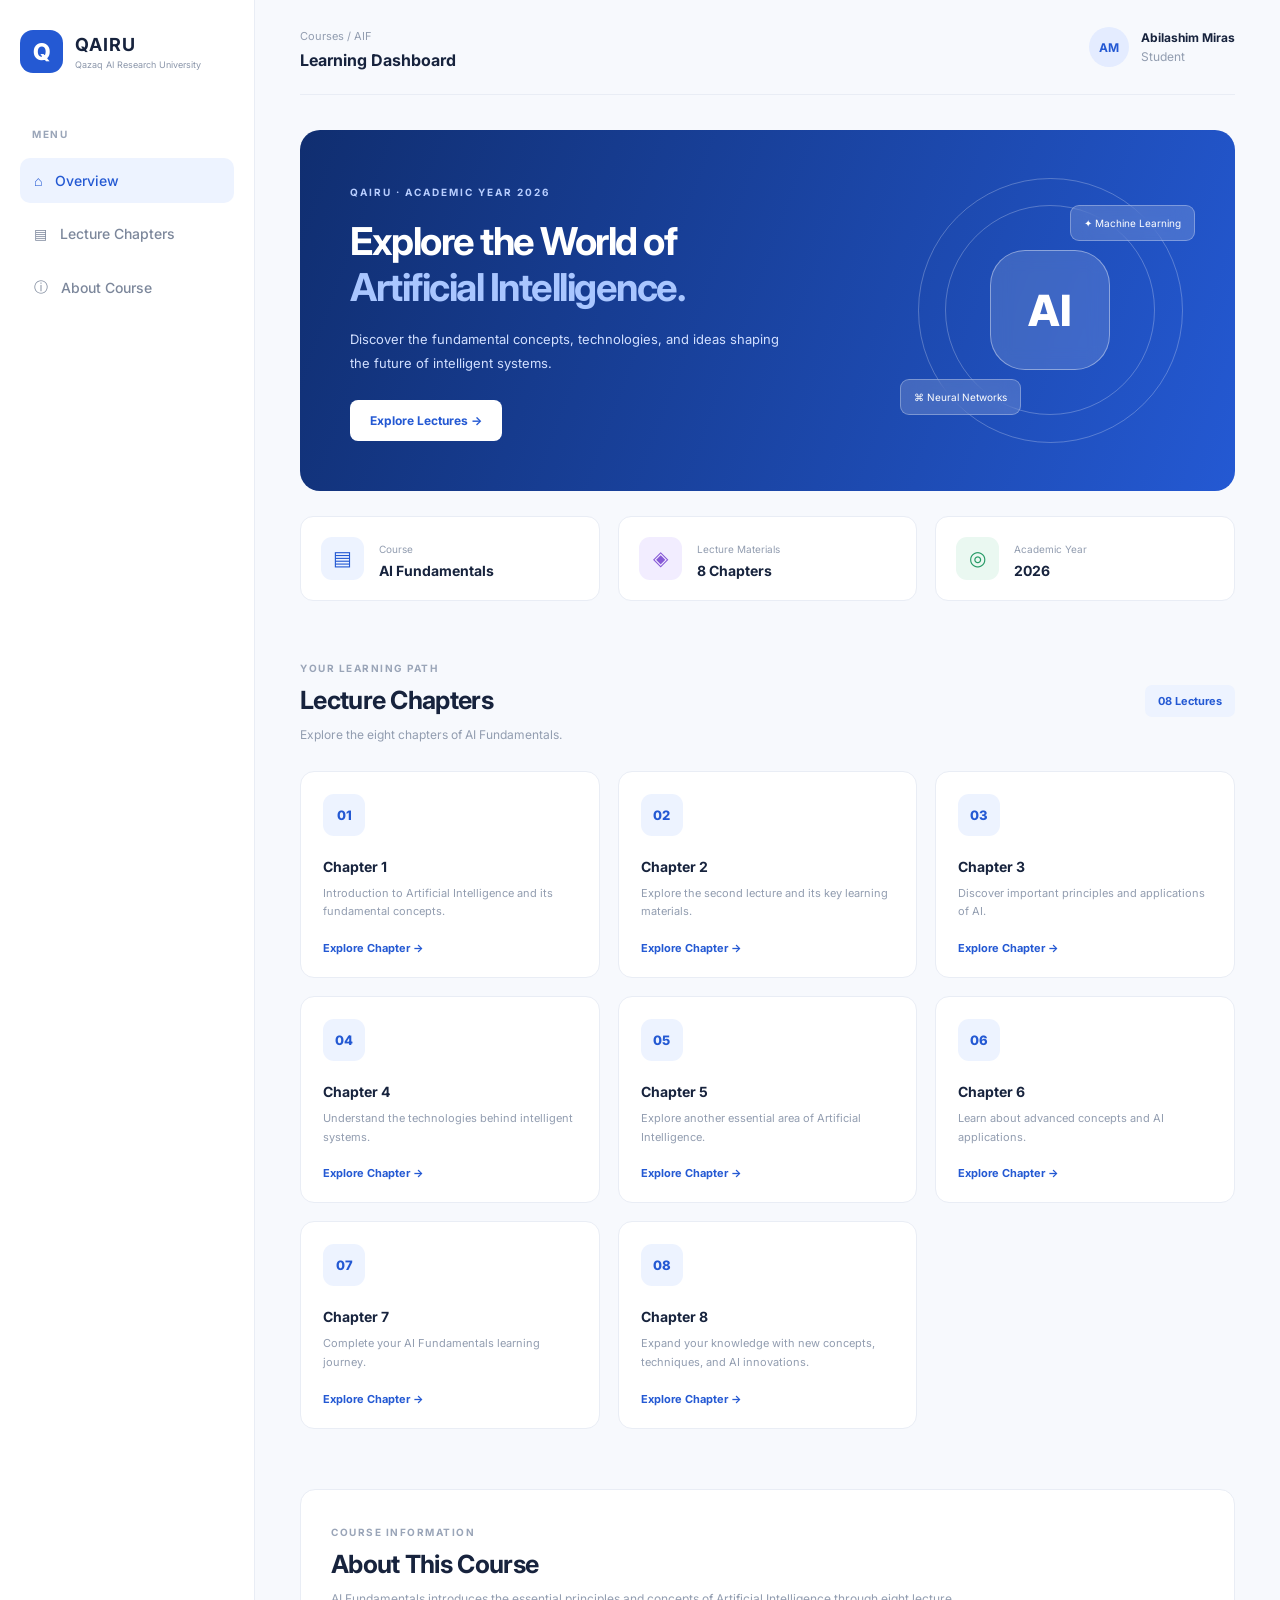
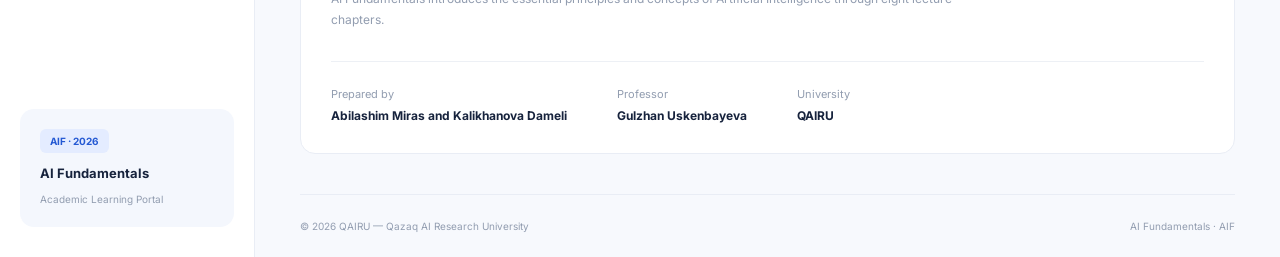
<file: index.html>
<!DOCTYPE html>
<html lang="en">
<head>
    <meta charset="UTF-8">
    <meta name="viewport" content="width=device-width, initial-scale=1.0">
    <title>AI Fundamentals | QAIRU</title>
    <link rel="stylesheet" href="style.css">
    <link rel="preconnect" href="https://fonts.googleapis.com">
    <link href="https://fonts.googleapis.com/css2?family=Inter:wght@400;500;600;700;800&display=swap" rel="stylesheet">
</head>
<body>

<div class="dashboard">

    <aside class="sidebar">
        <div class="logo">
            <div class="logo-icon">Q</div>
            <div>
                <h2>QAIRU</h2>
                <span>Qazaq AI Research University</span>
            </div>
        </div>

        <div class="menu-label">MENU</div>

        <nav>
            <a href="#" class="nav-item active">⌂ <span>Overview</span></a>
            <a href="#chapters" class="nav-item">▤ <span>Lecture Chapters</span></a>
            <a href="#about" class="nav-item">ⓘ <span>About Course</span></a>
        </nav>

        <div class="sidebar-bottom">
            <div class="course-badge">AIF · 2026</div>
            <p>AI Fundamentals</p>
            <span>Academic Learning Portal</span>
        </div>
    </aside>

    <main class="main-content">

        <header class="topbar">
            <div>
                <span class="breadcrumb">Courses / AIF</span>
                <h3>Learning Dashboard</h3>
            </div>
            <div class="profile">
                <div class="avatar">AM</div>
                <div>
                    <strong>Abilashim Miras</strong>
                    <span>Student</span>
                </div>
            </div>
        </header>

        <section class="welcome">
            <div class="welcome-text">
                <span class="eyebrow">QAIRU · ACADEMIC YEAR 2026</span>
                <h1>Explore the World of<br><span>Artificial Intelligence.</span></h1>
                <p>
                    Discover the fundamental concepts, technologies,
                    and ideas shaping the future of intelligent systems.
                </p>
                <a href="#chapters" class="primary-btn">Explore Lectures →</a>
            </div>

            <div class="welcome-art">
                <div class="orbit orbit-one"></div>
                <div class="orbit orbit-two"></div>
                <div class="ai-symbol">AI</div>
                <div class="floating-card card-one">✦ Machine Learning</div>
                <div class="floating-card card-two">⌘ Neural Networks</div>
            </div>
        </section>

        <section class="course-info">
            <div class="info-card">
                <div class="info-icon blue">▤</div>
                <div>
                    <span>Course</span>
                    <h3>AI Fundamentals</h3>
                </div>
            </div>

            <div class="info-card">
                <div class="info-icon purple">◈</div>
                <div>
                    <span>Lecture Materials</span>
                    <h3>8 Chapters</h3>
                </div>
            </div>

            <div class="info-card">
                <div class="info-icon green">◎</div>
                <div>
                    <span>Academic Year</span>
                    <h3>2026</h3>
                </div>
            </div>
        </section>

        <section class="chapters-section" id="chapters">
            <div class="section-heading">
                <div>
                    <span class="section-label">YOUR LEARNING PATH</span>
                    <h2>Lecture Chapters</h2>
                    <p>Explore the eight chapters of AI Fundamentals.</p>
                </div>
                <span class="chapter-count">08 Lectures</span>
            </div>

            <div class="chapter-grid" id="chapterGrid"></div>
        </section>

        <section class="about-section" id="about">
            <span class="section-label">COURSE INFORMATION</span>
            <h2>About This Course</h2>
            <p>
                AI Fundamentals introduces the essential principles
                and concepts of Artificial Intelligence through
                eight lecture chapters.
            </p>

            <div class="credits">
                <div>
                    <span>Prepared by</span>
                    <strong>Abilashim Miras and Kalikhanova Dameli</strong>
                </div>
                <div>
                    <span>Professor</span>
                    <strong>Gulzhan Uskenbayeva</strong>
                </div>
                <div>
                    <span>University</span>
                    <strong>QAIRU</strong>
                </div>
            </div>
        </section>

        <footer>
            <span>© 2026 QAIRU — Qazaq AI Research University</span>
            <span>AI Fundamentals · AIF</span>
        </footer>

    </main>
</div>

<script src="script.js"></script>
</body>
</html>
</file>
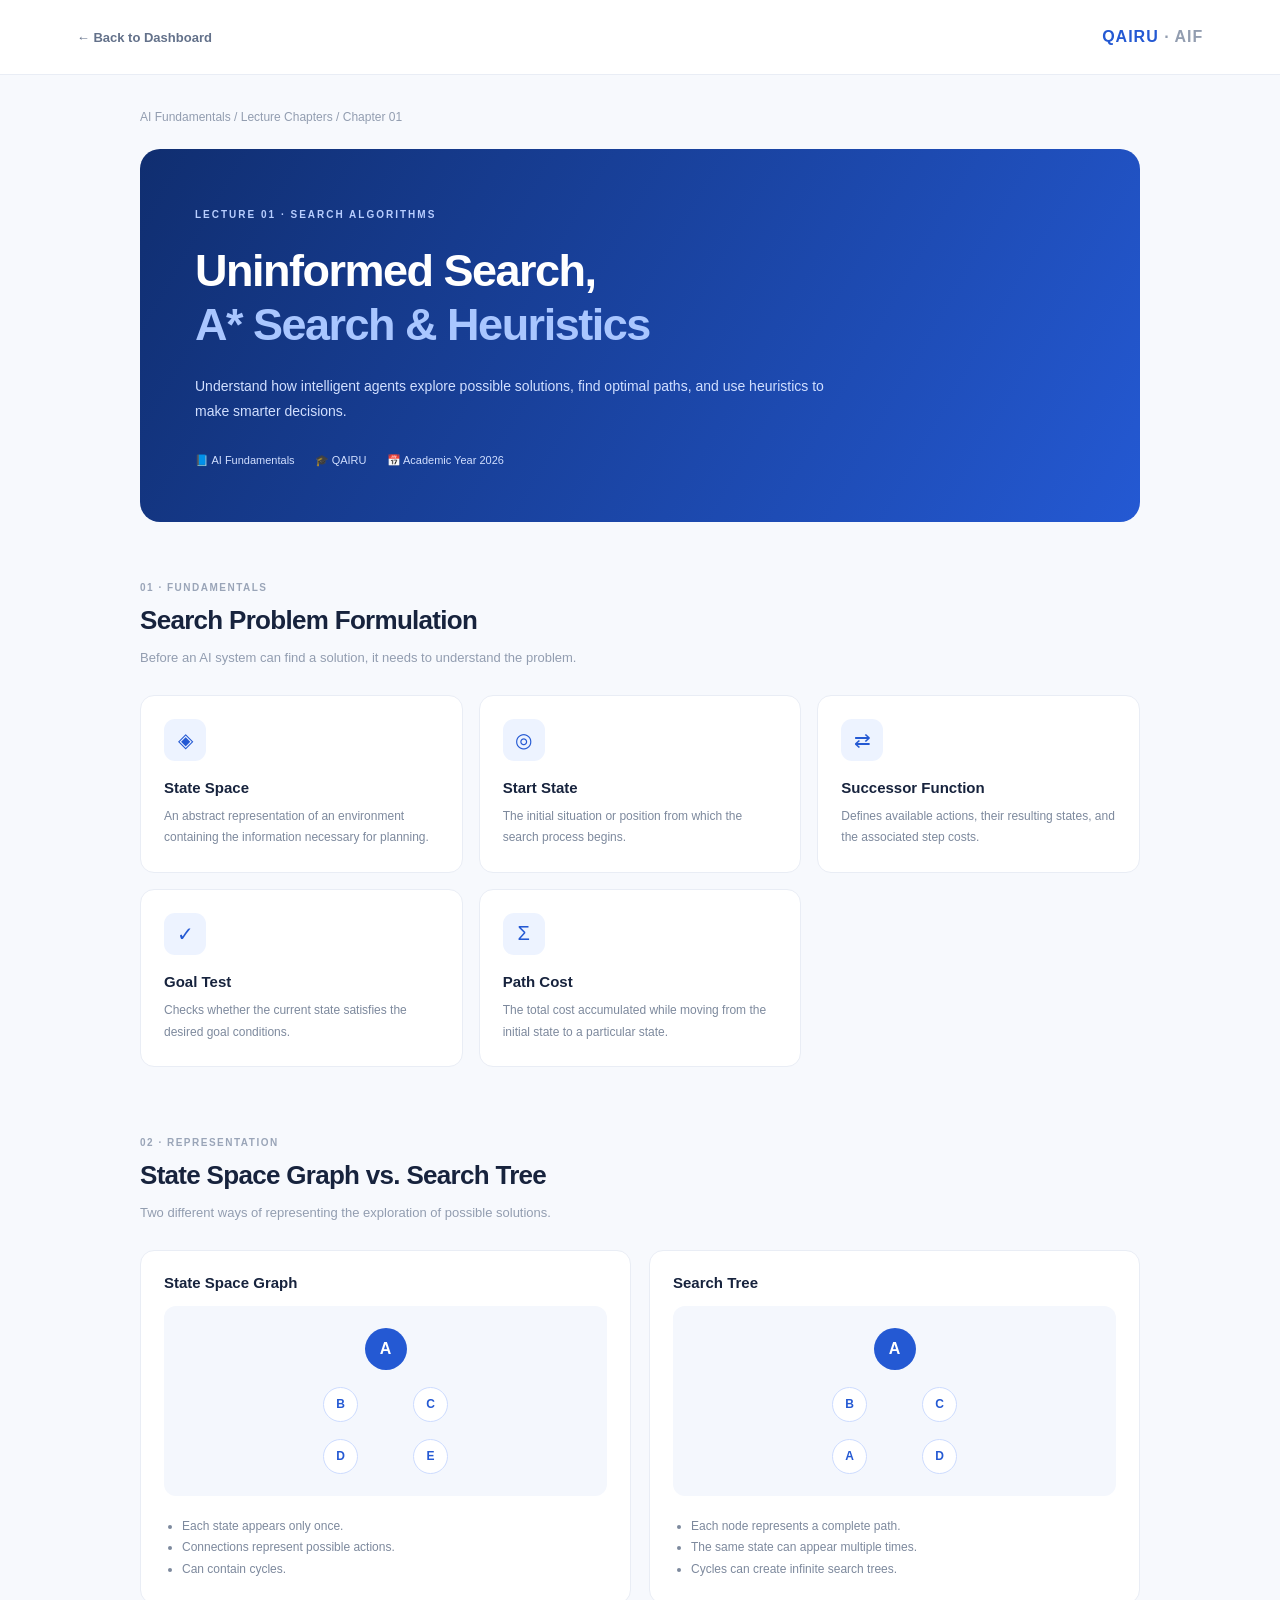
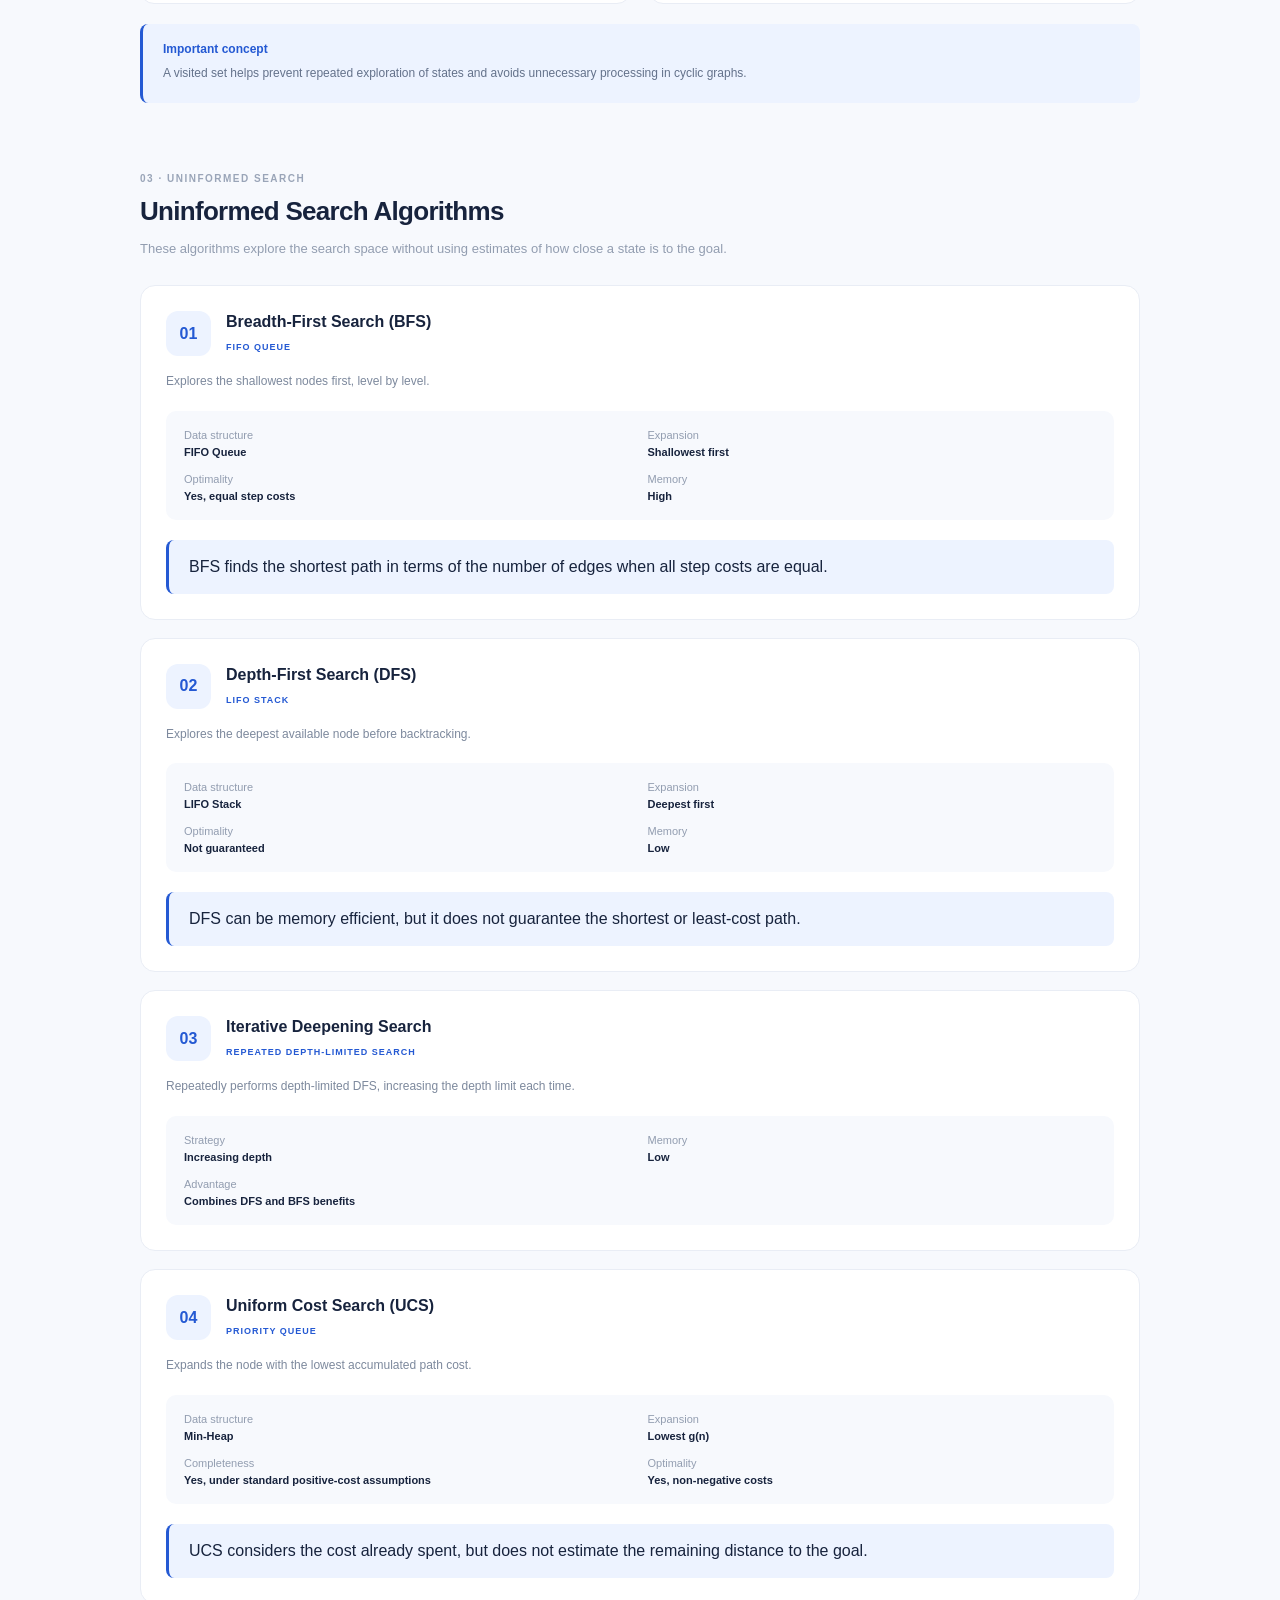
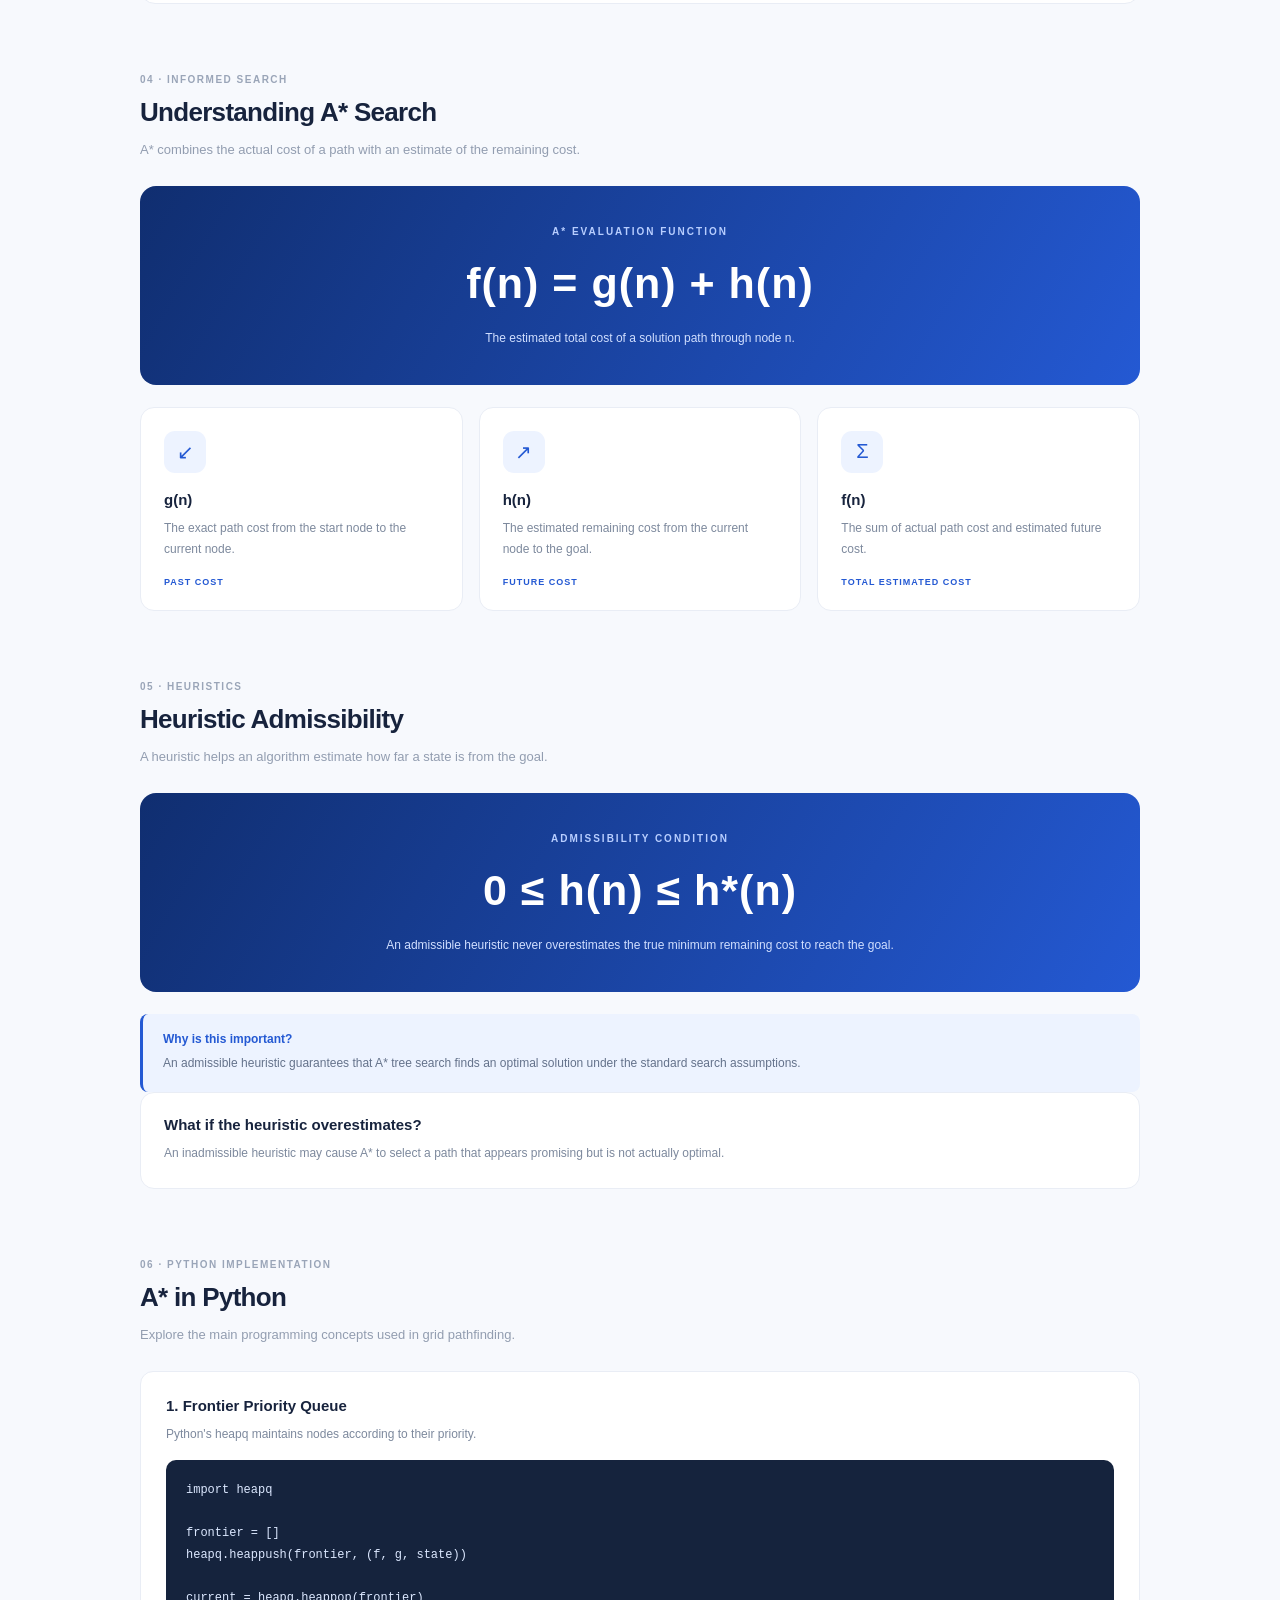
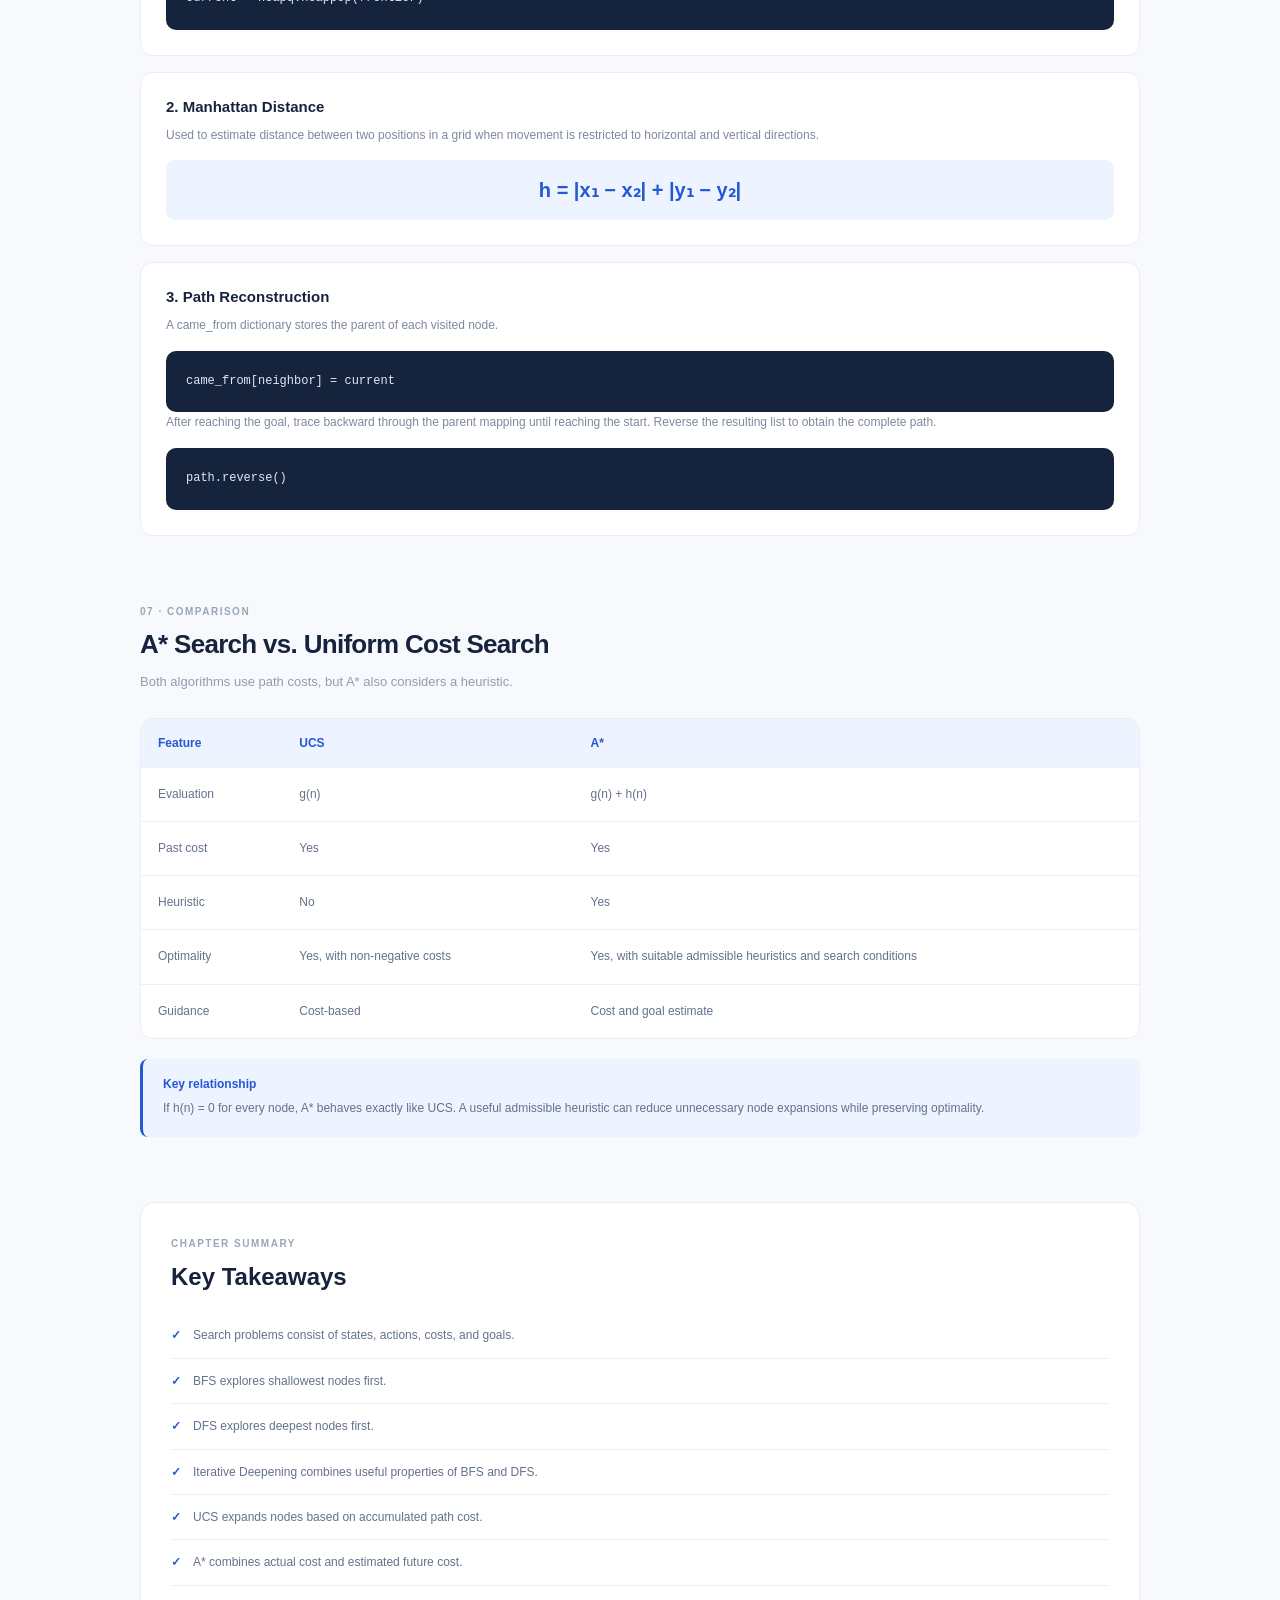
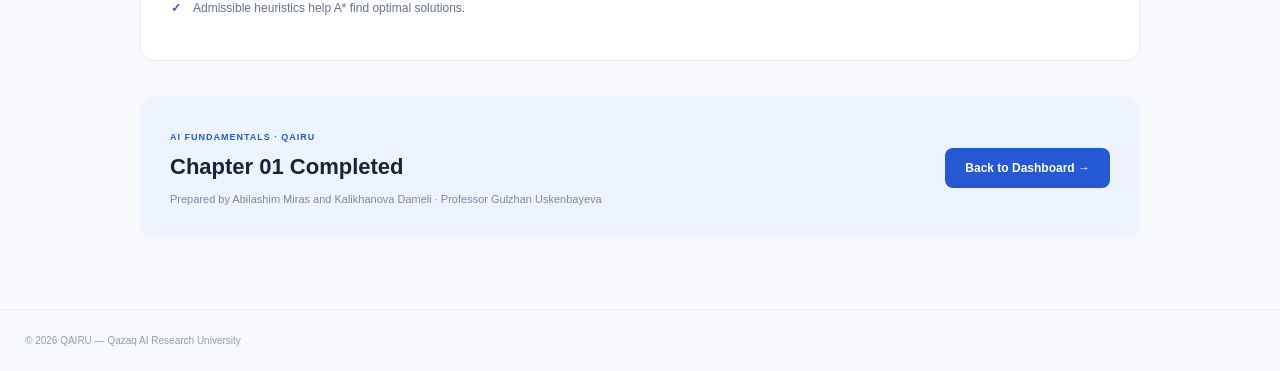
<file: chapters/chapter1.html>
<!DOCTYPE html>
<html lang="en">
<head>
    <meta charset="UTF-8">
    <meta name="viewport" content="width=device-width, initial-scale=1.0">
    <title>Chapter 1 | AI Fundamentals</title>
    <link rel="stylesheet" href="../style.css">
</head>
<body class="lesson-page">

<header class="lesson-topbar">
    <a href="../index.html" class="back-link">← Back to Dashboard</a>
    <div class="lesson-brand">QAIRU <span>· AIF</span></div>
</header>

<main class="lesson-container">

    <div class="lesson-breadcrumb">
        AI Fundamentals / Lecture Chapters / Chapter 01
    </div>

    <section class="lesson-hero">
        <span class="lesson-tag">LECTURE 01 · SEARCH ALGORITHMS</span>
        <h1>Uninformed Search,<br><span>A* Search & Heuristics</span></h1>
        <p>
            Understand how intelligent agents explore possible solutions,
            find optimal paths, and use heuristics to make smarter decisions.
        </p>
        <div class="lesson-meta">
            <span>📘 AI Fundamentals</span>
            <span>🎓 QAIRU</span>
            <span>📅 Academic Year 2026</span>
        </div>
    </section>

    <section class="lesson-section">
        <div class="lesson-heading">
            <span class="section-label">01 · FUNDAMENTALS</span>
            <h2>Search Problem Formulation</h2>
            <p>Before an AI system can find a solution, it needs to understand the problem.</p>
        </div>

        <div class="concept-grid">
            <article class="concept-card">
                <span class="concept-icon">◈</span>
                <h3>State Space</h3>
                <p>An abstract representation of an environment containing the information necessary for planning.</p>
            </article>

            <article class="concept-card">
                <span class="concept-icon">◎</span>
                <h3>Start State</h3>
                <p>The initial situation or position from which the search process begins.</p>
            </article>

            <article class="concept-card">
                <span class="concept-icon">⇄</span>
                <h3>Successor Function</h3>
                <p>Defines available actions, their resulting states, and the associated step costs.</p>
            </article>

            <article class="concept-card">
                <span class="concept-icon">✓</span>
                <h3>Goal Test</h3>
                <p>Checks whether the current state satisfies the desired goal conditions.</p>
            </article>

            <article class="concept-card">
                <span class="concept-icon">Σ</span>
                <h3>Path Cost</h3>
                <p>The total cost accumulated while moving from the initial state to a particular state.</p>
            </article>
        </div>
    </section>

    <section class="lesson-section">
        <div class="lesson-heading">
            <span class="section-label">02 · REPRESENTATION</span>
            <h2>State Space Graph vs. Search Tree</h2>
            <p>Two different ways of representing the exploration of possible solutions.</p>
        </div>

        <div class="comparison-grid">
            <article class="comparison-card">
                <h3>State Space Graph</h3>
                <div class="diagram-box">
                    <div class="diagram-node">A</div>
                    <div class="diagram-branches">
                        <span>B</span>
                        <span>C</span>
                    </div>
                    <div class="diagram-branches">
                        <span>D</span>
                        <span>E</span>
                    </div>
                </div>
                <ul>
                    <li>Each state appears only once.</li>
                    <li>Connections represent possible actions.</li>
                    <li>Can contain cycles.</li>
                </ul>
            </article>

            <article class="comparison-card">
                <h3>Search Tree</h3>
                <div class="diagram-box">
                    <div class="diagram-node">A</div>
                    <div class="diagram-branches">
                        <span>B</span>
                        <span>C</span>
                    </div>
                    <div class="diagram-branches">
                        <span>A</span>
                        <span>D</span>
                    </div>
                </div>
                <ul>
                    <li>Each node represents a complete path.</li>
                    <li>The same state can appear multiple times.</li>
                    <li>Cycles can create infinite search trees.</li>
                </ul>
            </article>
        </div>

        <div class="note-box">
            <strong>Important concept</strong>
            <p>
                A visited set helps prevent repeated exploration of states
                and avoids unnecessary processing in cyclic graphs.
            </p>
        </div>
    </section>

    <section class="lesson-section">
        <div class="lesson-heading">
            <span class="section-label">03 · UNINFORMED SEARCH</span>
            <h2>Uninformed Search Algorithms</h2>
            <p>These algorithms explore the search space without using estimates of how close a state is to the goal.</p>
        </div>

        <div class="algorithm-card">
            <div class="algorithm-header">
                <span class="algorithm-number">01</span>
                <div>
                    <h3>Breadth-First Search (BFS)</h3>
                    <span class="algorithm-type">FIFO QUEUE</span>
                </div>
            </div>
            <p>Explores the shallowest nodes first, level by level.</p>
            <div class="algorithm-details">
                <div><span>Data structure</span><strong>FIFO Queue</strong></div>
                <div><span>Expansion</span><strong>Shallowest first</strong></div>
                <div><span>Optimality</span><strong>Yes, equal step costs</strong></div>
                <div><span>Memory</span><strong>High</strong></div>
            </div>
            <div class="note-box">
                BFS finds the shortest path in terms of the number of edges when all step costs are equal.
            </div>
        </div>

        <div class="algorithm-card">
            <div class="algorithm-header">
                <span class="algorithm-number">02</span>
                <div>
                    <h3>Depth-First Search (DFS)</h3>
                    <span class="algorithm-type">LIFO STACK</span>
                </div>
            </div>
            <p>Explores the deepest available node before backtracking.</p>
            <div class="algorithm-details">
                <div><span>Data structure</span><strong>LIFO Stack</strong></div>
                <div><span>Expansion</span><strong>Deepest first</strong></div>
                <div><span>Optimality</span><strong>Not guaranteed</strong></div>
                <div><span>Memory</span><strong>Low</strong></div>
            </div>
            <div class="note-box">
                DFS can be memory efficient, but it does not guarantee the shortest or least-cost path.
            </div>
        </div>

        <div class="algorithm-card">
            <div class="algorithm-header">
                <span class="algorithm-number">03</span>
                <div>
                    <h3>Iterative Deepening Search</h3>
                    <span class="algorithm-type">REPEATED DEPTH-LIMITED SEARCH</span>
                </div>
            </div>
            <p>Repeatedly performs depth-limited DFS, increasing the depth limit each time.</p>
            <div class="algorithm-details">
                <div><span>Strategy</span><strong>Increasing depth</strong></div>
                <div><span>Memory</span><strong>Low</strong></div>
                <div><span>Advantage</span><strong>Combines DFS and BFS benefits</strong></div>
            </div>
        </div>

        <div class="algorithm-card">
            <div class="algorithm-header">
                <span class="algorithm-number">04</span>
                <div>
                    <h3>Uniform Cost Search (UCS)</h3>
                    <span class="algorithm-type">PRIORITY QUEUE</span>
                </div>
            </div>
            <p>Expands the node with the lowest accumulated path cost.</p>
            <div class="algorithm-details">
                <div><span>Data structure</span><strong>Min-Heap</strong></div>
                <div><span>Expansion</span><strong>Lowest g(n)</strong></div>
                <div><span>Completeness</span><strong>Yes, under standard positive-cost assumptions</strong></div>
                <div><span>Optimality</span><strong>Yes, non-negative costs</strong></div>
            </div>
            <div class="note-box">
                UCS considers the cost already spent, but does not estimate the remaining distance to the goal.
            </div>
        </div>
    </section>

    <section class="lesson-section">
        <div class="lesson-heading">
            <span class="section-label">04 · INFORMED SEARCH</span>
            <h2>Understanding A* Search</h2>
            <p>A* combines the actual cost of a path with an estimate of the remaining cost.</p>
        </div>

        <div class="formula-card">
            <span class="formula-label">A* EVALUATION FUNCTION</span>
            <div class="main-formula">f(n) = g(n) + h(n)</div>
            <p>The estimated total cost of a solution path through node n.</p>
        </div>

        <div class="concept-grid">
            <article class="concept-card">
                <span class="concept-icon">↙</span>
                <h3>g(n)</h3>
                <p>The exact path cost from the start node to the current node.</p>
                <span class="concept-caption">PAST COST</span>
            </article>

            <article class="concept-card">
                <span class="concept-icon">↗</span>
                <h3>h(n)</h3>
                <p>The estimated remaining cost from the current node to the goal.</p>
                <span class="concept-caption">FUTURE COST</span>
            </article>

            <article class="concept-card">
                <span class="concept-icon">Σ</span>
                <h3>f(n)</h3>
                <p>The sum of actual path cost and estimated future cost.</p>
                <span class="concept-caption">TOTAL ESTIMATED COST</span>
            </article>
        </div>
    </section>

    <section class="lesson-section">
        <div class="lesson-heading">
            <span class="section-label">05 · HEURISTICS</span>
            <h2>Heuristic Admissibility</h2>
            <p>A heuristic helps an algorithm estimate how far a state is from the goal.</p>
        </div>

        <div class="formula-card">
            <span class="formula-label">ADMISSIBILITY CONDITION</span>
            <div class="main-formula">0 ≤ h(n) ≤ h*(n)</div>
            <p>
                An admissible heuristic never overestimates the true minimum
                remaining cost to reach the goal.
            </p>
        </div>

        <div class="note-box">
            <strong>Why is this important?</strong>
            <p>
                An admissible heuristic guarantees that A* tree search
                finds an optimal solution under the standard search assumptions.
            </p>
        </div>

        <div class="concept-card">
            <h3>What if the heuristic overestimates?</h3>
            <p>
                An inadmissible heuristic may cause A* to select a path that
                appears promising but is not actually optimal.
            </p>
        </div>
    </section>

    <section class="lesson-section">
        <div class="lesson-heading">
            <span class="section-label">06 · PYTHON IMPLEMENTATION</span>
            <h2>A* in Python</h2>
            <p>Explore the main programming concepts used in grid pathfinding.</p>
        </div>

        <div class="code-concept">
            <h3>1. Frontier Priority Queue</h3>
            <p>Python's heapq maintains nodes according to their priority.</p>
            <pre><code>import heapq

frontier = []
heapq.heappush(frontier, (f, g, state))

current = heapq.heappop(frontier)</code></pre>
        </div>

        <div class="code-concept">
            <h3>2. Manhattan Distance</h3>
            <p>Used to estimate distance between two positions in a grid when movement is restricted to horizontal and vertical directions.</p>
            <div class="formula-inline">
                h = |x₁ − x₂| + |y₁ − y₂|
            </div>
        </div>

        <div class="code-concept">
            <h3>3. Path Reconstruction</h3>
            <p>A came_from dictionary stores the parent of each visited node.</p>
            <pre><code>came_from[neighbor] = current</code></pre>
            <p>
                After reaching the goal, trace backward through the parent
                mapping until reaching the start. Reverse the resulting list
                to obtain the complete path.
            </p>
            <pre><code>path.reverse()</code></pre>
        </div>
    </section>

    <section class="lesson-section">
        <div class="lesson-heading">
            <span class="section-label">07 · COMPARISON</span>
            <h2>A* Search vs. Uniform Cost Search</h2>
            <p>Both algorithms use path costs, but A* also considers a heuristic.</p>
        </div>

        <div class="table-wrapper">
            <table class="lesson-table">
                <thead>
                    <tr>
                        <th>Feature</th>
                        <th>UCS</th>
                        <th>A*</th>
                    </tr>
                </thead>
                <tbody>
                    <tr>
                        <td>Evaluation</td>
                        <td>g(n)</td>
                        <td>g(n) + h(n)</td>
                    </tr>
                    <tr>
                        <td>Past cost</td>
                        <td>Yes</td>
                        <td>Yes</td>
                    </tr>
                    <tr>
                        <td>Heuristic</td>
                        <td>No</td>
                        <td>Yes</td>
                    </tr>
                    <tr>
                        <td>Optimality</td>
                        <td>Yes, with non-negative costs</td>
                        <td>Yes, with suitable admissible heuristics and search conditions</td>
                    </tr>
                    <tr>
                        <td>Guidance</td>
                        <td>Cost-based</td>
                        <td>Cost and goal estimate</td>
                    </tr>
                </tbody>
            </table>
        </div>

        <div class="note-box">
            <strong>Key relationship</strong>
            <p>
                If h(n) = 0 for every node, A* behaves exactly like UCS.
                A useful admissible heuristic can reduce unnecessary node expansions
                while preserving optimality.
            </p>
        </div>
    </section>

    <section class="takeaways">
        <span class="section-label">CHAPTER SUMMARY</span>
        <h2>Key Takeaways</h2>
        <ul>
            <li>Search problems consist of states, actions, costs, and goals.</li>
            <li>BFS explores shallowest nodes first.</li>
            <li>DFS explores deepest nodes first.</li>
            <li>Iterative Deepening combines useful properties of BFS and DFS.</li>
            <li>UCS expands nodes based on accumulated path cost.</li>
            <li>A* combines actual cost and estimated future cost.</li>
            <li>Admissible heuristics help A* find optimal solutions.</li>
        </ul>
    </section>

    <section class="lesson-footer">
        <div>
            <span>AI FUNDAMENTALS · QAIRU</span>
            <h2>Chapter 01 Completed</h2>
            <p>Prepared by Abilashim Miras and Kalikhanova Dameli · Professor Gulzhan Uskenbayeva</p>
        </div>
        <a href="../index.html" class="primary-btn">Back to Dashboard →</a>
    </section>

</main>

<footer class="lesson-bottom">
    © 2026 QAIRU — Qazaq AI Research University
</footer>

</body>
</html>
</file>
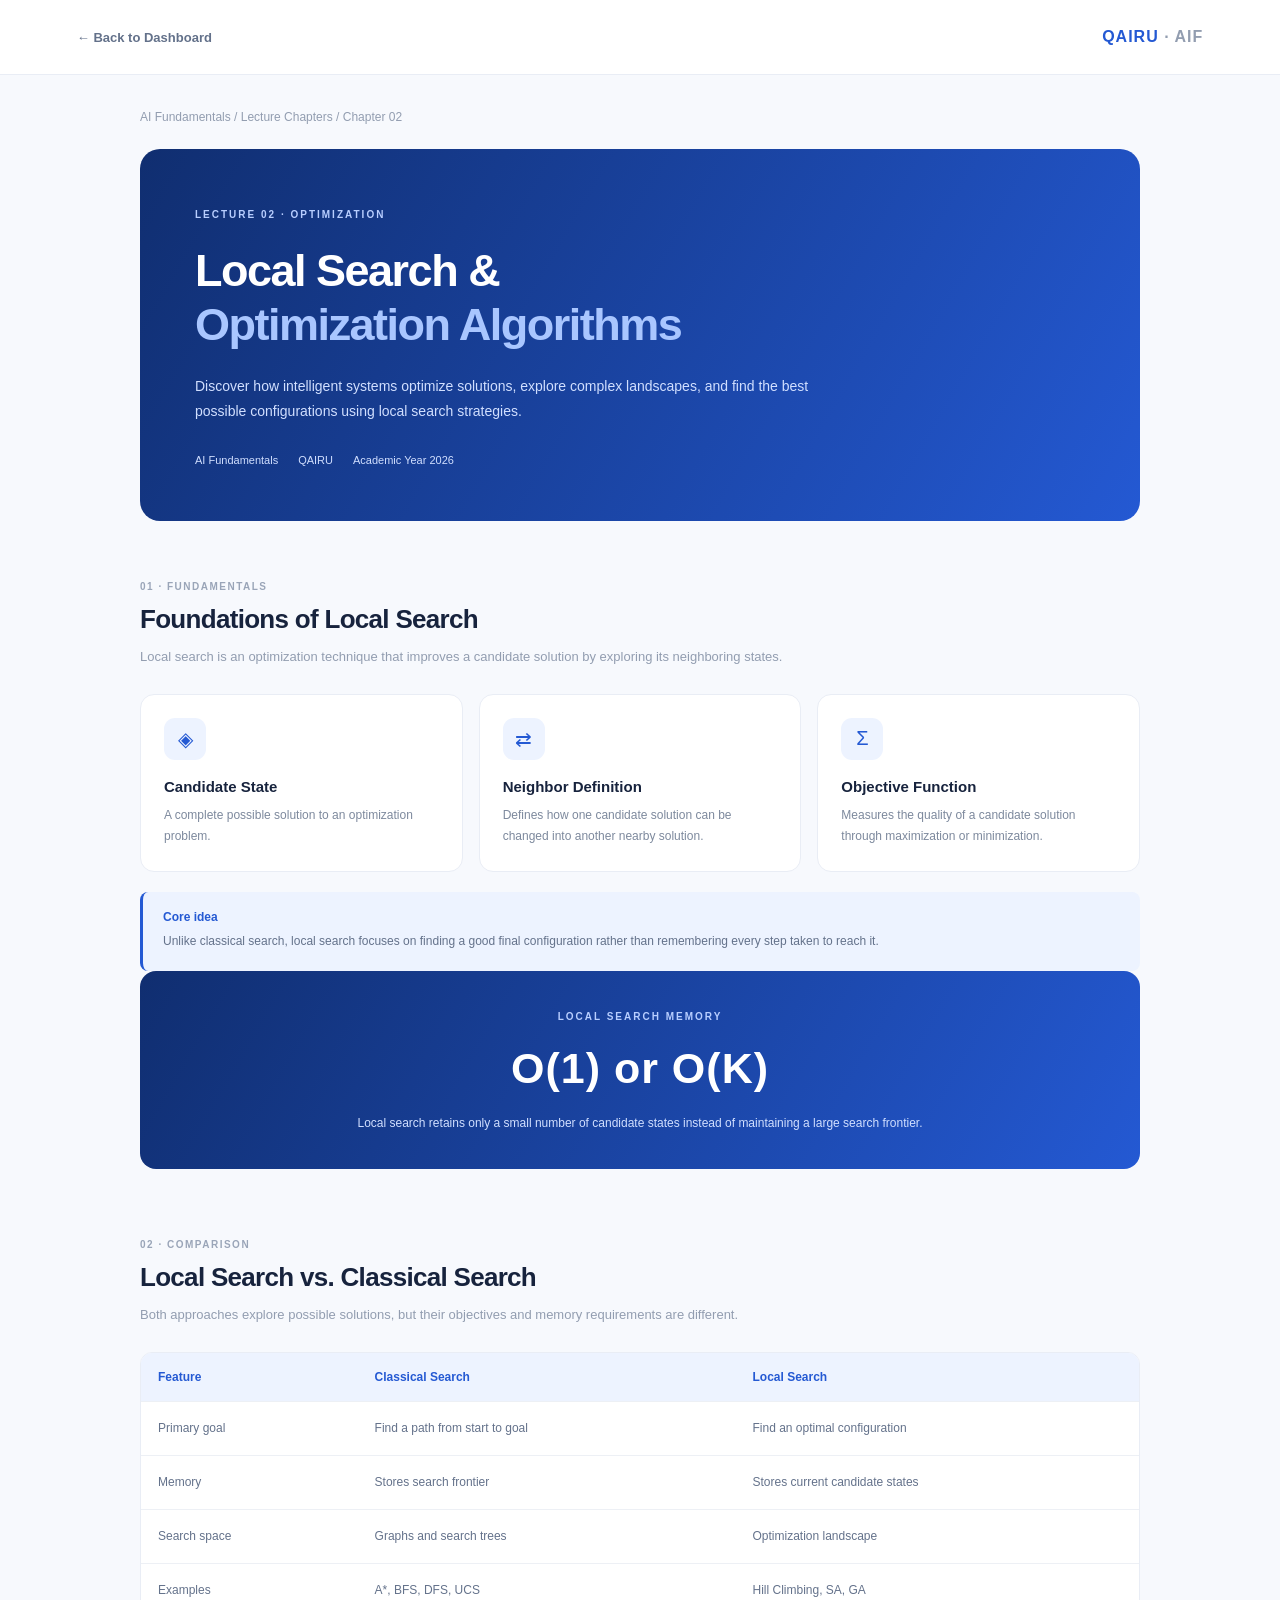
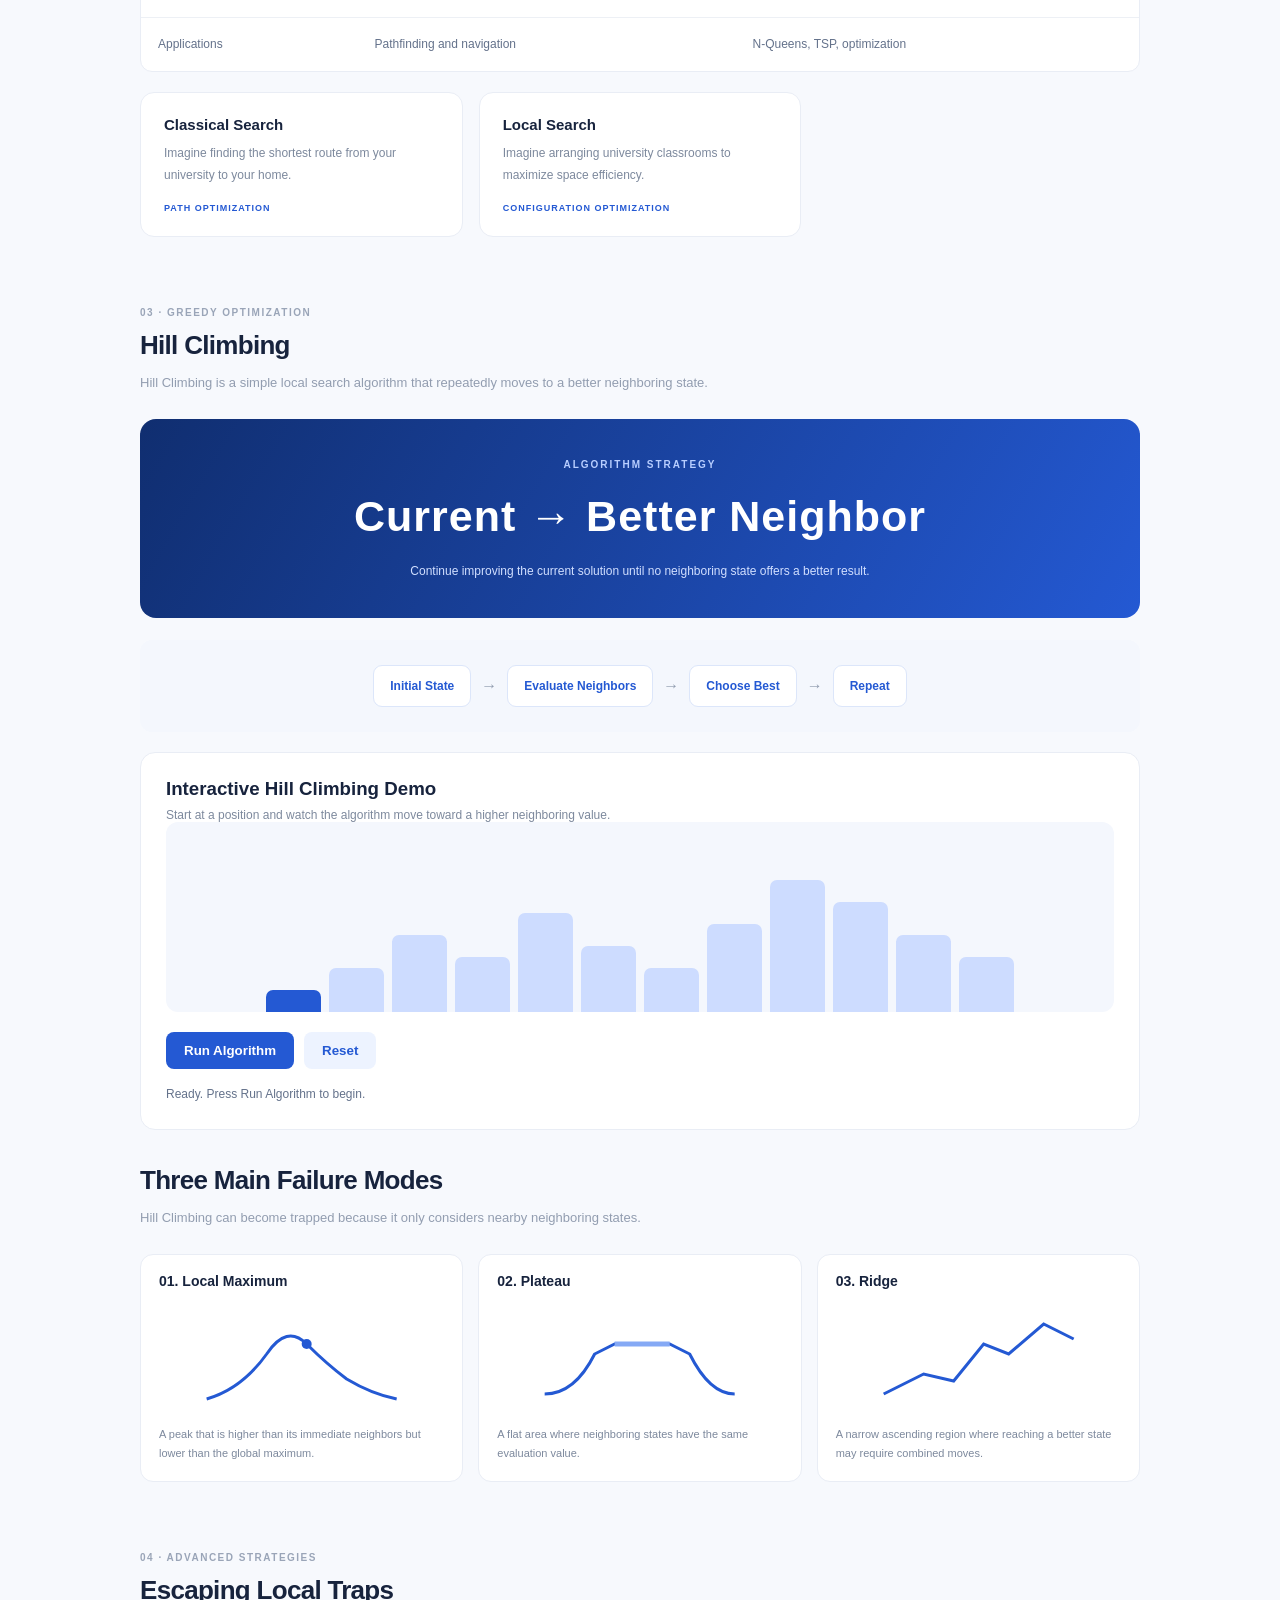
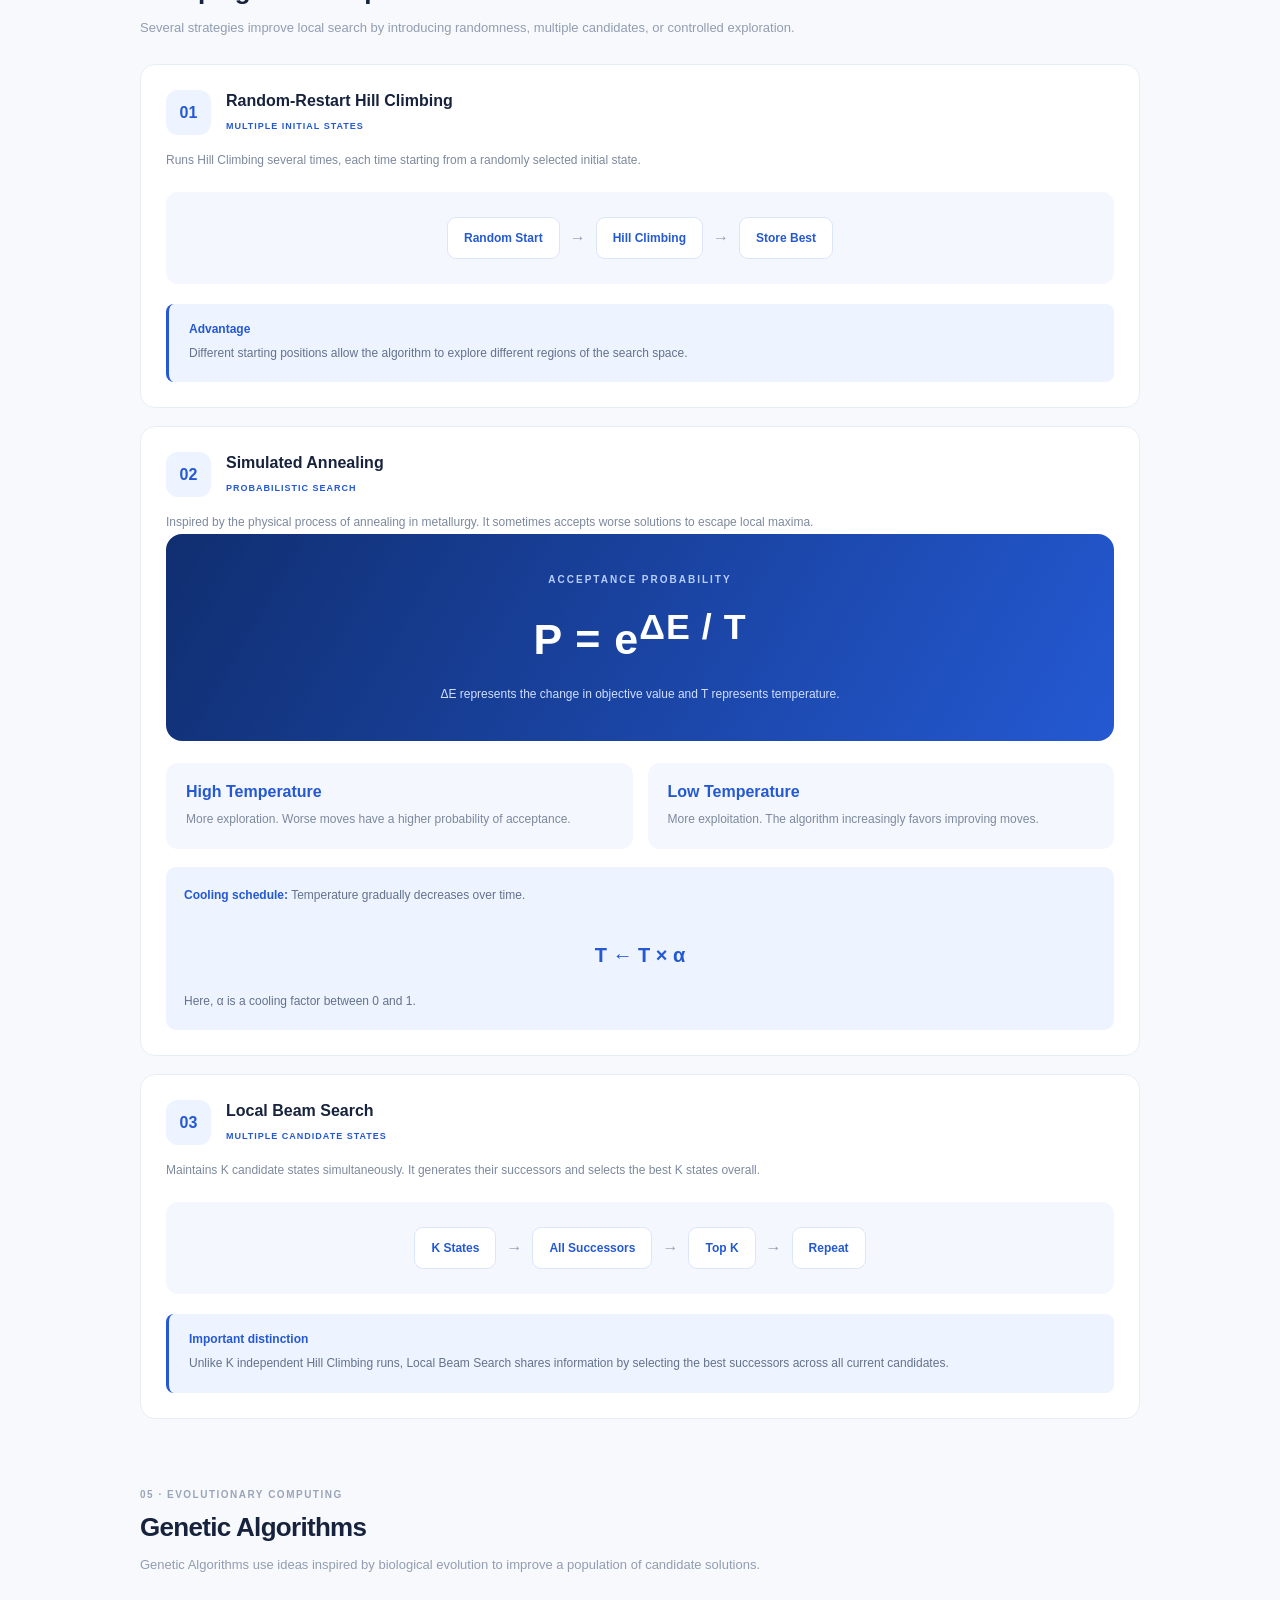
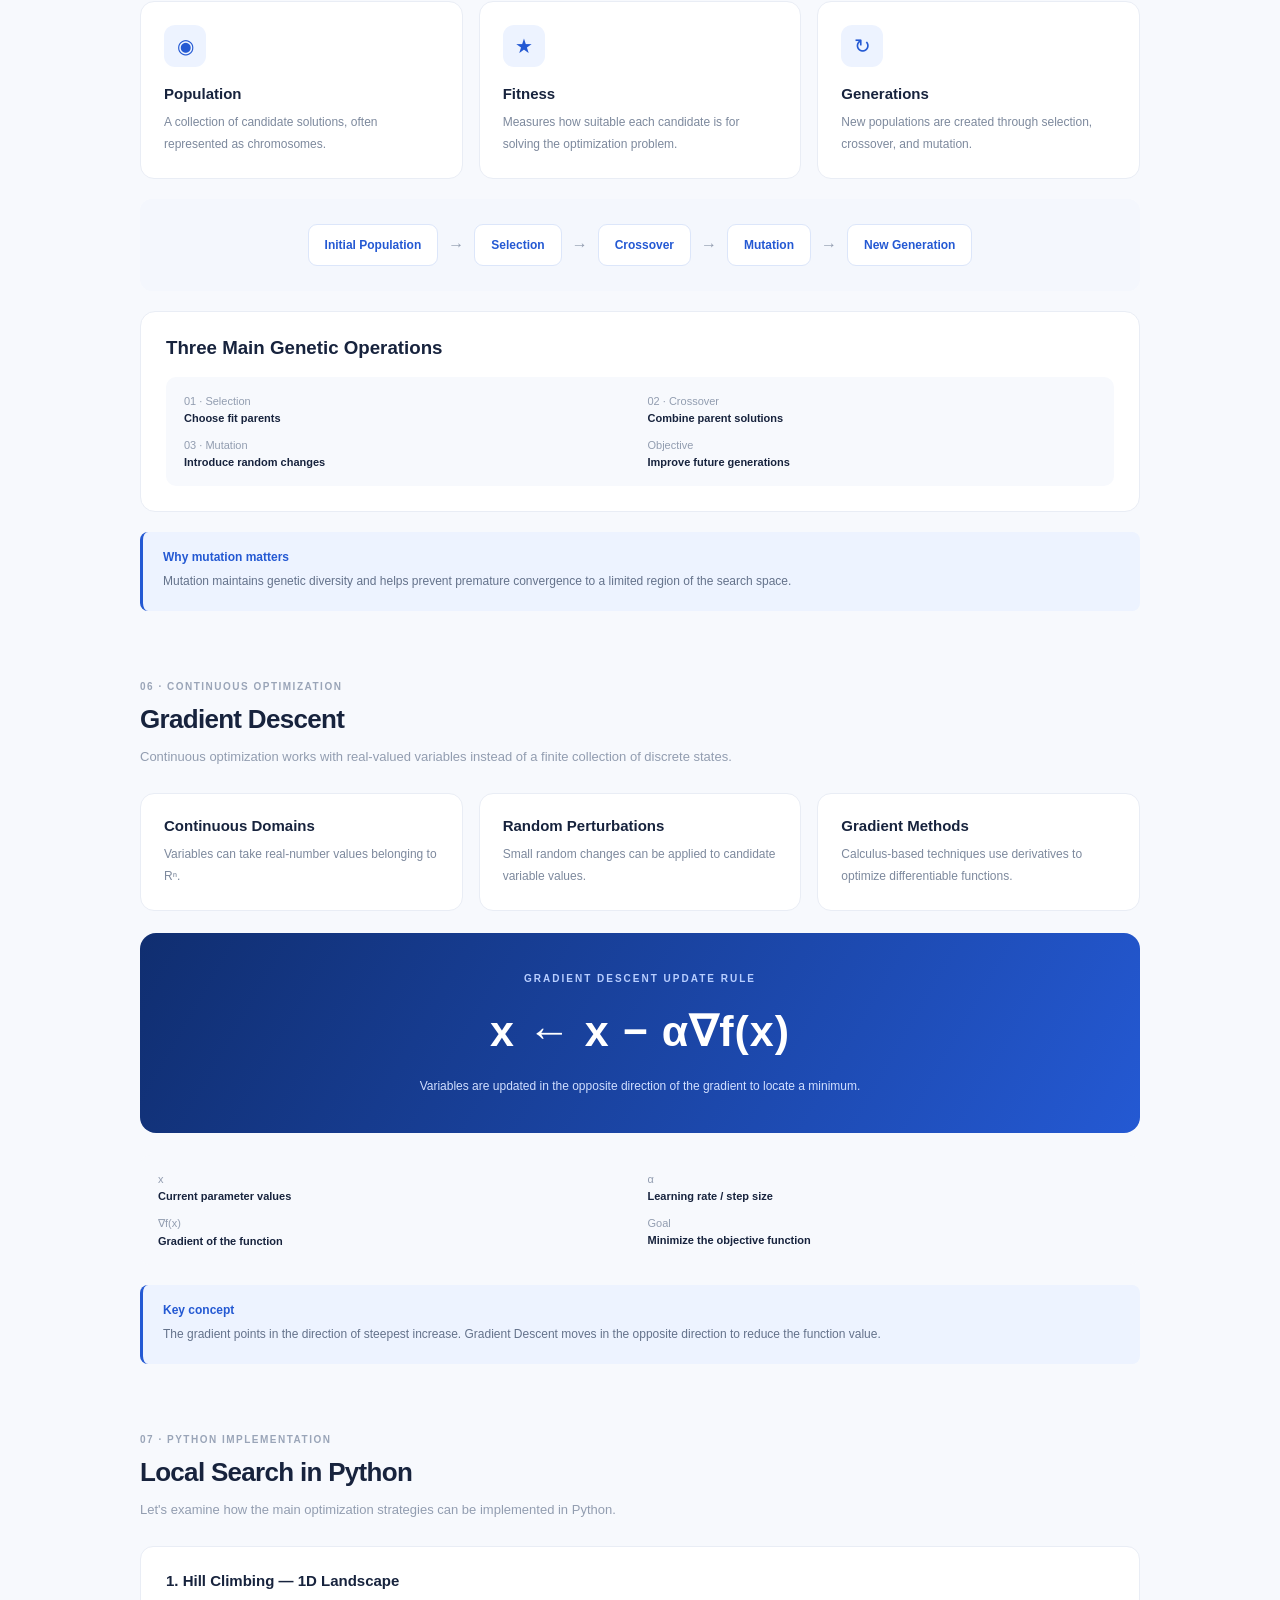
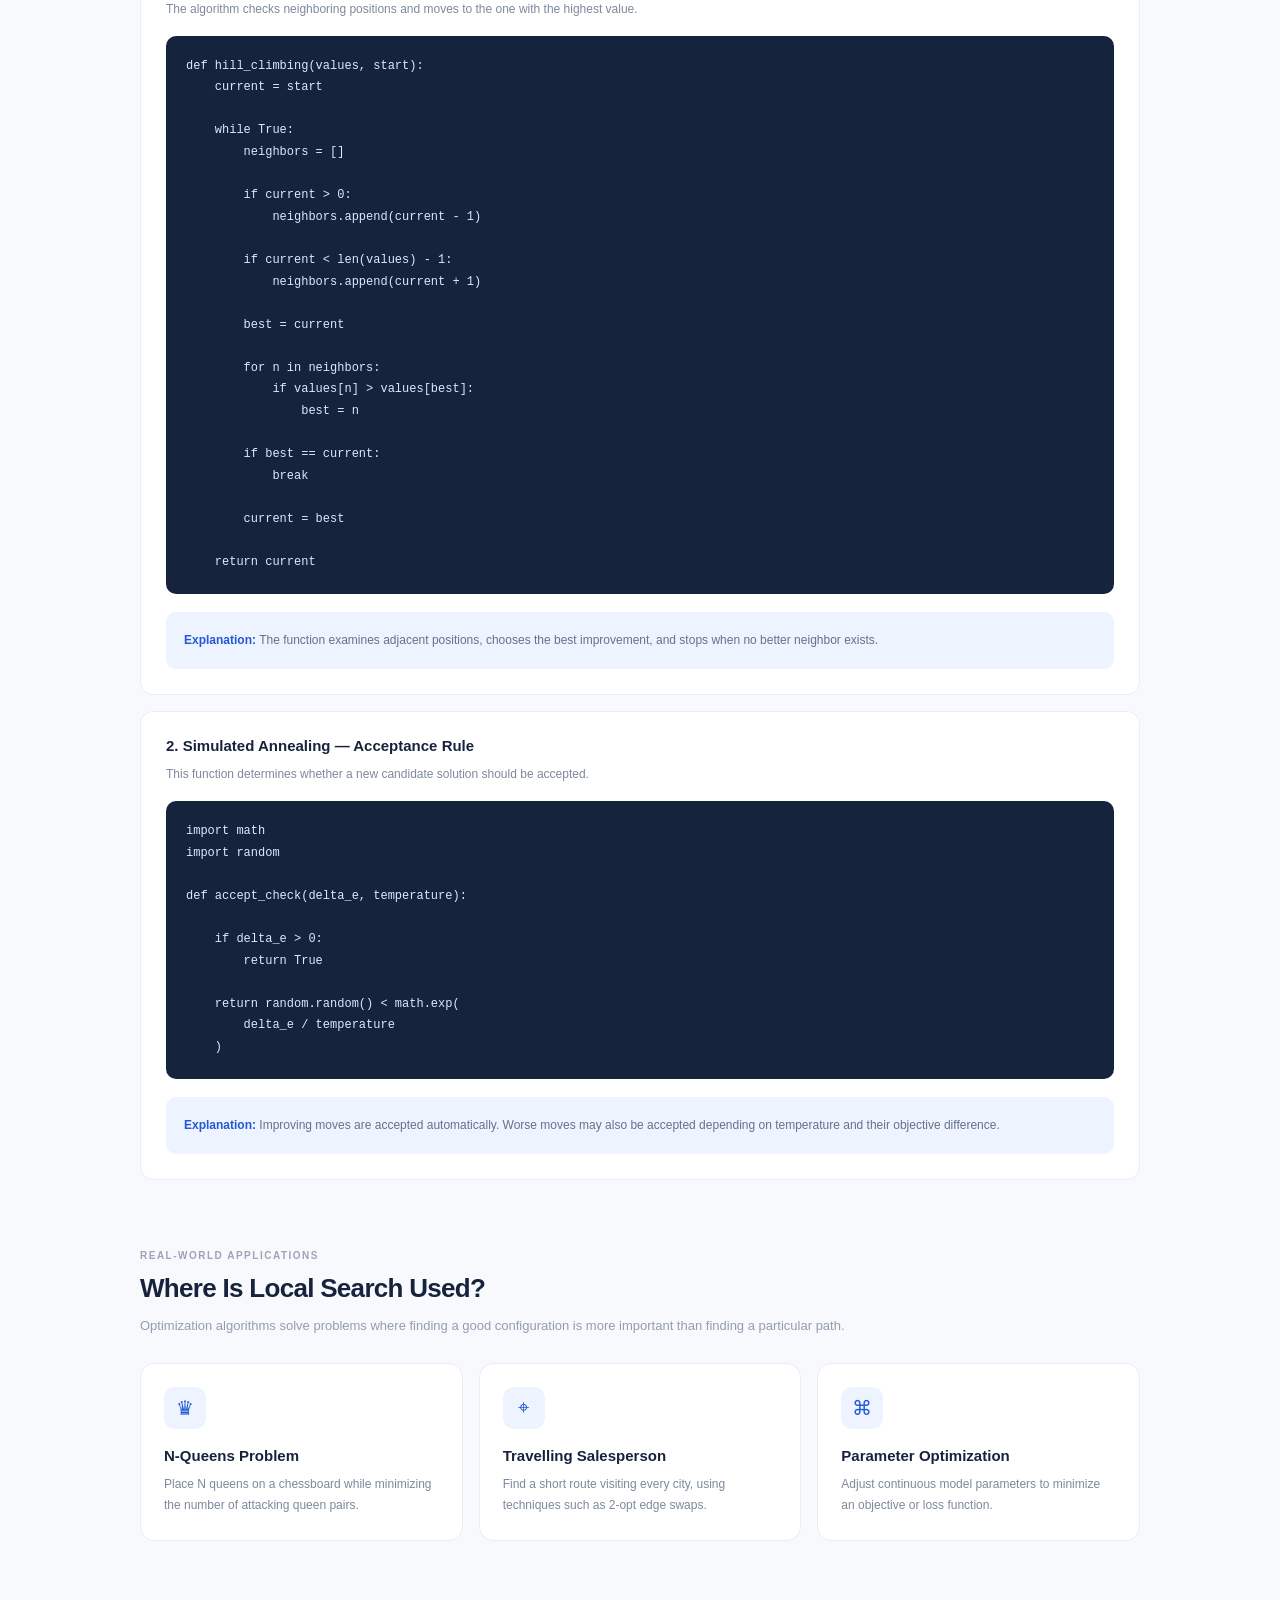
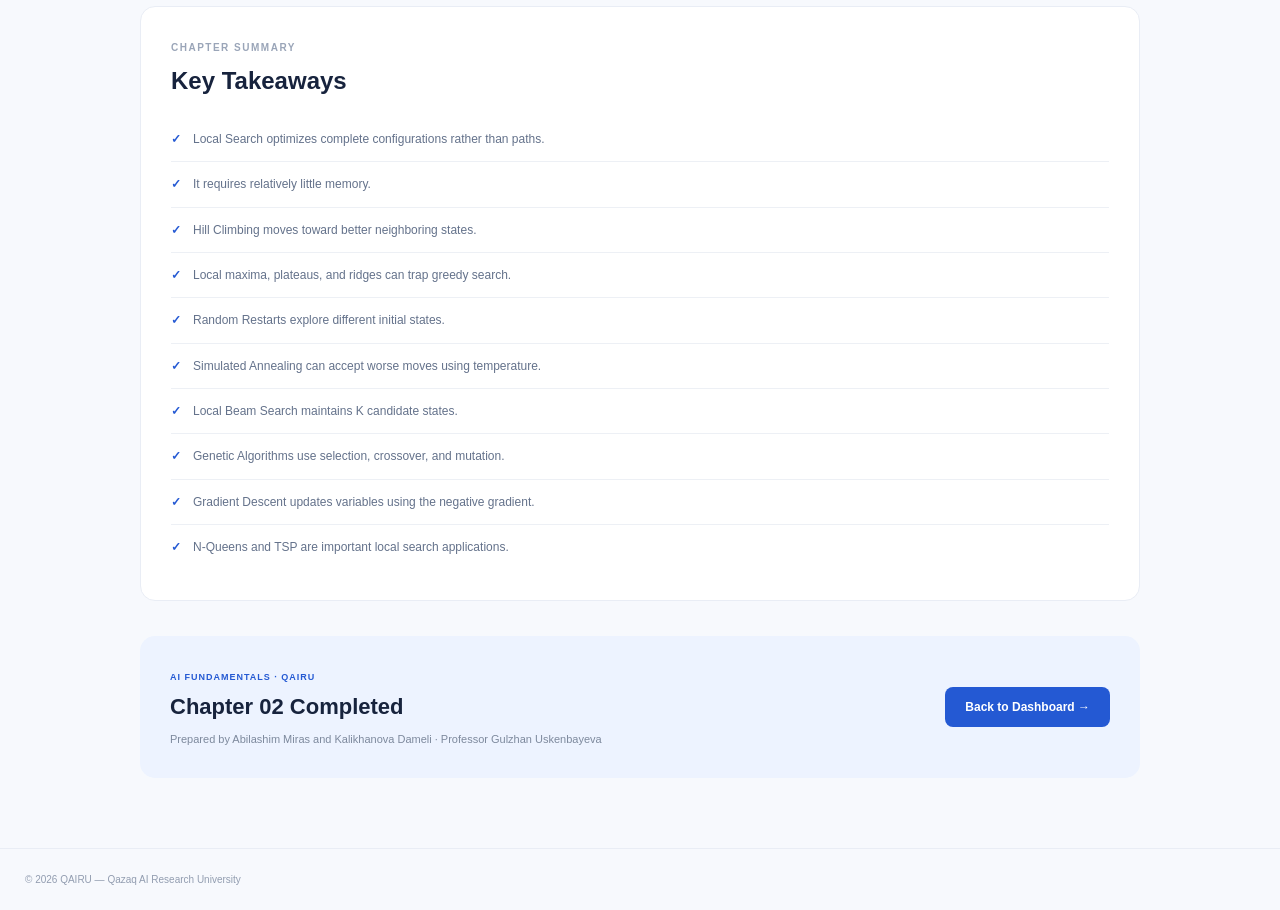
<file: chapters/chapter2.html>
<!DOCTYPE html>
<html lang="en">
<head>
    <meta charset="UTF-8">
    <meta name="viewport" content="width=device-width, initial-scale=1.0">
    <title>Chapter 2 | AI Fundamentals</title>
    <link rel="stylesheet" href="../style.css">

    <style>
        .interactive-panel {
            background: white;
            border: 1px solid #e9edf5;
            border-radius: 15px;
            padding: 25px;
            margin-top: 20px;
        }

        .landscape {
            display: flex;
            align-items: end;
            justify-content: center;
            gap: 8px;
            height: 190px;
            padding: 20px 10px 0;
            background: #f4f7fd;
            border-radius: 12px;
        }

        .landscape-bar {
            flex: 1;
            max-width: 55px;
            background: #cddcff;
            border-radius: 7px 7px 0 0;
            position: relative;
            transition: height .3s;
        }

        .landscape-bar.current {
            background: #2459d3;
        }

        .landscape-bar.visited {
            background: #85a9f5;
        }

        .demo-controls {
            display: flex;
            flex-wrap: wrap;
            gap: 10px;
            margin-top: 20px;
        }

        .demo-controls button {
            border: none;
            background: #2459d3;
            color: white;
            padding: 11px 18px;
            border-radius: 8px;
            cursor: pointer;
            font-weight: 600;
        }

        .demo-controls button.secondary {
            background: #edf3ff;
            color: #2459d3;
        }

        .demo-status {
            color: #64728b;
            font-size: 12px;
            margin-top: 15px;
            line-height: 1.7;
        }

        .failure-grid {
            display: grid;
            grid-template-columns: repeat(3, 1fr);
            gap: 15px;
        }

        .failure-card {
            background: white;
            border: 1px solid #e9edf5;
            border-radius: 13px;
            padding: 18px;
        }

        .failure-card svg {
            width: 100%;
            height: 100px;
            margin: 12px 0;
        }

        .failure-card h3 {
            font-size: 14px;
            margin-bottom: 8px;
        }

        .failure-card p {
            color: #7d899d;
            font-size: 11px;
            line-height: 1.7;
        }

        .process-flow {
            display: flex;
            align-items: center;
            justify-content: center;
            flex-wrap: wrap;
            gap: 10px;
            padding: 25px;
            background: #f4f7fd;
            border-radius: 12px;
            margin-top: 20px;
        }

        .process-step {
            background: white;
            border: 1px solid #dce6fa;
            border-radius: 9px;
            padding: 13px 16px;
            text-align: center;
            color: #2459d3;
            font-size: 12px;
            font-weight: 700;
        }

        .process-arrow {
            color: #929db0;
            font-weight: 700;
        }

        .temperature-box {
            display: grid;
            grid-template-columns: 1fr 1fr;
            gap: 15px;
            margin-top: 20px;
        }

        .temperature-item {
            padding: 20px;
            border-radius: 12px;
            background: #f4f7fd;
        }

        .temperature-item strong {
            color: #2459d3;
            display: block;
            margin-bottom: 8px;
        }

        .temperature-item p {
            font-size: 12px;
            color: #7d899d;
            line-height: 1.7;
        }

        .chapter-code {
            background: #15233d;
            color: #dce8ff;
            padding: 20px;
            border-radius: 10px;
            overflow-x: auto;
            font-size: 12px;
            line-height: 1.8;
            margin-top: 15px;
        }

        .definition-box {
            background: #edf3ff;
            border-radius: 10px;
            padding: 18px;
            margin-top: 18px;
            color: #64728b;
            font-size: 12px;
            line-height: 1.8;
        }

        .definition-box strong {
            color: #2459d3;
        }

        @media (max-width: 700px) {
            .failure-grid {
                grid-template-columns: 1fr;
            }

            .temperature-box {
                grid-template-columns: 1fr;
            }

            .landscape {
                gap: 4px;
            }
        }
    </style>
</head>

<body class="lesson-page">

<header class="lesson-topbar">
    <a href="../index.html" class="back-link">← Back to Dashboard</a>
    <div class="lesson-brand">QAIRU <span>· AIF</span></div>
</header>

<main class="lesson-container">

    <div class="lesson-breadcrumb">
        AI Fundamentals / Lecture Chapters / Chapter 02
    </div>

    <!-- HERO -->

    <section class="lesson-hero">
        <span class="lesson-tag">LECTURE 02 · OPTIMIZATION</span>

        <h1>Local Search &<br>
            <span>Optimization Algorithms</span>
        </h1>

        <p>
            Discover how intelligent systems optimize solutions,
            explore complex landscapes, and find the best possible
            configurations using local search strategies.
        </p>

        <div class="lesson-meta">
            <span>AI Fundamentals</span>
            <span>QAIRU</span>
            <span>Academic Year 2026</span>
        </div>
    </section>


    <!-- SECTION 01 -->

    <section class="lesson-section">

        <div class="lesson-heading">
            <span class="section-label">01 · FUNDAMENTALS</span>
            <h2>Foundations of Local Search</h2>
            <p>
                Local search is an optimization technique that
                improves a candidate solution by exploring its
                neighboring states.
            </p>
        </div>

        <div class="concept-grid">

            <article class="concept-card">
                <span class="concept-icon">◈</span>
                <h3>Candidate State</h3>
                <p>
                    A complete possible solution to an optimization
                    problem.
                </p>
            </article>

            <article class="concept-card">
                <span class="concept-icon">⇄</span>
                <h3>Neighbor Definition</h3>
                <p>
                    Defines how one candidate solution can be changed
                    into another nearby solution.
                </p>
            </article>

            <article class="concept-card">
                <span class="concept-icon">Σ</span>
                <h3>Objective Function</h3>
                <p>
                    Measures the quality of a candidate solution
                    through maximization or minimization.
                </p>
            </article>

        </div>

        <div class="note-box">
            <strong>Core idea</strong>
            <p>
                Unlike classical search, local search focuses on
                finding a good final configuration rather than
                remembering every step taken to reach it.
            </p>
        </div>

        <div class="formula-card">
            <span class="formula-label">LOCAL SEARCH MEMORY</span>
            <div class="main-formula">O(1) or O(K)</div>
            <p>
                Local search retains only a small number of candidate
                states instead of maintaining a large search frontier.
            </p>
        </div>

    </section>


    <!-- SECTION 02 -->

    <section class="lesson-section">

        <div class="lesson-heading">
            <span class="section-label">02 · COMPARISON</span>
            <h2>Local Search vs. Classical Search</h2>
            <p>
                Both approaches explore possible solutions, but
                their objectives and memory requirements are different.
            </p>
        </div>

        <div class="table-wrapper">
            <table class="lesson-table">
                <thead>
                    <tr>
                        <th>Feature</th>
                        <th>Classical Search</th>
                        <th>Local Search</th>
                    </tr>
                </thead>

                <tbody>
                    <tr>
                        <td>Primary goal</td>
                        <td>Find a path from start to goal</td>
                        <td>Find an optimal configuration</td>
                    </tr>

                    <tr>
                        <td>Memory</td>
                        <td>Stores search frontier</td>
                        <td>Stores current candidate states</td>
                    </tr>

                    <tr>
                        <td>Search space</td>
                        <td>Graphs and search trees</td>
                        <td>Optimization landscape</td>
                    </tr>

                    <tr>
                        <td>Examples</td>
                        <td>A*, BFS, DFS, UCS</td>
                        <td>Hill Climbing, SA, GA</td>
                    </tr>

                    <tr>
                        <td>Applications</td>
                        <td>Pathfinding and navigation</td>
                        <td>N-Queens, TSP, optimization</td>
                    </tr>
                </tbody>
            </table>
        </div>

        <div class="concept-grid" style="margin-top:20px">

            <article class="concept-card">
                <h3>Classical Search</h3>
                <p>
                    Imagine finding the shortest route from your
                    university to your home.
                </p>
                <span class="concept-caption">PATH OPTIMIZATION</span>
            </article>

            <article class="concept-card">
                <h3>Local Search</h3>
                <p>
                    Imagine arranging university classrooms to
                    maximize space efficiency.
                </p>
                <span class="concept-caption">CONFIGURATION OPTIMIZATION</span>
            </article>

        </div>

    </section>


    <!-- SECTION 03 -->

    <section class="lesson-section">

        <div class="lesson-heading">
            <span class="section-label">03 · GREEDY OPTIMIZATION</span>
            <h2>Hill Climbing</h2>
            <p>
                Hill Climbing is a simple local search algorithm
                that repeatedly moves to a better neighboring state.
            </p>
        </div>

        <div class="formula-card">
            <span class="formula-label">ALGORITHM STRATEGY</span>
            <div class="main-formula">Current → Better Neighbor</div>
            <p>
                Continue improving the current solution until
                no neighboring state offers a better result.
            </p>
        </div>

        <div class="process-flow">
            <div class="process-step">Initial State</div>
            <span class="process-arrow">→</span>
            <div class="process-step">Evaluate Neighbors</div>
            <span class="process-arrow">→</span>
            <div class="process-step">Choose Best</div>
            <span class="process-arrow">→</span>
            <div class="process-step">Repeat</div>
        </div>

        <div class="interactive-panel">

            <h3>Interactive Hill Climbing Demo</h3>

            <p style="font-size:12px;color:#7d899d;margin-top:8px">
                Start at a position and watch the algorithm move
                toward a higher neighboring value.
            </p>

            <div class="landscape" id="landscape"></div>

            <div class="demo-controls">
                <button onclick="runHillClimbing()">Run Algorithm</button>
                <button class="secondary" onclick="resetHillClimbing()">
                    Reset
                </button>
            </div>

            <div class="demo-status" id="demoStatus">
                Ready. Press Run Algorithm to begin.
            </div>

        </div>

        <div class="lesson-heading" style="margin-top:35px">
            <h2>Three Main Failure Modes</h2>
            <p>
                Hill Climbing can become trapped because it only
                considers nearby neighboring states.
            </p>
        </div>

        <div class="failure-grid">

            <article class="failure-card">
                <h3>01. Local Maximum</h3>

                <svg viewBox="0 0 200 100">
                    <path d="M5 90 Q40 80 65 45 Q85 15 105 35 Q125 55 145 70 Q170 85 195 90"
                    fill="none" stroke="#2459d3" stroke-width="3"/>
                    <circle cx="105" cy="35" r="5" fill="#2459d3"/>
                </svg>

                <p>
                    A peak that is higher than its immediate
                    neighbors but lower than the global maximum.
                </p>
            </article>

            <article class="failure-card">
                <h3>02. Plateau</h3>

                <svg viewBox="0 0 200 100">
                    <path d="M5 85 Q35 85 55 45 L75 35 L130 35 L150 45 Q170 85 195 85"
                    fill="none" stroke="#2459d3" stroke-width="3"/>
                    <path d="M75 35 L130 35"
                    stroke="#85a9f5" stroke-width="5"/>
                </svg>

                <p>
                    A flat area where neighboring states have
                    the same evaluation value.
                </p>
            </article>

            <article class="failure-card">
                <h3>03. Ridge</h3>

                <svg viewBox="0 0 200 100">
                    <path d="M5 85 L45 65 L75 72 L105 35 L130 45 L165 15 L195 30"
                    fill="none" stroke="#2459d3" stroke-width="3"/>
                </svg>

                <p>
                    A narrow ascending region where reaching a
                    better state may require combined moves.
                </p>
            </article>

        </div>

    </section>


    <!-- SECTION 04 -->

    <section class="lesson-section">

        <div class="lesson-heading">
            <span class="section-label">04 · ADVANCED STRATEGIES</span>
            <h2>Escaping Local Traps</h2>
            <p>
                Several strategies improve local search by introducing
                randomness, multiple candidates, or controlled exploration.
            </p>
        </div>

        <div class="algorithm-card">

            <div class="algorithm-header">
                <span class="algorithm-number">01</span>
                <div>
                    <h3>Random-Restart Hill Climbing</h3>
                    <span class="algorithm-type">MULTIPLE INITIAL STATES</span>
                </div>
            </div>

            <p>
                Runs Hill Climbing several times, each time starting
                from a randomly selected initial state.
            </p>

            <div class="process-flow">
                <div class="process-step">Random Start</div>
                <span class="process-arrow">→</span>
                <div class="process-step">Hill Climbing</div>
                <span class="process-arrow">→</span>
                <div class="process-step">Store Best</div>
            </div>

            <div class="note-box">
                <strong>Advantage</strong>
                <p>
                    Different starting positions allow the algorithm
                    to explore different regions of the search space.
                </p>
            </div>

        </div>


        <div class="algorithm-card">

            <div class="algorithm-header">
                <span class="algorithm-number">02</span>
                <div>
                    <h3>Simulated Annealing</h3>
                    <span class="algorithm-type">PROBABILISTIC SEARCH</span>
                </div>
            </div>

            <p>
                Inspired by the physical process of annealing in
                metallurgy. It sometimes accepts worse solutions
                to escape local maxima.
            </p>

            <div class="formula-card">
                <span class="formula-label">ACCEPTANCE PROBABILITY</span>
                <div class="main-formula">P = e<sup>ΔE / T</sup></div>
                <p>
                    ΔE represents the change in objective value
                    and T represents temperature.
                </p>
            </div>

            <div class="temperature-box">

                <div class="temperature-item">
                    <strong>High Temperature</strong>
                    <p>
                        More exploration. Worse moves have a
                        higher probability of acceptance.
                    </p>
                </div>

                <div class="temperature-item">
                    <strong>Low Temperature</strong>
                    <p>
                        More exploitation. The algorithm increasingly
                        favors improving moves.
                    </p>
                </div>

            </div>

            <div class="definition-box">
                <strong>Cooling schedule:</strong>
                Temperature gradually decreases over time.

                <div class="formula-inline" style="margin-top:12px">
                    T ← T × α
                </div>

                Here, α is a cooling factor between 0 and 1.
            </div>

        </div>


        <div class="algorithm-card">

            <div class="algorithm-header">
                <span class="algorithm-number">03</span>
                <div>
                    <h3>Local Beam Search</h3>
                    <span class="algorithm-type">MULTIPLE CANDIDATE STATES</span>
                </div>
            </div>

            <p>
                Maintains K candidate states simultaneously.
                It generates their successors and selects the
                best K states overall.
            </p>

            <div class="process-flow">
                <div class="process-step">K States</div>
                <span class="process-arrow">→</span>
                <div class="process-step">All Successors</div>
                <span class="process-arrow">→</span>
                <div class="process-step">Top K</div>
                <span class="process-arrow">→</span>
                <div class="process-step">Repeat</div>
            </div>

            <div class="note-box">
                <strong>Important distinction</strong>
                <p>
                    Unlike K independent Hill Climbing runs,
                    Local Beam Search shares information by
                    selecting the best successors across all
                    current candidates.
                </p>
            </div>

        </div>

    </section>


    <!-- SECTION 05 -->

    <section class="lesson-section">

        <div class="lesson-heading">
            <span class="section-label">05 · EVOLUTIONARY COMPUTING</span>
            <h2>Genetic Algorithms</h2>
            <p>
                Genetic Algorithms use ideas inspired by biological
                evolution to improve a population of candidate solutions.
            </p>
        </div>

        <div class="concept-grid">

            <article class="concept-card">
                <span class="concept-icon">◉</span>
                <h3>Population</h3>
                <p>
                    A collection of candidate solutions,
                    often represented as chromosomes.
                </p>
            </article>

            <article class="concept-card">
                <span class="concept-icon">★</span>
                <h3>Fitness</h3>
                <p>
                    Measures how suitable each candidate is
                    for solving the optimization problem.
                </p>
            </article>

            <article class="concept-card">
                <span class="concept-icon">↻</span>
                <h3>Generations</h3>
                <p>
                    New populations are created through
                    selection, crossover, and mutation.
                </p>
            </article>

        </div>

        <div class="process-flow">

            <div class="process-step">Initial Population</div>
            <span class="process-arrow">→</span>
            <div class="process-step">Selection</div>
            <span class="process-arrow">→</span>
            <div class="process-step">Crossover</div>
            <span class="process-arrow">→</span>
            <div class="process-step">Mutation</div>
            <span class="process-arrow">→</span>
            <div class="process-step">New Generation</div>

        </div>

        <div class="algorithm-card" style="margin-top:20px">

            <h3>Three Main Genetic Operations</h3>

            <div class="algorithm-details">

                <div>
                    <span>01 · Selection</span>
                    <strong>Choose fit parents</strong>
                </div>

                <div>
                    <span>02 · Crossover</span>
                    <strong>Combine parent solutions</strong>
                </div>

                <div>
                    <span>03 · Mutation</span>
                    <strong>Introduce random changes</strong>
                </div>

                <div>
                    <span>Objective</span>
                    <strong>Improve future generations</strong>
                </div>

            </div>

        </div>

        <div class="note-box">
            <strong>Why mutation matters</strong>
            <p>
                Mutation maintains genetic diversity and helps
                prevent premature convergence to a limited
                region of the search space.
            </p>
        </div>

    </section>


    <!-- SECTION 06 -->

    <section class="lesson-section">

        <div class="lesson-heading">
            <span class="section-label">06 · CONTINUOUS OPTIMIZATION</span>
            <h2>Gradient Descent</h2>
            <p>
                Continuous optimization works with real-valued
                variables instead of a finite collection of discrete states.
            </p>
        </div>

        <div class="concept-grid">

            <article class="concept-card">
                <h3>Continuous Domains</h3>
                <p>
                    Variables can take real-number values
                    belonging to Rⁿ.
                </p>
            </article>

            <article class="concept-card">
                <h3>Random Perturbations</h3>
                <p>
                    Small random changes can be applied to
                    candidate variable values.
                </p>
            </article>

            <article class="concept-card">
                <h3>Gradient Methods</h3>
                <p>
                    Calculus-based techniques use derivatives
                    to optimize differentiable functions.
                </p>
            </article>

        </div>

        <div class="formula-card" style="margin-top:22px">
            <span class="formula-label">GRADIENT DESCENT UPDATE RULE</span>
            <div class="main-formula">
                x ← x − α∇f(x)
            </div>
            <p>
                Variables are updated in the opposite direction
                of the gradient to locate a minimum.
            </p>
        </div>

        <div class="algorithm-details">

            <div>
                <span>x</span>
                <strong>Current parameter values</strong>
            </div>

            <div>
                <span>α</span>
                <strong>Learning rate / step size</strong>
            </div>

            <div>
                <span>∇f(x)</span>
                <strong>Gradient of the function</strong>
            </div>

            <div>
                <span>Goal</span>
                <strong>Minimize the objective function</strong>
            </div>

        </div>

        <div class="note-box">
            <strong>Key concept</strong>
            <p>
                The gradient points in the direction of steepest
                increase. Gradient Descent moves in the opposite
                direction to reduce the function value.
            </p>
        </div>

    </section>


    <!-- SECTION 07 -->

    <section class="lesson-section">

        <div class="lesson-heading">
            <span class="section-label">07 · PYTHON IMPLEMENTATION</span>
            <h2>Local Search in Python</h2>
            <p>
                Let's examine how the main optimization strategies
                can be implemented in Python.
            </p>
        </div>

        <div class="code-concept">

            <h3>1. Hill Climbing — 1D Landscape</h3>

            <p>
                The algorithm checks neighboring positions and
                moves to the one with the highest value.
            </p>

            <pre class="chapter-code"><code>def hill_climbing(values, start):
    current = start

    while True:
        neighbors = []

        if current > 0:
            neighbors.append(current - 1)

        if current < len(values) - 1:
            neighbors.append(current + 1)

        best = current

        for n in neighbors:
            if values[n] > values[best]:
                best = n

        if best == current:
            break

        current = best

    return current</code></pre>

            <div class="definition-box">
                <strong>Explanation:</strong>
                The function examines adjacent positions,
                chooses the best improvement, and stops
                when no better neighbor exists.
            </div>

        </div>


        <div class="code-concept">

            <h3>2. Simulated Annealing — Acceptance Rule</h3>

            <p>
                This function determines whether a new candidate
                solution should be accepted.
            </p>

            <pre class="chapter-code"><code>import math
import random

def accept_check(delta_e, temperature):

    if delta_e > 0:
        return True

    return random.random() < math.exp(
        delta_e / temperature
    )</code></pre>

            <div class="definition-box">
                <strong>Explanation:</strong>
                Improving moves are accepted automatically.
                Worse moves may also be accepted depending
                on temperature and their objective difference.
            </div>

        </div>

    </section>


    <!-- APPLICATIONS -->

    <section class="lesson-section">

        <div class="lesson-heading">
            <span class="section-label">REAL-WORLD APPLICATIONS</span>
            <h2>Where Is Local Search Used?</h2>
            <p>
                Optimization algorithms solve problems where
                finding a good configuration is more important
                than finding a particular path.
            </p>
        </div>

        <div class="concept-grid">

            <article class="concept-card">
                <span class="concept-icon">♛</span>
                <h3>N-Queens Problem</h3>
                <p>
                    Place N queens on a chessboard while minimizing
                    the number of attacking queen pairs.
                </p>
            </article>

            <article class="concept-card">
                <span class="concept-icon">⌖</span>
                <h3>Travelling Salesperson</h3>
                <p>
                    Find a short route visiting every city,
                    using techniques such as 2-opt edge swaps.
                </p>
            </article>

            <article class="concept-card">
                <span class="concept-icon">⌘</span>
                <h3>Parameter Optimization</h3>
                <p>
                    Adjust continuous model parameters to
                    minimize an objective or loss function.
                </p>
            </article>

        </div>

    </section>


    <!-- KEY TAKEAWAYS -->

    <section class="takeaways">

        <span class="section-label">CHAPTER SUMMARY</span>

        <h2>Key Takeaways</h2>

        <ul>
            <li>Local Search optimizes complete configurations rather than paths.</li>
            <li>It requires relatively little memory.</li>
            <li>Hill Climbing moves toward better neighboring states.</li>
            <li>Local maxima, plateaus, and ridges can trap greedy search.</li>
            <li>Random Restarts explore different initial states.</li>
            <li>Simulated Annealing can accept worse moves using temperature.</li>
            <li>Local Beam Search maintains K candidate states.</li>
            <li>Genetic Algorithms use selection, crossover, and mutation.</li>
            <li>Gradient Descent updates variables using the negative gradient.</li>
            <li>N-Queens and TSP are important local search applications.</li>
        </ul>

    </section>


    <!-- FOOTER -->

    <section class="lesson-footer">

        <div>
            <span>AI FUNDAMENTALS · QAIRU</span>

            <h2>Chapter 02 Completed</h2>

            <p>
                Prepared by Abilashim Miras and Kalikhanova Dameli ·
                Professor Gulzhan Uskenbayeva
            </p>
        </div>

        <a href="../index.html" class="primary-btn">
            Back to Dashboard →
        </a>

    </section>

</main>

<footer class="lesson-bottom">
    © 2026 QAIRU — Qazaq AI Research University
</footer>


<script>

    // Interactive Hill Climbing Demonstration

    const values = [
        2, 4, 7, 5, 9, 6, 4, 8, 12, 10, 7, 5
    ];

    let current = 0;
    let visited = [];
    let finished = false;

    const landscape = document.getElementById("landscape");
    const status = document.getElementById("demoStatus");

    function drawLandscape() {

        landscape.innerHTML = "";

        values.forEach((value, index) => {

            const bar = document.createElement("div");

            bar.className = "landscape-bar";

            if (index === current) {
                bar.classList.add("current");
            } else if (visited.includes(index)) {
                bar.classList.add("visited");
            }

            bar.style.height = (value * 11) + "px";

            bar.title = "Position " + index + ": " + value;

            landscape.appendChild(bar);

        });

    }

    function runHillClimbing() {

        if (finished) {
            status.textContent =
                "Search completed. Press Reset to try again.";
            return;
        }

        let neighbors = [];

        if (current > 0) {
            neighbors.push(current - 1);
        }

        if (current < values.length - 1) {
            neighbors.push(current + 1);
        }

        let best = current;

        neighbors.forEach(n => {

            if (values[n] > values[best]) {
                best = n;
            }

        });

        if (best === current) {

            finished = true;

            status.textContent =
                "Local maximum reached at position " +
                current + " with value " + values[current] + ".";

            return;

        }

        visited.push(current);
        current = best;

        drawLandscape();

        status.textContent =
            "Moved to position " + current +
            ". Current value: " + values[current] +
            ". Click Run Algorithm to continue.";

    }

    function resetHillClimbing() {

        current = 0;
        visited = [];
        finished = false;

        drawLandscape();

        status.textContent =
            "Reset complete. Start position: 0.";

    }

    drawLandscape();

</script>

</body>
</html>
</file>
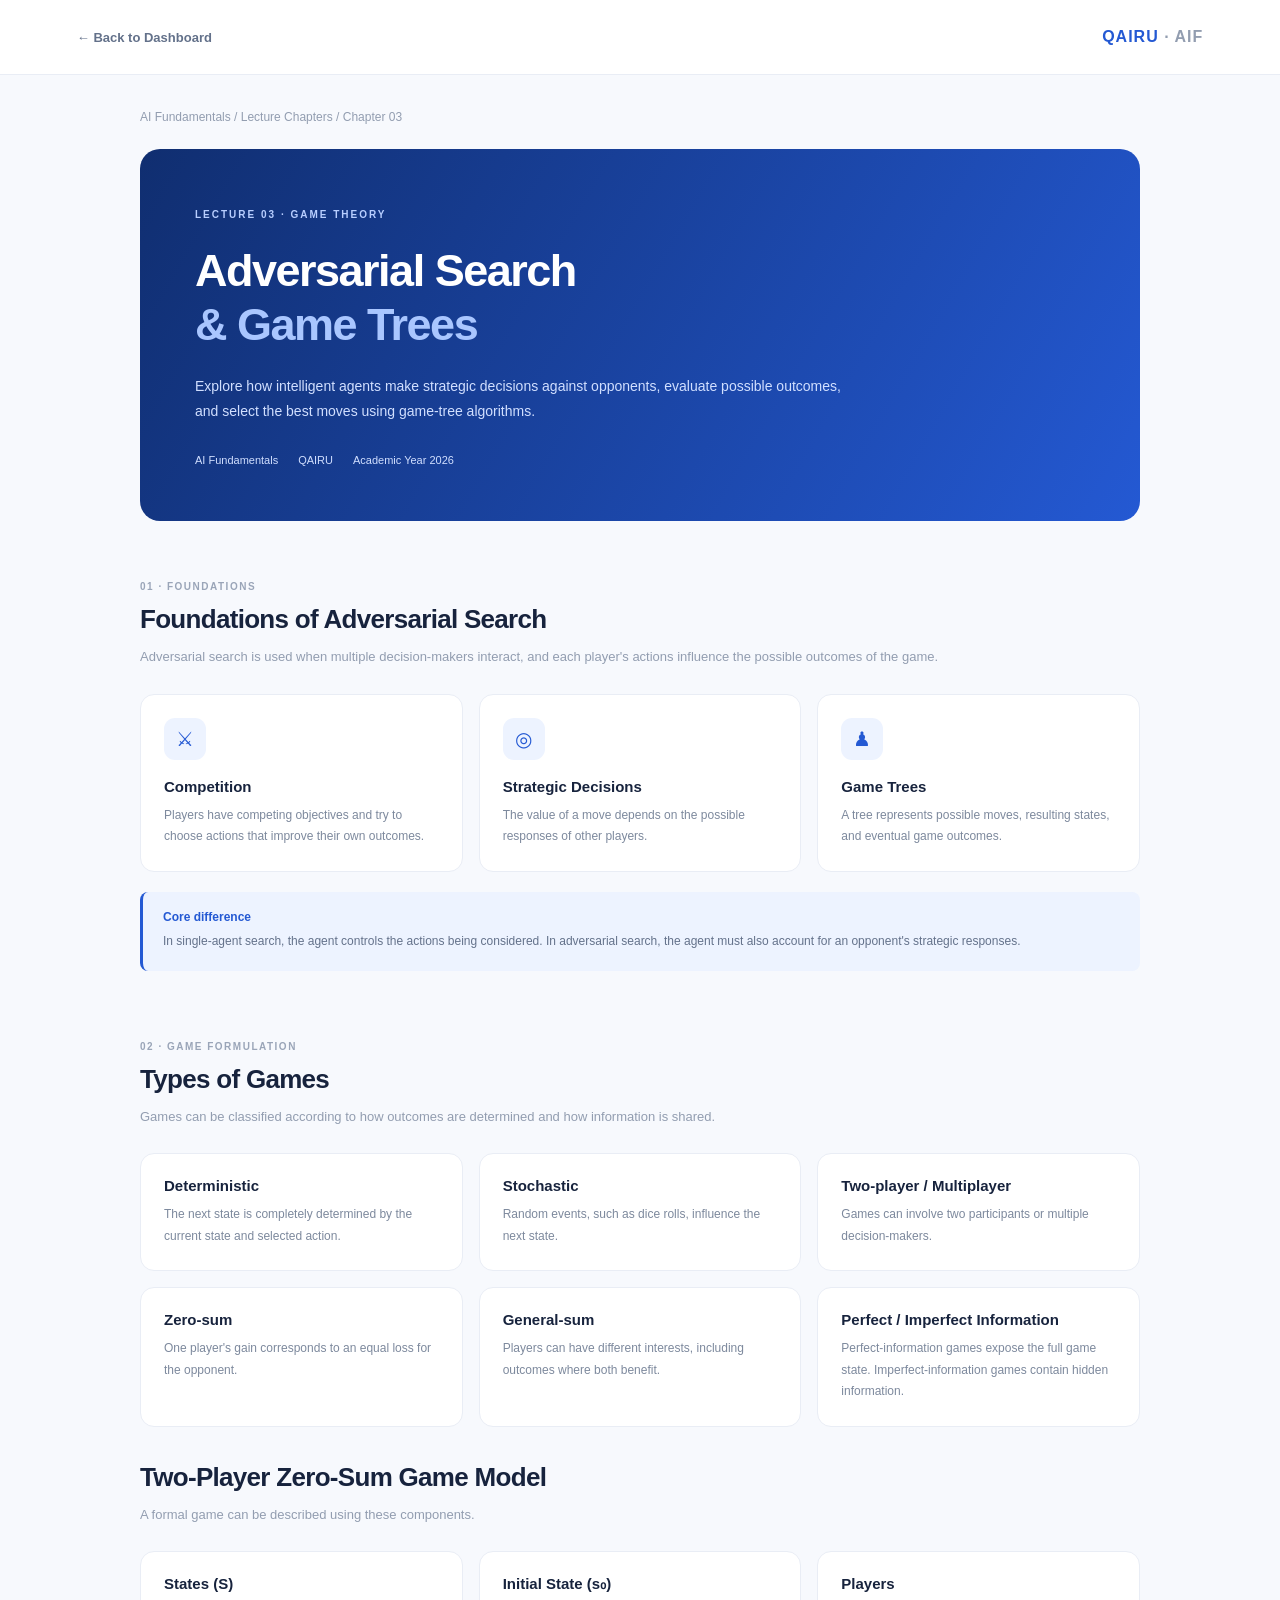
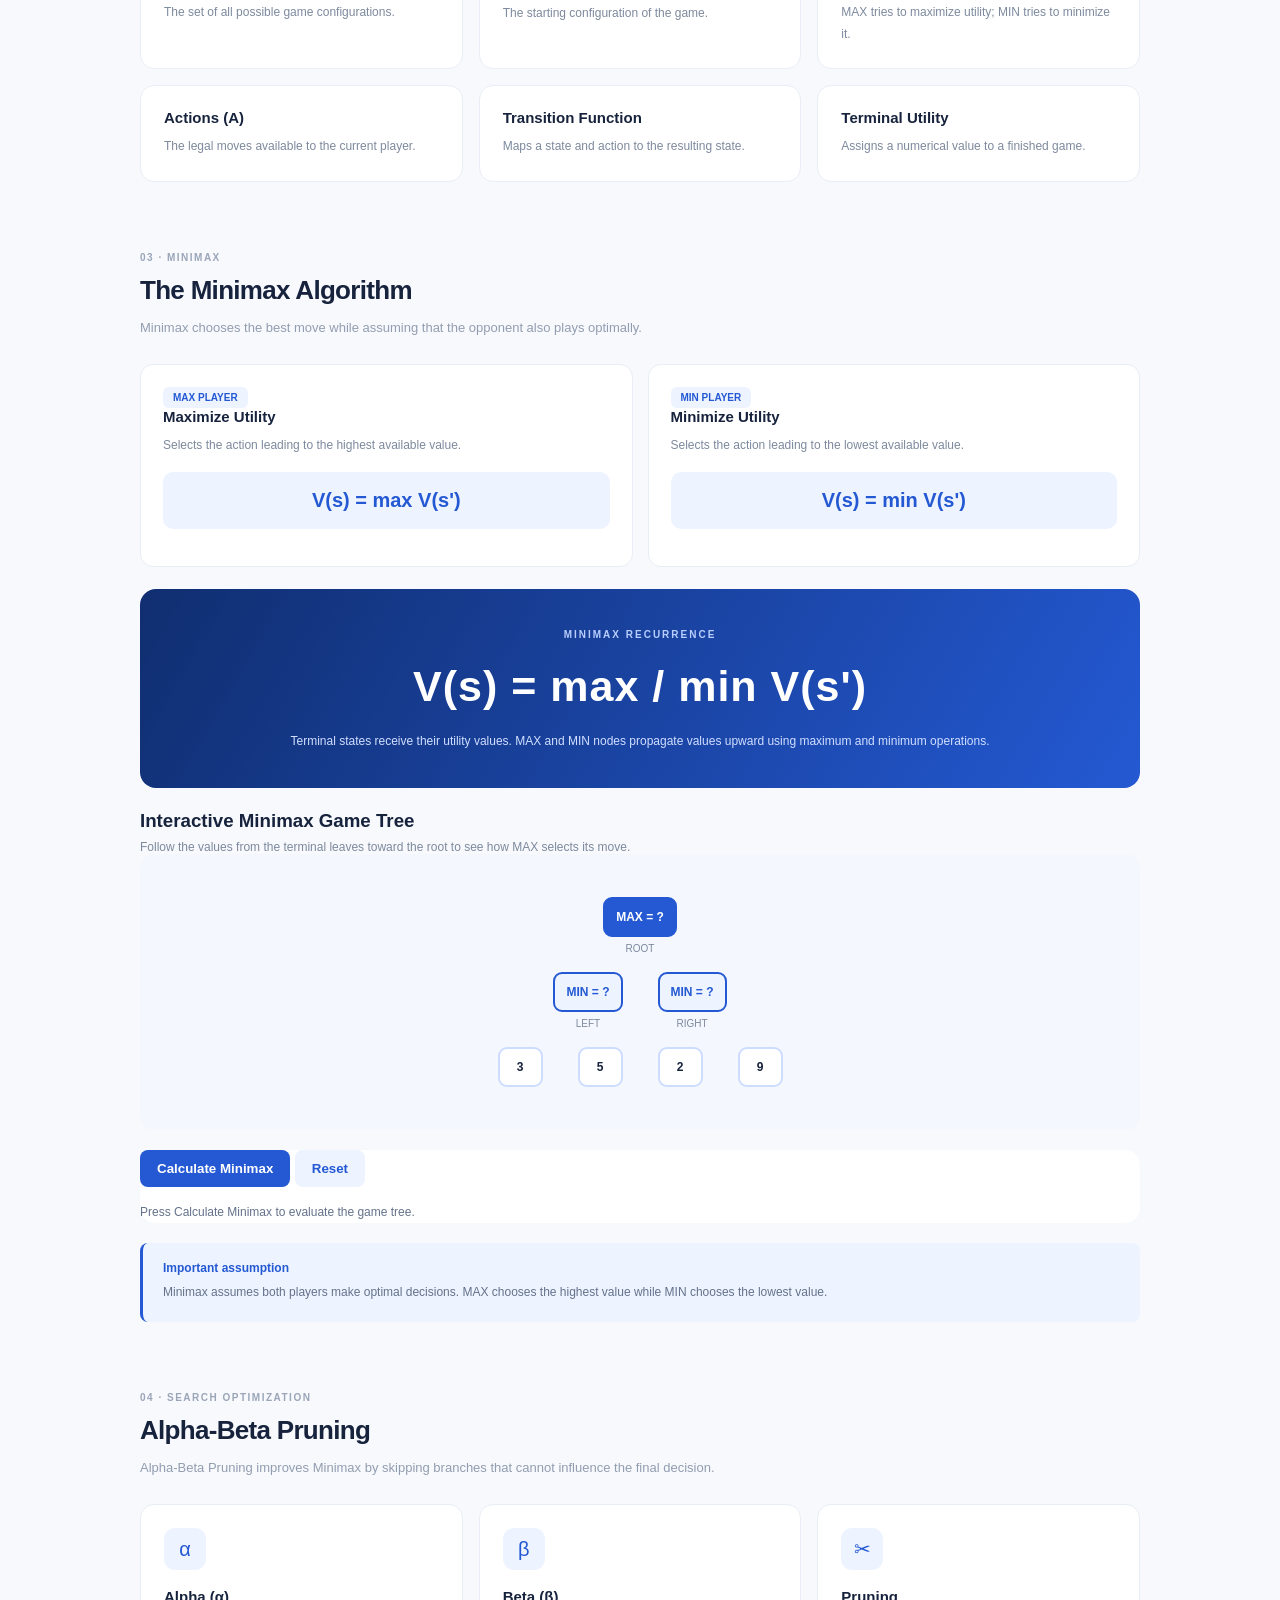
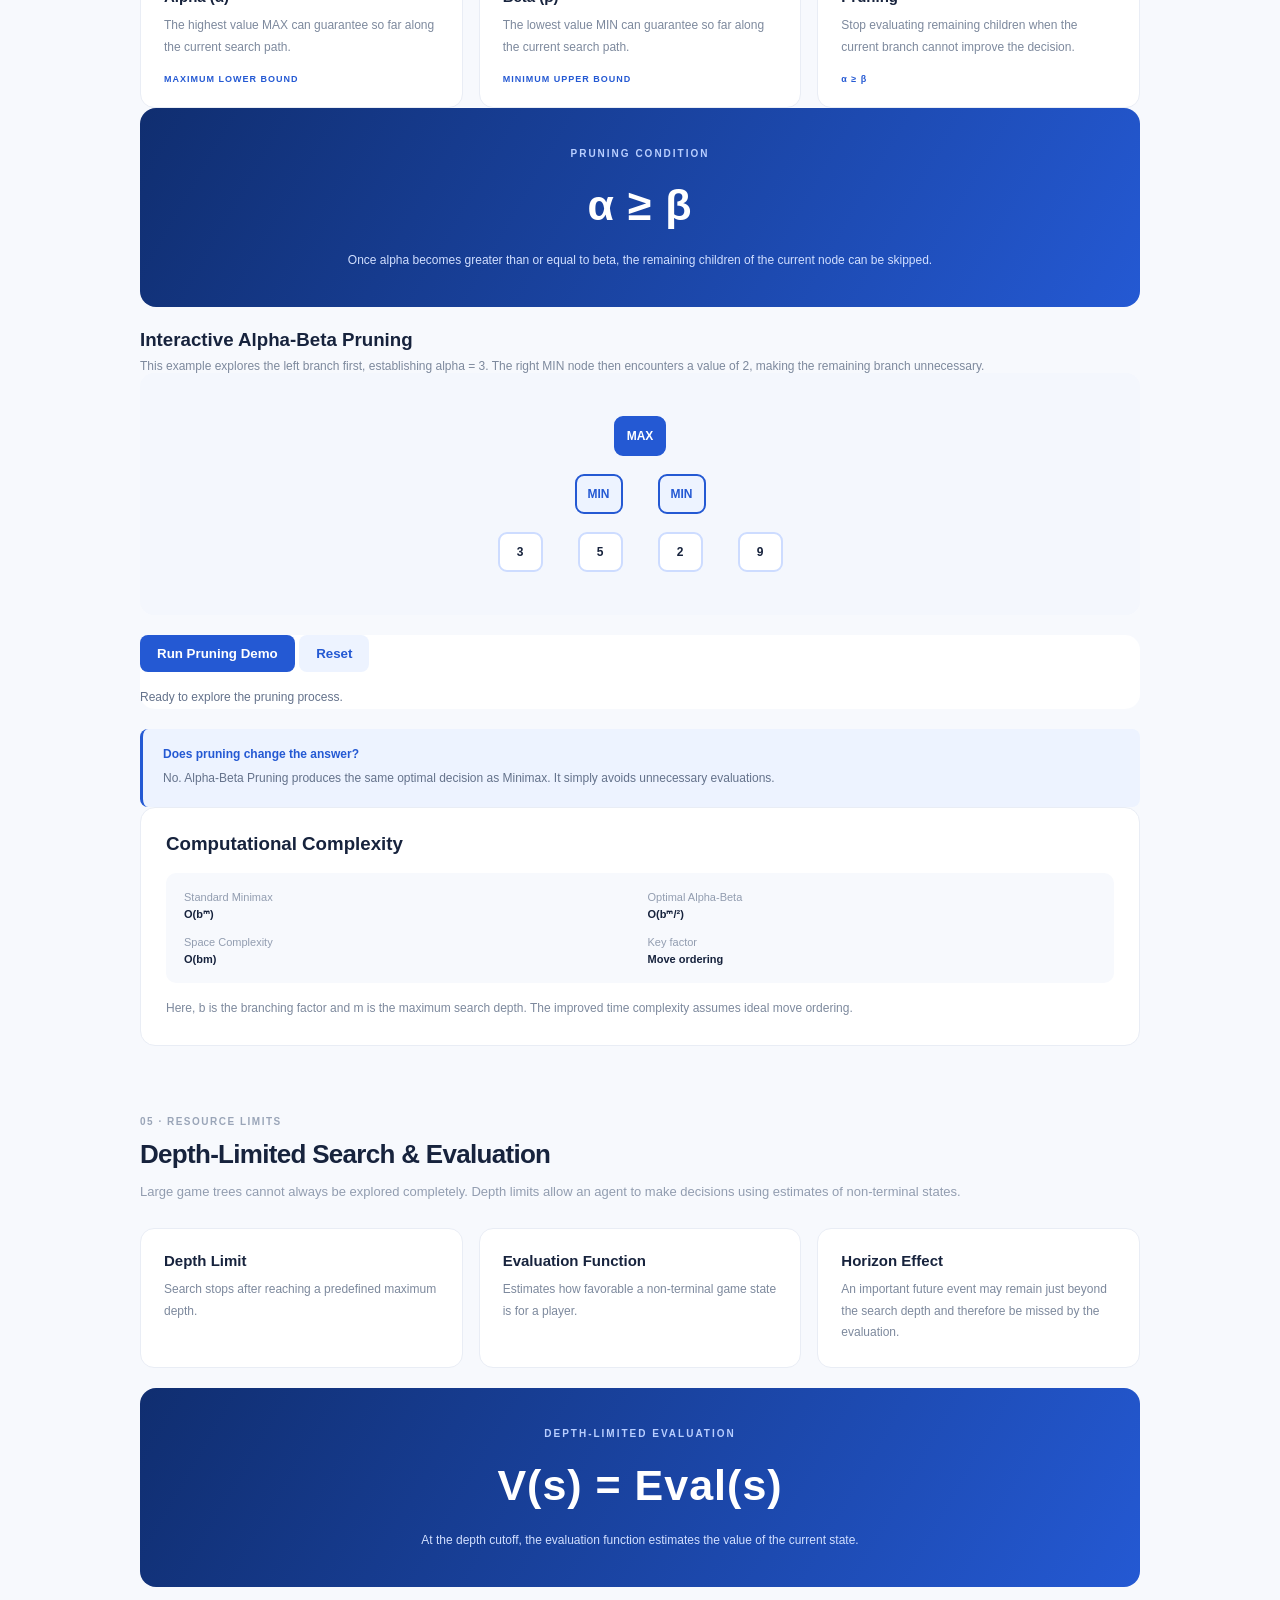
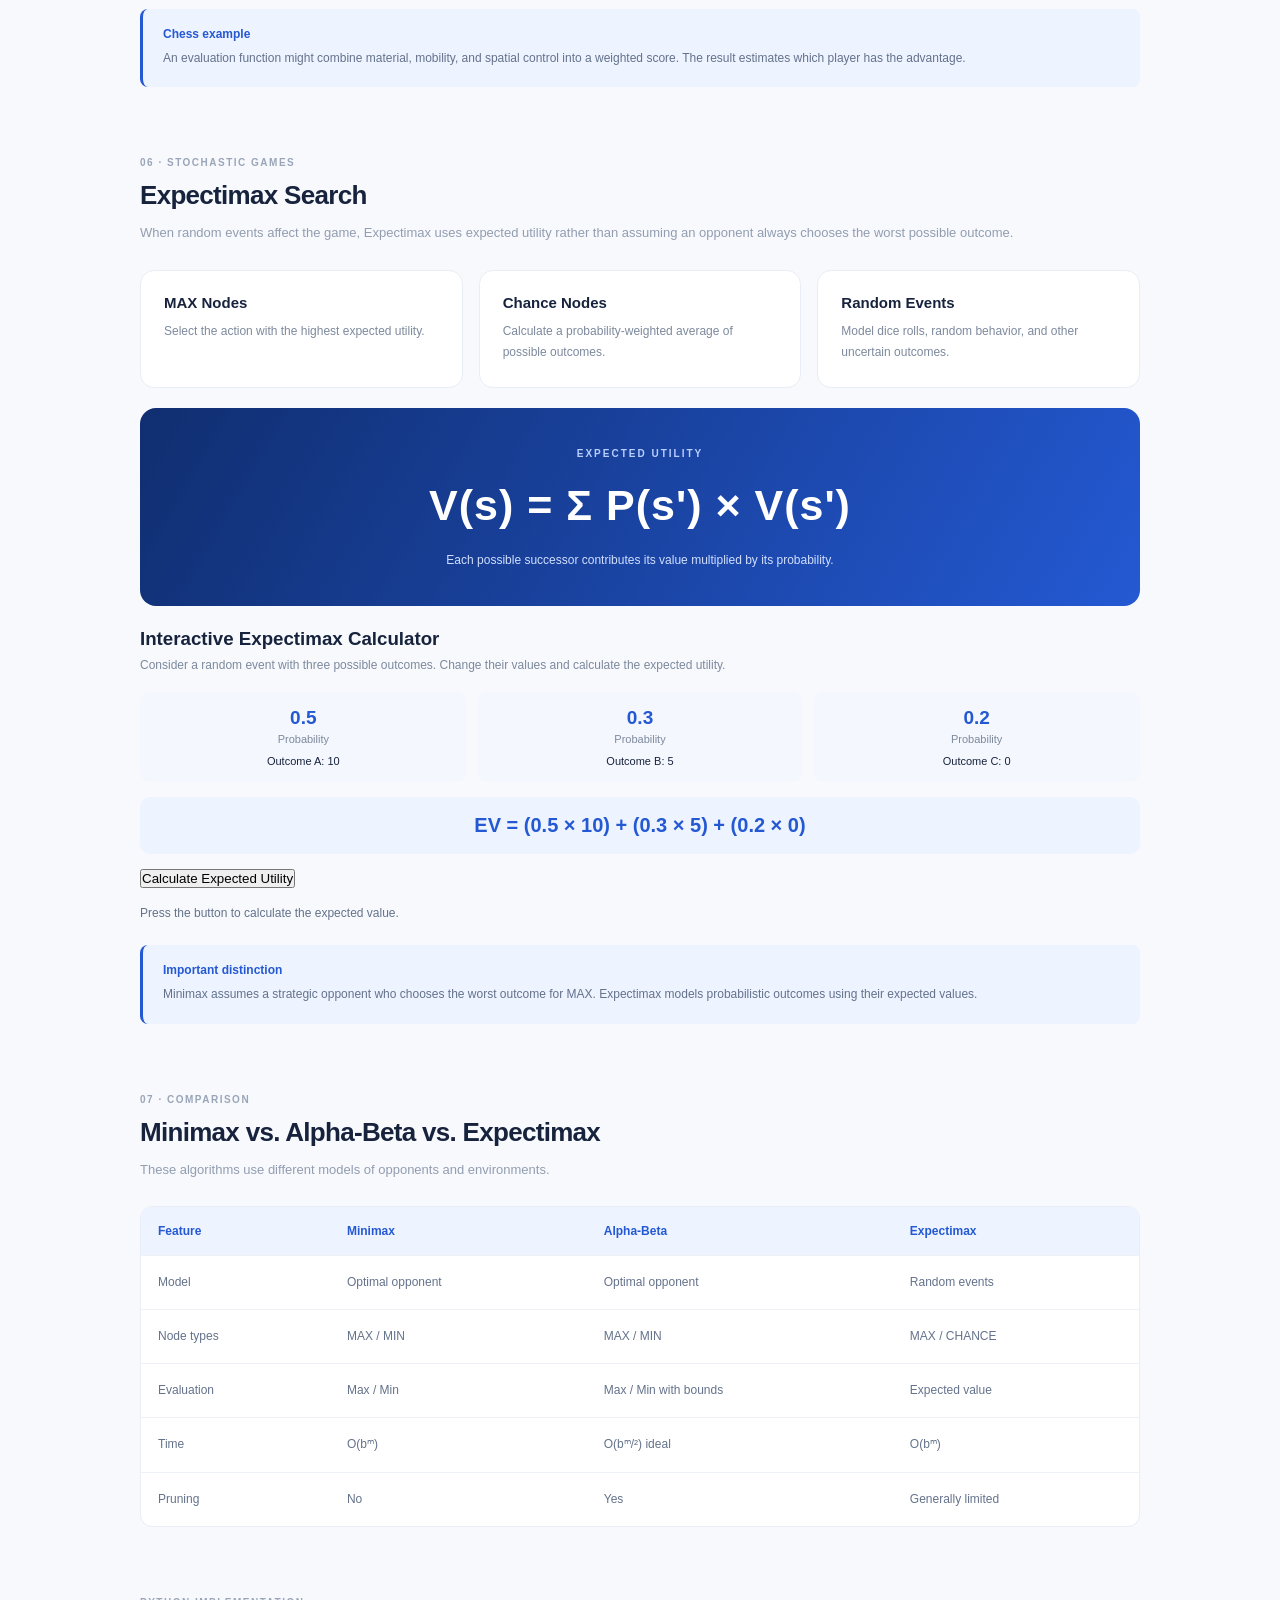
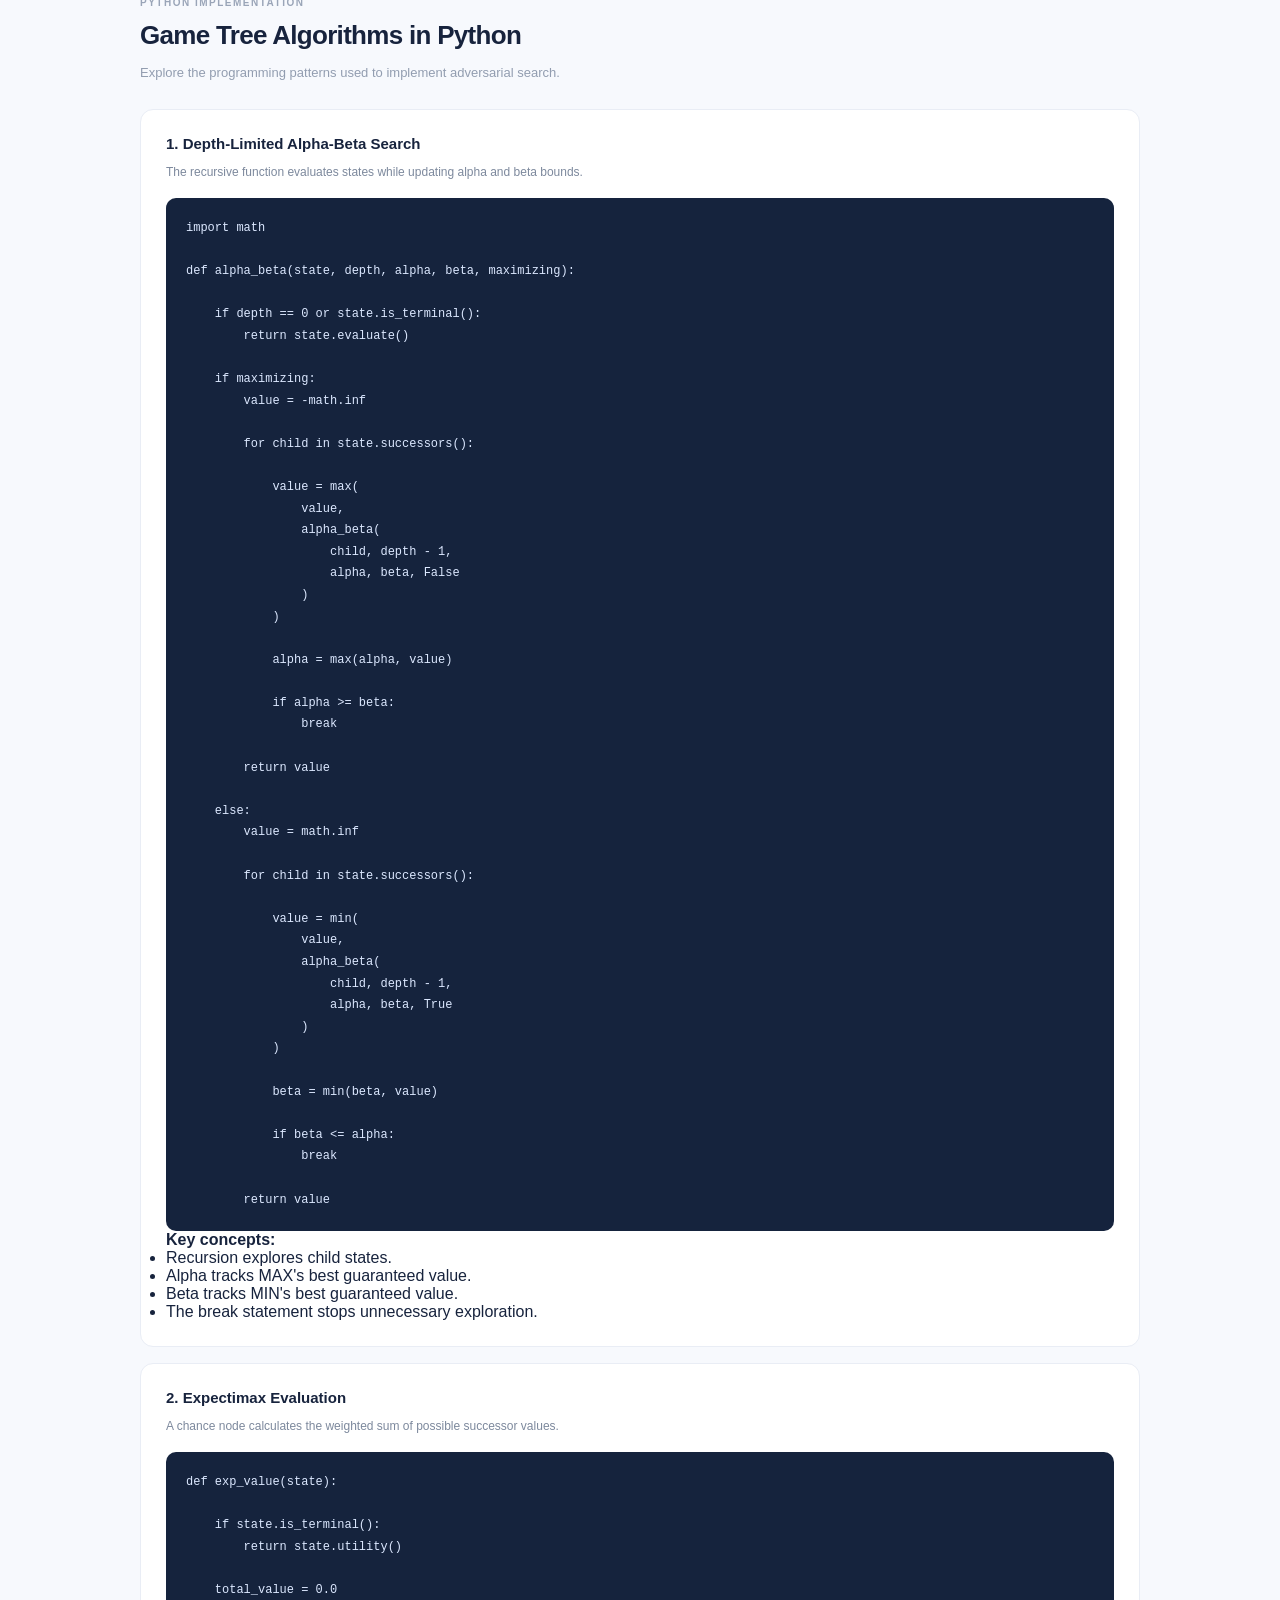
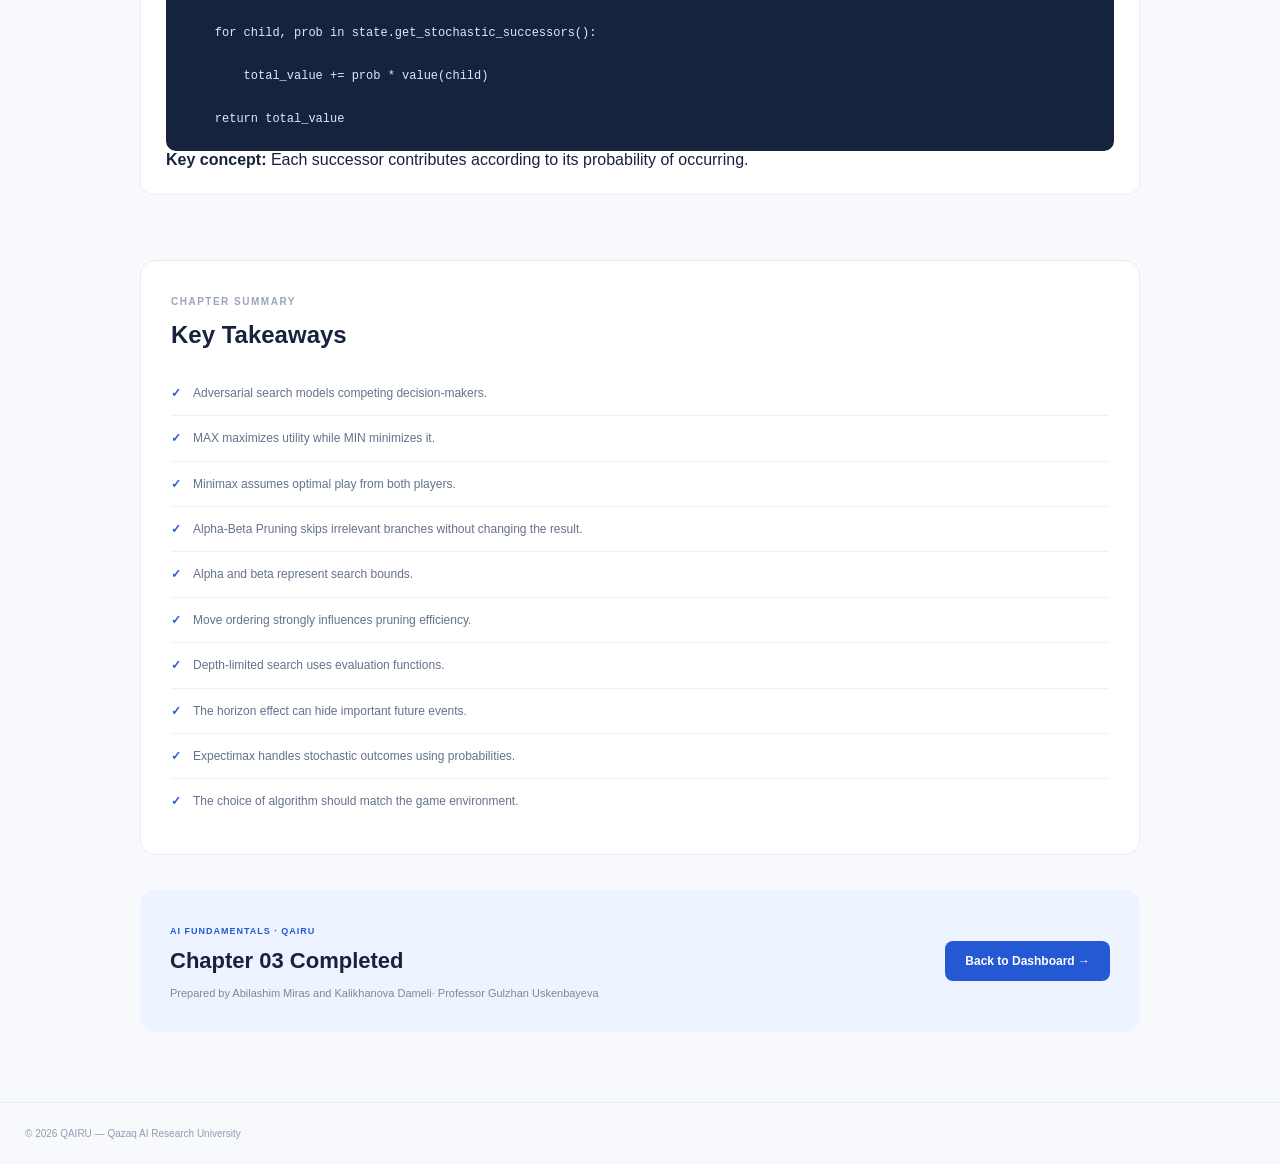
<file: chapters/chapter3.html>
<!DOCTYPE html>
<html lang="en">
<head>
<meta charset="UTF-8">
<meta name="viewport" content="width=device-width, initial-scale=1.0">
<title>Chapter 3 | AI Fundamentals</title>
<link rel="stylesheet" href="../style.css">

<style>
.game-tree {
    background: #f4f7fd;
    border-radius: 14px;
    padding: 25px 12px;
    overflow-x: auto;
    text-align: center;
}
.tree-level {
    display: flex;
    justify-content: center;
    gap: 35px;
    margin: 18px 0;
}
.tree-node {
    min-width: 45px;
    padding: 11px;
    border-radius: 9px;
    background: white;
    border: 2px solid #2459d3;
    color: #2459d3;
    font-weight: 700;
    font-size: 12px;
}
.tree-node.max { background:#2459d3;color:white; }
.tree-node.min { background:#edf3ff; }
.tree-node.leaf { border-color:#cddcff;color:#17233d; }
.tree-node.pruned {
    border-color:#d5a0a0;
    background:#fff0f0;
    color:#b34b4b;
    text-decoration:line-through;
}
.tree-label {
    color:#7d899d;
    font-size:10px;
    margin-top:6px;
}
.demo-panel {
    background:white;
    border:1px solid #e9edf5;
    border-radius:15px;
    padding:23px;
    margin-top:20px;
}
.demo-panel button {
    border:0;
    border-radius:8px;
    background:#2459d3;
    color:white;
    padding:11px 17px;
    cursor:pointer;
    font-weight:600;
}
.demo-panel button.secondary {
    background:#edf3ff;
    color:#2459d3;
}
.demo-status {
    font-size:12px;
    line-height:1.8;
    color:#64728b;
    margin-top:15px;
}
.game-grid {
    display:grid;
    grid-template-columns:repeat(2,1fr);
    gap:15px;
}
.game-card {
    background:white;
    border:1px solid #e9edf5;
    border-radius:13px;
    padding:22px;
}
.game-card h3 {font-size:15px;margin-bottom:10px;}
.game-card p {
    font-size:12px;
    line-height:1.8;
    color:#7d899d;
}
.player-label {
    display:inline-block;
    padding:5px 10px;
    border-radius:6px;
    background:#edf3ff;
    color:#2459d3;
    font-size:10px;
    font-weight:700;
}
.equation {
    background:#edf3ff;
    border-radius:10px;
    padding:17px;
    text-align:center;
    font-size:20px;
    font-weight:700;
    color:#2459d3;
    margin:15px 0;
}
.code-concept pre {
    background:#15233d;
    color:#dce8ff;
    padding:20px;
    border-radius:10px;
    overflow-x:auto;
    font-size:12px;
    line-height:1.8;
}
.probability-demo {
    display:grid;
    grid-template-columns:repeat(3,1fr);
    gap:10px;
    margin-top:20px;
}
.probability-option {
    background:#f4f7fd;
    border-radius:10px;
    padding:15px;
    text-align:center;
}
.probability-option strong {
    display:block;
    color:#2459d3;
    font-size:19px;
}
.probability-option span {
    color:#7d899d;
    font-size:11px;
}
@media(max-width:700px) {
    .game-grid {grid-template-columns:1fr;}
    .tree-level {gap:12px;}
    .tree-node {min-width:35px;padding:8px 5px;}
    .probability-demo {grid-template-columns:1fr;}
}
</style>
</head>

<body class="lesson-page">

<header class="lesson-topbar">
    <a href="../index.html" class="back-link">← Back to Dashboard</a>
    <div class="lesson-brand">QAIRU <span>· AIF</span></div>
</header>

<main class="lesson-container">

<div class="lesson-breadcrumb">
AI Fundamentals / Lecture Chapters / Chapter 03
</div>

<!-- HERO -->

<section class="lesson-hero">
    <span class="lesson-tag">LECTURE 03 · GAME THEORY</span>
    <h1>Adversarial Search<br><span>& Game Trees</span></h1>
    <p>
        Explore how intelligent agents make strategic decisions
        against opponents, evaluate possible outcomes, and select
        the best moves using game-tree algorithms.
    </p>
    <div class="lesson-meta">
        <span>AI Fundamentals</span>
        <span>QAIRU</span>
        <span>Academic Year 2026</span>
    </div>
</section>

<!-- SECTION 01 -->

<section class="lesson-section">
    <div class="lesson-heading">
        <span class="section-label">01 · FOUNDATIONS</span>
        <h2>Foundations of Adversarial Search</h2>
        <p>
            Adversarial search is used when multiple decision-makers
            interact, and each player's actions influence the
            possible outcomes of the game.
        </p>
    </div>

    <div class="concept-grid">
        <article class="concept-card">
            <span class="concept-icon">⚔</span>
            <h3>Competition</h3>
            <p>
                Players have competing objectives and try to
                choose actions that improve their own outcomes.
            </p>
        </article>

        <article class="concept-card">
            <span class="concept-icon">◎</span>
            <h3>Strategic Decisions</h3>
            <p>
                The value of a move depends on the possible
                responses of other players.
            </p>
        </article>

        <article class="concept-card">
            <span class="concept-icon">♟</span>
            <h3>Game Trees</h3>
            <p>
                A tree represents possible moves, resulting
                states, and eventual game outcomes.
            </p>
        </article>
    </div>

    <div class="note-box">
        <strong>Core difference</strong>
        <p>
            In single-agent search, the agent controls the actions
            being considered. In adversarial search, the agent must
            also account for an opponent's strategic responses.
        </p>
    </div>
</section>

<!-- SECTION 02 -->

<section class="lesson-section">
    <div class="lesson-heading">
        <span class="section-label">02 · GAME FORMULATION</span>
        <h2>Types of Games</h2>
        <p>
            Games can be classified according to how outcomes are
            determined and how information is shared.
        </p>
    </div>

    <div class="concept-grid">
        <article class="concept-card">
            <h3>Deterministic</h3>
            <p>
                The next state is completely determined by
                the current state and selected action.
            </p>
        </article>
        <article class="concept-card">
            <h3>Stochastic</h3>
            <p>
                Random events, such as dice rolls, influence
                the next state.
            </p>
        </article>
        <article class="concept-card">
            <h3>Two-player / Multiplayer</h3>
            <p>
                Games can involve two participants or
                multiple decision-makers.
            </p>
        </article>
        <article class="concept-card">
            <h3>Zero-sum</h3>
            <p>
                One player's gain corresponds to an equal
                loss for the opponent.
            </p>
        </article>
        <article class="concept-card">
            <h3>General-sum</h3>
            <p>
                Players can have different interests,
                including outcomes where both benefit.
            </p>
        </article>
        <article class="concept-card">
            <h3>Perfect / Imperfect Information</h3>
            <p>
                Perfect-information games expose the full
                game state. Imperfect-information games
                contain hidden information.
            </p>
        </article>
    </div>

    <div class="lesson-heading" style="margin-top:35px">
        <h2>Two-Player Zero-Sum Game Model</h2>
        <p>A formal game can be described using these components.</p>
    </div>

    <div class="concept-grid">
        <article class="concept-card">
            <h3>States (S)</h3>
            <p>The set of all possible game configurations.</p>
        </article>
        <article class="concept-card">
            <h3>Initial State (s₀)</h3>
            <p>The starting configuration of the game.</p>
        </article>
        <article class="concept-card">
            <h3>Players</h3>
            <p>MAX tries to maximize utility; MIN tries to minimize it.</p>
        </article>
        <article class="concept-card">
            <h3>Actions (A)</h3>
            <p>The legal moves available to the current player.</p>
        </article>
        <article class="concept-card">
            <h3>Transition Function</h3>
            <p>Maps a state and action to the resulting state.</p>
        </article>
        <article class="concept-card">
            <h3>Terminal Utility</h3>
            <p>Assigns a numerical value to a finished game.</p>
        </article>
    </div>
</section>

<!-- SECTION 03 -->

<section class="lesson-section">
    <div class="lesson-heading">
        <span class="section-label">03 · MINIMAX</span>
        <h2>The Minimax Algorithm</h2>
        <p>
            Minimax chooses the best move while assuming that
            the opponent also plays optimally.
        </p>
    </div>

    <div class="game-grid">
        <article class="game-card">
            <span class="player-label">MAX PLAYER</span>
            <h3>Maximize Utility</h3>
            <p>
                Selects the action leading to the highest
                available value.
            </p>
            <div class="equation">
                V(s) = max V(s')
            </div>
        </article>

        <article class="game-card">
            <span class="player-label">MIN PLAYER</span>
            <h3>Minimize Utility</h3>
            <p>
                Selects the action leading to the lowest
                available value.
            </p>
            <div class="equation">
                V(s) = min V(s')
            </div>
        </article>
    </div>

    <div class="formula-card" style="margin-top:22px">
        <span class="formula-label">MINIMAX RECURRENCE</span>
        <div class="main-formula">V(s) = max / min V(s')</div>
        <p>
            Terminal states receive their utility values.
            MAX and MIN nodes propagate values upward
            using maximum and minimum operations.
        </p>
    </div>

    <div class="interactive-panel">
        <h3>Interactive Minimax Game Tree</h3>
        <p style="font-size:12px;color:#7d899d;margin-top:8px">
            Follow the values from the terminal leaves toward
            the root to see how MAX selects its move.
        </p>

        <div class="game-tree">
            <div class="tree-level">
                <div>
                    <div class="tree-node max">MAX = ?</div>
                    <div class="tree-label">ROOT</div>
                </div>
            </div>

            <div class="tree-level">
                <div>
                    <div class="tree-node min">MIN = ?</div>
                    <div class="tree-label">LEFT</div>
                </div>
                <div>
                    <div class="tree-node min">MIN = ?</div>
                    <div class="tree-label">RIGHT</div>
                </div>
            </div>

            <div class="tree-level">
                <div class="tree-node leaf">3</div>
                <div class="tree-node leaf">5</div>
                <div class="tree-node leaf">2</div>
                <div class="tree-node leaf">9</div>
            </div>
        </div>

        <div class="demo-panel" style="padding:0;border:0">
            <button onclick="calculateMinimax()">Calculate Minimax</button>
            <button class="secondary" onclick="resetMinimax()">Reset</button>
            <div class="demo-status" id="minimaxStatus">
                Press Calculate Minimax to evaluate the game tree.
            </div>
        </div>
    </div>

    <div class="note-box">
        <strong>Important assumption</strong>
        <p>
            Minimax assumes both players make optimal decisions.
            MAX chooses the highest value while MIN chooses
            the lowest value.
        </p>
    </div>
</section>

<!-- SECTION 04 -->

<section class="lesson-section">
    <div class="lesson-heading">
        <span class="section-label">04 · SEARCH OPTIMIZATION</span>
        <h2>Alpha-Beta Pruning</h2>
        <p>
            Alpha-Beta Pruning improves Minimax by skipping branches
            that cannot influence the final decision.
        </p>
    </div>

    <div class="concept-grid">
        <article class="concept-card">
            <span class="concept-icon">α</span>
            <h3>Alpha (α)</h3>
            <p>
                The highest value MAX can guarantee so far
                along the current search path.
            </p>
            <span class="concept-caption">MAXIMUM LOWER BOUND</span>
        </article>

        <article class="concept-card">
            <span class="concept-icon">β</span>
            <h3>Beta (β)</h3>
            <p>
                The lowest value MIN can guarantee so far
                along the current search path.
            </p>
            <span class="concept-caption">MINIMUM UPPER BOUND</span>
        </article>

        <article class="concept-card">
            <span class="concept-icon">✂</span>
            <h3>Pruning</h3>
            <p>
                Stop evaluating remaining children when
                the current branch cannot improve the decision.
            </p>
            <span class="concept-caption">α ≥ β</span>
        </article>
    </div>

    <div class="formula-card">
        <span class="formula-label">PRUNING CONDITION</span>
        <div class="main-formula">α ≥ β</div>
        <p>
            Once alpha becomes greater than or equal to beta,
            the remaining children of the current node can be skipped.
        </p>
    </div>

    <div class="interactive-panel">
        <h3>Interactive Alpha-Beta Pruning</h3>
        <p style="font-size:12px;color:#7d899d;margin-top:8px">
            This example explores the left branch first, establishing
            alpha = 3. The right MIN node then encounters a value
            of 2, making the remaining branch unnecessary.
        </p>

        <div class="game-tree" id="pruningTree">
            <div class="tree-level">
                <div class="tree-node max">MAX</div>
            </div>
            <div class="tree-level">
                <div class="tree-node min">MIN</div>
                <div class="tree-node min">MIN</div>
            </div>
            <div class="tree-level">
                <div class="tree-node leaf">3</div>
                <div class="tree-node leaf">5</div>
                <div class="tree-node leaf">2</div>
                <div class="tree-node leaf">9</div>
            </div>
        </div>

        <div class="demo-panel" style="padding:0;border:0">
            <button onclick="runPruning()">Run Pruning Demo</button>
            <button class="secondary" onclick="resetPruning()">Reset</button>
            <div class="demo-status" id="pruningStatus">
                Ready to explore the pruning process.
            </div>
        </div>
    </div>

    <div class="note-box">
        <strong>Does pruning change the answer?</strong>
        <p>
            No. Alpha-Beta Pruning produces the same optimal
            decision as Minimax. It simply avoids unnecessary
            evaluations.
        </p>
    </div>

    <div class="algorithm-card">
        <h3>Computational Complexity</h3>
        <div class="algorithm-details">
            <div>
                <span>Standard Minimax</span>
                <strong>O(bᵐ)</strong>
            </div>
            <div>
                <span>Optimal Alpha-Beta</span>
                <strong>O(bᵐ/²)</strong>
            </div>
            <div>
                <span>Space Complexity</span>
                <strong>O(bm)</strong>
            </div>
            <div>
                <span>Key factor</span>
                <strong>Move ordering</strong>
            </div>
        </div>
        <p style="font-size:12px;color:#7d899d;margin-top:15px">
            Here, b is the branching factor and m is the maximum
            search depth. The improved time complexity assumes
            ideal move ordering.
        </p>
    </div>
</section>

<!-- SECTION 05 -->

<section class="lesson-section">
    <div class="lesson-heading">
        <span class="section-label">05 · RESOURCE LIMITS</span>
        <h2>Depth-Limited Search & Evaluation</h2>
        <p>
            Large game trees cannot always be explored completely.
            Depth limits allow an agent to make decisions using
            estimates of non-terminal states.
        </p>
    </div>

    <div class="concept-grid">
        <article class="concept-card">
            <h3>Depth Limit</h3>
            <p>
                Search stops after reaching a predefined
                maximum depth.
            </p>
        </article>
        <article class="concept-card">
            <h3>Evaluation Function</h3>
            <p>
                Estimates how favorable a non-terminal
                game state is for a player.
            </p>
        </article>
        <article class="concept-card">
            <h3>Horizon Effect</h3>
            <p>
                An important future event may remain just
                beyond the search depth and therefore
                be missed by the evaluation.
            </p>
        </article>
    </div>

    <div class="formula-card" style="margin-top:20px">
        <span class="formula-label">DEPTH-LIMITED EVALUATION</span>
        <div class="main-formula">V(s) = Eval(s)</div>
        <p>
            At the depth cutoff, the evaluation function
            estimates the value of the current state.
        </p>
    </div>

    <div class="note-box">
        <strong>Chess example</strong>
        <p>
            An evaluation function might combine material,
            mobility, and spatial control into a weighted score.
            The result estimates which player has the advantage.
        </p>
    </div>
</section>

<!-- SECTION 06 -->

<section class="lesson-section">
    <div class="lesson-heading">
        <span class="section-label">06 · STOCHASTIC GAMES</span>
        <h2>Expectimax Search</h2>
        <p>
            When random events affect the game, Expectimax uses
            expected utility rather than assuming an opponent
            always chooses the worst possible outcome.
        </p>
    </div>

    <div class="concept-grid">
        <article class="concept-card">
            <h3>MAX Nodes</h3>
            <p>
                Select the action with the highest expected
                utility.
            </p>
        </article>
        <article class="concept-card">
            <h3>Chance Nodes</h3>
            <p>
                Calculate a probability-weighted average
                of possible outcomes.
            </p>
        </article>
        <article class="concept-card">
            <h3>Random Events</h3>
            <p>
                Model dice rolls, random behavior, and
                other uncertain outcomes.
            </p>
        </article>
    </div>

    <div class="formula-card" style="margin-top:20px">
        <span class="formula-label">EXPECTED UTILITY</span>
        <div class="main-formula">V(s) = Σ P(s') × V(s')</div>
        <p>
            Each possible successor contributes its value
            multiplied by its probability.
        </p>
    </div>

    <div class="interactive-panel">
        <h3>Interactive Expectimax Calculator</h3>
        <p style="font-size:12px;color:#7d899d;margin-top:8px">
            Consider a random event with three possible outcomes.
            Change their values and calculate the expected utility.
        </p>

        <div class="probability-demo">
            <div class="probability-option">
                <strong>0.5</strong>
                <span>Probability</span>
                <p style="margin-top:8px;font-size:11px">Outcome A: 10</p>
            </div>
            <div class="probability-option">
                <strong>0.3</strong>
                <span>Probability</span>
                <p style="margin-top:8px;font-size:11px">Outcome B: 5</p>
            </div>
            <div class="probability-option">
                <strong>0.2</strong>
                <span>Probability</span>
                <p style="margin-top:8px;font-size:11px">Outcome C: 0</p>
            </div>
        </div>

        <div class="equation">
            EV = (0.5 × 10) + (0.3 × 5) + (0.2 × 0)
        </div>

        <button onclick="calculateExpectimax()">Calculate Expected Utility</button>
        <div class="demo-status" id="expectimaxStatus">
            Press the button to calculate the expected value.
        </div>
    </div>

    <div class="note-box">
        <strong>Important distinction</strong>
        <p>
            Minimax assumes a strategic opponent who chooses
            the worst outcome for MAX. Expectimax models
            probabilistic outcomes using their expected values.
        </p>
    </div>
</section>

<!-- SECTION 07 -->

<section class="lesson-section">
    <div class="lesson-heading">
        <span class="section-label">07 · COMPARISON</span>
        <h2>Minimax vs. Alpha-Beta vs. Expectimax</h2>
        <p>
            These algorithms use different models of opponents
            and environments.
        </p>
    </div>

    <div class="table-wrapper">
        <table class="lesson-table">
            <thead>
                <tr>
                    <th>Feature</th>
                    <th>Minimax</th>
                    <th>Alpha-Beta</th>
                    <th>Expectimax</th>
                </tr>
            </thead>
            <tbody>
                <tr>
                    <td>Model</td>
                    <td>Optimal opponent</td>
                    <td>Optimal opponent</td>
                    <td>Random events</td>
                </tr>
                <tr>
                    <td>Node types</td>
                    <td>MAX / MIN</td>
                    <td>MAX / MIN</td>
                    <td>MAX / CHANCE</td>
                </tr>
                <tr>
                    <td>Evaluation</td>
                    <td>Max / Min</td>
                    <td>Max / Min with bounds</td>
                    <td>Expected value</td>
                </tr>
                <tr>
                    <td>Time</td>
                    <td>O(bᵐ)</td>
                    <td>O(bᵐ/²) ideal</td>
                    <td>O(bᵐ)</td>
                </tr>
                <tr>
                    <td>Pruning</td>
                    <td>No</td>
                    <td>Yes</td>
                    <td>Generally limited</td>
                </tr>
            </tbody>
        </table>
    </div>
</section>

<!-- PYTHON -->

<section class="lesson-section">
    <div class="lesson-heading">
        <span class="section-label">PYTHON IMPLEMENTATION</span>
        <h2>Game Tree Algorithms in Python</h2>
        <p>
            Explore the programming patterns used to implement
            adversarial search.
        </p>
    </div>

    <div class="code-concept">
        <h3>1. Depth-Limited Alpha-Beta Search</h3>
        <p>
            The recursive function evaluates states while
            updating alpha and beta bounds.
        </p>
        <pre><code>import math

def alpha_beta(state, depth, alpha, beta, maximizing):

    if depth == 0 or state.is_terminal():
        return state.evaluate()

    if maximizing:
        value = -math.inf

        for child in state.successors():

            value = max(
                value,
                alpha_beta(
                    child, depth - 1,
                    alpha, beta, False
                )
            )

            alpha = max(alpha, value)

            if alpha >= beta:
                break

        return value

    else:
        value = math.inf

        for child in state.successors():

            value = min(
                value,
                alpha_beta(
                    child, depth - 1,
                    alpha, beta, True
                )
            )

            beta = min(beta, value)

            if beta <= alpha:
                break

        return value</code></pre>

        <div class="definition-box">
            <strong>Key concepts:</strong>
            <ul>
                <li>Recursion explores child states.</li>
                <li>Alpha tracks MAX's best guaranteed value.</li>
                <li>Beta tracks MIN's best guaranteed value.</li>
                <li>The break statement stops unnecessary exploration.</li>
            </ul>
        </div>
    </div>

    <div class="code-concept">
        <h3>2. Expectimax Evaluation</h3>
        <p>
            A chance node calculates the weighted sum of
            possible successor values.
        </p>
        <pre><code>def exp_value(state):

    if state.is_terminal():
        return state.utility()

    total_value = 0.0

    for child, prob in state.get_stochastic_successors():

        total_value += prob * value(child)

    return total_value</code></pre>

        <div class="definition-box">
            <strong>Key concept:</strong>
            Each successor contributes according to its
            probability of occurring.
        </div>
    </div>
</section>

<!-- TAKEAWAYS -->

<section class="takeaways">
    <span class="section-label">CHAPTER SUMMARY</span>
    <h2>Key Takeaways</h2>
    <ul>
        <li>Adversarial search models competing decision-makers.</li>
        <li>MAX maximizes utility while MIN minimizes it.</li>
        <li>Minimax assumes optimal play from both players.</li>
        <li>Alpha-Beta Pruning skips irrelevant branches without changing the result.</li>
        <li>Alpha and beta represent search bounds.</li>
        <li>Move ordering strongly influences pruning efficiency.</li>
        <li>Depth-limited search uses evaluation functions.</li>
        <li>The horizon effect can hide important future events.</li>
        <li>Expectimax handles stochastic outcomes using probabilities.</li>
        <li>The choice of algorithm should match the game environment.</li>
    </ul>
</section>

<!-- FOOTER -->

<section class="lesson-footer">
    <div>
        <span>AI FUNDAMENTALS · QAIRU</span>
        <h2>Chapter 03 Completed</h2>
        <p>
            Prepared by Abilashim Miras and Kalikhanova Dameli·
            Professor Gulzhan Uskenbayeva
        </p>
    </div>
    <a href="../index.html" class="primary-btn">
        Back to Dashboard →
    </a>
</section>

</main>

<footer class="lesson-bottom">
    © 2026 QAIRU — Qazaq AI Research University
</footer>

<script>

// MINIMAX DEMONSTRATION

function calculateMinimax() {

    const left = Math.min(3, 5);
    const right = Math.min(2, 9);
    const root = Math.max(left, right);

    document.getElementById("minimaxStatus").innerHTML =
        "Step 1: Left MIN node = min(3, 5) = <b>" + left + "</b><br>" +
        "Step 2: Right MIN node = min(2, 9) = <b>" + right + "</b><br>" +
        "Step 3: Root MAX = max(3, 2) = <b>" + root + "</b><br>" +
        "Final decision: MAX chooses the LEFT branch with value " + root + ".";
}

function resetMinimax() {
    document.getElementById("minimaxStatus").textContent =
        "Press Calculate Minimax to evaluate the game tree.";
}


// ALPHA-BETA PRUNING DEMONSTRATION

let pruningStep = 0;

const pruningMessages = [
    "Starting search: α = -∞, β = +∞.",
    "Explore left MIN node: first leaf is 3. Its current value is 3.",
    "Explore second left leaf: 5. MIN chooses min(3, 5) = 3. Root MAX updates α = 3.",
    "Explore right MIN node: first leaf is 2. MIN updates β = 2.",
    "Since β ≤ α (2 ≤ 3), prune the remaining leaf 9.",
    "Completed! Root value remains 3. The leaf 9 was never evaluated."
];

function drawPruningTree() {

    const levels = [
        ["MAX"],
        ["MIN", "MIN"],
        ["3", "5", "2", "9"]
    ];

    let html = "";

    levels.forEach((level, levelIndex) => {

        html += '<div class="tree-level">';

        level.forEach((node, index) => {

            let classes = "tree-node ";

            if (levelIndex === 0) classes += "max";
            else if (levelIndex === 1) classes += "min";
            else classes += "leaf";

            if (pruningStep >= 4 && levelIndex === 2 && index === 3) {
                classes += " pruned";
            }

            html += '<div class="' + classes + '">' + node + '</div>';

        });

        html += '</div>';

    });

    document.getElementById("pruningTree").innerHTML = html;

}

function runPruning() {

    if (pruningStep < pruningMessages.length - 1) {
        pruningStep++;
    }

    drawPruningTree();

    document.getElementById("pruningStatus").innerHTML =
        "<b>Step " + pruningStep + ":</b> " +
        pruningMessages[pruningStep];

}

function resetPruning() {

    pruningStep = 0;
    drawPruningTree();

    document.getElementById("pruningStatus").textContent =
        pruningMessages[0];

}


// EXPECTIMAX DEMONSTRATION

function calculateExpectimax() {

    const expected =
        (0.5 * 10) +
        (0.3 * 5) +
        (0.2 * 0);

    document.getElementById("expectimaxStatus").innerHTML =
        "Calculation: (0.5 × 10) + (0.3 × 5) + (0.2 × 0)<br>" +
        "Expected utility = <b>" + expected.toFixed(2) + "</b>.";
}

drawPruningTree();

</script>

</body>
</html>
</file>
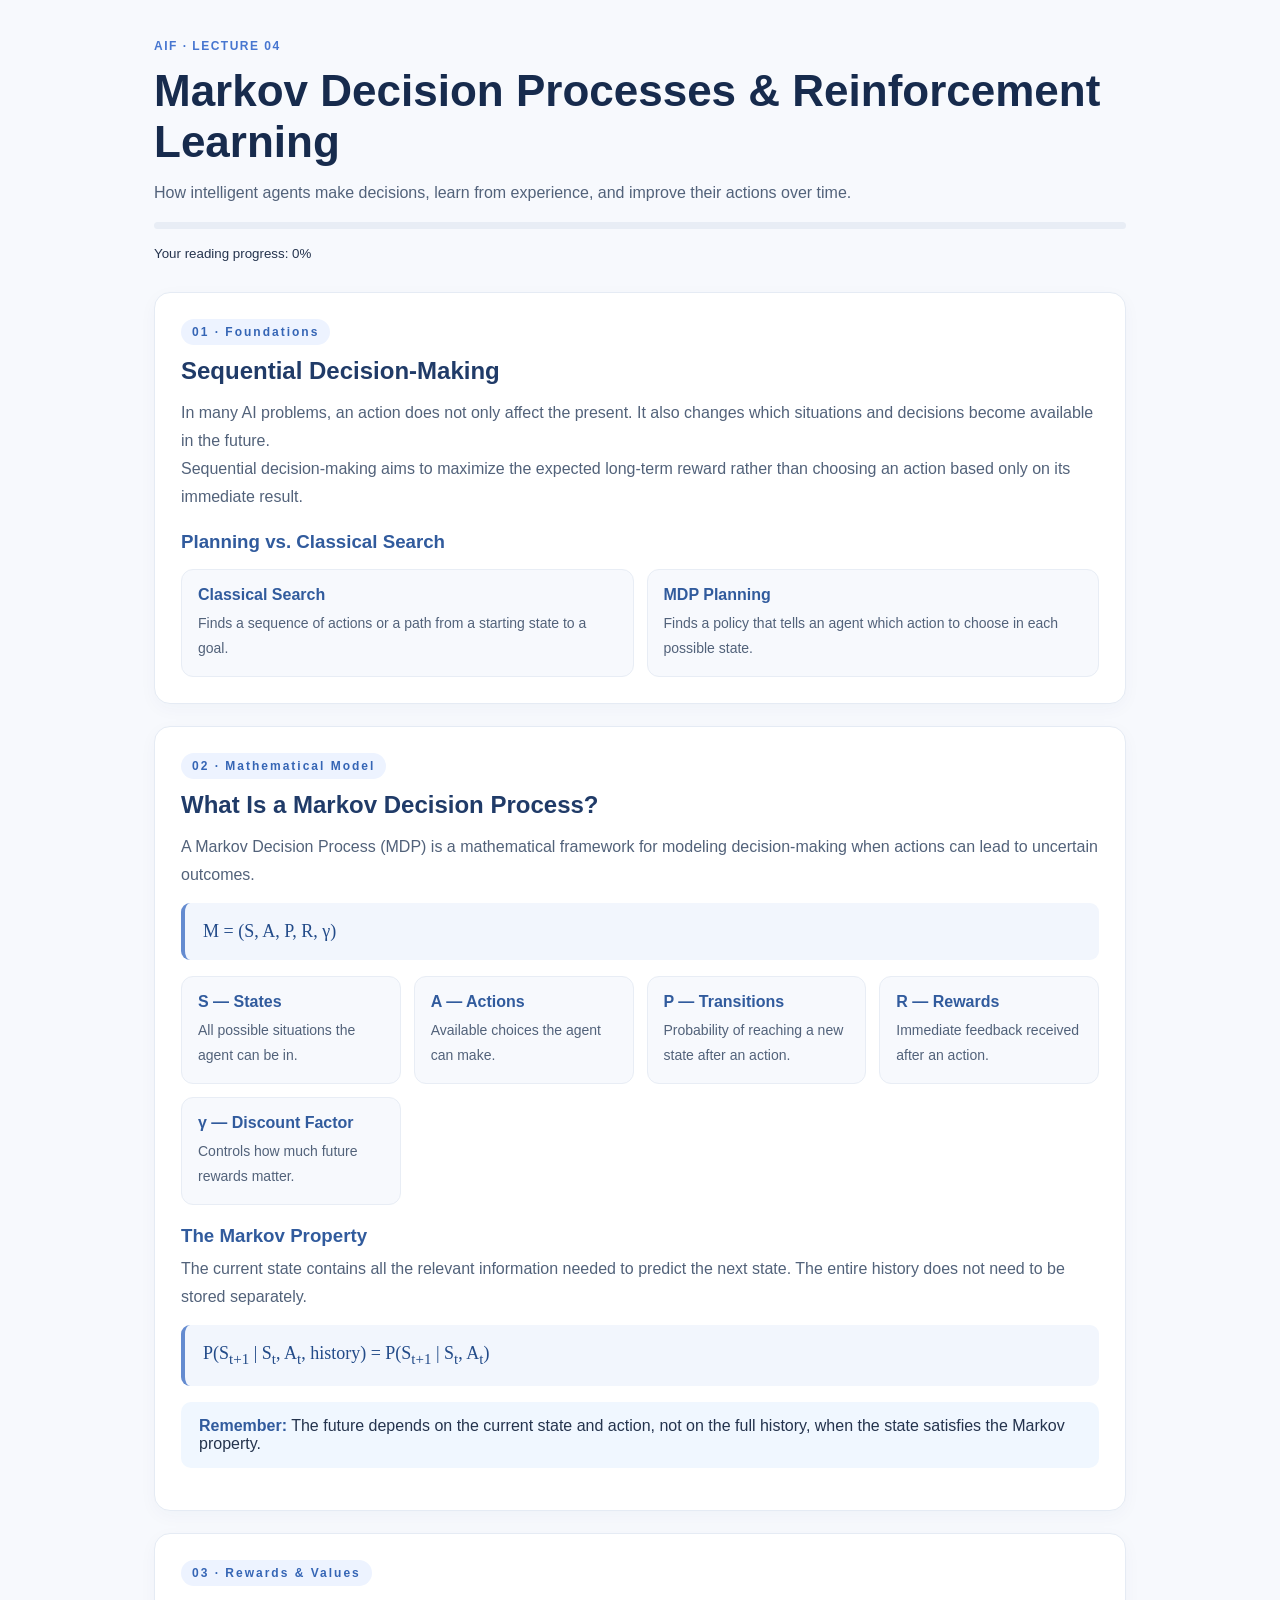
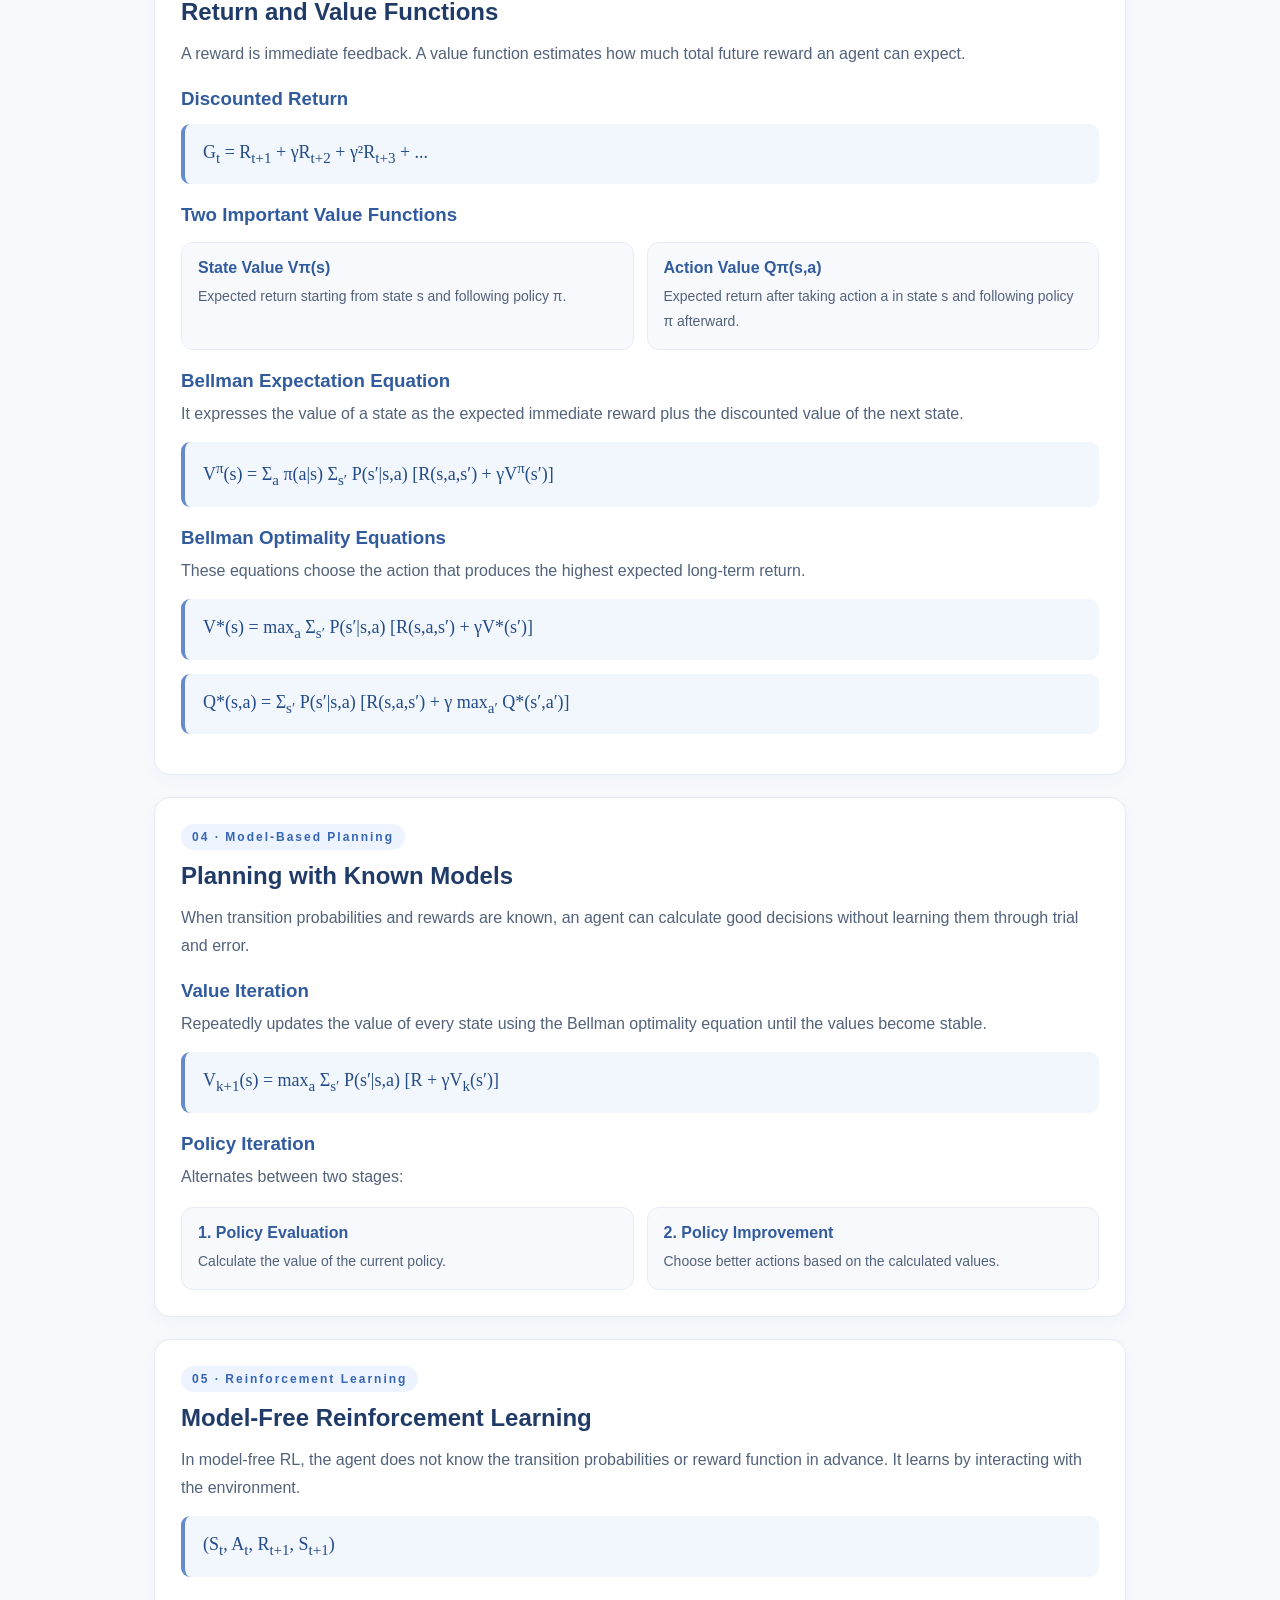
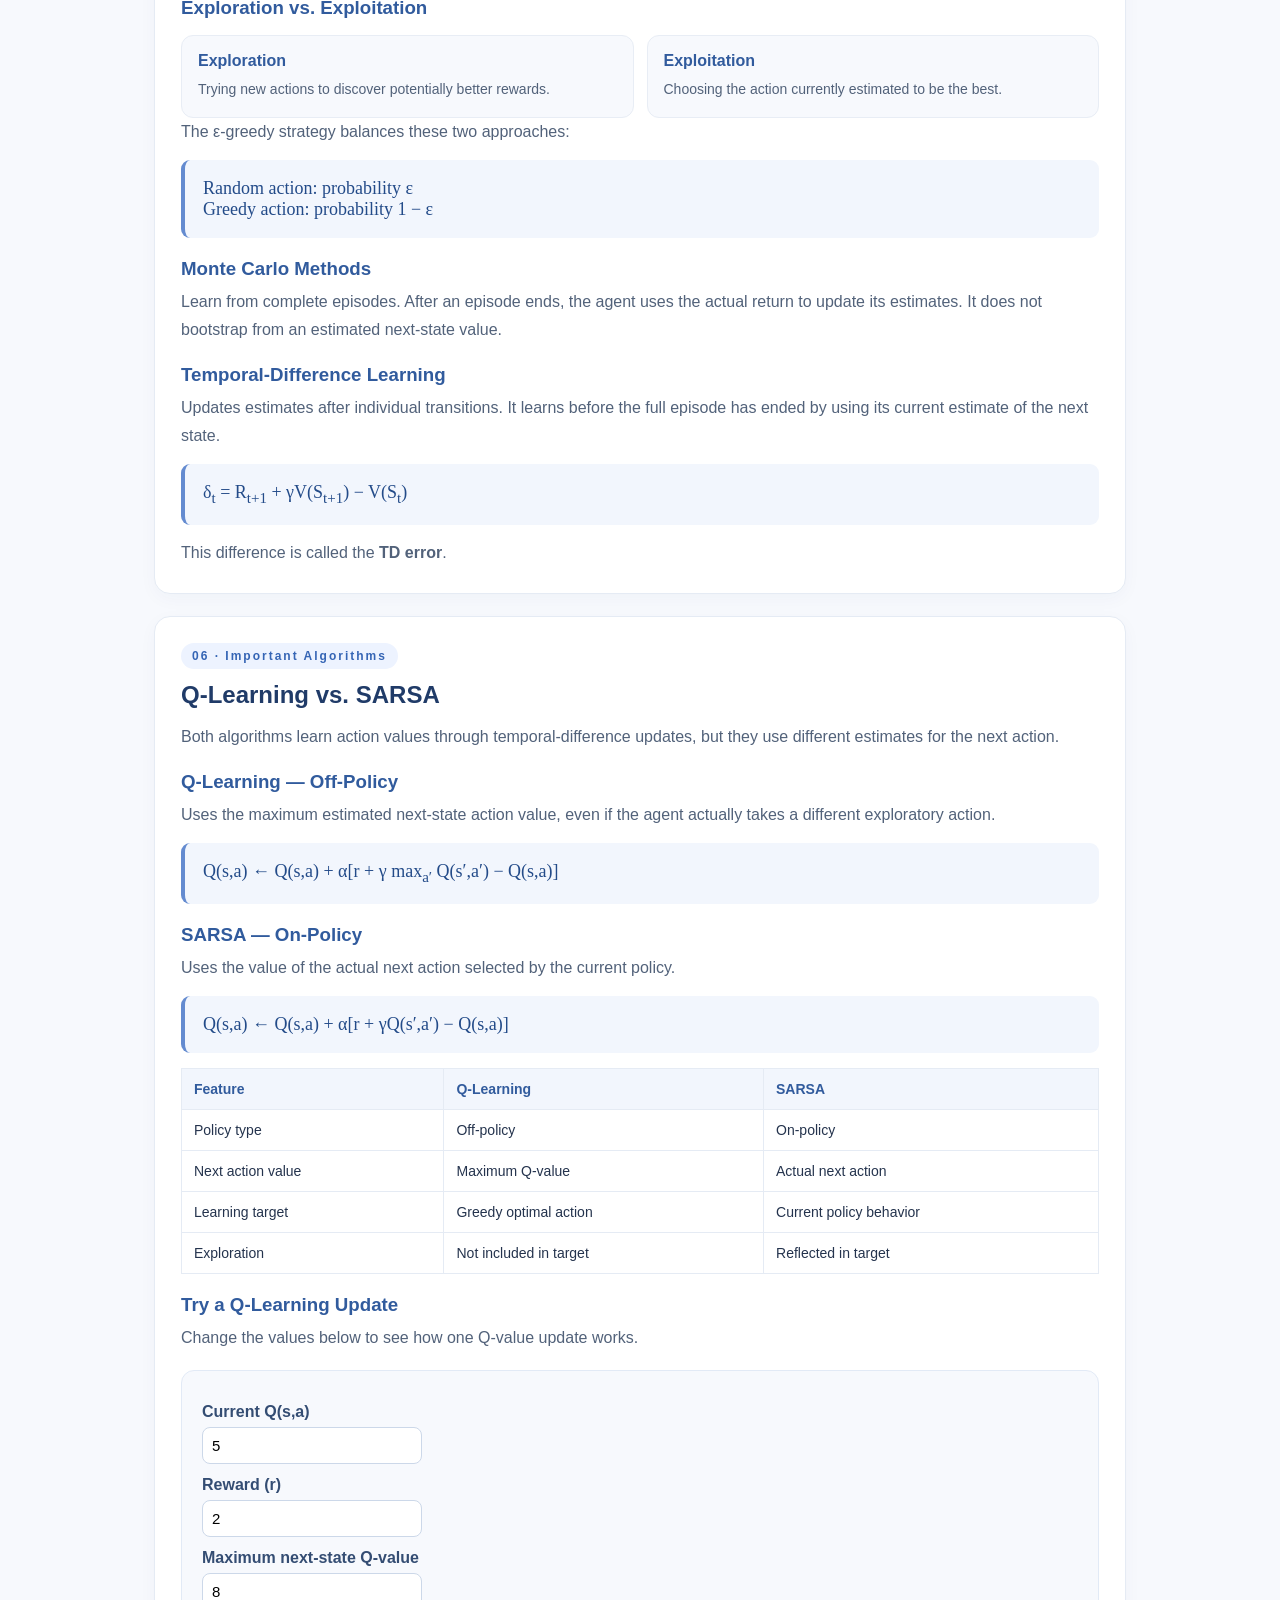
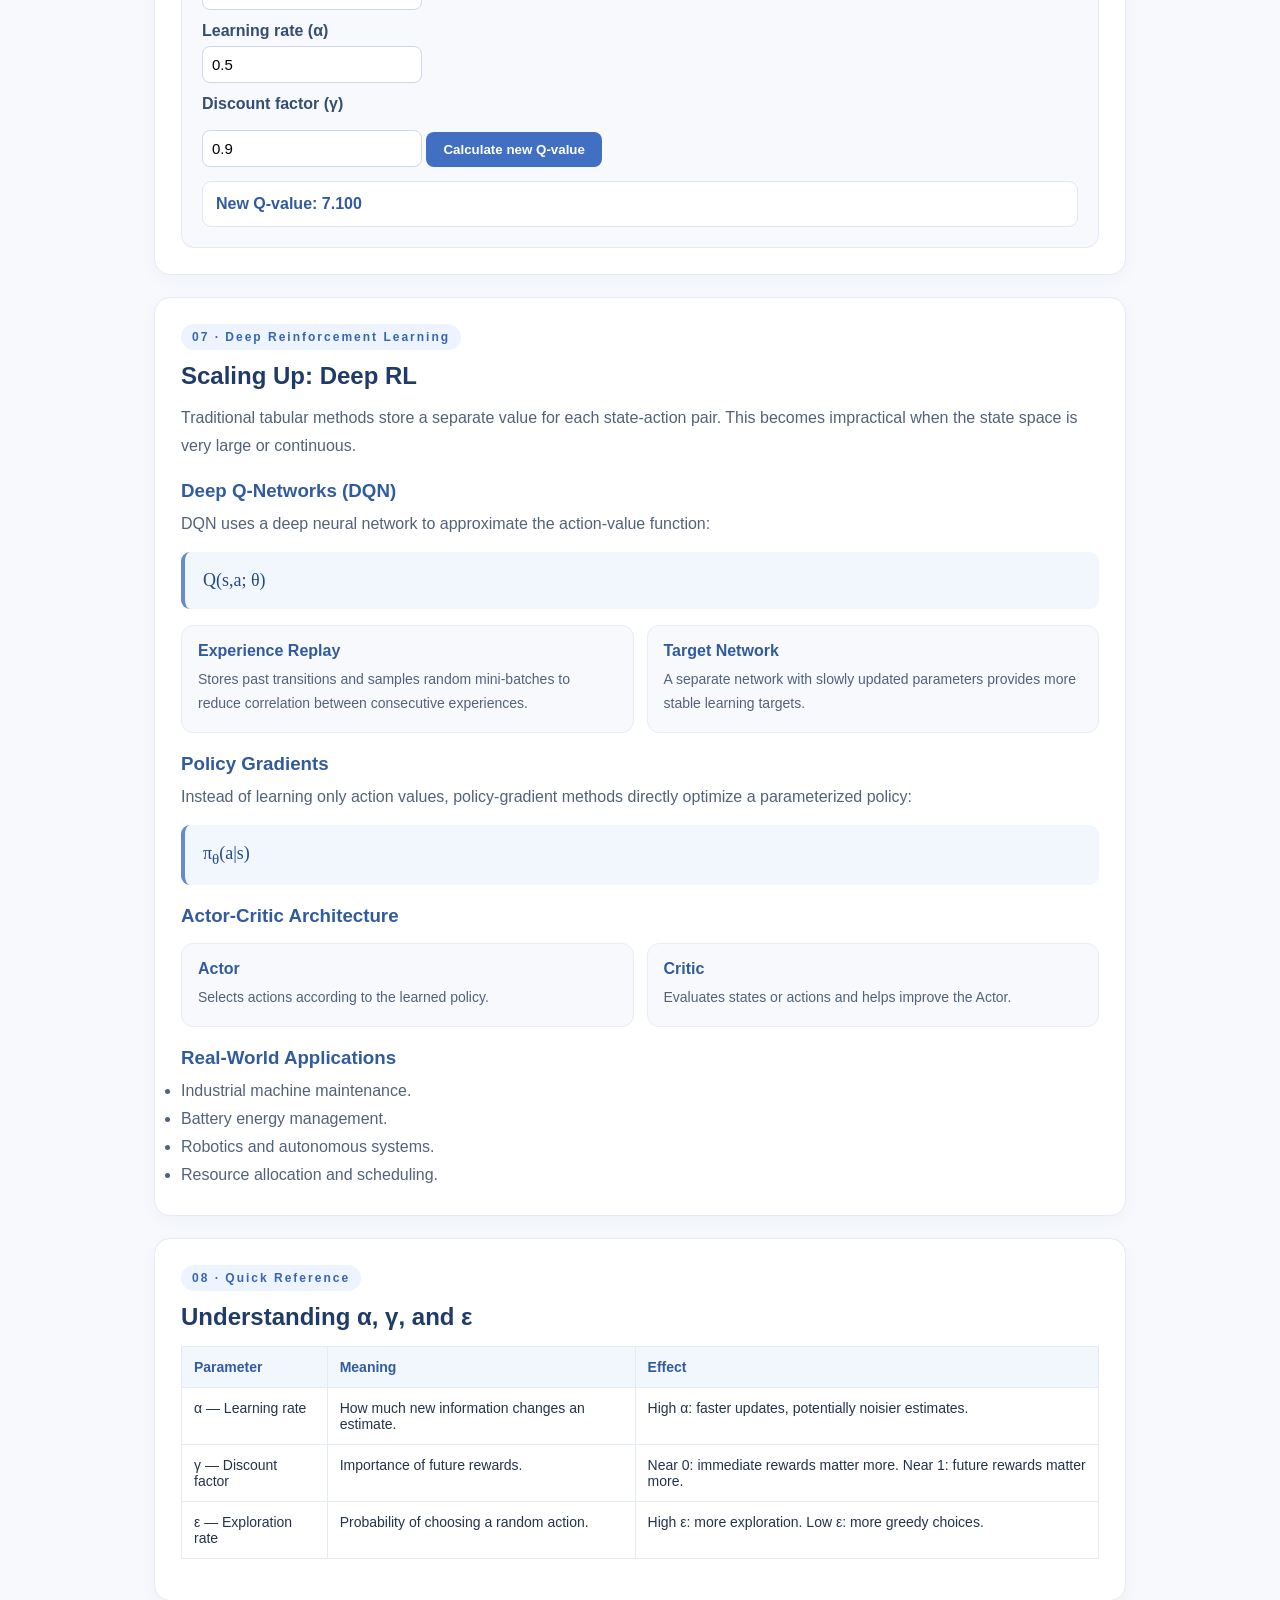
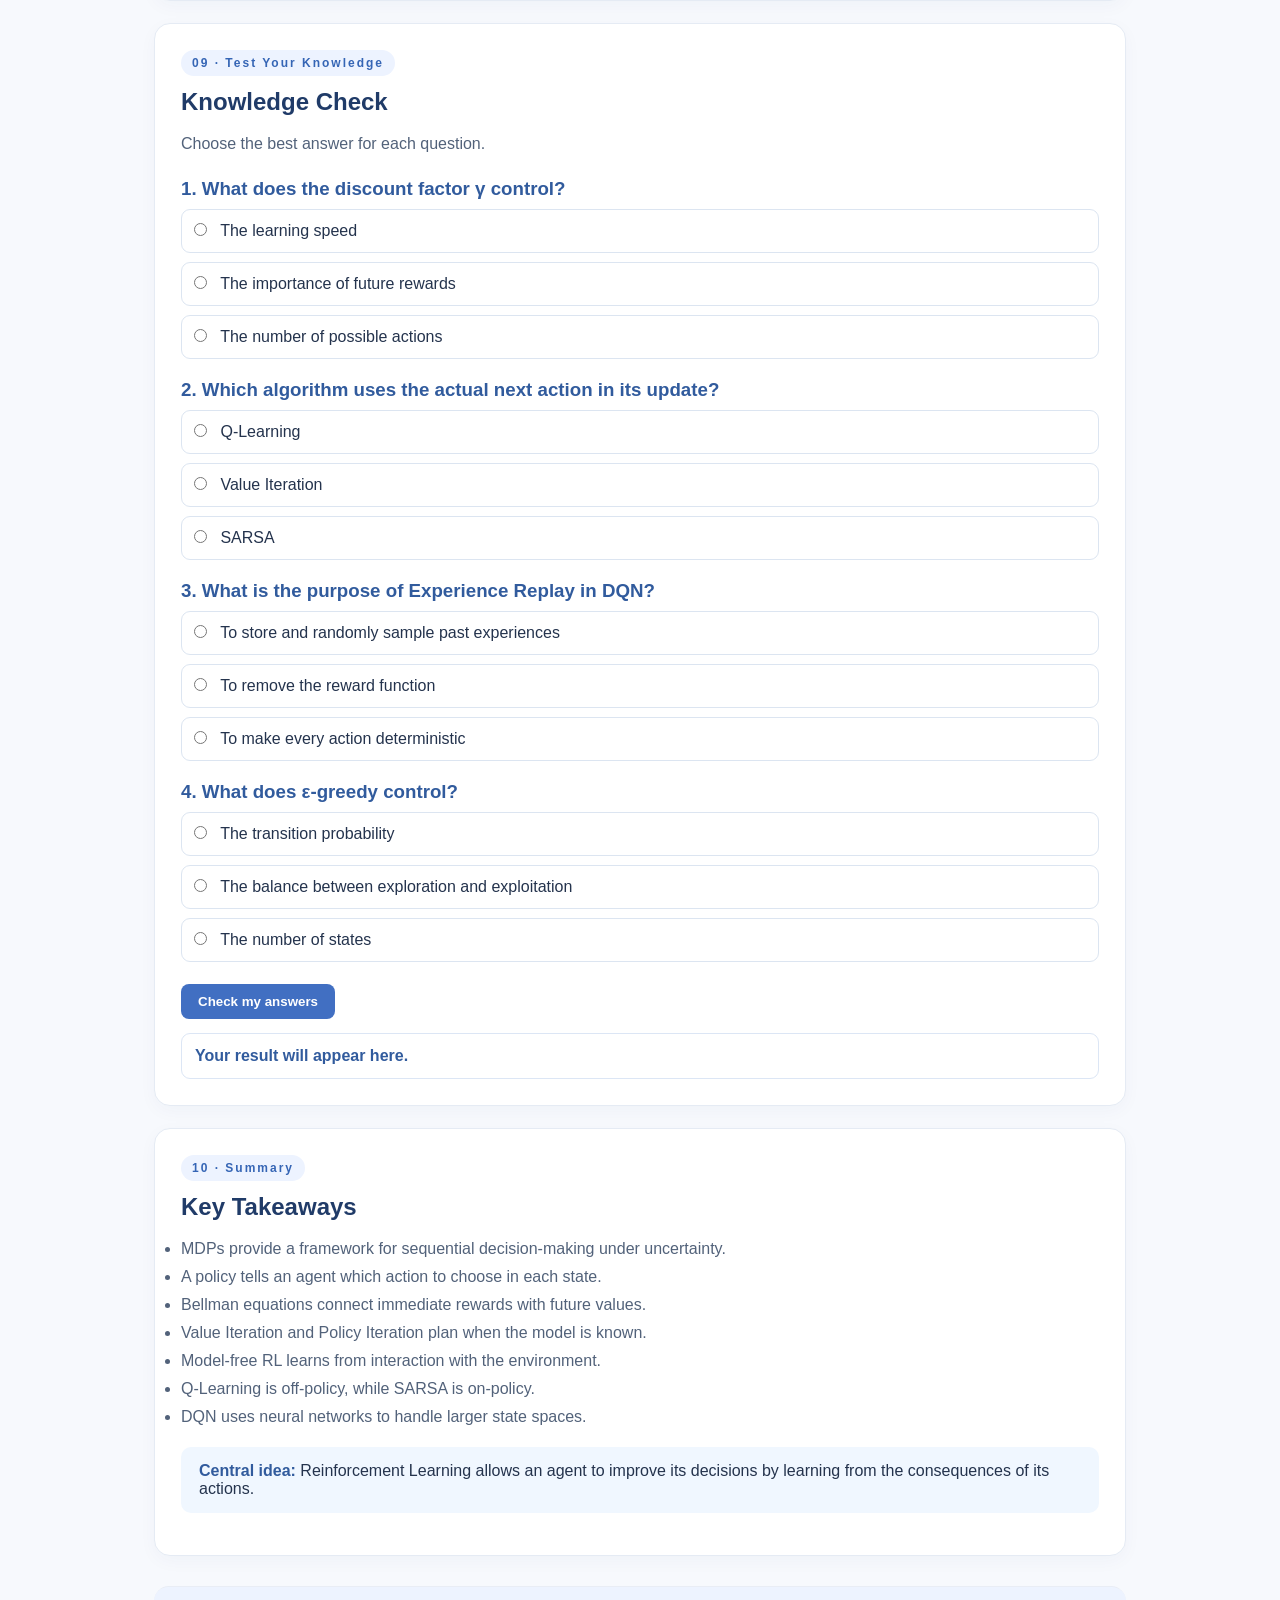
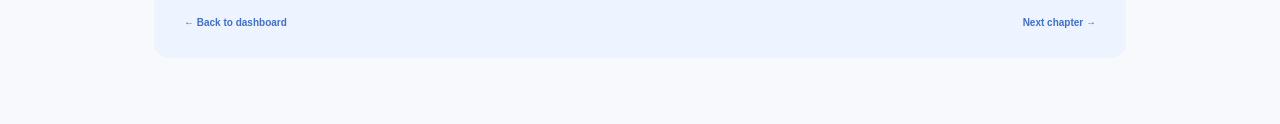
<file: chapters/chapter4.html>
<!DOCTYPE html>
<html lang="en">
<head>
<meta charset="UTF-8">
<meta name="viewport" content="width=device-width, initial-scale=1.0">
<title>Chapter 04 — MDPs & Reinforcement Learning</title>
<link rel="stylesheet" href="../style.css">

<style>
/* Chapter 04 additions */
.lesson { max-width: 1100px; margin: 0 auto; padding: 36px 5%; color: #24334d; }
.lesson-header { margin-bottom: 30px; }
.eyebrow { color: #4776d0; font-size: 12px; font-weight: 700; letter-spacing: 1.5px; }
.lesson h1 { font-size: clamp(30px, 5vw, 44px); line-height: 1.15; margin: 12px 0; color: #172b4d; }
.lesson h2 { color: #203b68; font-size: 24px; margin: 0 0 14px; }
.lesson h3 { color: #315b9d; margin: 20px 0 8px; }
.lesson p, .lesson li { line-height: 1.75; color: #52627a; }
.lesson-section { background: white; border: 1px solid #e5ebf4; border-radius: 16px; padding: 26px; margin: 22px 0; box-shadow: 0 5px 18px rgba(35,65,110,.035); }
.lesson-tag { display: inline-block; background: #edf3ff; color: #3565b5; padding: 6px 11px; border-radius: 20px; font-size: 12px; font-weight: 700; margin-bottom: 12px; }
.formula { background: #f2f6fd; border-left: 4px solid #648bd0; padding: 18px; border-radius: 9px; margin: 14px 0; color: #234b89; font-family: Georgia, serif; font-size: 18px; overflow-x: auto; }
.concept-grid { display: grid; grid-template-columns: repeat(auto-fit,minmax(190px,1fr)); gap: 13px; margin-top: 16px; }
.concept { background: #f7f9fd; border: 1px solid #e8edf5; border-radius: 12px; padding: 16px; }
.concept strong { display: block; color: #315b9d; margin-bottom: 7px; }
.concept p { font-size: 14px; margin: 0; }
.note { background: #f0f7ff; border-radius: 10px; padding: 15px 18px; margin: 16px 0; }
.note strong { color: #315b9d; }
.compare { width: 100%; border-collapse: collapse; margin: 15px 0; font-size: 14px; }
.compare th, .compare td { border: 1px solid #e5ebf4; padding: 12px; text-align: left; vertical-align: top; }
.compare th { background: #f2f6fd; color: #315b9d; }
.code-example { background: #17243b; color: #e4edff; padding: 18px; border-radius: 12px; overflow-x: auto; font-size: 13px; line-height: 1.65; }
.interactive { background: #f7f9fd; border: 1px solid #e2eaf6; border-radius: 13px; padding: 20px; margin-top: 18px; }
.interactive label { display: block; font-weight: 600; color: #344d73; margin: 12px 0 6px; }
.interactive input { width: 100%; max-width: 220px; padding: 9px; border: 1px solid #ccd8e9; border-radius: 8px; font-size: 15px; }
.lesson button { background: #416fc2; color: white; border: 0; padding: 10px 17px; border-radius: 8px; cursor: pointer; margin-top: 13px; font-weight: 600; }
.lesson button:hover { background: #315ba5; }
.result { margin-top: 14px; padding: 13px; background: white; border: 1px solid #dce6f5; border-radius: 9px; color: #315b9d; font-weight: 600; }
.quiz-option { display: block; background: white; border: 1px solid #dce5f1; border-radius: 9px; padding: 12px; margin: 9px 0; cursor: pointer; }
.quiz-option input { margin-right: 9px; }
.progress-track { background: #e8edf5; height: 7px; border-radius: 20px; margin: 15px 0; }
.progress-fill { background: #5d86d0; height: 7px; width: 0%; border-radius: 20px; transition: width .3s; }
.lesson-footer { display: flex; justify-content: space-between; gap: 12px; flex-wrap: wrap; margin: 30px 0; }
.lesson-footer a { color: #416fc2; text-decoration: none; font-weight: 600; }
@media(max-width:600px) {
 .lesson-section { padding: 19px; }
 .compare { font-size: 12px; }
 .compare th, .compare td { padding: 8px; }
}
</style>
</head>

<body>
<main class="lesson">

<header class="lesson-header">
  <span class="eyebrow">AIF · LECTURE 04</span>
  <h1>Markov Decision Processes & Reinforcement Learning</h1>
  <p>How intelligent agents make decisions, learn from experience, and improve their actions over time.</p>
  <div class="progress-track"><div class="progress-fill" id="progress"></div></div>
  <small id="progressText">Your reading progress: 0%</small>
</header>

<section class="lesson-section">
  <span class="lesson-tag">01 · Foundations</span>
  <h2>Sequential Decision-Making</h2>
  <p>In many AI problems, an action does not only affect the present. It also changes which situations and decisions become available in the future.</p>
  <p>Sequential decision-making aims to maximize the expected long-term reward rather than choosing an action based only on its immediate result.</p>

  <h3>Planning vs. Classical Search</h3>
  <div class="concept-grid">
    <div class="concept">
      <strong>Classical Search</strong>
      <p>Finds a sequence of actions or a path from a starting state to a goal.</p>
    </div>
    <div class="concept">
      <strong>MDP Planning</strong>
      <p>Finds a policy that tells an agent which action to choose in each possible state.</p>
    </div>
  </div>
</section>

<section class="lesson-section">
  <span class="lesson-tag">02 · Mathematical Model</span>
  <h2>What Is a Markov Decision Process?</h2>
  <p>A Markov Decision Process (MDP) is a mathematical framework for modeling decision-making when actions can lead to uncertain outcomes.</p>
  <div class="formula">M = (S, A, P, R, γ)</div>

  <div class="concept-grid">
    <div class="concept"><strong>S — States</strong><p>All possible situations the agent can be in.</p></div>
    <div class="concept"><strong>A — Actions</strong><p>Available choices the agent can make.</p></div>
    <div class="concept"><strong>P — Transitions</strong><p>Probability of reaching a new state after an action.</p></div>
    <div class="concept"><strong>R — Rewards</strong><p>Immediate feedback received after an action.</p></div>
    <div class="concept"><strong>γ — Discount Factor</strong><p>Controls how much future rewards matter.</p></div>
  </div>

  <h3>The Markov Property</h3>
  <p>The current state contains all the relevant information needed to predict the next state. The entire history does not need to be stored separately.</p>
  <div class="formula">
    P(S<sub>t+1</sub> | S<sub>t</sub>, A<sub>t</sub>, history)
    = P(S<sub>t+1</sub> | S<sub>t</sub>, A<sub>t</sub>)
  </div>
  <div class="note"><strong>Remember:</strong> The future depends on the current state and action, not on the full history, when the state satisfies the Markov property.</div>
</section>

<section class="lesson-section">
  <span class="lesson-tag">03 · Rewards & Values</span>
  <h2>Return and Value Functions</h2>
  <p>A reward is immediate feedback. A value function estimates how much total future reward an agent can expect.</p>

  <h3>Discounted Return</h3>
  <div class="formula">
    G<sub>t</sub> = R<sub>t+1</sub> + γR<sub>t+2</sub> + γ²R<sub>t+3</sub> + ...
  </div>

  <h3>Two Important Value Functions</h3>
  <div class="concept-grid">
    <div class="concept">
      <strong>State Value Vπ(s)</strong>
      <p>Expected return starting from state s and following policy π.</p>
    </div>
    <div class="concept">
      <strong>Action Value Qπ(s,a)</strong>
      <p>Expected return after taking action a in state s and following policy π afterward.</p>
    </div>
  </div>

  <h3>Bellman Expectation Equation</h3>
  <p>It expresses the value of a state as the expected immediate reward plus the discounted value of the next state.</p>
  <div class="formula">
    V<sup>π</sup>(s) = Σ<sub>a</sub> π(a|s) Σ<sub>s′</sub> P(s′|s,a)
    [R(s,a,s′) + γV<sup>π</sup>(s′)]
  </div>

  <h3>Bellman Optimality Equations</h3>
  <p>These equations choose the action that produces the highest expected long-term return.</p>
  <div class="formula">
    V*(s) = max<sub>a</sub> Σ<sub>s′</sub> P(s′|s,a)
    [R(s,a,s′) + γV*(s′)]
  </div>
  <div class="formula">
    Q*(s,a) = Σ<sub>s′</sub> P(s′|s,a)
    [R(s,a,s′) + γ max<sub>a′</sub> Q*(s′,a′)]
  </div>
</section>

<section class="lesson-section">
  <span class="lesson-tag">04 · Model-Based Planning</span>
  <h2>Planning with Known Models</h2>
  <p>When transition probabilities and rewards are known, an agent can calculate good decisions without learning them through trial and error.</p>

  <h3>Value Iteration</h3>
  <p>Repeatedly updates the value of every state using the Bellman optimality equation until the values become stable.</p>
  <div class="formula">
    V<sub>k+1</sub>(s) = max<sub>a</sub> Σ<sub>s′</sub> P(s′|s,a)
    [R + γV<sub>k</sub>(s′)]
  </div>

  <h3>Policy Iteration</h3>
  <p>Alternates between two stages:</p>
  <div class="concept-grid">
    <div class="concept"><strong>1. Policy Evaluation</strong><p>Calculate the value of the current policy.</p></div>
    <div class="concept"><strong>2. Policy Improvement</strong><p>Choose better actions based on the calculated values.</p></div>
  </div>
</section>

<section class="lesson-section">
  <span class="lesson-tag">05 · Reinforcement Learning</span>
  <h2>Model-Free Reinforcement Learning</h2>
  <p>In model-free RL, the agent does not know the transition probabilities or reward function in advance. It learns by interacting with the environment.</p>
  <div class="formula">
    (S<sub>t</sub>, A<sub>t</sub>, R<sub>t+1</sub>, S<sub>t+1</sub>)
  </div>

  <h3>Exploration vs. Exploitation</h3>
  <div class="concept-grid">
    <div class="concept"><strong>Exploration</strong><p>Trying new actions to discover potentially better rewards.</p></div>
    <div class="concept"><strong>Exploitation</strong><p>Choosing the action currently estimated to be the best.</p></div>
  </div>
  <p>The ε-greedy strategy balances these two approaches:</p>
  <div class="formula">
    Random action: probability ε<br>
    Greedy action: probability 1 − ε
  </div>

  <h3>Monte Carlo Methods</h3>
  <p>Learn from complete episodes. After an episode ends, the agent uses the actual return to update its estimates. It does not bootstrap from an estimated next-state value.</p>

  <h3>Temporal-Difference Learning</h3>
  <p>Updates estimates after individual transitions. It learns before the full episode has ended by using its current estimate of the next state.</p>
  <div class="formula">
    δ<sub>t</sub> = R<sub>t+1</sub> + γV(S<sub>t+1</sub>) − V(S<sub>t</sub>)
  </div>
  <p>This difference is called the <strong>TD error</strong>.</p>
</section>

<section class="lesson-section">
  <span class="lesson-tag">06 · Important Algorithms</span>
  <h2>Q-Learning vs. SARSA</h2>
  <p>Both algorithms learn action values through temporal-difference updates, but they use different estimates for the next action.</p>

  <h3>Q-Learning — Off-Policy</h3>
  <p>Uses the maximum estimated next-state action value, even if the agent actually takes a different exploratory action.</p>
  <div class="formula">
    Q(s,a) ← Q(s,a) + α[r + γ max<sub>a′</sub> Q(s′,a′) − Q(s,a)]
  </div>

  <h3>SARSA — On-Policy</h3>
  <p>Uses the value of the actual next action selected by the current policy.</p>
  <div class="formula">
    Q(s,a) ← Q(s,a) + α[r + γQ(s′,a′) − Q(s,a)]
  </div>

  <table class="compare">
    <tr><th>Feature</th><th>Q-Learning</th><th>SARSA</th></tr>
    <tr><td>Policy type</td><td>Off-policy</td><td>On-policy</td></tr>
    <tr><td>Next action value</td><td>Maximum Q-value</td><td>Actual next action</td></tr>
    <tr><td>Learning target</td><td>Greedy optimal action</td><td>Current policy behavior</td></tr>
    <tr><td>Exploration</td><td>Not included in target</td><td>Reflected in target</td></tr>
  </table>

  <h3>Try a Q-Learning Update</h3>
  <p>Change the values below to see how one Q-value update works.</p>
  <div class="interactive">
    <label for="oldQ">Current Q(s,a)</label>
    <input id="oldQ" type="number" value="5" step="0.1">
    <label for="reward">Reward (r)</label>
    <input id="reward" type="number" value="2" step="0.1">
    <label for="nextQ">Maximum next-state Q-value</label>
    <input id="nextQ" type="number" value="8" step="0.1">
    <label for="alpha">Learning rate (α)</label>
    <input id="alpha" type="number" value="0.5" min="0" max="1" step="0.1">
    <label for="gamma">Discount factor (γ)</label>
    <input id="gamma" type="number" value="0.9" min="0" max="1" step="0.1">
    <button onclick="calculateQ()">Calculate new Q-value</button>
    <div class="result" id="qResult" aria-live="polite">New Q-value: 5.1</div>
  </div>
</section>

<section class="lesson-section">
  <span class="lesson-tag">07 · Deep Reinforcement Learning</span>
  <h2>Scaling Up: Deep RL</h2>
  <p>Traditional tabular methods store a separate value for each state-action pair. This becomes impractical when the state space is very large or continuous.</p>

  <h3>Deep Q-Networks (DQN)</h3>
  <p>DQN uses a deep neural network to approximate the action-value function:</p>
  <div class="formula">Q(s,a; θ)</div>

  <div class="concept-grid">
    <div class="concept">
      <strong>Experience Replay</strong>
      <p>Stores past transitions and samples random mini-batches to reduce correlation between consecutive experiences.</p>
    </div>
    <div class="concept">
      <strong>Target Network</strong>
      <p>A separate network with slowly updated parameters provides more stable learning targets.</p>
    </div>
  </div>

  <h3>Policy Gradients</h3>
  <p>Instead of learning only action values, policy-gradient methods directly optimize a parameterized policy:</p>
  <div class="formula">π<sub>θ</sub>(a|s)</div>

  <h3>Actor-Critic Architecture</h3>
  <div class="concept-grid">
    <div class="concept"><strong>Actor</strong><p>Selects actions according to the learned policy.</p></div>
    <div class="concept"><strong>Critic</strong><p>Evaluates states or actions and helps improve the Actor.</p></div>
  </div>

  <h3>Real-World Applications</h3>
  <ul>
    <li>Industrial machine maintenance.</li>
    <li>Battery energy management.</li>
    <li>Robotics and autonomous systems.</li>
    <li>Resource allocation and scheduling.</li>
  </ul>
</section>

<section class="lesson-section">
  <span class="lesson-tag">08 · Quick Reference</span>
  <h2>Understanding α, γ, and ε</h2>
  <table class="compare">
    <tr><th>Parameter</th><th>Meaning</th><th>Effect</th></tr>
    <tr><td>α — Learning rate</td><td>How much new information changes an estimate.</td><td>High α: faster updates, potentially noisier estimates.</td></tr>
    <tr><td>γ — Discount factor</td><td>Importance of future rewards.</td><td>Near 0: immediate rewards matter more. Near 1: future rewards matter more.</td></tr>
    <tr><td>ε — Exploration rate</td><td>Probability of choosing a random action.</td><td>High ε: more exploration. Low ε: more greedy choices.</td></tr>
  </table>
</section>

<section class="lesson-section" id="quiz">
  <span class="lesson-tag">09 · Test Your Knowledge</span>
  <h2>Knowledge Check</h2>
  <p>Choose the best answer for each question.</p>

  <div id="questions">
    <div class="question">
      <h3>1. What does the discount factor γ control?</h3>
      <label class="quiz-option"><input type="radio" name="q1" value="a"> The learning speed</label>
      <label class="quiz-option"><input type="radio" name="q1" value="b"> The importance of future rewards</label>
      <label class="quiz-option"><input type="radio" name="q1" value="c"> The number of possible actions</label>
    </div>

    <div class="question">
      <h3>2. Which algorithm uses the actual next action in its update?</h3>
      <label class="quiz-option"><input type="radio" name="q2" value="a"> Q-Learning</label>
      <label class="quiz-option"><input type="radio" name="q2" value="b"> Value Iteration</label>
      <label class="quiz-option"><input type="radio" name="q2" value="c"> SARSA</label>
    </div>

    <div class="question">
      <h3>3. What is the purpose of Experience Replay in DQN?</h3>
      <label class="quiz-option"><input type="radio" name="q3" value="a"> To store and randomly sample past experiences</label>
      <label class="quiz-option"><input type="radio" name="q3" value="b"> To remove the reward function</label>
      <label class="quiz-option"><input type="radio" name="q3" value="c"> To make every action deterministic</label>
    </div>

    <div class="question">
      <h3>4. What does ε-greedy control?</h3>
      <label class="quiz-option"><input type="radio" name="q4" value="a"> The transition probability</label>
      <label class="quiz-option"><input type="radio" name="q4" value="b"> The balance between exploration and exploitation</label>
      <label class="quiz-option"><input type="radio" name="q4" value="c"> The number of states</label>
    </div>
  </div>

  <button onclick="checkQuiz()">Check my answers</button>
  <div class="result" id="quizResult" aria-live="polite">Your result will appear here.</div>
</section>

<section class="lesson-section">
  <span class="lesson-tag">10 · Summary</span>
  <h2>Key Takeaways</h2>
  <ul>
    <li>MDPs provide a framework for sequential decision-making under uncertainty.</li>
    <li>A policy tells an agent which action to choose in each state.</li>
    <li>Bellman equations connect immediate rewards with future values.</li>
    <li>Value Iteration and Policy Iteration plan when the model is known.</li>
    <li>Model-free RL learns from interaction with the environment.</li>
    <li>Q-Learning is off-policy, while SARSA is on-policy.</li>
    <li>DQN uses neural networks to handle larger state spaces.</li>
  </ul>
  <div class="note"><strong>Central idea:</strong> Reinforcement Learning allows an agent to improve its decisions by learning from the consequences of its actions.</div>
</section>

<footer class="lesson-footer">
  <a href="../index.html">← Back to dashboard</a>
  <a href="chapter5.html">Next chapter →</a>
</footer>

</main>

<script>
// Reading progress
window.addEventListener("scroll", () => {
  const total = document.documentElement.scrollHeight - window.innerHeight;
  const progress = total > 0 ? Math.round((window.scrollY / total) * 100) : 0;
  document.getElementById("progress").style.width = progress + "%";
  document.getElementById("progressText").textContent =
    "Your reading progress: " + progress + "%";
});

// Q-learning calculator
function calculateQ() {
  const oldQ = Number(document.getElementById("oldQ").value);
  const reward = Number(document.getElementById("reward").value);
  const nextQ = Number(document.getElementById("nextQ").value);
  const alpha = Number(document.getElementById("alpha").value);
  const gamma = Number(document.getElementById("gamma").value);

  if (![oldQ, reward, nextQ, alpha, gamma].every(Number.isFinite) ||
      alpha < 0 || alpha > 1 || gamma < 0 || gamma > 1) {
    document.getElementById("qResult").textContent =
      "Please enter valid numbers. α and γ must be between 0 and 1.";
    return;
  }

  const updated = oldQ + alpha * (reward + gamma * nextQ - oldQ);
  document.getElementById("qResult").textContent =
    "New Q-value: " + updated.toFixed(3);
}

// Knowledge check
function checkQuiz() {
  const answers = { q1: "b", q2: "c", q3: "a", q4: "b" };
  let score = 0;
  let unanswered = 0;

  for (const [question, correct] of Object.entries(answers)) {
    const selected = document.querySelector(
      'input[name="' + question + '"]:checked'
    );
    if (!selected) {
      unanswered++;
    } else if (selected.value === correct) {
      score++;
    }
  }

  const result = document.getElementById("quizResult");
  if (unanswered > 0) {
    result.textContent = "Please answer all questions first. Remaining: " + unanswered;
  } else {
    result.textContent = "You scored " + score + " out of 4. " +
      (score === 4 ? "Excellent work!" : "Review the explanations and try again.");
  }
}

// Initial calculator result
calculateQ();
</script>
</body>
</html>
</file>
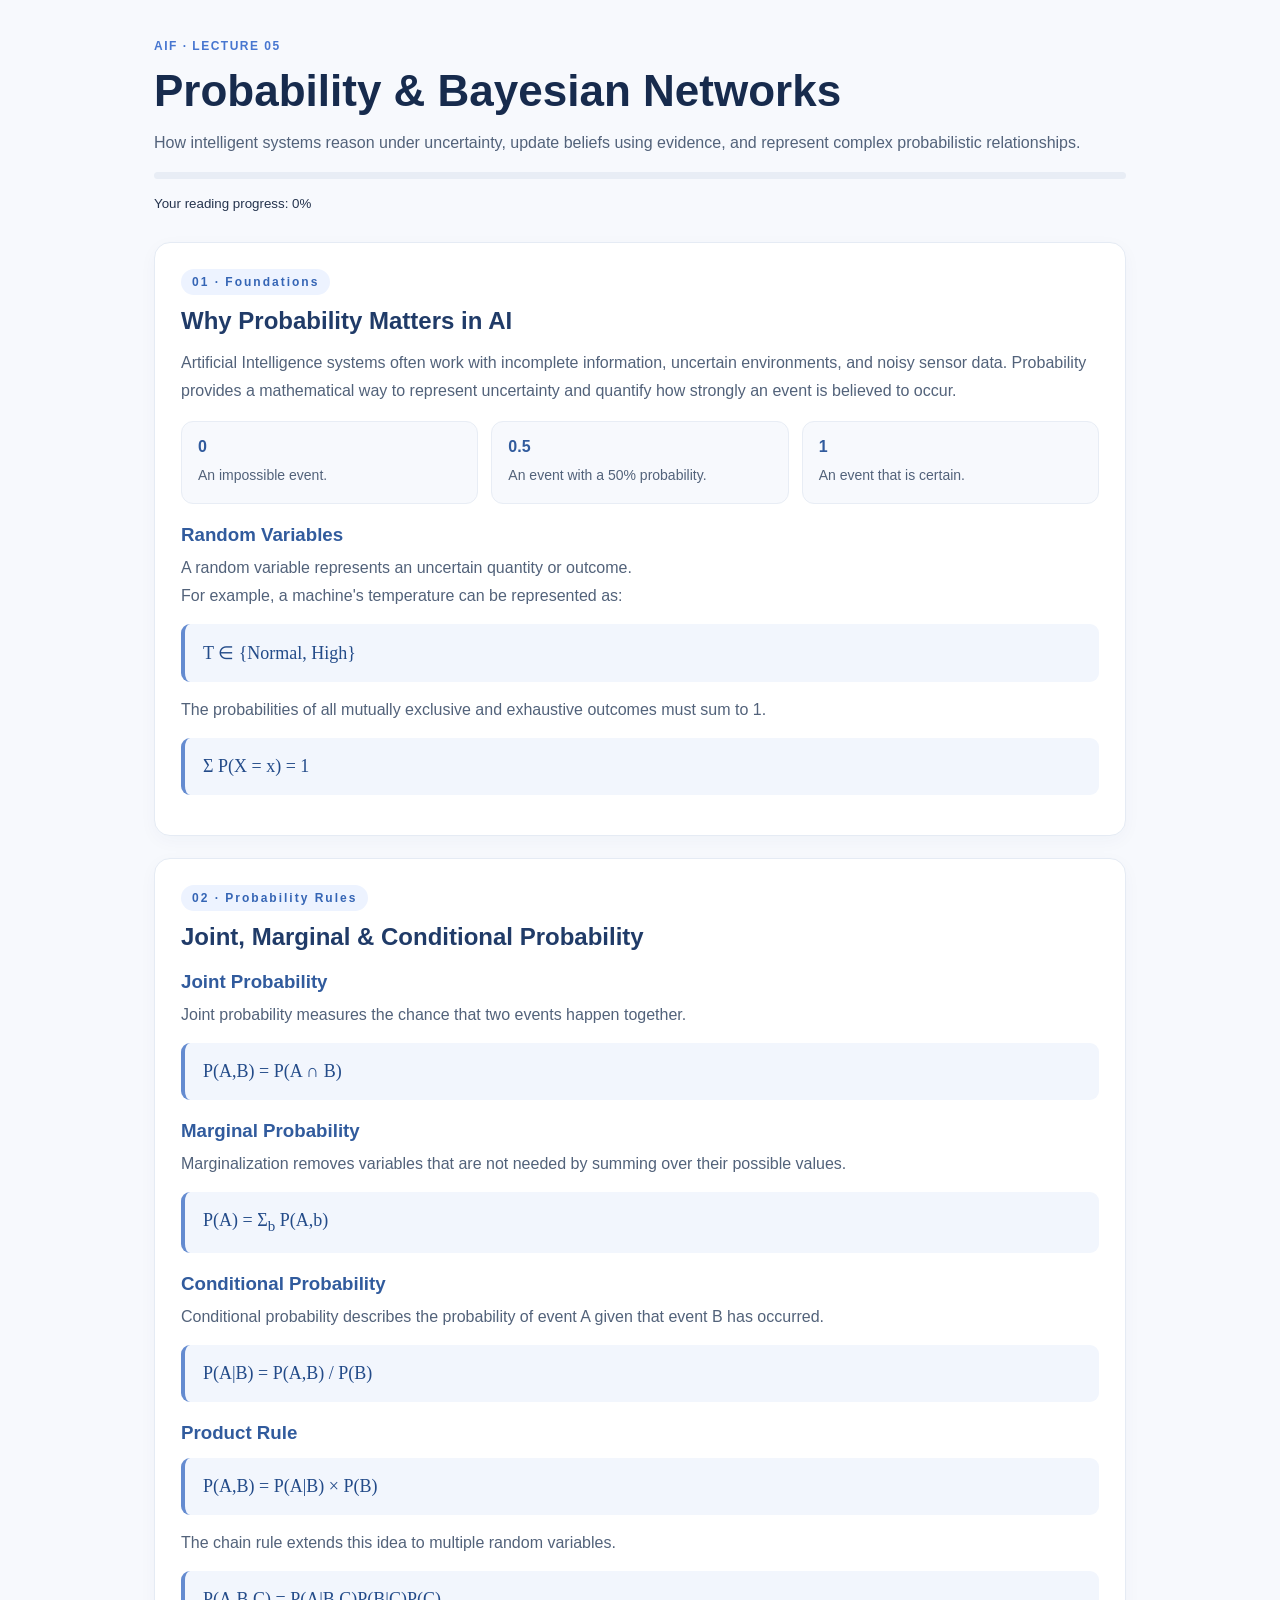
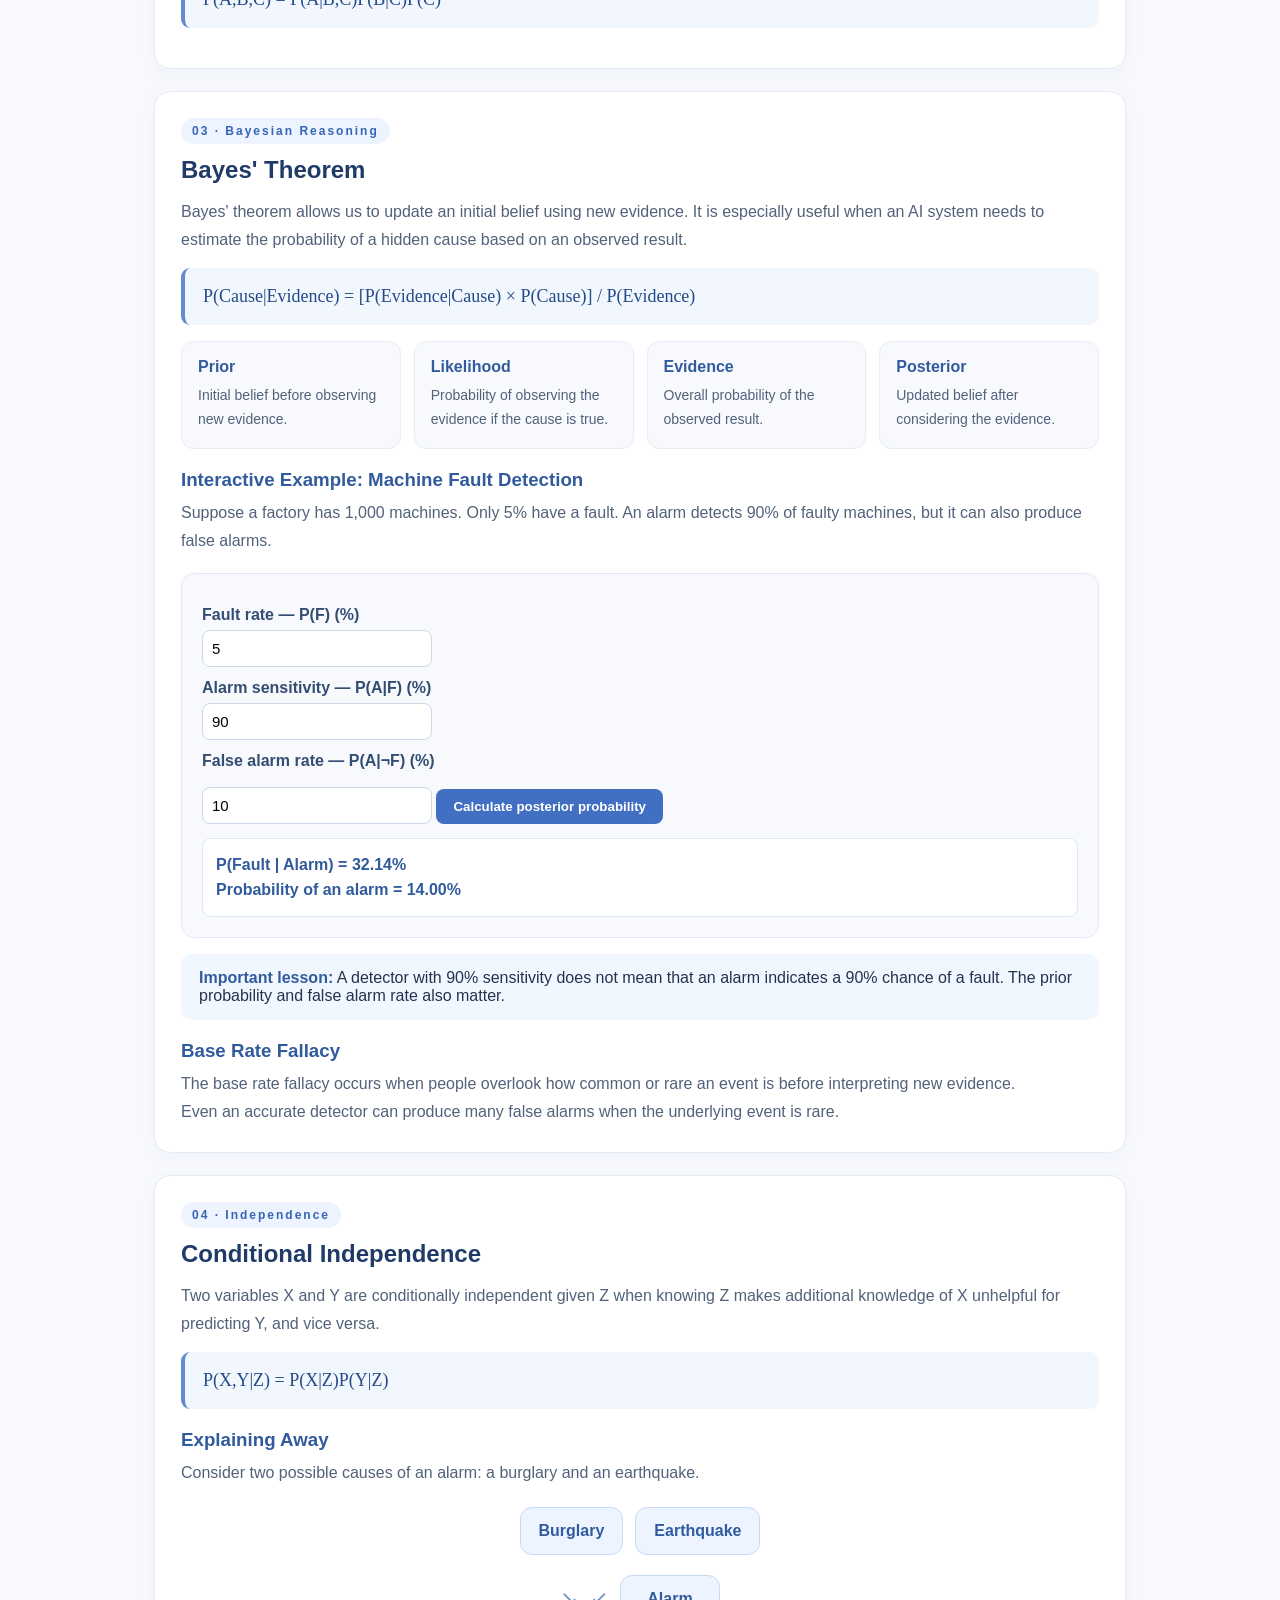
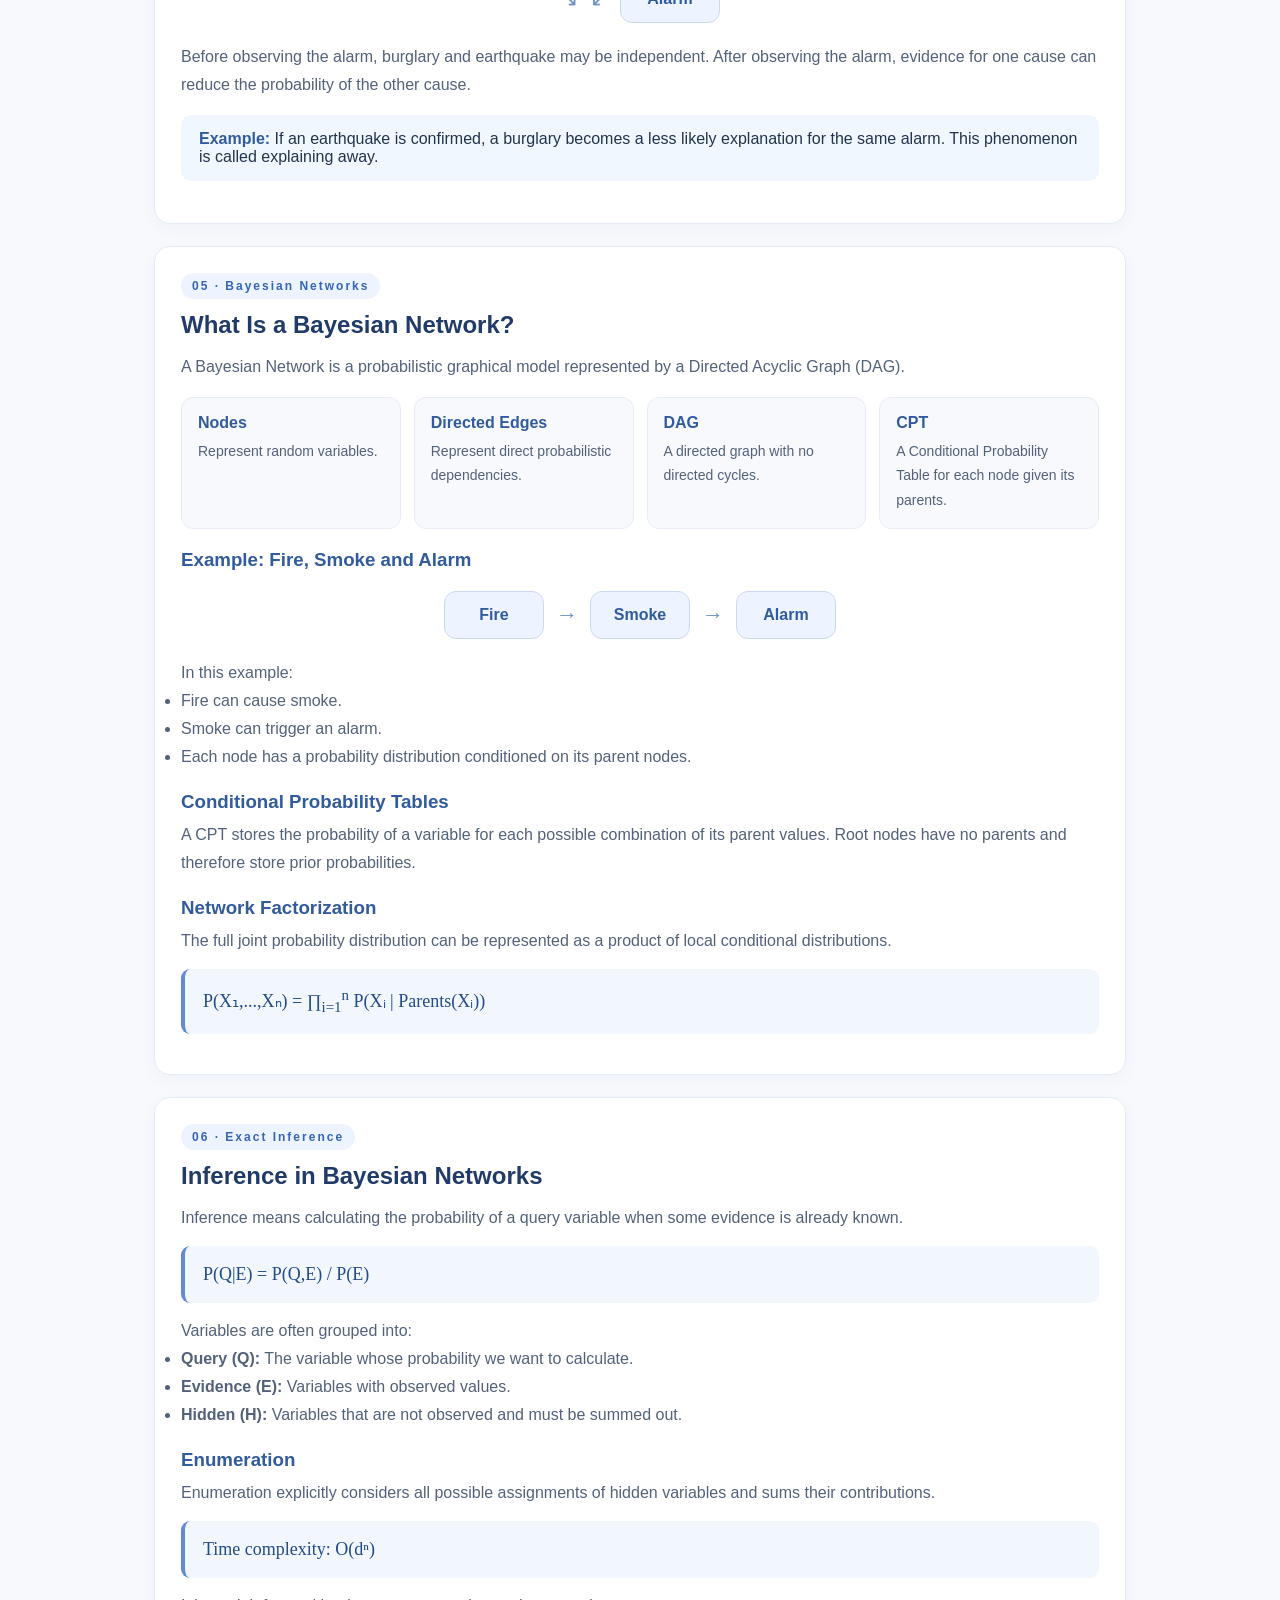
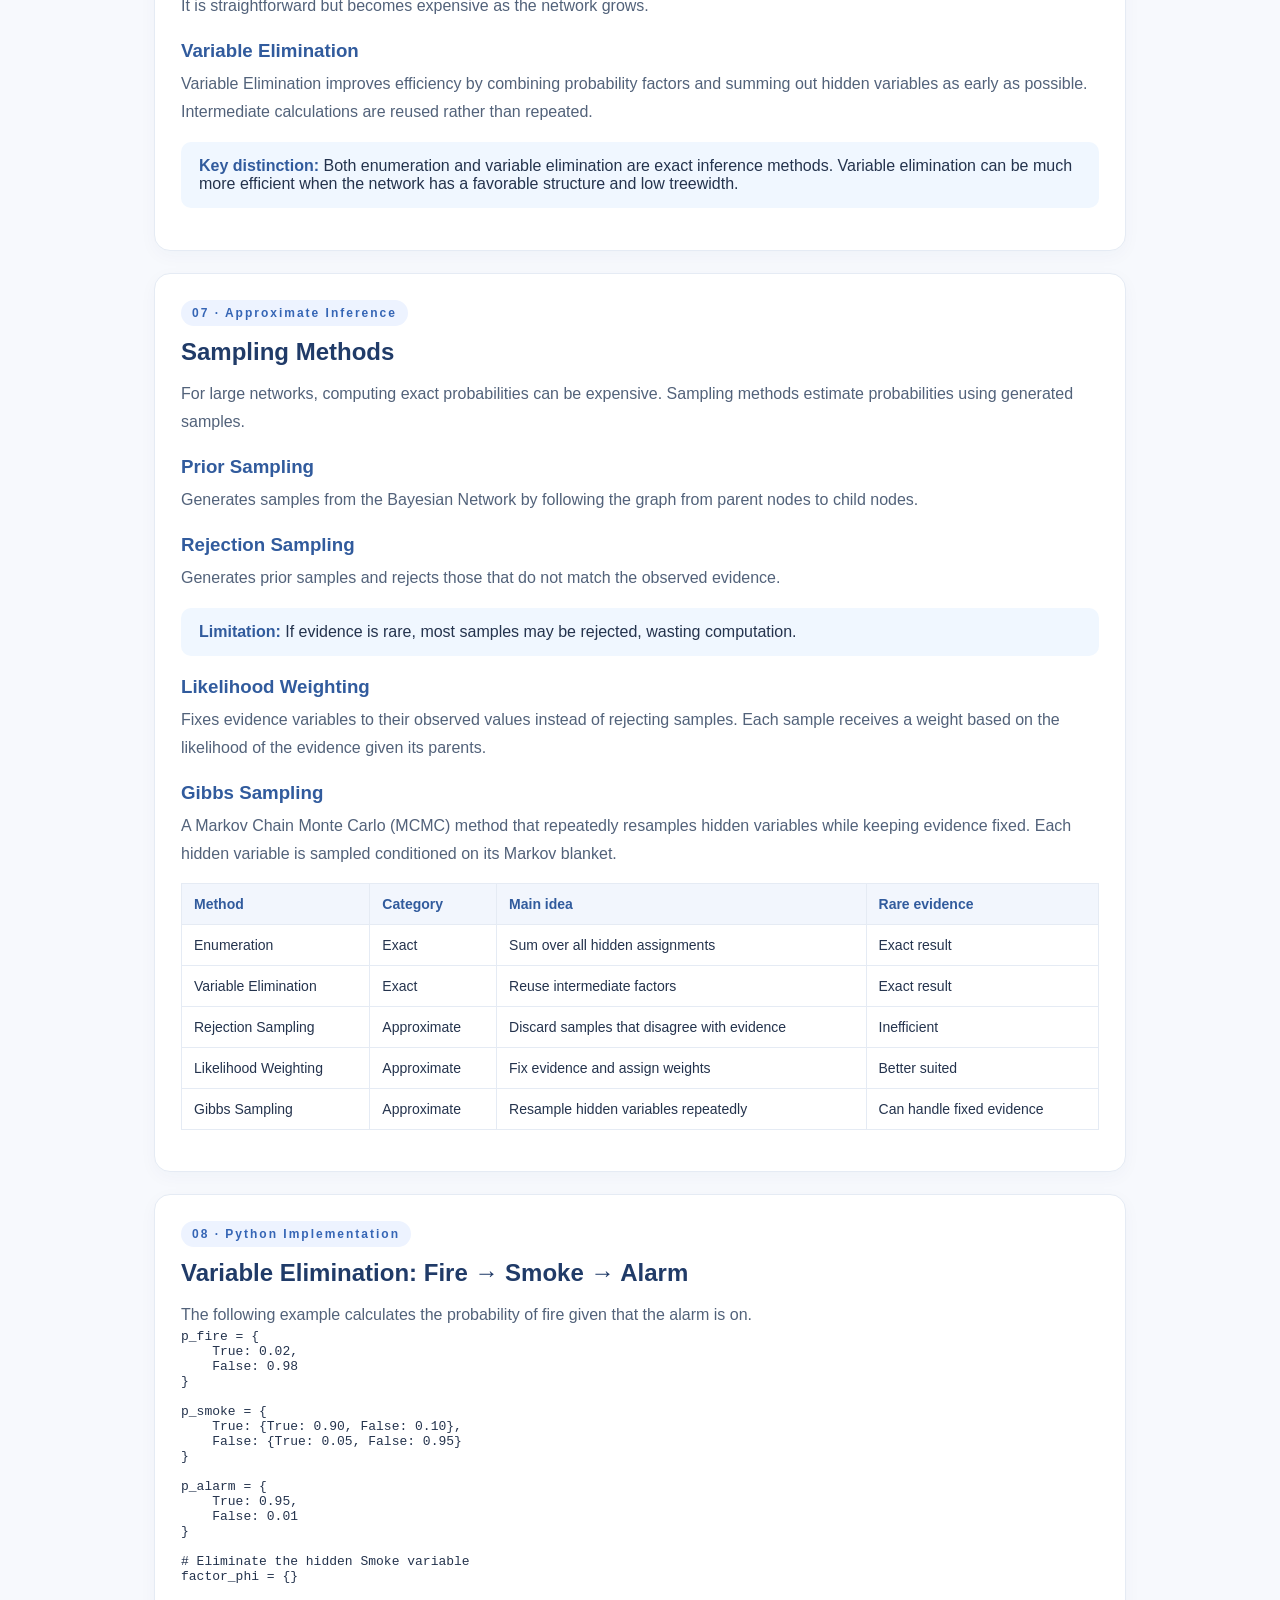
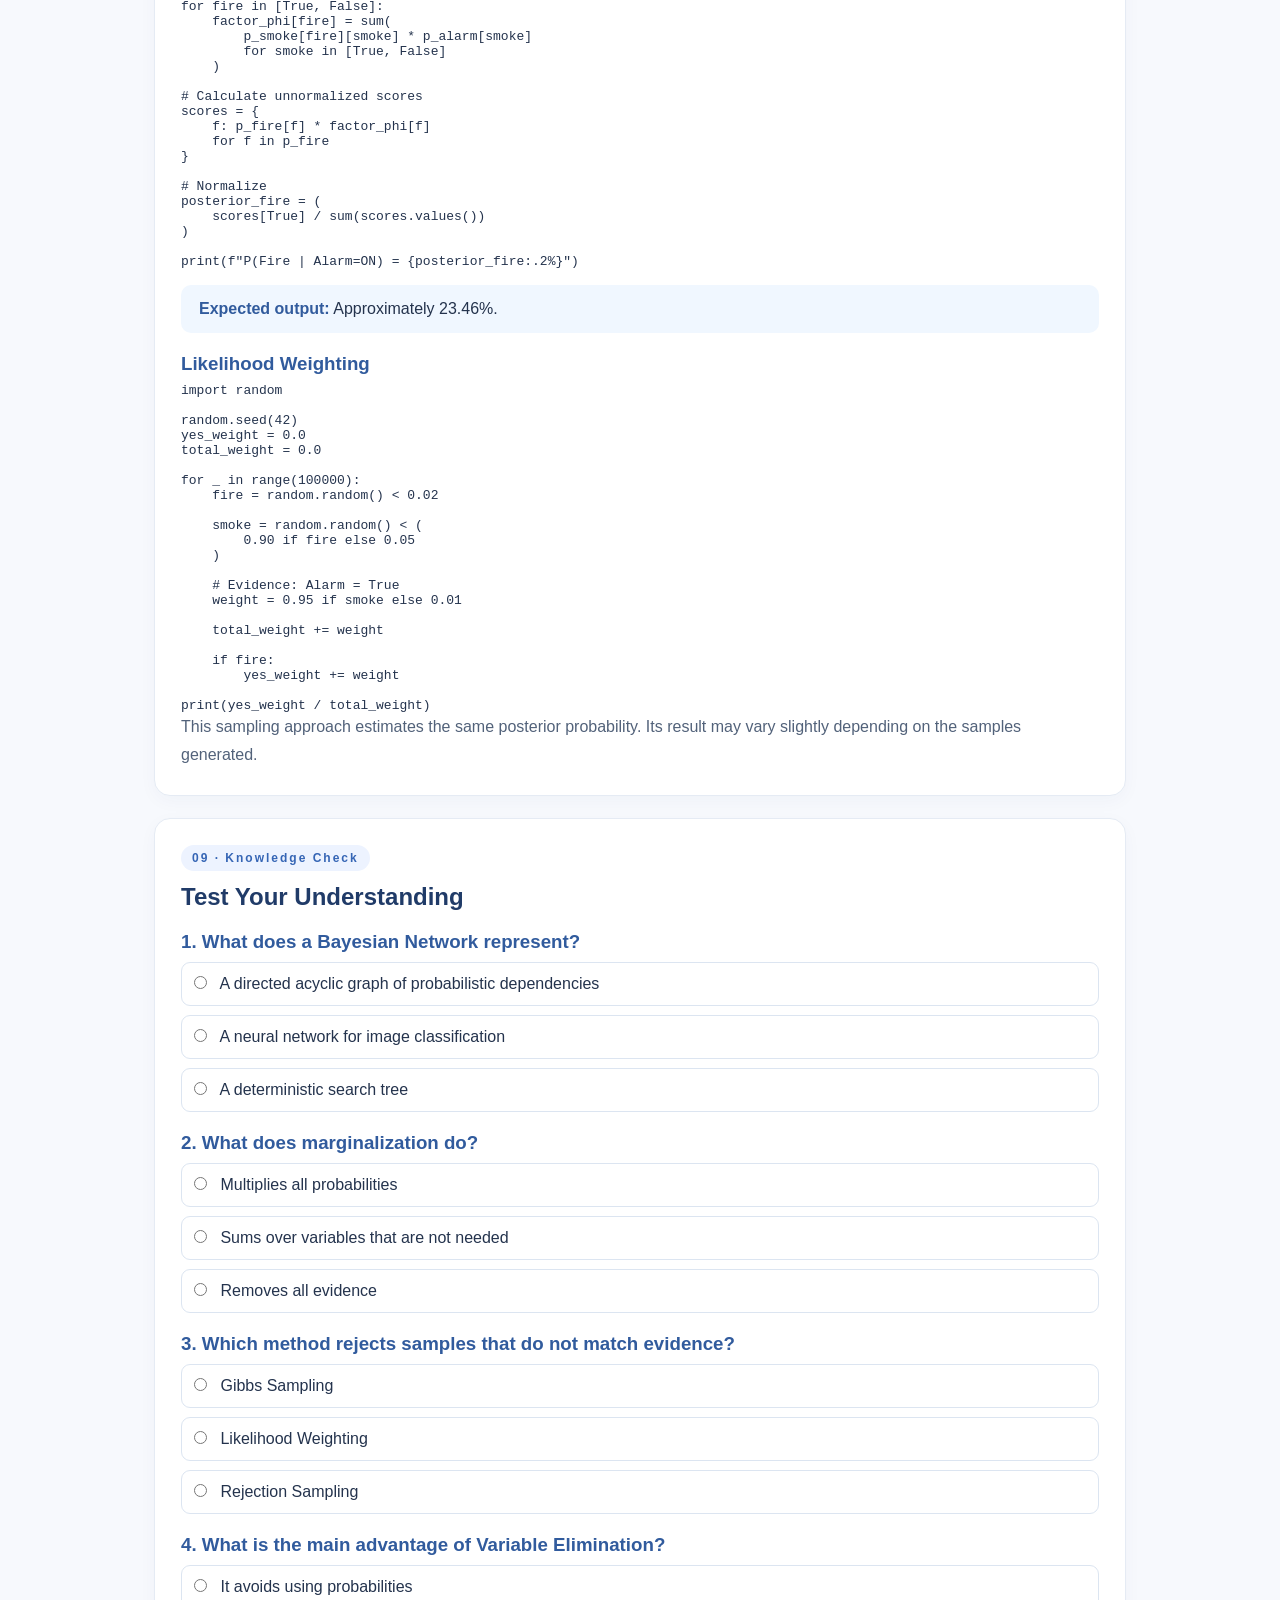
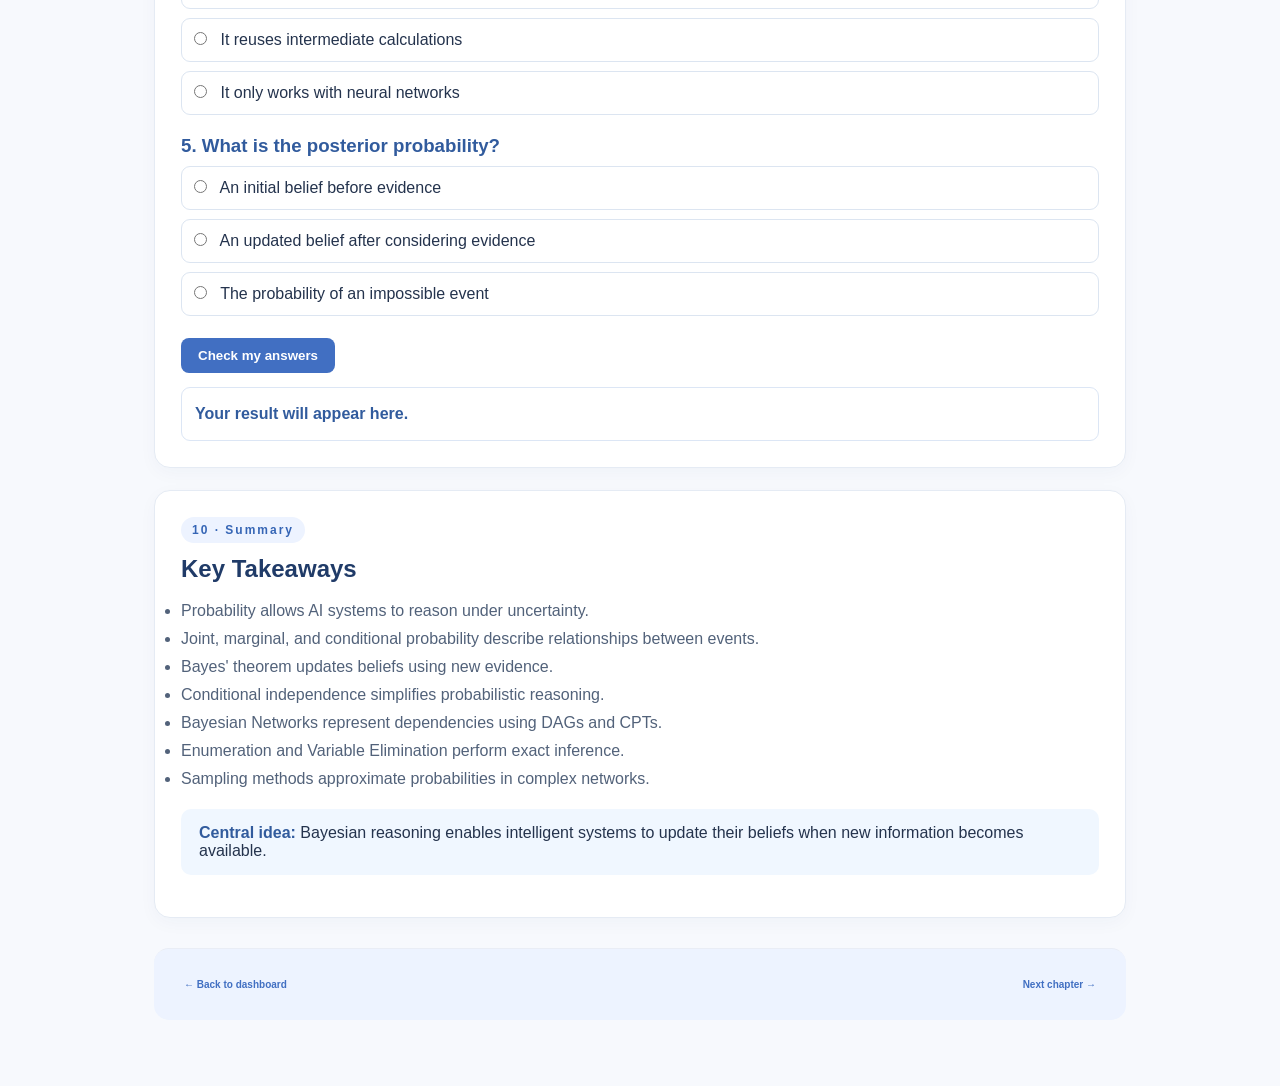
<file: chapters/chapter5.html>
<!DOCTYPE html>
<html lang="en">
<head>
<meta charset="UTF-8">
<meta name="viewport" content="width=device-width, initial-scale=1.0">
<title>Chapter 05 — Probability & Bayesian Networks</title>
<link rel="stylesheet" href="../style.css">

<style>
.lesson{max-width:1100px;margin:auto;padding:36px 5%;color:#24334d}
.lesson-header{margin-bottom:30px}
.eyebrow{color:#4776d0;font-size:12px;font-weight:700;letter-spacing:1.5px}
.lesson h1{font-size:clamp(30px,5vw,44px);line-height:1.15;margin:12px 0;color:#172b4d}
.lesson h2{color:#203b68;font-size:24px;margin:0 0 14px}
.lesson h3{color:#315b9d;margin:20px 0 8px}
.lesson p,.lesson li{line-height:1.75;color:#52627a}
.lesson-section{background:white;border:1px solid #e5ebf4;border-radius:16px;padding:26px;margin:22px 0;box-shadow:0 5px 18px rgba(35,65,110,.035)}
.lesson-tag{display:inline-block;background:#edf3ff;color:#3565b5;padding:6px 11px;border-radius:20px;font-size:12px;font-weight:700;margin-bottom:12px}
.formula{background:#f2f6fd;border-left:4px solid #648bd0;padding:18px;border-radius:9px;margin:14px 0;color:#234b89;font-family:Georgia,serif;font-size:18px;overflow-x:auto}
.concept-grid{display:grid;grid-template-columns:repeat(auto-fit,minmax(190px,1fr));gap:13px;margin-top:16px}
.concept{background:#f7f9fd;border:1px solid #e8edf5;border-radius:12px;padding:16px}
.concept strong{display:block;color:#315b9d;margin-bottom:7px}
.concept p{font-size:14px;margin:0}
.note{background:#f0f7ff;border-radius:10px;padding:15px 18px;margin:16px 0}
.note strong{color:#315b9d}
.compare{width:100%;border-collapse:collapse;margin:15px 0;font-size:14px}
.compare th,.compare td{border:1px solid #e5ebf4;padding:12px;text-align:left;vertical-align:top}
.compare th{background:#f2f6fd;color:#315b9d}
.interactive{background:#f7f9fd;border:1px solid #e2eaf6;border-radius:13px;padding:20px;margin-top:18px}
.interactive label{display:block;font-weight:600;color:#344d73;margin:12px 0 6px}
.interactive input{width:100%;max-width:230px;padding:9px;border:1px solid #ccd8e9;border-radius:8px;font-size:15px}
.lesson button{background:#416fc2;color:white;border:0;padding:10px 17px;border-radius:8px;cursor:pointer;margin-top:13px;font-weight:600}
.lesson button:hover{background:#315ba5}
.result{margin-top:14px;padding:13px;background:white;border:1px solid #dce6f5;border-radius:9px;color:#315b9d;font-weight:600;line-height:1.6}
.diagram{display:flex;justify-content:center;align-items:center;gap:12px;flex-wrap:wrap;margin:20px 0}
.node{background:#edf3ff;border:1px solid #c9d9f2;border-radius:12px;padding:14px 18px;text-align:center;color:#315b9d;font-weight:700;min-width:100px}
.arrow{color:#7192c5;font-size:22px}
.progress-track{background:#e8edf5;height:7px;border-radius:20px;margin:15px 0}
.progress-fill{background:#5d86d0;height:7px;width:0%;border-radius:20px}
.quiz-option{display:block;background:white;border:1px solid #dce5f1;border-radius:9px;padding:12px;margin:9px 0;cursor:pointer}
.quiz-option input{margin-right:9px}
.lesson-footer{display:flex;justify-content:space-between;gap:12px;flex-wrap:wrap;margin:30px 0}
.lesson-footer a{color:#416fc2;text-decoration:none;font-weight:600}
@media(max-width:600px){.lesson-section{padding:19px}.compare{font-size:12px}.compare th,.compare td{padding:8px}}
</style>
</head>

<body>
<main class="lesson">

<header class="lesson-header">
<span class="eyebrow">AIF · LECTURE 05</span>
<h1>Probability & Bayesian Networks</h1>
<p>How intelligent systems reason under uncertainty, update beliefs using evidence, and represent complex probabilistic relationships.</p>
<div class="progress-track"><div class="progress-fill" id="progress"></div></div>
<small id="progressText">Your reading progress: 0%</small>
</header>

<section class="lesson-section">
<span class="lesson-tag">01 · Foundations</span>
<h2>Why Probability Matters in AI</h2>
<p>Artificial Intelligence systems often work with incomplete information, uncertain environments, and noisy sensor data. Probability provides a mathematical way to represent uncertainty and quantify how strongly an event is believed to occur.</p>

<div class="concept-grid">
<div class="concept"><strong>0</strong><p>An impossible event.</p></div>
<div class="concept"><strong>0.5</strong><p>An event with a 50% probability.</p></div>
<div class="concept"><strong>1</strong><p>An event that is certain.</p></div>
</div>

<h3>Random Variables</h3>
<p>A random variable represents an uncertain quantity or outcome.</p>
<p>For example, a machine's temperature can be represented as:</p>
<div class="formula">T ∈ {Normal, High}</div>
<p>The probabilities of all mutually exclusive and exhaustive outcomes must sum to 1.</p>
<div class="formula">Σ P(X = x) = 1</div>
</section>

<section class="lesson-section">
<span class="lesson-tag">02 · Probability Rules</span>
<h2>Joint, Marginal & Conditional Probability</h2>

<h3>Joint Probability</h3>
<p>Joint probability measures the chance that two events happen together.</p>
<div class="formula">P(A,B) = P(A ∩ B)</div>

<h3>Marginal Probability</h3>
<p>Marginalization removes variables that are not needed by summing over their possible values.</p>
<div class="formula">P(A) = Σ<sub>b</sub> P(A,b)</div>

<h3>Conditional Probability</h3>
<p>Conditional probability describes the probability of event A given that event B has occurred.</p>
<div class="formula">P(A|B) = P(A,B) / P(B)</div>

<h3>Product Rule</h3>
<div class="formula">P(A,B) = P(A|B) × P(B)</div>
<p>The chain rule extends this idea to multiple random variables.</p>
<div class="formula">P(A,B,C) = P(A|B,C)P(B|C)P(C)</div>
</section>

<section class="lesson-section">
<span class="lesson-tag">03 · Bayesian Reasoning</span>
<h2>Bayes' Theorem</h2>
<p>Bayes' theorem allows us to update an initial belief using new evidence. It is especially useful when an AI system needs to estimate the probability of a hidden cause based on an observed result.</p>

<div class="formula">
P(Cause|Evidence) =
[P(Evidence|Cause) × P(Cause)] / P(Evidence)
</div>

<div class="concept-grid">
<div class="concept"><strong>Prior</strong><p>Initial belief before observing new evidence.</p></div>
<div class="concept"><strong>Likelihood</strong><p>Probability of observing the evidence if the cause is true.</p></div>
<div class="concept"><strong>Evidence</strong><p>Overall probability of the observed result.</p></div>
<div class="concept"><strong>Posterior</strong><p>Updated belief after considering the evidence.</p></div>
</div>

<h3>Interactive Example: Machine Fault Detection</h3>
<p>Suppose a factory has 1,000 machines. Only 5% have a fault. An alarm detects 90% of faulty machines, but it can also produce false alarms.</p>

<div class="interactive">
<label for="prior">Fault rate — P(F) (%)</label>
<input id="prior" type="number" value="5" min="0" max="100" step="0.1">

<label for="sensitivity">Alarm sensitivity — P(A|F) (%)</label>
<input id="sensitivity" type="number" value="90" min="0" max="100" step="0.1">

<label for="falseAlarm">False alarm rate — P(A|¬F) (%)</label>
<input id="falseAlarm" type="number" value="10" min="0" max="100" step="0.1">

<button onclick="calculateBayes()">Calculate posterior probability</button>
<div class="result" id="bayesResult" aria-live="polite">P(Fault | Alarm) = 32.14%</div>
</div>

<div class="note">
<strong>Important lesson:</strong> A detector with 90% sensitivity does not mean that an alarm indicates a 90% chance of a fault. The prior probability and false alarm rate also matter.
</div>

<h3>Base Rate Fallacy</h3>
<p>The base rate fallacy occurs when people overlook how common or rare an event is before interpreting new evidence.</p>
<p>Even an accurate detector can produce many false alarms when the underlying event is rare.</p>
</section>

<section class="lesson-section">
<span class="lesson-tag">04 · Independence</span>
<h2>Conditional Independence</h2>
<p>Two variables X and Y are conditionally independent given Z when knowing Z makes additional knowledge of X unhelpful for predicting Y, and vice versa.</p>
<div class="formula">P(X,Y|Z) = P(X|Z)P(Y|Z)</div>

<h3>Explaining Away</h3>
<p>Consider two possible causes of an alarm: a burglary and an earthquake.</p>
<div class="diagram">
<div class="node">Burglary</div>
<div class="node">Earthquake</div>
</div>
<div class="diagram">
<div class="arrow">↘</div>
<div class="arrow">↙</div>
<div class="node">Alarm</div>
</div>
<p>Before observing the alarm, burglary and earthquake may be independent. After observing the alarm, evidence for one cause can reduce the probability of the other cause.</p>
<div class="note"><strong>Example:</strong> If an earthquake is confirmed, a burglary becomes a less likely explanation for the same alarm. This phenomenon is called explaining away.</div>
</section>

<section class="lesson-section">
<span class="lesson-tag">05 · Bayesian Networks</span>
<h2>What Is a Bayesian Network?</h2>
<p>A Bayesian Network is a probabilistic graphical model represented by a Directed Acyclic Graph (DAG).</p>

<div class="concept-grid">
<div class="concept"><strong>Nodes</strong><p>Represent random variables.</p></div>
<div class="concept"><strong>Directed Edges</strong><p>Represent direct probabilistic dependencies.</p></div>
<div class="concept"><strong>DAG</strong><p>A directed graph with no directed cycles.</p></div>
<div class="concept"><strong>CPT</strong><p>A Conditional Probability Table for each node given its parents.</p></div>
</div>

<h3>Example: Fire, Smoke and Alarm</h3>
<div class="diagram">
<div class="node">Fire</div>
<div class="arrow">→</div>
<div class="node">Smoke</div>
<div class="arrow">→</div>
<div class="node">Alarm</div>
</div>

<p>In this example:</p>
<ul>
<li>Fire can cause smoke.</li>
<li>Smoke can trigger an alarm.</li>
<li>Each node has a probability distribution conditioned on its parent nodes.</li>
</ul>

<h3>Conditional Probability Tables</h3>
<p>A CPT stores the probability of a variable for each possible combination of its parent values. Root nodes have no parents and therefore store prior probabilities.</p>

<h3>Network Factorization</h3>
<p>The full joint probability distribution can be represented as a product of local conditional distributions.</p>
<div class="formula">
P(X₁,...,Xₙ) = ∏<sub>i=1</sub><sup>n</sup>
P(Xᵢ | Parents(Xᵢ))
</div>
</section>

<section class="lesson-section">
<span class="lesson-tag">06 · Exact Inference</span>
<h2>Inference in Bayesian Networks</h2>
<p>Inference means calculating the probability of a query variable when some evidence is already known.</p>
<div class="formula">P(Q|E) = P(Q,E) / P(E)</div>
<p>Variables are often grouped into:</p>
<ul>
<li><strong>Query (Q):</strong> The variable whose probability we want to calculate.</li>
<li><strong>Evidence (E):</strong> Variables with observed values.</li>
<li><strong>Hidden (H):</strong> Variables that are not observed and must be summed out.</li>
</ul>

<h3>Enumeration</h3>
<p>Enumeration explicitly considers all possible assignments of hidden variables and sums their contributions.</p>
<div class="formula">Time complexity: O(dⁿ)</div>
<p>It is straightforward but becomes expensive as the network grows.</p>

<h3>Variable Elimination</h3>
<p>Variable Elimination improves efficiency by combining probability factors and summing out hidden variables as early as possible. Intermediate calculations are reused rather than repeated.</p>
<div class="note"><strong>Key distinction:</strong> Both enumeration and variable elimination are exact inference methods. Variable elimination can be much more efficient when the network has a favorable structure and low treewidth.</div>
</section>

<section class="lesson-section">
<span class="lesson-tag">07 · Approximate Inference</span>
<h2>Sampling Methods</h2>
<p>For large networks, computing exact probabilities can be expensive. Sampling methods estimate probabilities using generated samples.</p>

<h3>Prior Sampling</h3>
<p>Generates samples from the Bayesian Network by following the graph from parent nodes to child nodes.</p>

<h3>Rejection Sampling</h3>
<p>Generates prior samples and rejects those that do not match the observed evidence.</p>
<div class="note"><strong>Limitation:</strong> If evidence is rare, most samples may be rejected, wasting computation.</div>

<h3>Likelihood Weighting</h3>
<p>Fixes evidence variables to their observed values instead of rejecting samples. Each sample receives a weight based on the likelihood of the evidence given its parents.</p>

<h3>Gibbs Sampling</h3>
<p>A Markov Chain Monte Carlo (MCMC) method that repeatedly resamples hidden variables while keeping evidence fixed. Each hidden variable is sampled conditioned on its Markov blanket.</p>

<table class="compare">
<tr><th>Method</th><th>Category</th><th>Main idea</th><th>Rare evidence</th></tr>
<tr><td>Enumeration</td><td>Exact</td><td>Sum over all hidden assignments</td><td>Exact result</td></tr>
<tr><td>Variable Elimination</td><td>Exact</td><td>Reuse intermediate factors</td><td>Exact result</td></tr>
<tr><td>Rejection Sampling</td><td>Approximate</td><td>Discard samples that disagree with evidence</td><td>Inefficient</td></tr>
<tr><td>Likelihood Weighting</td><td>Approximate</td><td>Fix evidence and assign weights</td><td>Better suited</td></tr>
<tr><td>Gibbs Sampling</td><td>Approximate</td><td>Resample hidden variables repeatedly</td><td>Can handle fixed evidence</td></tr>
</table>
</section>

<section class="lesson-section">
<span class="lesson-tag">08 · Python Implementation</span>
<h2>Variable Elimination: Fire → Smoke → Alarm</h2>
<p>The following example calculates the probability of fire given that the alarm is on.</p>

<pre class="code-example"><code>p_fire = {
    True: 0.02,
    False: 0.98
}

p_smoke = {
    True: {True: 0.90, False: 0.10},
    False: {True: 0.05, False: 0.95}
}

p_alarm = {
    True: 0.95,
    False: 0.01
}

# Eliminate the hidden Smoke variable
factor_phi = {}

for fire in [True, False]:
    factor_phi[fire] = sum(
        p_smoke[fire][smoke] * p_alarm[smoke]
        for smoke in [True, False]
    )

# Calculate unnormalized scores
scores = {
    f: p_fire[f] * factor_phi[f]
    for f in p_fire
}

# Normalize
posterior_fire = (
    scores[True] / sum(scores.values())
)

print(f"P(Fire | Alarm=ON) = {posterior_fire:.2%}")</code></pre>

<div class="note"><strong>Expected output:</strong> Approximately 23.46%.</div>

<h3>Likelihood Weighting</h3>
<pre class="code-example"><code>import random

random.seed(42)
yes_weight = 0.0
total_weight = 0.0

for _ in range(100000):
    fire = random.random() < 0.02

    smoke = random.random() < (
        0.90 if fire else 0.05
    )

    # Evidence: Alarm = True
    weight = 0.95 if smoke else 0.01

    total_weight += weight

    if fire:
        yes_weight += weight

print(yes_weight / total_weight)</code></pre>
<p>This sampling approach estimates the same posterior probability. Its result may vary slightly depending on the samples generated.</p>
</section>

<section class="lesson-section">
<span class="lesson-tag">09 · Knowledge Check</span>
<h2>Test Your Understanding</h2>

<div class="question">
<h3>1. What does a Bayesian Network represent?</h3>
<label class="quiz-option"><input type="radio" name="q1" value="a"> A directed acyclic graph of probabilistic dependencies</label>
<label class="quiz-option"><input type="radio" name="q1" value="b"> A neural network for image classification</label>
<label class="quiz-option"><input type="radio" name="q1" value="c"> A deterministic search tree</label>
</div>

<div class="question">
<h3>2. What does marginalization do?</h3>
<label class="quiz-option"><input type="radio" name="q2" value="a"> Multiplies all probabilities</label>
<label class="quiz-option"><input type="radio" name="q2" value="b"> Sums over variables that are not needed</label>
<label class="quiz-option"><input type="radio" name="q2" value="c"> Removes all evidence</label>
</div>

<div class="question">
<h3>3. Which method rejects samples that do not match evidence?</h3>
<label class="quiz-option"><input type="radio" name="q3" value="a"> Gibbs Sampling</label>
<label class="quiz-option"><input type="radio" name="q3" value="b"> Likelihood Weighting</label>
<label class="quiz-option"><input type="radio" name="q3" value="c"> Rejection Sampling</label>
</div>

<div class="question">
<h3>4. What is the main advantage of Variable Elimination?</h3>
<label class="quiz-option"><input type="radio" name="q4" value="a"> It avoids using probabilities</label>
<label class="quiz-option"><input type="radio" name="q4" value="b"> It reuses intermediate calculations</label>
<label class="quiz-option"><input type="radio" name="q4" value="c"> It only works with neural networks</label>
</div>

<div class="question">
<h3>5. What is the posterior probability?</h3>
<label class="quiz-option"><input type="radio" name="q5" value="a"> An initial belief before evidence</label>
<label class="quiz-option"><input type="radio" name="q5" value="b"> An updated belief after considering evidence</label>
<label class="quiz-option"><input type="radio" name="q5" value="c"> The probability of an impossible event</label>
</div>

<button onclick="checkQuiz()">Check my answers</button>
<div class="result" id="quizResult" aria-live="polite">Your result will appear here.</div>
</section>

<section class="lesson-section">
<span class="lesson-tag">10 · Summary</span>
<h2>Key Takeaways</h2>
<ul>
<li>Probability allows AI systems to reason under uncertainty.</li>
<li>Joint, marginal, and conditional probability describe relationships between events.</li>
<li>Bayes' theorem updates beliefs using new evidence.</li>
<li>Conditional independence simplifies probabilistic reasoning.</li>
<li>Bayesian Networks represent dependencies using DAGs and CPTs.</li>
<li>Enumeration and Variable Elimination perform exact inference.</li>
<li>Sampling methods approximate probabilities in complex networks.</li>
</ul>
<div class="note"><strong>Central idea:</strong> Bayesian reasoning enables intelligent systems to update their beliefs when new information becomes available.</div>
</section>

<footer class="lesson-footer">
<a href="../index.html">← Back to dashboard</a>
<a href="chapter6.html">Next chapter →</a>
</footer>

</main>

<script>
// Reading progress
window.addEventListener("scroll", () => {
  const total = document.documentElement.scrollHeight - window.innerHeight;
  const progress = total > 0
    ? Math.round(window.scrollY / total * 100)
    : 0;

  document.getElementById("progress").style.width = progress + "%";
  document.getElementById("progressText").textContent =
    "Your reading progress: " + progress + "%";
});

// Bayes' theorem calculator
function calculateBayes() {
  const prior = Number(document.getElementById("prior").value) / 100;
  const sensitivity = Number(document.getElementById("sensitivity").value) / 100;
  const falseAlarm = Number(document.getElementById("falseAlarm").value) / 100;

  const values = [prior, sensitivity, falseAlarm];

  if (!values.every(Number.isFinite) ||
      values.some(v => v < 0 || v > 1)) {
    document.getElementById("bayesResult").textContent =
      "Enter valid percentages between 0 and 100.";
    return;
  }

  const numerator = sensitivity * prior;
  const denominator = numerator + falseAlarm * (1 - prior);

  if (denominator === 0) {
    document.getElementById("bayesResult").textContent =
      "The probability cannot be calculated because P(Alarm) is zero.";
    return;
  }

  const posterior = numerator / denominator;

  document.getElementById("bayesResult").innerHTML =
    "P(Fault | Alarm) = " + (posterior * 100).toFixed(2) +
    "%<br>Probability of an alarm = " +
    (denominator * 100).toFixed(2) + "%";
}

// Knowledge check
function checkQuiz() {
  const answers = {
    q1: "a",
    q2: "b",
    q3: "c",
    q4: "b",
    q5: "b"
  };

  let score = 0;
  let unanswered = 0;

  for (const [question, correct] of Object.entries(answers)) {
    const selected = document.querySelector(
      'input[name="' + question + '"]:checked'
    );

    if (!selected) {
      unanswered++;
    } else if (selected.value === correct) {
      score++;
    }
  }

  const result = document.getElementById("quizResult");

  if (unanswered > 0) {
    result.textContent =
      "Please answer all questions first. Remaining: " + unanswered;
  } else {
    result.textContent =
      "You scored " + score + " out of 5. " +
      (score === 5
        ? "Excellent work!"
        : "Review the lecture and try again.");
  }
}

// Show initial example calculation
calculateBayes();
</script>

</body>
</html>
</file>
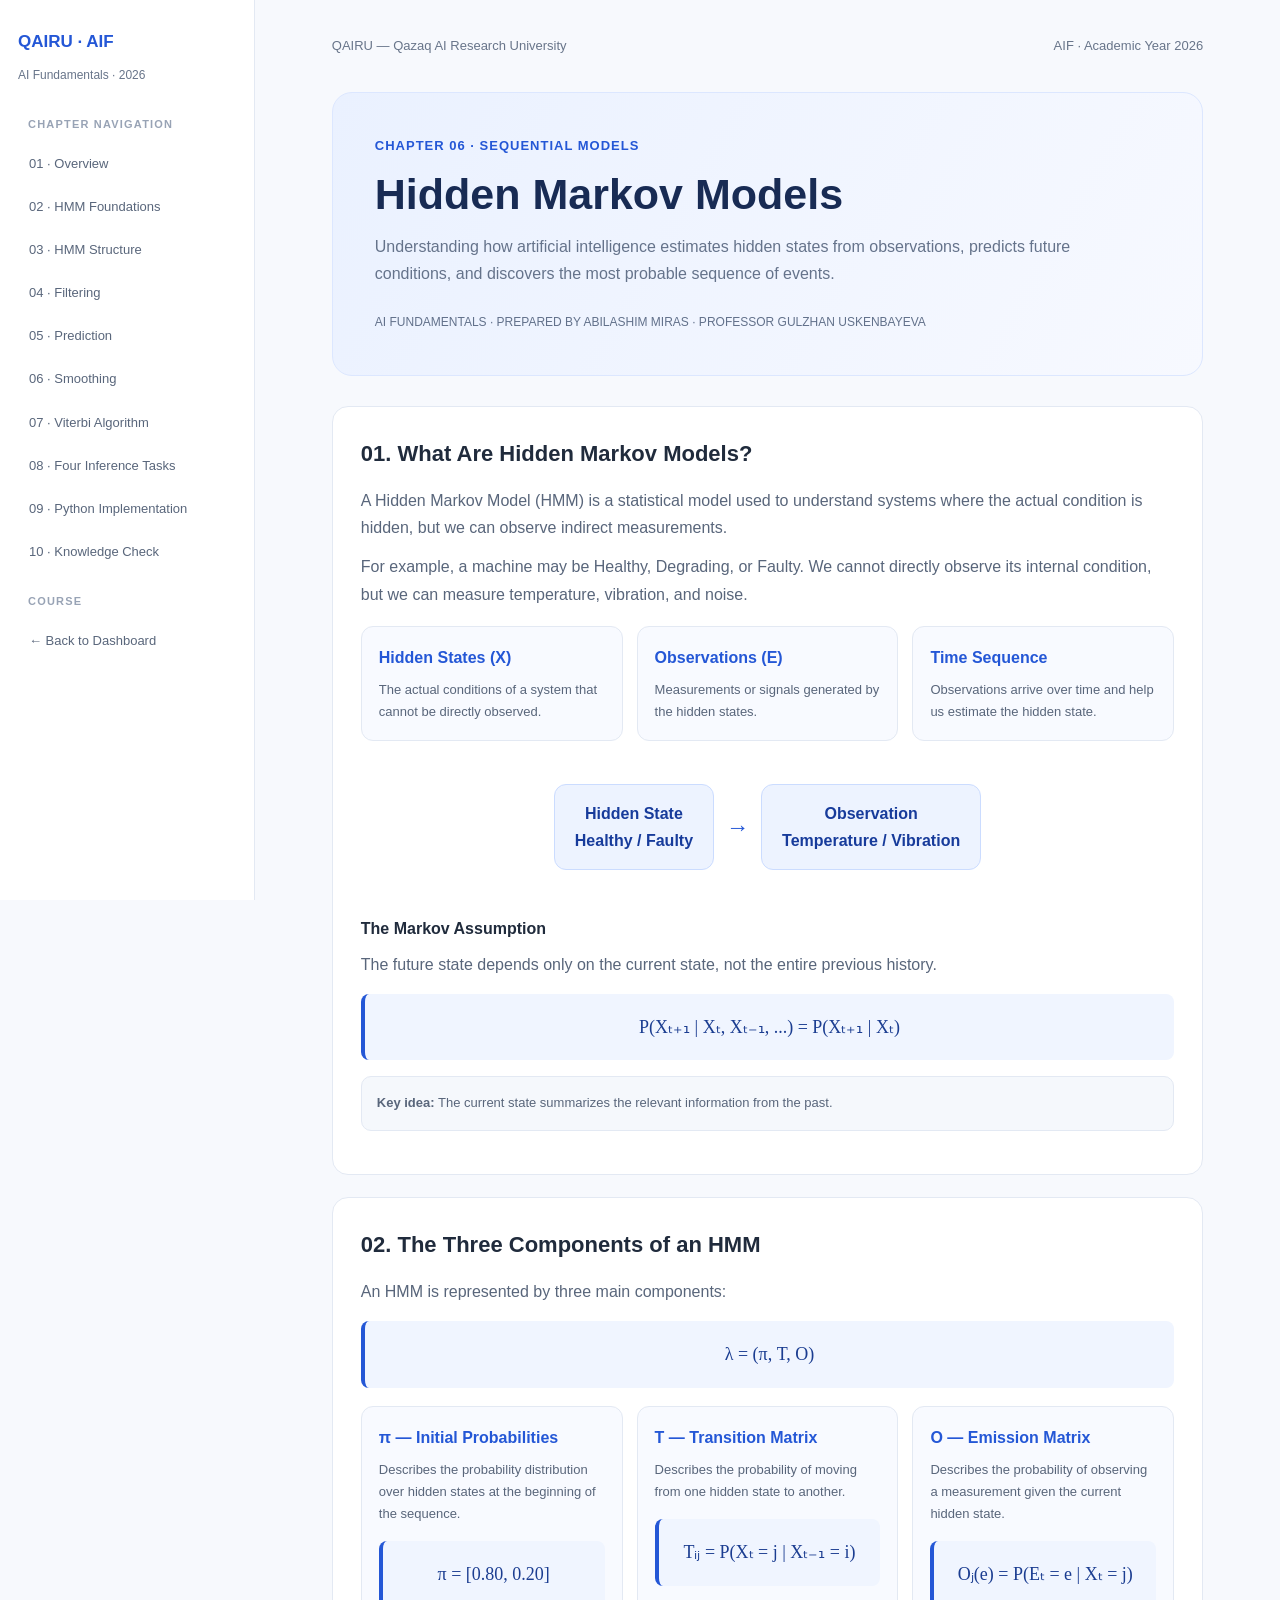
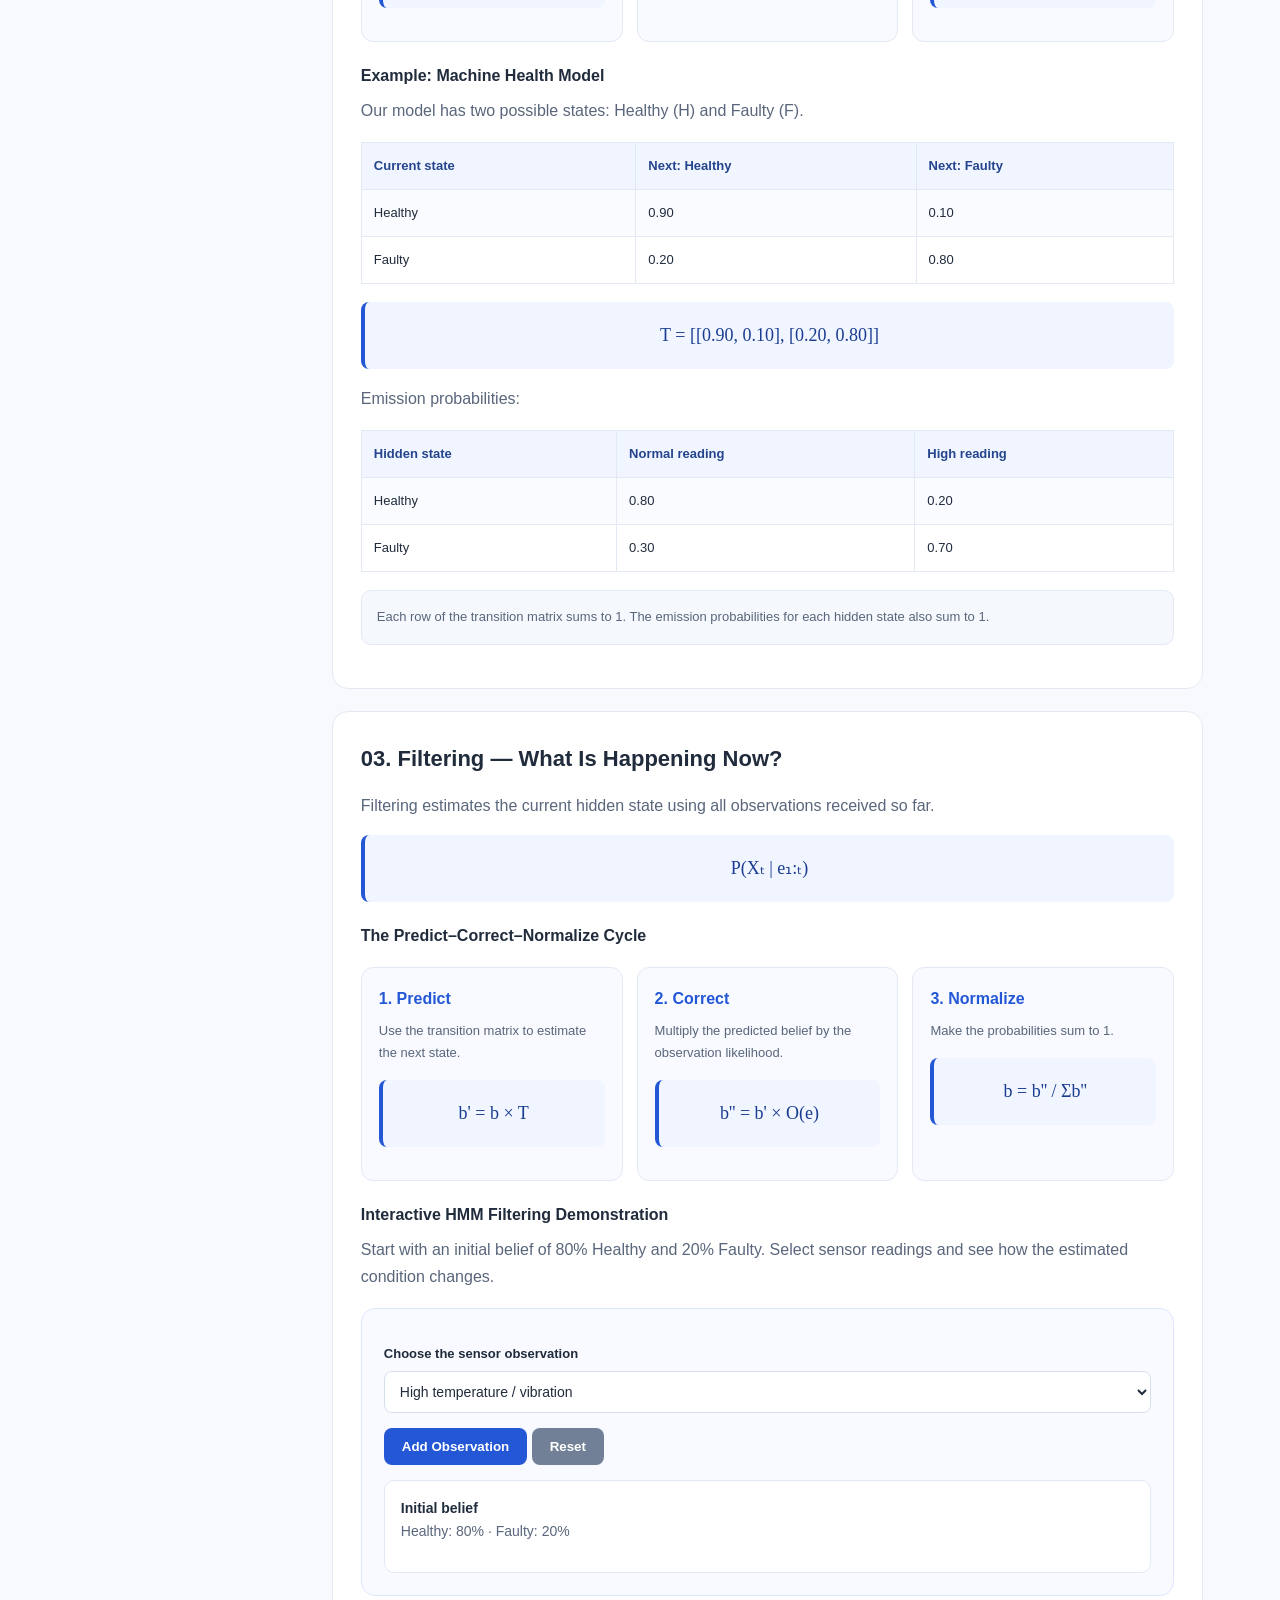
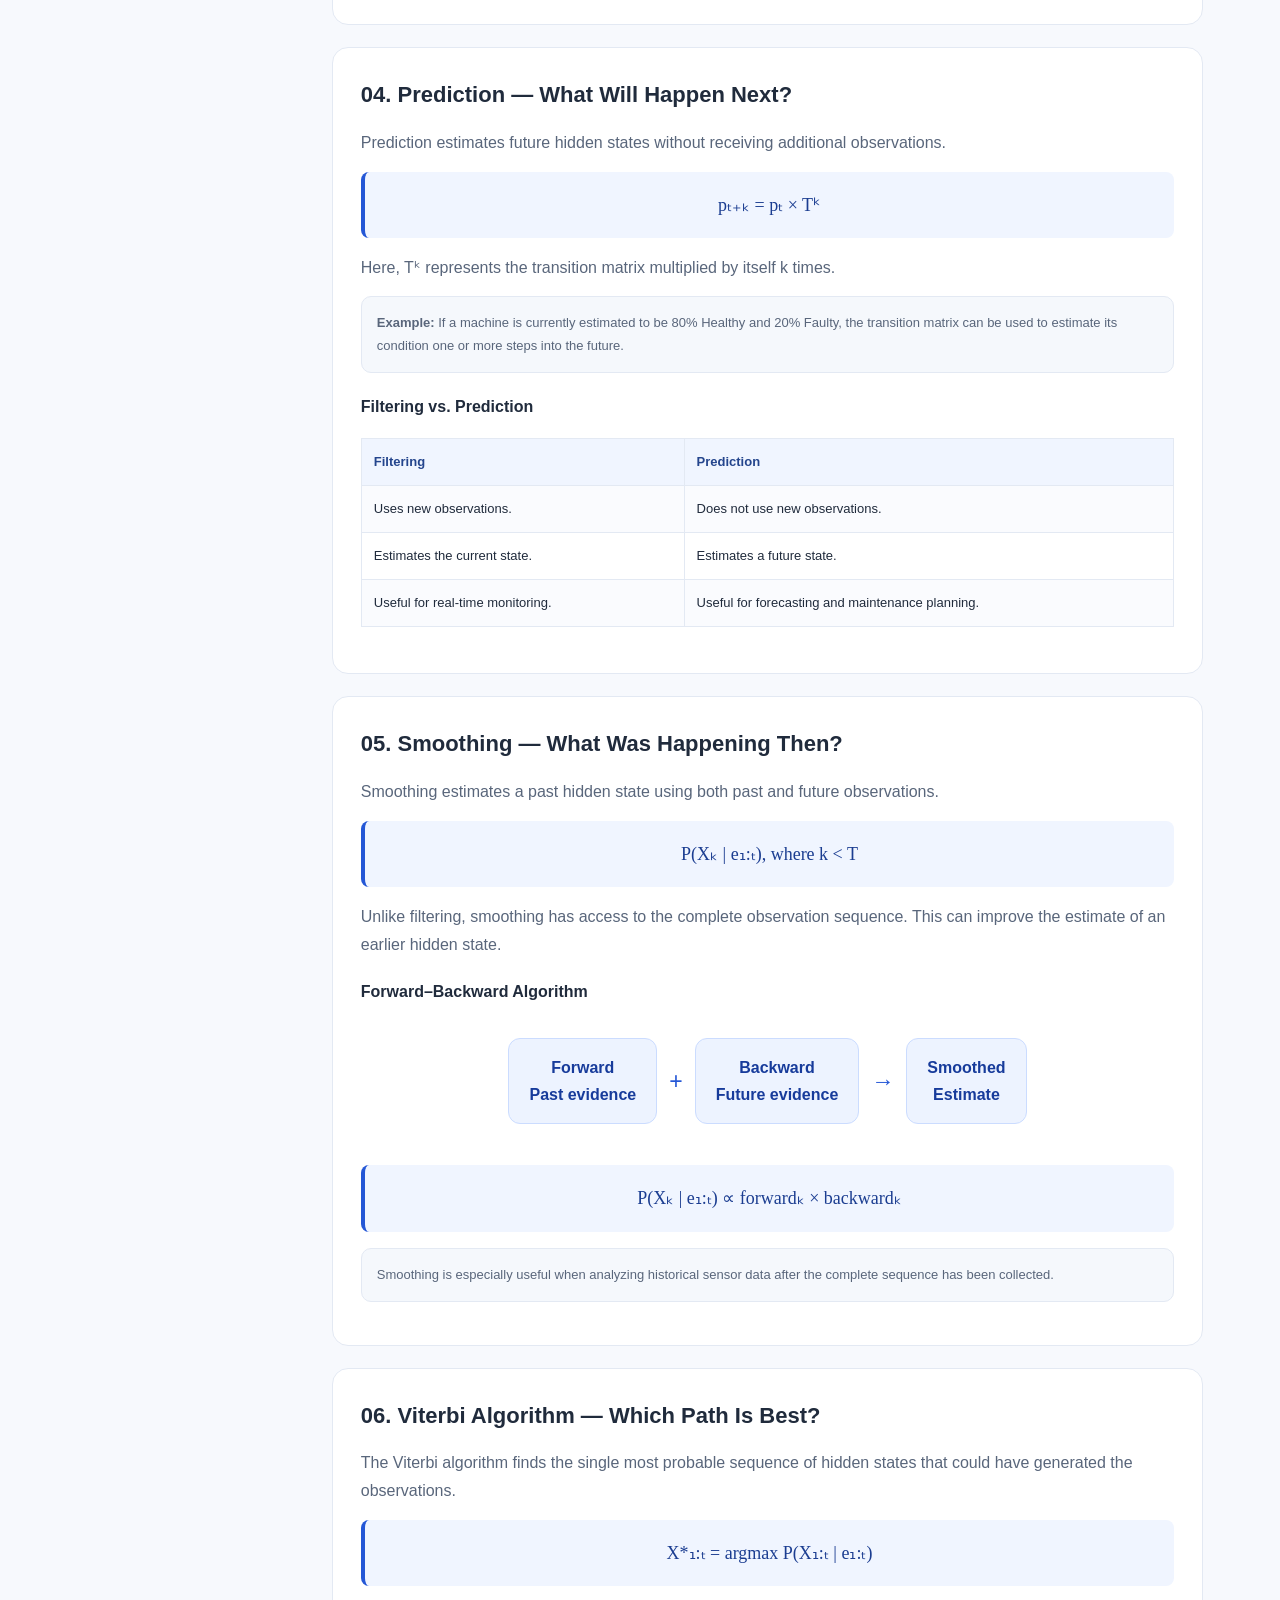
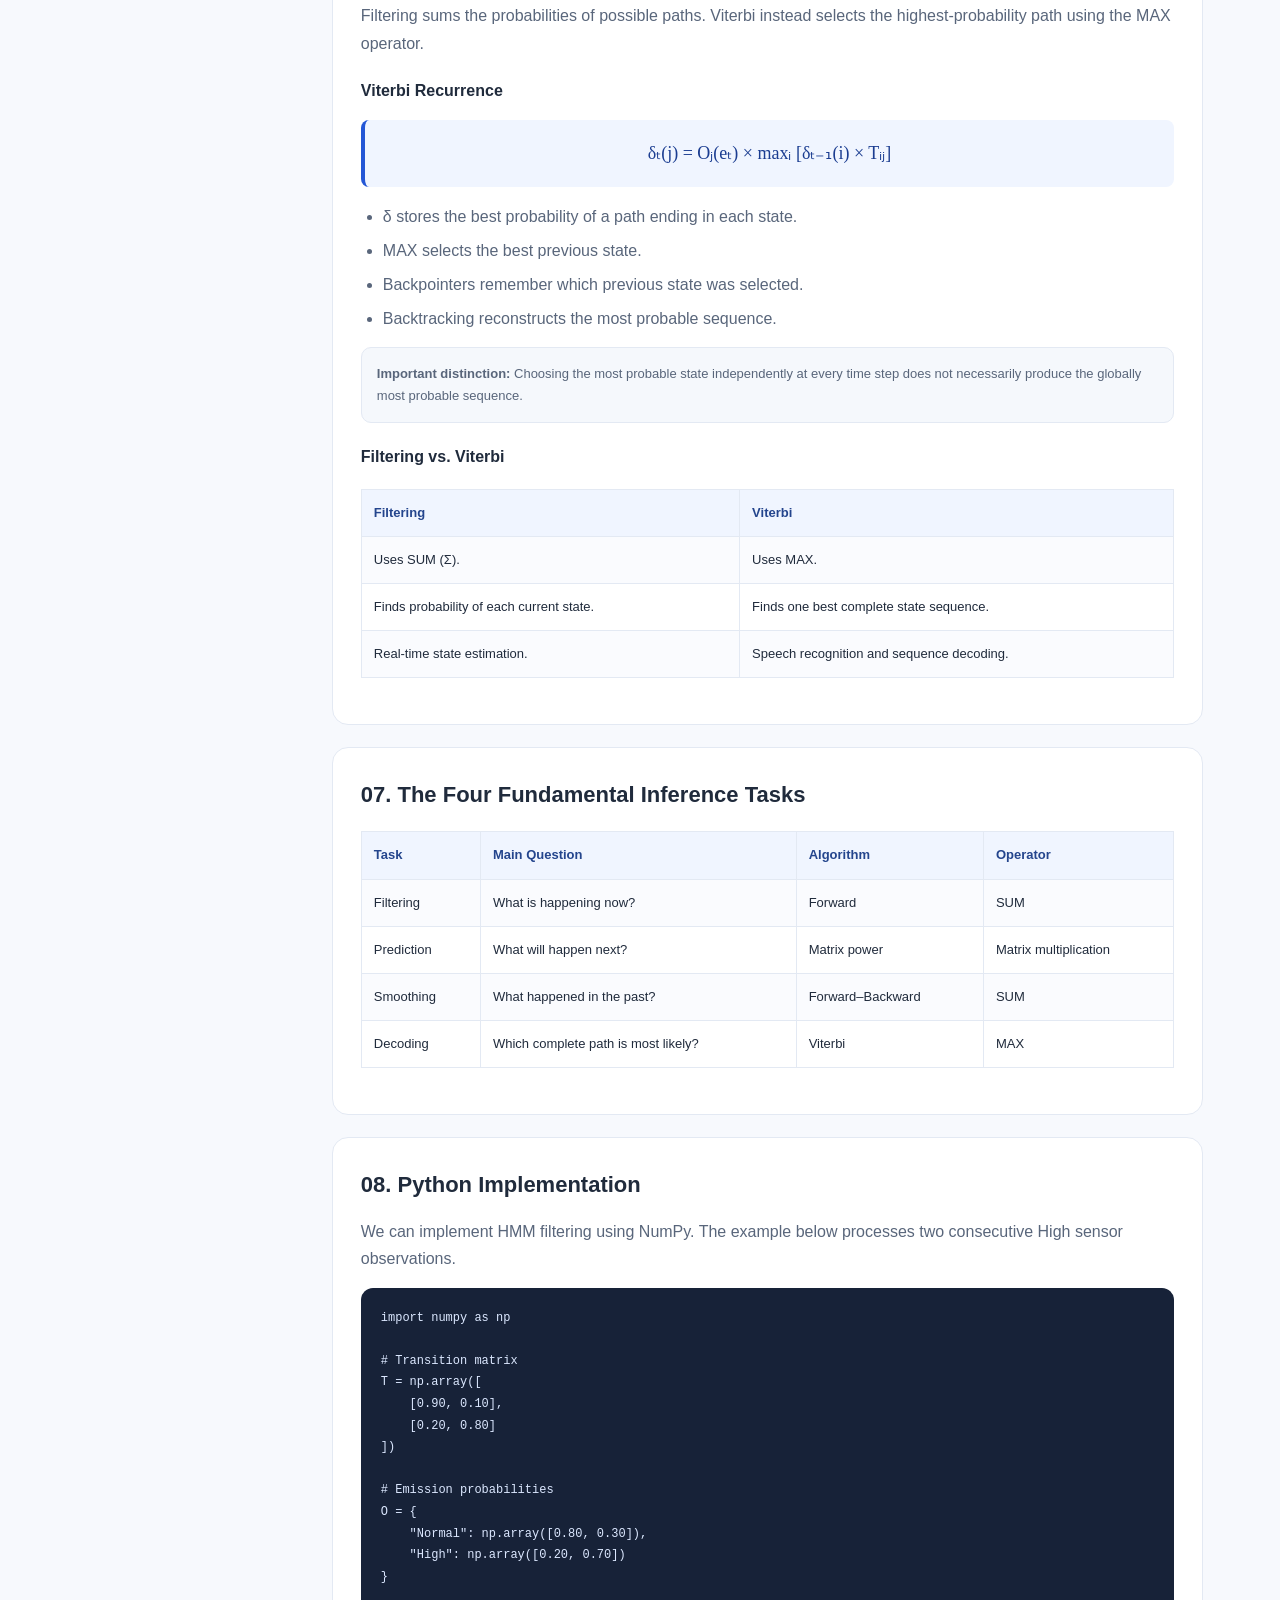
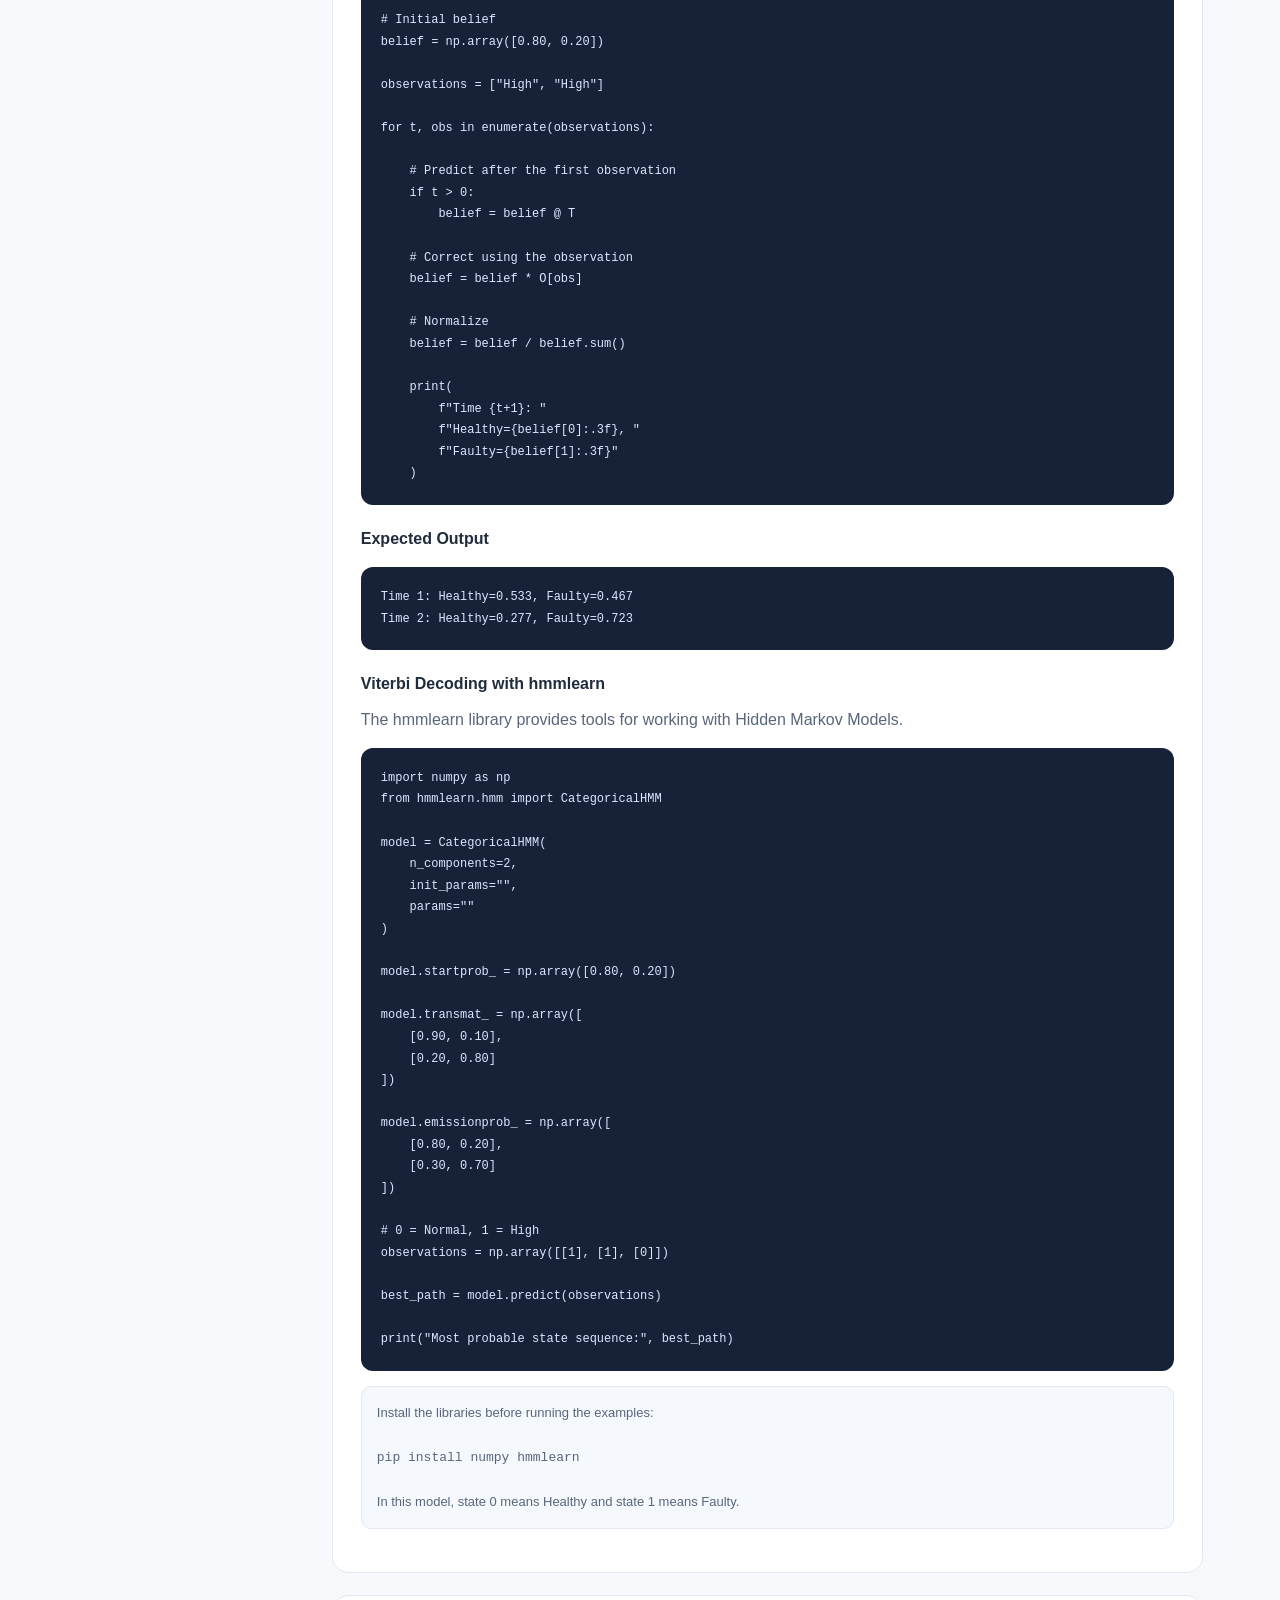
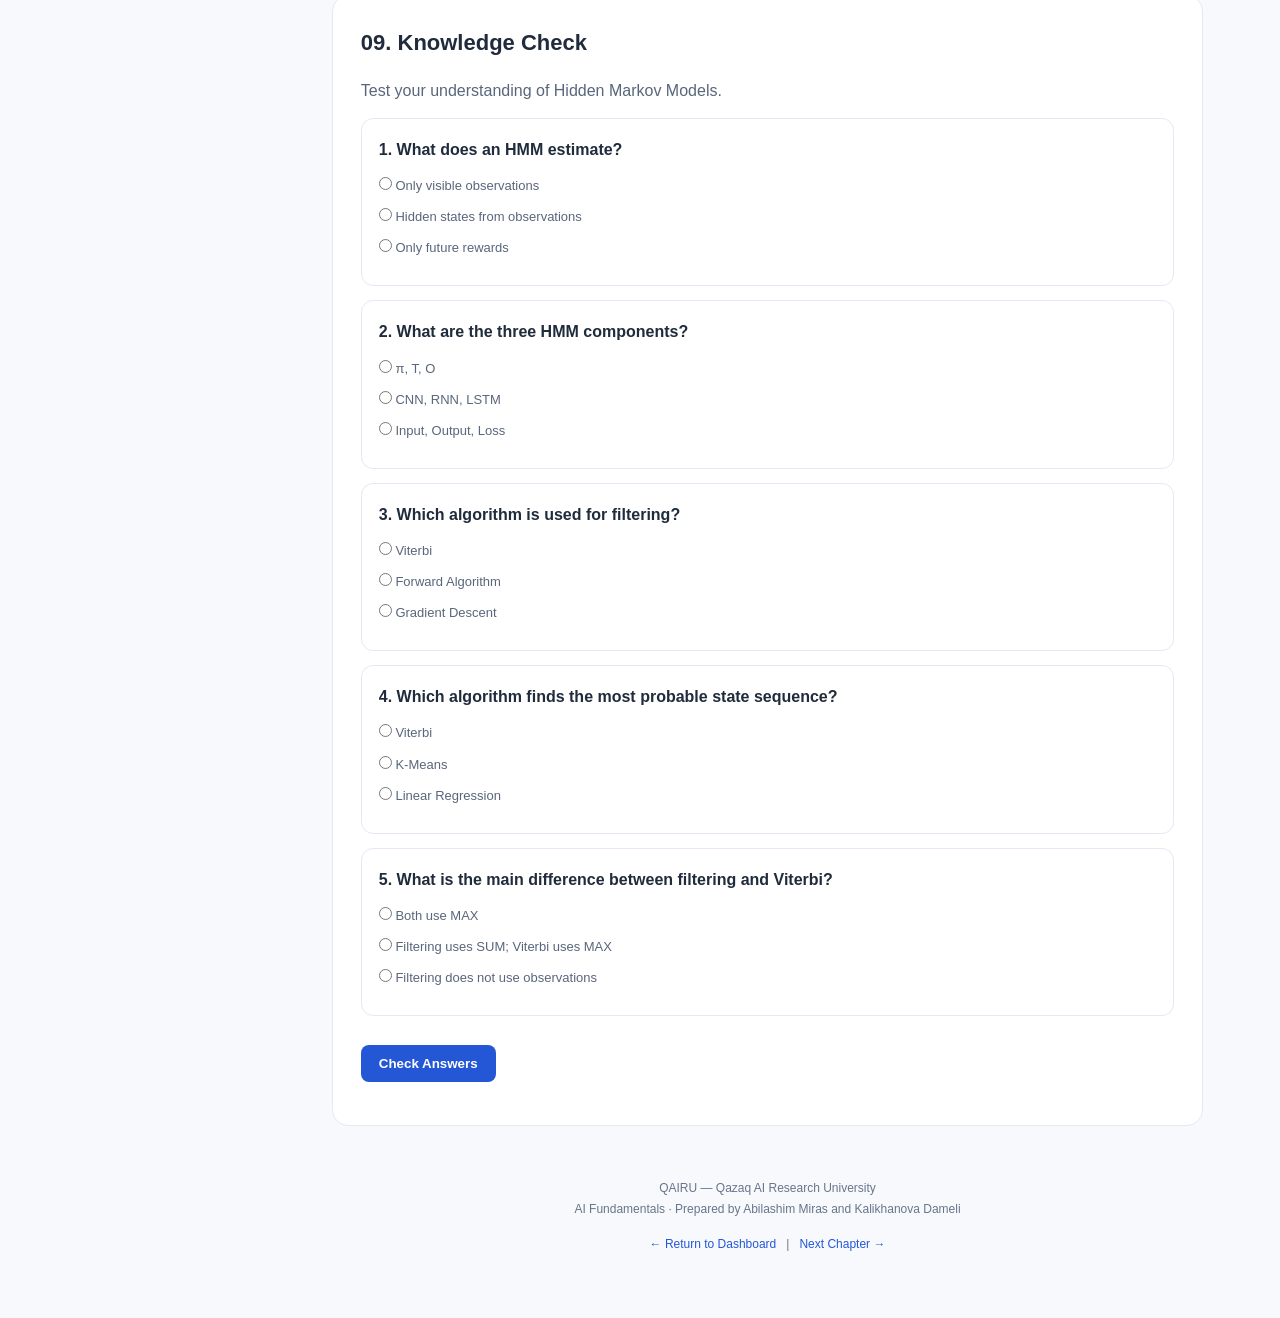
<file: chapters/chapter6.html>
<!DOCTYPE html>
<html lang="en">
<head>
<meta charset="UTF-8">
<meta name="viewport" content="width=device-width, initial-scale=1.0">
<title>Chapter 6 — Hidden Markov Models</title>

<style>
:root {
  --blue: #2457d6;
  --blue-light: #edf3ff;
  --blue-dark: #173b9b;
  --text: #202b3c;
  --muted: #68758a;
  --border: #e3e9f3;
  --bg: #f7f9fd;
  --white: #ffffff;
}

* {
  box-sizing: border-box;
  margin: 0;
  padding: 0;
}

html {
  scroll-behavior: smooth;
}

body {
  font-family: -apple-system, BlinkMacSystemFont, "Segoe UI", sans-serif;
  background: var(--bg);
  color: var(--text);
  line-height: 1.7;
}

.progress {
  position: fixed;
  top: 0;
  left: 0;
  height: 4px;
  background: var(--blue);
  width: 0%;
  z-index: 100;
}

.layout {
  display: flex;
  min-height: 100vh;
}

.sidebar {
  width: 255px;
  background: white;
  border-right: 1px solid var(--border);
  padding: 28px 18px;
  position: fixed;
  height: 100vh;
  overflow-y: auto;
}

.brand {
  font-size: 17px;
  font-weight: 750;
  color: var(--blue);
  margin-bottom: 8px;
}

.course-label {
  font-size: 12px;
  color: var(--muted);
  margin-bottom: 30px;
}

.sidebar h4 {
  font-size: 11px;
  text-transform: uppercase;
  color: #98a3b5;
  letter-spacing: 1.2px;
  margin: 20px 10px 10px;
}

.sidebar a {
  display: block;
  text-decoration: none;
  color: #59667b;
  font-size: 13px;
  padding: 9px 11px;
  border-radius: 8px;
  margin: 3px 0;
}

.sidebar a:hover,
.sidebar a.active {
  background: var(--blue-light);
  color: var(--blue);
}

.main {
  margin-left: 255px;
  width: calc(100% - 255px);
  padding: 35px 6%;
  max-width: 1500px;
}

.topbar {
  display: flex;
  justify-content: space-between;
  align-items: center;
  gap: 15px;
  margin-bottom: 35px;
  flex-wrap: wrap;
}

.topbar span {
  font-size: 13px;
  color: var(--muted);
}

.chapter-label {
  color: var(--blue);
  font-weight: 700;
  font-size: 13px;
  letter-spacing: 1px;
  text-transform: uppercase;
}

.hero {
  background: linear-gradient(120deg, #eaf1ff, #f7f9ff);
  border: 1px solid #dce7ff;
  border-radius: 20px;
  padding: 42px;
  margin-bottom: 30px;
}

.hero h1 {
  font-size: clamp(28px, 4vw, 43px);
  line-height: 1.2;
  margin: 12px 0;
  color: #182b54;
}

.hero p {
  color: #65738b;
  max-width: 700px;
}

.hero-meta {
  margin-top: 25px;
  font-size: 12px;
  color: #62718b;
}

.section {
  background: white;
  border: 1px solid var(--border);
  border-radius: 16px;
  padding: 28px;
  margin-bottom: 22px;
  scroll-margin-top: 25px;
}

.section h2 {
  font-size: 22px;
  margin-bottom: 15px;
}

.section h3 {
  font-size: 16px;
  margin: 20px 0 8px;
}

.section p {
  color: #59667b;
  margin-bottom: 12px;
}

.section ul {
  padding-left: 22px;
  color: #59667b;
  margin: 12px 0;
}

.section li {
  margin-bottom: 7px;
}

.grid {
  display: grid;
  grid-template-columns: repeat(3, 1fr);
  gap: 14px;
  margin: 18px 0;
}

.info-card {
  background: #f8faff;
  border: 1px solid var(--border);
  border-radius: 12px;
  padding: 17px;
}

.info-card h3 {
  color: var(--blue);
  margin: 0 0 8px;
}

.info-card p {
  font-size: 13px;
  margin: 0;
}

.formula {
  background: #f0f5ff;
  border-left: 4px solid var(--blue);
  border-radius: 8px;
  padding: 18px;
  margin: 16px 0;
  color: #1b3d91;
  font-family: Georgia, serif;
  font-size: 18px;
  text-align: center;
  overflow-x: auto;
}

.note {
  background: #f5f8fc;
  border: 1px solid var(--border);
  border-radius: 10px;
  padding: 15px;
  color: #59667b;
  font-size: 13px;
  margin: 15px 0;
}

.diagram {
  display: flex;
  justify-content: center;
  align-items: center;
  flex-wrap: wrap;
  gap: 12px;
  padding: 25px 5px;
}

.node {
  background: var(--blue-light);
  border: 1px solid #cbdcff;
  border-radius: 12px;
  padding: 15px 20px;
  text-align: center;
  color: var(--blue-dark);
  font-weight: 700;
}

.arrow {
  color: var(--blue);
  font-size: 23px;
}

table {
  border-collapse: collapse;
  width: 100%;
  margin: 18px 0;
  font-size: 13px;
}

th, td {
  border: 1px solid var(--border);
  padding: 12px;
  text-align: left;
}

th {
  background: #f0f5ff;
  color: #24458d;
}

tr:nth-child(even) {
  background: #fafbfe;
}

.code {
  background: #172238;
  color: #dce8ff;
  border-radius: 12px;
  padding: 20px;
  overflow-x: auto;
  font-family: "SFMono-Regular", Consolas, monospace;
  font-size: 12px;
  line-height: 1.8;
  margin: 15px 0;
  white-space: pre;
}

.interactive {
  background: #f8faff;
  border: 1px solid #dce7ff;
  border-radius: 14px;
  padding: 22px;
  margin-top: 18px;
}

.interactive label {
  display: block;
  font-size: 13px;
  font-weight: 650;
  margin: 12px 0 5px;
}

.interactive select {
  width: 100%;
  padding: 11px;
  border: 1px solid #d7dfed;
  border-radius: 8px;
  background: white;
  color: var(--text);
  font-size: 14px;
}

button {
  border: none;
  background: var(--blue);
  color: white;
  padding: 11px 18px;
  border-radius: 8px;
  cursor: pointer;
  font-weight: 650;
  margin-top: 15px;
}

button:hover {
  background: var(--blue-dark);
}

.result {
  background: white;
  border: 1px solid var(--border);
  border-radius: 10px;
  padding: 16px;
  margin-top: 15px;
  font-size: 14px;
}

.bar-row {
  margin: 12px 0;
}

.bar-label {
  display: flex;
  justify-content: space-between;
  font-size: 13px;
  margin-bottom: 5px;
}

.bar-bg {
  height: 13px;
  background: #e8edf5;
  border-radius: 20px;
  overflow: hidden;
}

.bar-fill {
  height: 100%;
  background: var(--blue);
  border-radius: 20px;
  transition: width .3s;
}

.quiz-question {
  border: 1px solid var(--border);
  padding: 17px;
  border-radius: 12px;
  margin: 14px 0;
}

.quiz-question p {
  font-weight: 650;
  color: var(--text);
}

.quiz-question label {
  display: block;
  font-size: 13px;
  color: #59667b;
  margin: 9px 0;
  cursor: pointer;
}

.quiz-result {
  font-weight: 700;
  color: var(--blue);
  margin-top: 15px;
}

.footer {
  text-align: center;
  padding: 30px;
  color: var(--muted);
  font-size: 12px;
}

.footer a {
  color: var(--blue);
  text-decoration: none;
}

@media(max-width: 850px) {
  .sidebar {
    display: none;
  }
  .main {
    margin-left: 0;
    width: 100%;
    padding: 20px;
  }
  .grid {
    grid-template-columns: 1fr;
  }
  .hero {
    padding: 27px;
  }
}
</style>
</head>

<body>

<div class="progress" id="progress"></div>

<div class="layout">

<aside class="sidebar">
  <div class="brand">QAIRU · AIF</div>
  <div class="course-label">AI Fundamentals · 2026</div>

  <h4>Chapter navigation</h4>
  <a href="#overview">01 · Overview</a>
  <a href="#foundations">02 · HMM Foundations</a>
  <a href="#structure">03 · HMM Structure</a>
  <a href="#filtering">04 · Filtering</a>
  <a href="#prediction">05 · Prediction</a>
  <a href="#smoothing">06 · Smoothing</a>
  <a href="#viterbi">07 · Viterbi Algorithm</a>
  <a href="#comparison">08 · Four Inference Tasks</a>
  <a href="#python">09 · Python Implementation</a>
  <a href="#quiz">10 · Knowledge Check</a>

  <h4>Course</h4>
  <a href="../index.html">← Back to Dashboard</a>
</aside>

<main class="main">

<div class="topbar">
  <span>QAIRU — Qazaq AI Research University</span>
  <span>AIF · Academic Year 2026</span>
</div>

<div class="hero" id="overview">
  <div class="chapter-label">Chapter 06 · Sequential Models</div>
  <h1>Hidden Markov Models</h1>
  <p>
    Understanding how artificial intelligence estimates hidden states
    from observations, predicts future conditions, and discovers
    the most probable sequence of events.
  </p>
  <div class="hero-meta">
    AI FUNDAMENTALS · PREPARED BY ABILASHIM MIRAS ·
    PROFESSOR GULZHAN USKENBAYEVA
  </div>
</div>

<section class="section" id="foundations">
  <h2>01. What Are Hidden Markov Models?</h2>

  <p>
    A Hidden Markov Model (HMM) is a statistical model used to understand
    systems where the actual condition is hidden, but we can observe
    indirect measurements.
  </p>

  <p>
    For example, a machine may be Healthy, Degrading, or Faulty.
    We cannot directly observe its internal condition, but we can
    measure temperature, vibration, and noise.
  </p>

  <div class="grid">
    <div class="info-card">
      <h3>Hidden States (X)</h3>
      <p>The actual conditions of a system that cannot be directly observed.</p>
    </div>
    <div class="info-card">
      <h3>Observations (E)</h3>
      <p>Measurements or signals generated by the hidden states.</p>
    </div>
    <div class="info-card">
      <h3>Time Sequence</h3>
      <p>Observations arrive over time and help us estimate the hidden state.</p>
    </div>
  </div>

  <div class="diagram">
    <div class="node">Hidden State<br>Healthy / Faulty</div>
    <div class="arrow">→</div>
    <div class="node">Observation<br>Temperature / Vibration</div>
  </div>

  <h3>The Markov Assumption</h3>
  <p>
    The future state depends only on the current state, not the entire
    previous history.
  </p>

  <div class="formula">
    P(Xₜ₊₁ | Xₜ, Xₜ₋₁, ...) = P(Xₜ₊₁ | Xₜ)
  </div>

  <div class="note">
    <strong>Key idea:</strong> The current state summarizes the relevant
    information from the past.
  </div>
</section>

<section class="section" id="structure">
  <h2>02. The Three Components of an HMM</h2>

  <p>
    An HMM is represented by three main components:
  </p>

  <div class="formula">λ = (π, T, O)</div>

  <div class="grid">
    <div class="info-card">
      <h3>π — Initial Probabilities</h3>
      <p>
        Describes the probability distribution over hidden states
        at the beginning of the sequence.
      </p>
      <div class="formula">π = [0.80, 0.20]</div>
    </div>

    <div class="info-card">
      <h3>T — Transition Matrix</h3>
      <p>
        Describes the probability of moving from one hidden state
        to another.
      </p>
      <div class="formula">Tᵢⱼ = P(Xₜ = j | Xₜ₋₁ = i)</div>
    </div>

    <div class="info-card">
      <h3>O — Emission Matrix</h3>
      <p>
        Describes the probability of observing a measurement
        given the current hidden state.
      </p>
      <div class="formula">Oⱼ(e) = P(Eₜ = e | Xₜ = j)</div>
    </div>
  </div>

  <h3>Example: Machine Health Model</h3>

  <p>Our model has two possible states: Healthy (H) and Faulty (F).</p>

  <table>
    <tr>
      <th>Current state</th>
      <th>Next: Healthy</th>
      <th>Next: Faulty</th>
    </tr>
    <tr>
      <td>Healthy</td>
      <td>0.90</td>
      <td>0.10</td>
    </tr>
    <tr>
      <td>Faulty</td>
      <td>0.20</td>
      <td>0.80</td>
    </tr>
  </table>

  <div class="formula">
    T = [[0.90, 0.10], [0.20, 0.80]]
  </div>

  <p>Emission probabilities:</p>

  <table>
    <tr>
      <th>Hidden state</th>
      <th>Normal reading</th>
      <th>High reading</th>
    </tr>
    <tr>
      <td>Healthy</td>
      <td>0.80</td>
      <td>0.20</td>
    </tr>
    <tr>
      <td>Faulty</td>
      <td>0.30</td>
      <td>0.70</td>
    </tr>
  </table>

  <div class="note">
    Each row of the transition matrix sums to 1. The emission
    probabilities for each hidden state also sum to 1.
  </div>
</section>

<section class="section" id="filtering">
  <h2>03. Filtering — What Is Happening Now?</h2>

  <p>
    Filtering estimates the current hidden state using all observations
    received so far.
  </p>

  <div class="formula">
    P(Xₜ | e₁:ₜ)
  </div>

  <h3>The Predict–Correct–Normalize Cycle</h3>

  <div class="grid">
    <div class="info-card">
      <h3>1. Predict</h3>
      <p>Use the transition matrix to estimate the next state.</p>
      <div class="formula">b' = b × T</div>
    </div>
    <div class="info-card">
      <h3>2. Correct</h3>
      <p>Multiply the predicted belief by the observation likelihood.</p>
      <div class="formula">b'' = b' × O(e)</div>
    </div>
    <div class="info-card">
      <h3>3. Normalize</h3>
      <p>Make the probabilities sum to 1.</p>
      <div class="formula">b = b'' / Σb''</div>
    </div>
  </div>

  <h3>Interactive HMM Filtering Demonstration</h3>

  <p>
    Start with an initial belief of 80% Healthy and 20% Faulty.
    Select sensor readings and see how the estimated condition changes.
  </p>

  <div class="interactive">
    <label for="observation">Choose the sensor observation</label>
    <select id="observation">
      <option value="High">High temperature / vibration</option>
      <option value="Normal">Normal temperature / vibration</option>
    </select>

    <button onclick="addObservation()">Add Observation</button>
    <button onclick="resetFiltering()" style="background:#718096">Reset</button>

    <div class="result" id="filterResult">
      <strong>Initial belief</strong>
      <p>Healthy: 80% · Faulty: 20%</p>
    </div>
  </div>
</section>

<section class="section" id="prediction">
  <h2>04. Prediction — What Will Happen Next?</h2>

  <p>
    Prediction estimates future hidden states without receiving
    additional observations.
  </p>

  <div class="formula">
    pₜ₊ₖ = pₜ × Tᵏ
  </div>

  <p>
    Here, Tᵏ represents the transition matrix multiplied by itself
    k times.
  </p>

  <div class="note">
    <strong>Example:</strong> If a machine is currently estimated to be
    80% Healthy and 20% Faulty, the transition matrix can be used
    to estimate its condition one or more steps into the future.
  </div>

  <h3>Filtering vs. Prediction</h3>

  <table>
    <tr>
      <th>Filtering</th>
      <th>Prediction</th>
    </tr>
    <tr>
      <td>Uses new observations.</td>
      <td>Does not use new observations.</td>
    </tr>
    <tr>
      <td>Estimates the current state.</td>
      <td>Estimates a future state.</td>
    </tr>
    <tr>
      <td>Useful for real-time monitoring.</td>
      <td>Useful for forecasting and maintenance planning.</td>
    </tr>
  </table>
</section>

<section class="section" id="smoothing">
  <h2>05. Smoothing — What Was Happening Then?</h2>

  <p>
    Smoothing estimates a past hidden state using both past and future
    observations.
  </p>

  <div class="formula">
    P(Xₖ | e₁:ₜ), where k &lt; T
  </div>

  <p>
    Unlike filtering, smoothing has access to the complete observation
    sequence. This can improve the estimate of an earlier hidden state.
  </p>

  <h3>Forward–Backward Algorithm</h3>

  <div class="diagram">
    <div class="node">Forward<br>Past evidence</div>
    <div class="arrow">+</div>
    <div class="node">Backward<br>Future evidence</div>
    <div class="arrow">→</div>
    <div class="node">Smoothed<br>Estimate</div>
  </div>

  <div class="formula">
    P(Xₖ | e₁:ₜ) ∝ forwardₖ × backwardₖ
  </div>

  <div class="note">
    Smoothing is especially useful when analyzing historical sensor data
    after the complete sequence has been collected.
  </div>
</section>

<section class="section" id="viterbi">
  <h2>06. Viterbi Algorithm — Which Path Is Best?</h2>

  <p>
    The Viterbi algorithm finds the single most probable sequence
    of hidden states that could have generated the observations.
  </p>

  <div class="formula">
    X*₁:ₜ = argmax P(X₁:ₜ | e₁:ₜ)
  </div>

  <p>
    Filtering sums the probabilities of possible paths. Viterbi instead
    selects the highest-probability path using the MAX operator.
  </p>

  <h3>Viterbi Recurrence</h3>

  <div class="formula">
    δₜ(j) = Oⱼ(eₜ) × maxᵢ [δₜ₋₁(i) × Tᵢⱼ]
  </div>

  <ul>
    <li>δ stores the best probability of a path ending in each state.</li>
    <li>MAX selects the best previous state.</li>
    <li>Backpointers remember which previous state was selected.</li>
    <li>Backtracking reconstructs the most probable sequence.</li>
  </ul>

  <div class="note">
    <strong>Important distinction:</strong> Choosing the most probable
    state independently at every time step does not necessarily produce
    the globally most probable sequence.
  </div>

  <h3>Filtering vs. Viterbi</h3>

  <table>
    <tr>
      <th>Filtering</th>
      <th>Viterbi</th>
    </tr>
    <tr>
      <td>Uses SUM (Σ).</td>
      <td>Uses MAX.</td>
    </tr>
    <tr>
      <td>Finds probability of each current state.</td>
      <td>Finds one best complete state sequence.</td>
    </tr>
    <tr>
      <td>Real-time state estimation.</td>
      <td>Speech recognition and sequence decoding.</td>
    </tr>
  </table>
</section>

<section class="section" id="comparison">
  <h2>07. The Four Fundamental Inference Tasks</h2>

  <table>
    <tr>
      <th>Task</th>
      <th>Main Question</th>
      <th>Algorithm</th>
      <th>Operator</th>
    </tr>
    <tr>
      <td>Filtering</td>
      <td>What is happening now?</td>
      <td>Forward</td>
      <td>SUM</td>
    </tr>
    <tr>
      <td>Prediction</td>
      <td>What will happen next?</td>
      <td>Matrix power</td>
      <td>Matrix multiplication</td>
    </tr>
    <tr>
      <td>Smoothing</td>
      <td>What happened in the past?</td>
      <td>Forward–Backward</td>
      <td>SUM</td>
    </tr>
    <tr>
      <td>Decoding</td>
      <td>Which complete path is most likely?</td>
      <td>Viterbi</td>
      <td>MAX</td>
    </tr>
  </table>
</section>

<section class="section" id="python">
  <h2>08. Python Implementation</h2>

  <p>
    We can implement HMM filtering using NumPy. The example below
    processes two consecutive High sensor observations.
  </p>

  <div class="code">import numpy as np

# Transition matrix
T = np.array([
    [0.90, 0.10],
    [0.20, 0.80]
])

# Emission probabilities
O = {
    "Normal": np.array([0.80, 0.30]),
    "High": np.array([0.20, 0.70])
}

# Initial belief
belief = np.array([0.80, 0.20])

observations = ["High", "High"]

for t, obs in enumerate(observations):

    # Predict after the first observation
    if t > 0:
        belief = belief @ T

    # Correct using the observation
    belief = belief * O[obs]

    # Normalize
    belief = belief / belief.sum()

    print(
        f"Time {t+1}: "
        f"Healthy={belief[0]:.3f}, "
        f"Faulty={belief[1]:.3f}"
    )</div>

  <h3>Expected Output</h3>

  <div class="code">Time 1: Healthy=0.533, Faulty=0.467
Time 2: Healthy=0.277, Faulty=0.723</div>

  <h3>Viterbi Decoding with hmmlearn</h3>

  <p>
    The hmmlearn library provides tools for working with Hidden Markov Models.
  </p>

  <div class="code">import numpy as np
from hmmlearn.hmm import CategoricalHMM

model = CategoricalHMM(
    n_components=2,
    init_params="",
    params=""
)

model.startprob_ = np.array([0.80, 0.20])

model.transmat_ = np.array([
    [0.90, 0.10],
    [0.20, 0.80]
])

model.emissionprob_ = np.array([
    [0.80, 0.20],
    [0.30, 0.70]
])

# 0 = Normal, 1 = High
observations = np.array([[1], [1], [0]])

best_path = model.predict(observations)

print("Most probable state sequence:", best_path)</div>

  <div class="note">
    Install the libraries before running the examples:
    <br><br>
    <code>pip install numpy hmmlearn</code>
    <br><br>
    In this model, state 0 means Healthy and state 1 means Faulty.
  </div>
</section>

<section class="section" id="quiz">
  <h2>09. Knowledge Check</h2>
  <p>Test your understanding of Hidden Markov Models.</p>

  <div id="quizContainer"></div>

  <button onclick="checkQuiz()">Check Answers</button>
  <div class="quiz-result" id="quizResult"></div>
</section>

<div class="footer">
  <p>QAIRU — Qazaq AI Research University</p>
  <p>AI Fundamentals · Prepared by Abilashim Miras and Kalikhanova Dameli</p>
  <p style="margin-top:15px">
    <a href="../index.html">← Return to Dashboard</a>
    &nbsp; | &nbsp;
    <a href="chapter7.html">Next Chapter →</a>
  </p>
</div>

</main>
</div>

<script>
// Reading progress
window.addEventListener("scroll", () => {
  const total = document.documentElement.scrollHeight - window.innerHeight;
  const progress = total > 0 ? window.scrollY / total * 100 : 0;
  document.getElementById("progress").style.width = progress + "%";
});

// HMM filtering demonstration
const transition = [
  [0.90, 0.10],
  [0.20, 0.80]
];

const emissions = {
  High: [0.20, 0.70],
  Normal: [0.80, 0.30]
};

let belief = [0.80, 0.20];
let observationCount = 0;

function addObservation() {
  const observation = document.getElementById("observation").value;

  // Predict after the first observation
  if (observationCount > 0) {
    belief = [
      belief[0] * transition[0][0] +
      belief[1] * transition[1][0],

      belief[0] * transition[0][1] +
      belief[1] * transition[1][1]
    ];
  }

  // Correct
  belief = [
    belief[0] * emissions[observation][0],
    belief[1] * emissions[observation][1]
  ];

  // Normalize
  const total = belief[0] + belief[1];
  belief = belief.map(value => value / total);

  observationCount++;

  document.getElementById("filterResult").innerHTML = `
    <strong>Observation ${observationCount}: ${observation}</strong>
    <div class="bar-row">
      <div class="bar-label">
        <span>Healthy</span>
        <strong>${(belief[0] * 100).toFixed(1)}%</strong>
      </div>
      <div class="bar-bg">
        <div class="bar-fill" style="width:${belief[0] * 100}%"></div>
      </div>
    </div>
    <div class="bar-row">
      <div class="bar-label">
        <span>Faulty</span>
        <strong>${(belief[1] * 100).toFixed(1)}%</strong>
      </div>
      <div class="bar-bg">
        <div class="bar-fill" style="width:${belief[1] * 100}%"></div>
      </div>
    </div>
    <p>Observations processed: ${observationCount}</p>
  `;
}

function resetFiltering() {
  belief = [0.80, 0.20];
  observationCount = 0;

  document.getElementById("filterResult").innerHTML = `
    <strong>Initial belief</strong>
    <p>Healthy: 80% · Faulty: 20%</p>
  `;
}

// Quiz
const questions = [
  {
    question: "1. What does an HMM estimate?",
    options: [
      "Only visible observations",
      "Hidden states from observations",
      "Only future rewards"
    ],
    answer: 1
  },
  {
    question: "2. What are the three HMM components?",
    options: [
      "π, T, O",
      "CNN, RNN, LSTM",
      "Input, Output, Loss"
    ],
    answer: 0
  },
  {
    question: "3. Which algorithm is used for filtering?",
    options: [
      "Viterbi",
      "Forward Algorithm",
      "Gradient Descent"
    ],
    answer: 1
  },
  {
    question: "4. Which algorithm finds the most probable state sequence?",
    options: [
      "Viterbi",
      "K-Means",
      "Linear Regression"
    ],
    answer: 0
  },
  {
    question: "5. What is the main difference between filtering and Viterbi?",
    options: [
      "Both use MAX",
      "Filtering uses SUM; Viterbi uses MAX",
      "Filtering does not use observations"
    ],
    answer: 1
  }
];

const quizContainer = document.getElementById("quizContainer");

questions.forEach((q, i) => {
  const div = document.createElement("div");
  div.className = "quiz-question";

  let html = `<p>${q.question}</p>`;

  q.options.forEach((option, j) => {
    html += `
      <label>
        <input type="radio" name="q${i}" value="${j}">
        ${option}
      </label>
    `;
  });

  div.innerHTML = html;
  quizContainer.appendChild(div);
});

function checkQuiz() {
  let score = 0;
  let answered = 0;

  questions.forEach((q, i) => {
    const selected = document.querySelector(
      `input[name="q${i}"]:checked`
    );

    if (selected) {
      answered++;
      if (Number(selected.value) === q.answer) {
        score++;
      }
    }
  });

  const result = document.getElementById("quizResult");

  if (answered < questions.length) {
    result.textContent =
      `You answered ${answered} of ${questions.length} questions. Complete the quiz first.`;
    return;
  }

  result.textContent =
    `Your score: ${score} / ${questions.length}`;
}
</script>

</body>
</html>
</file>
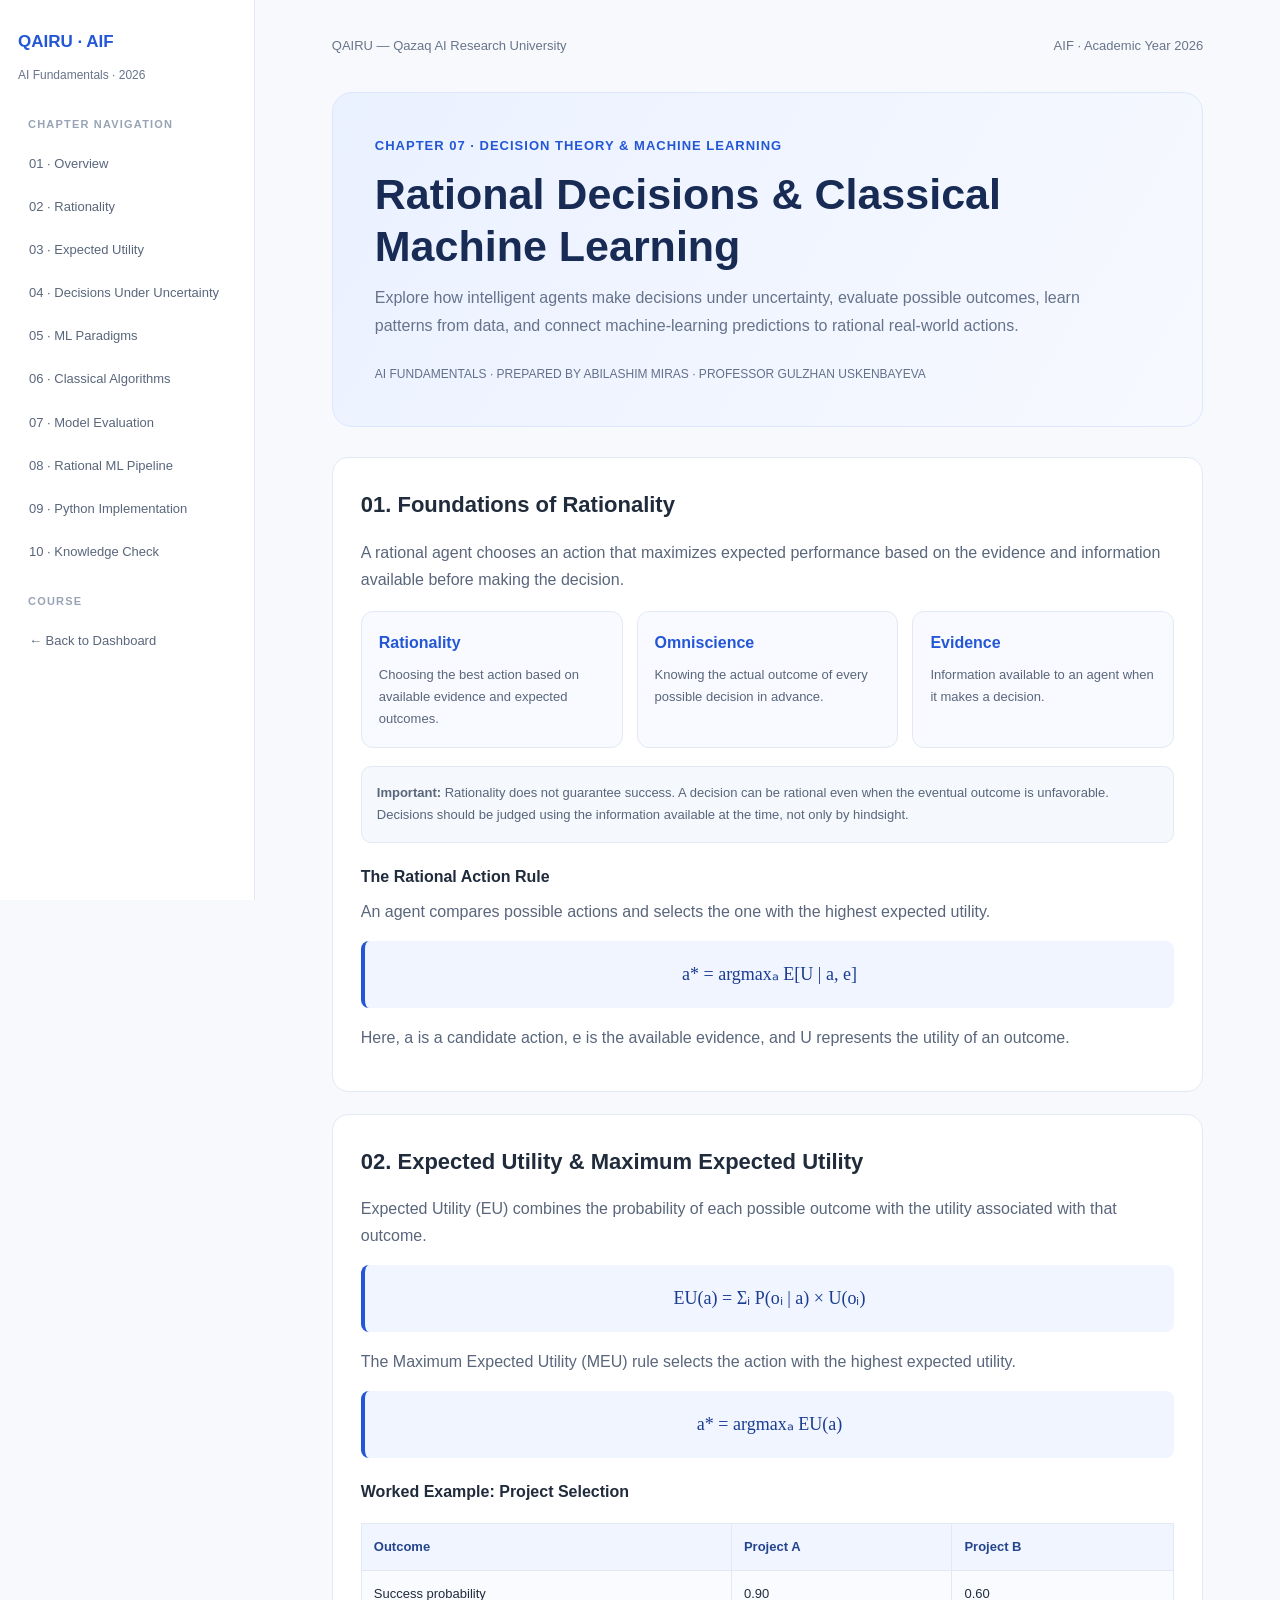
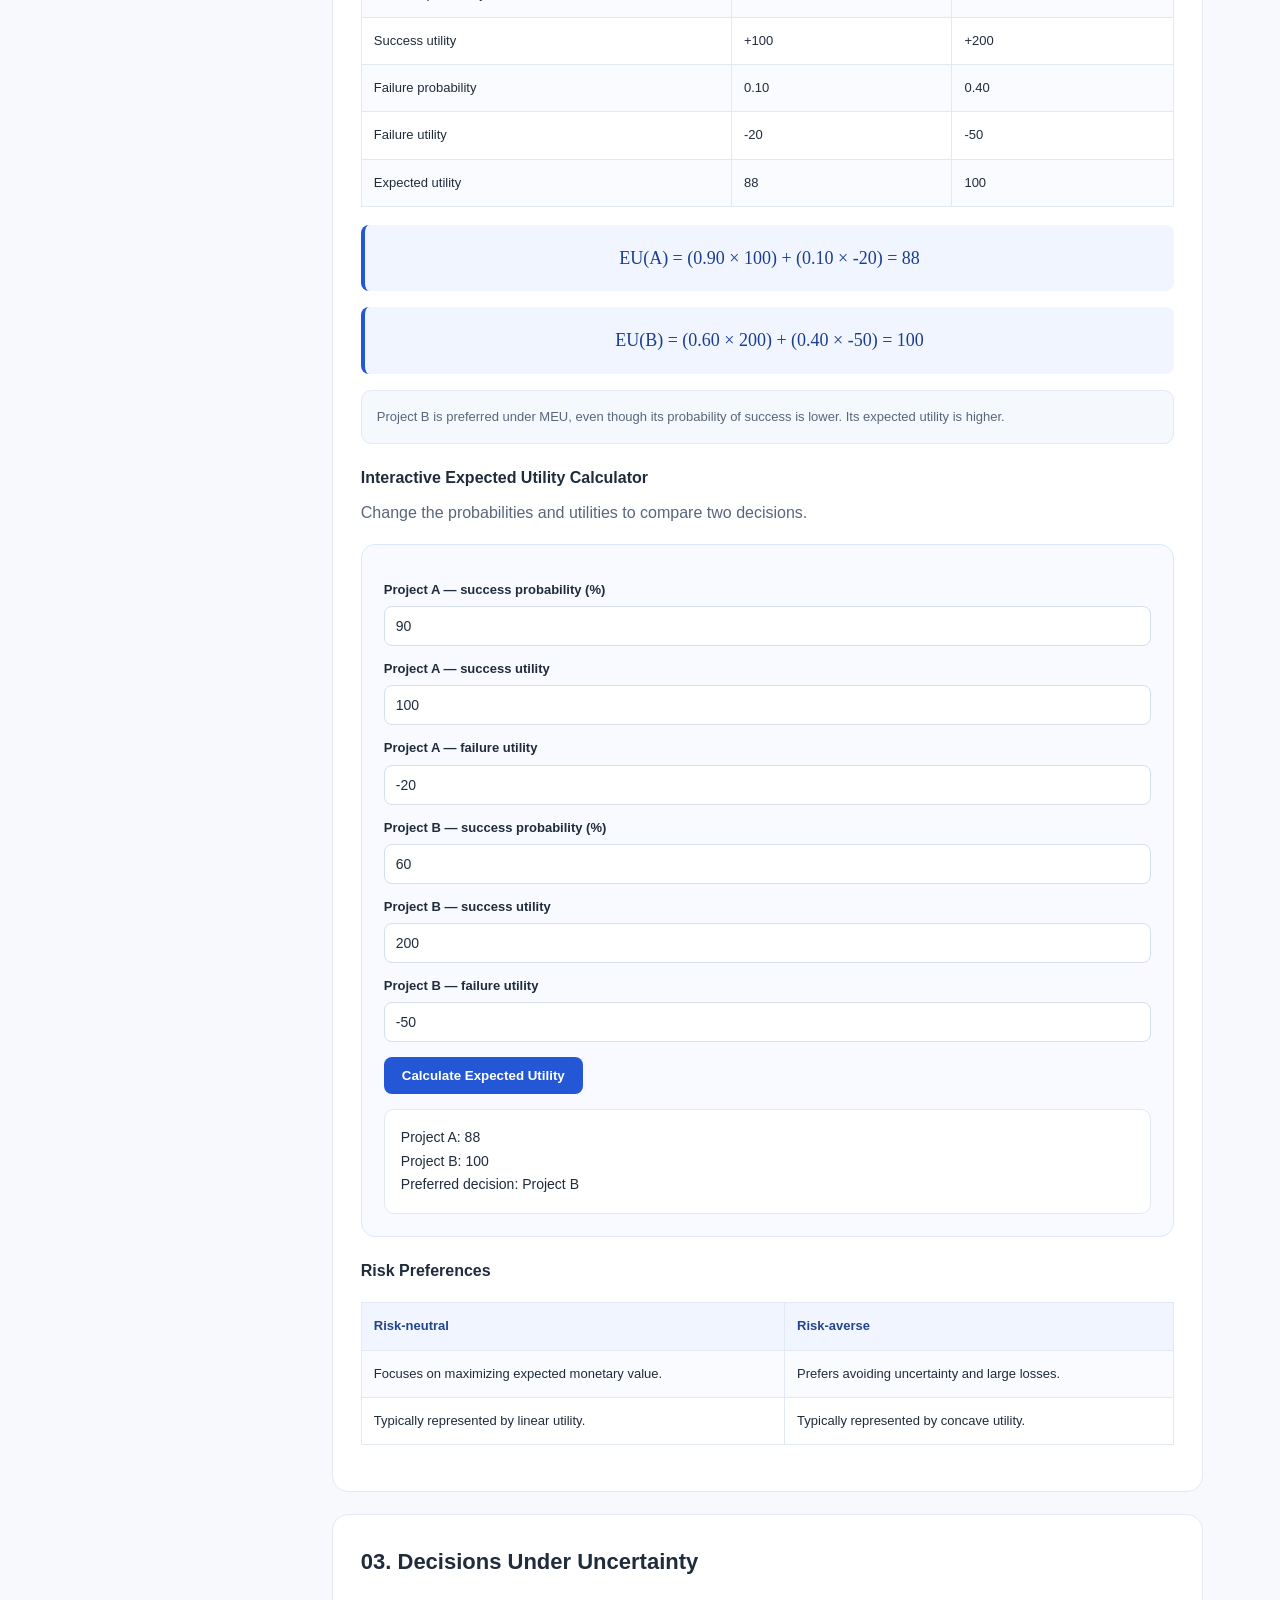
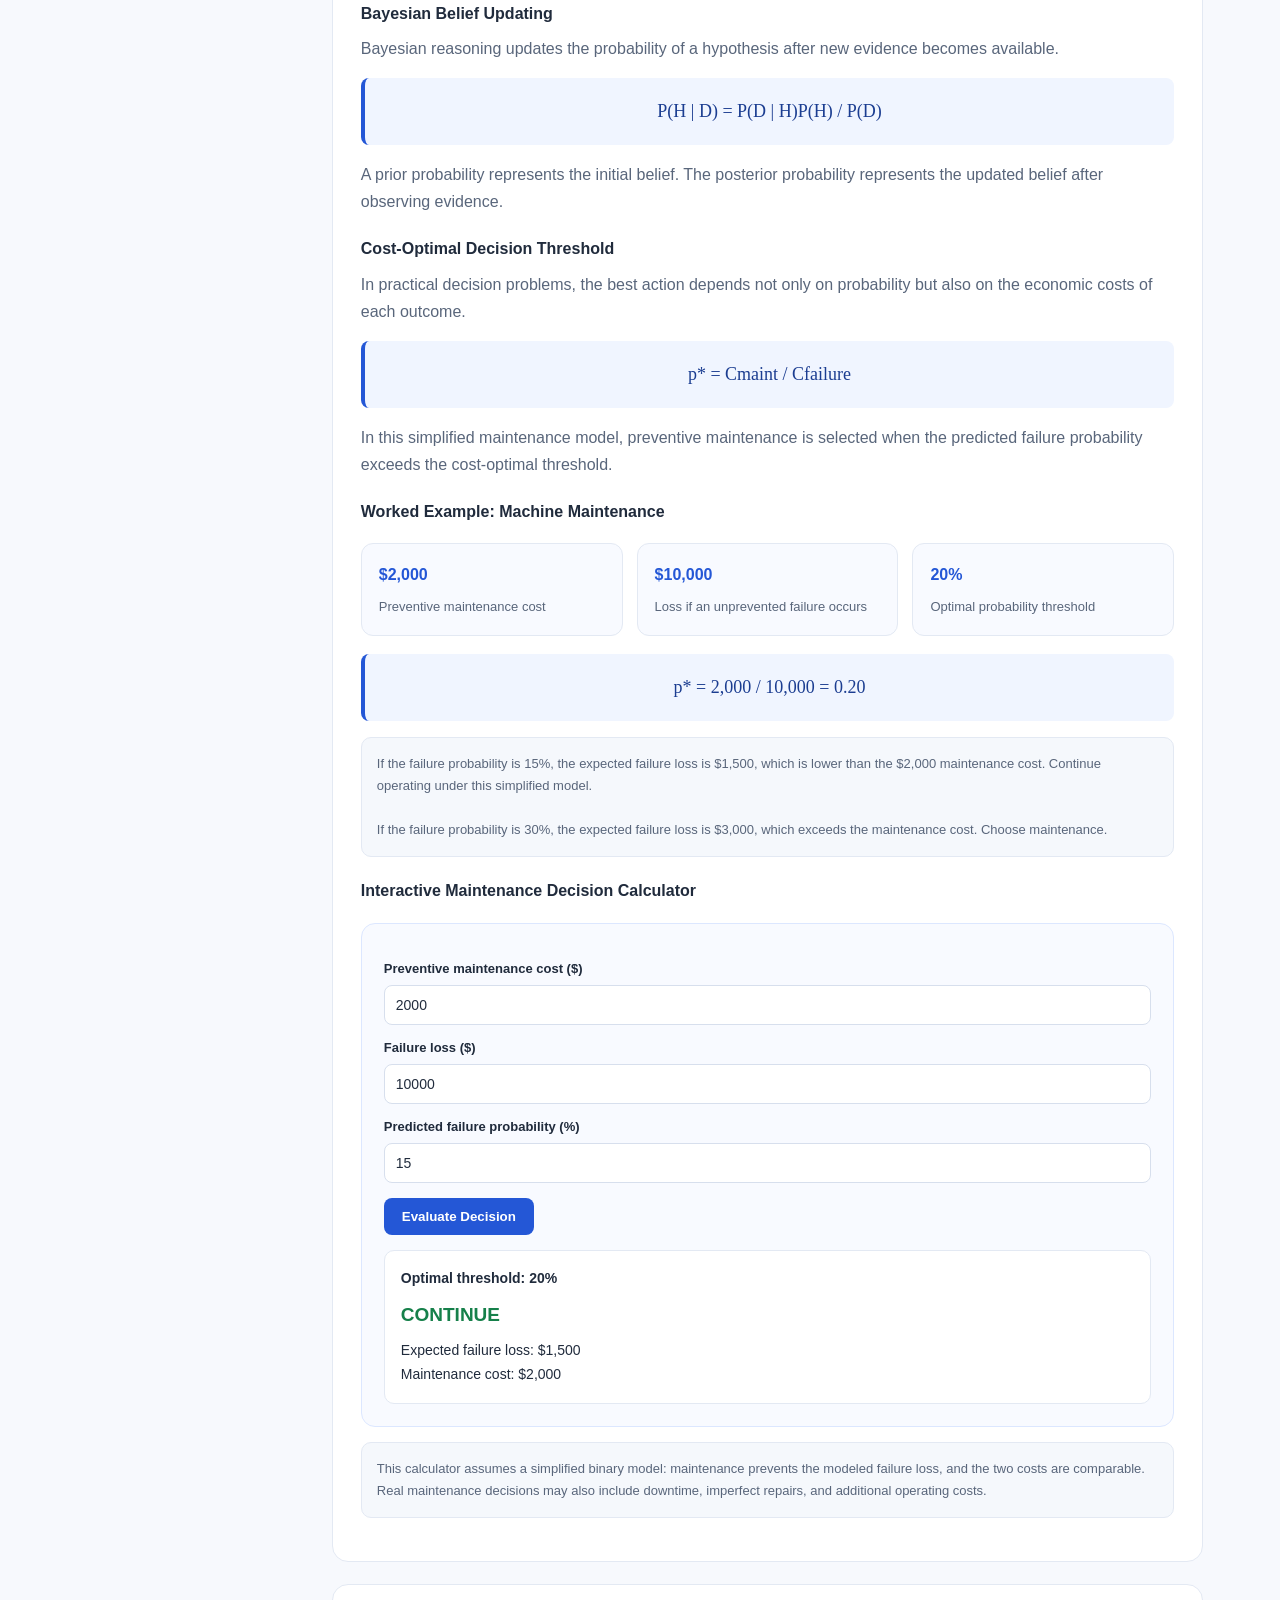
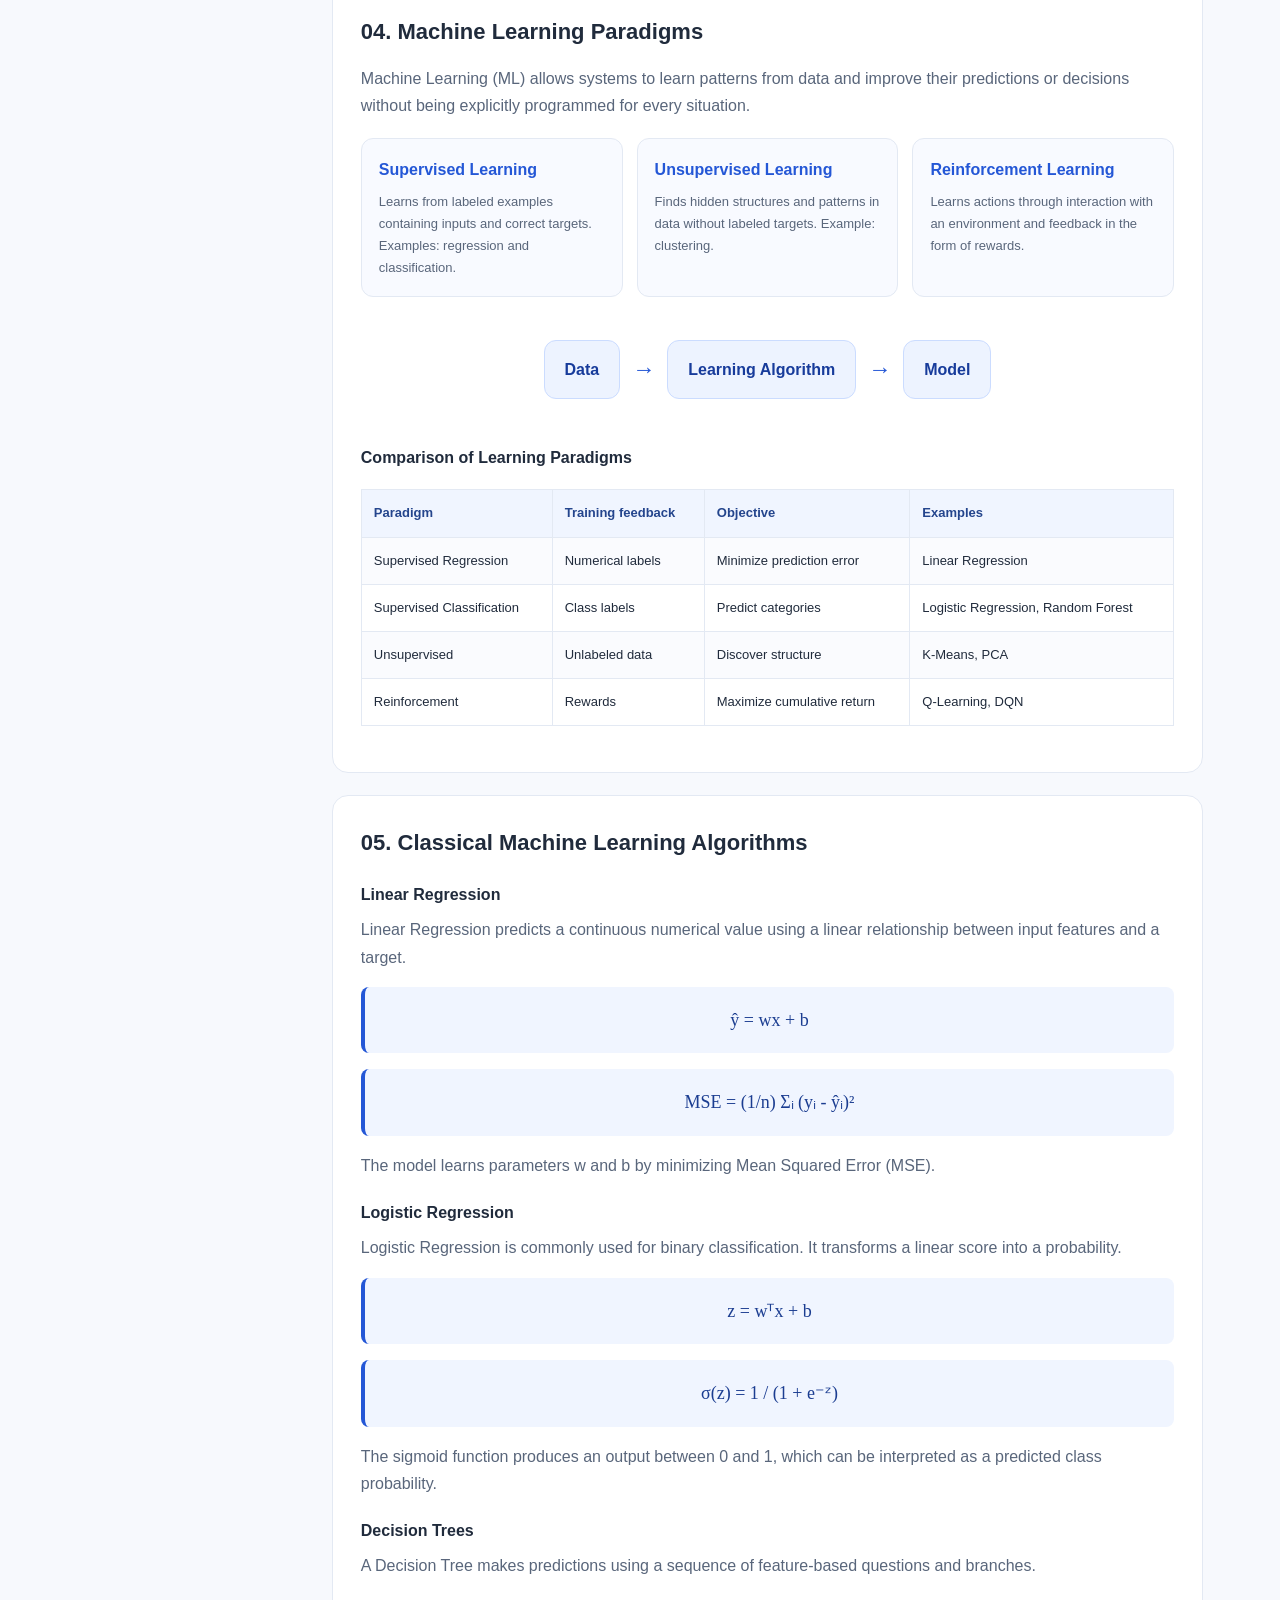
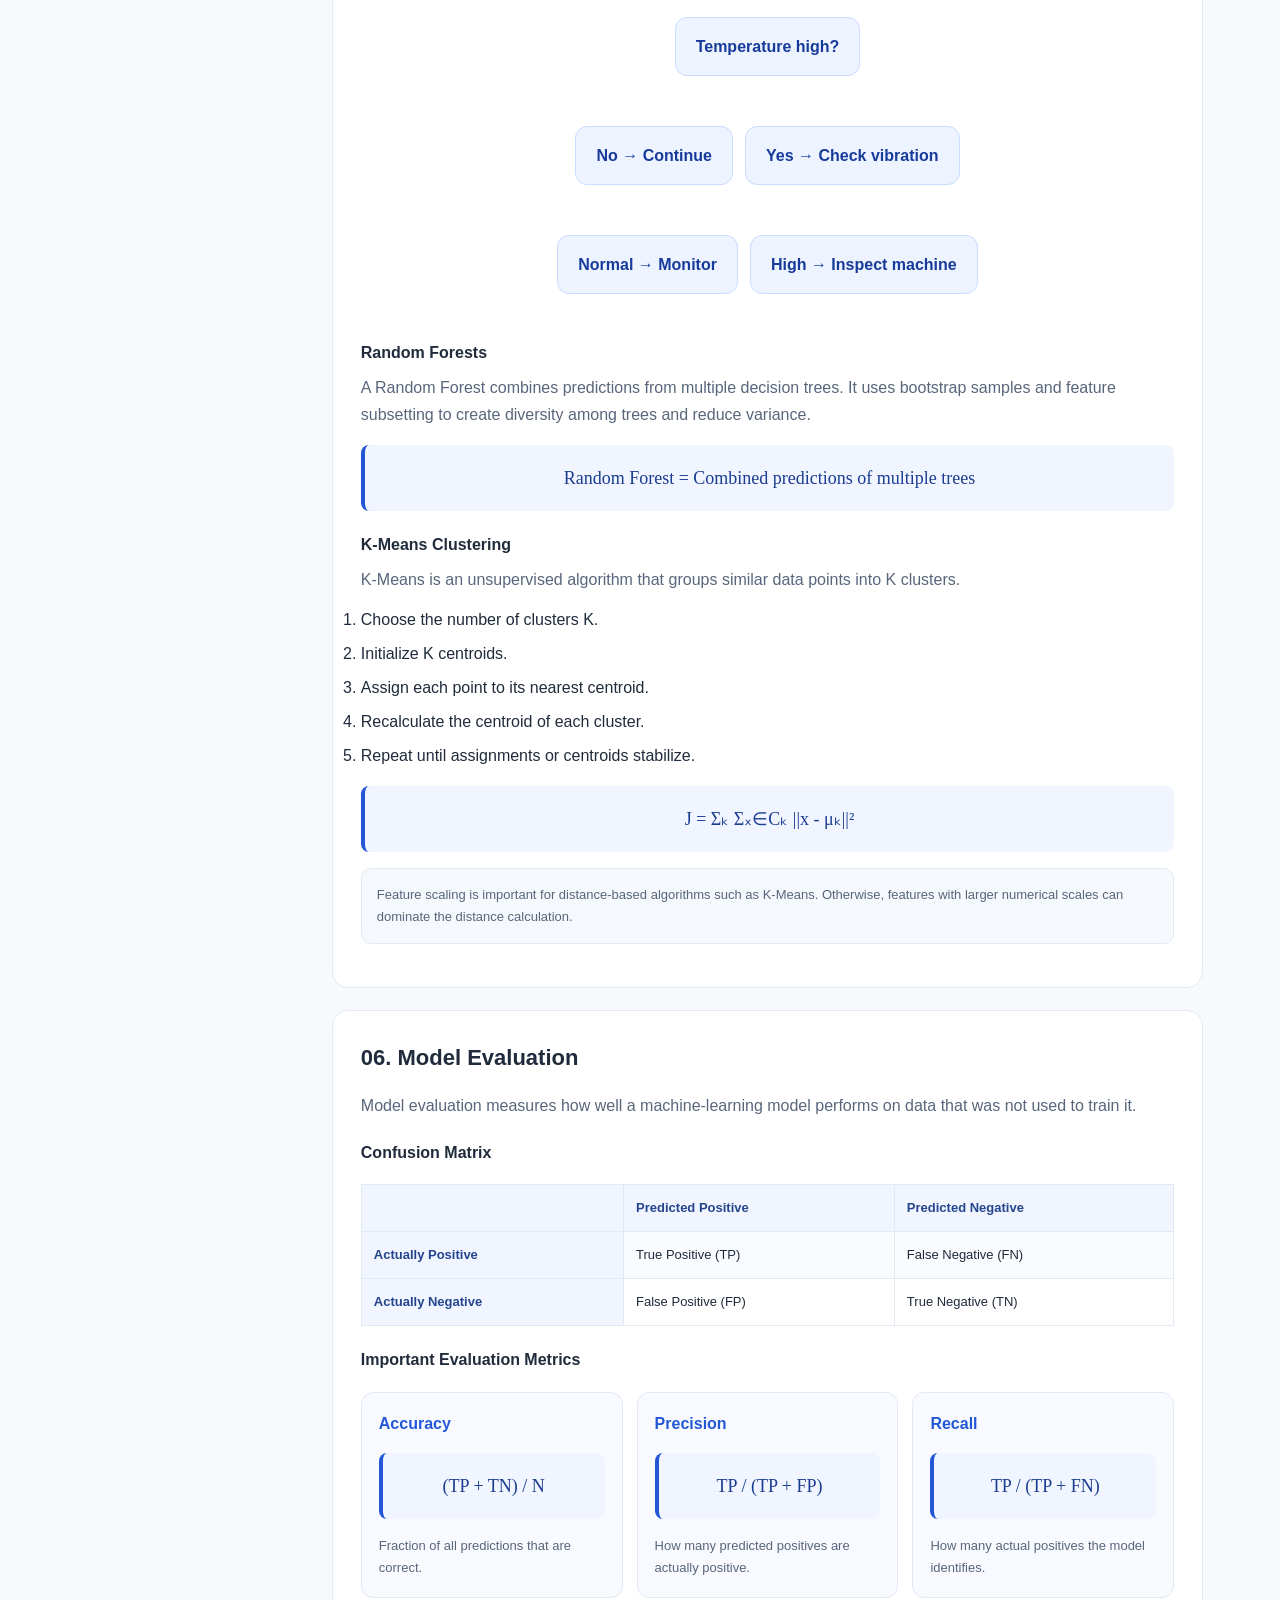
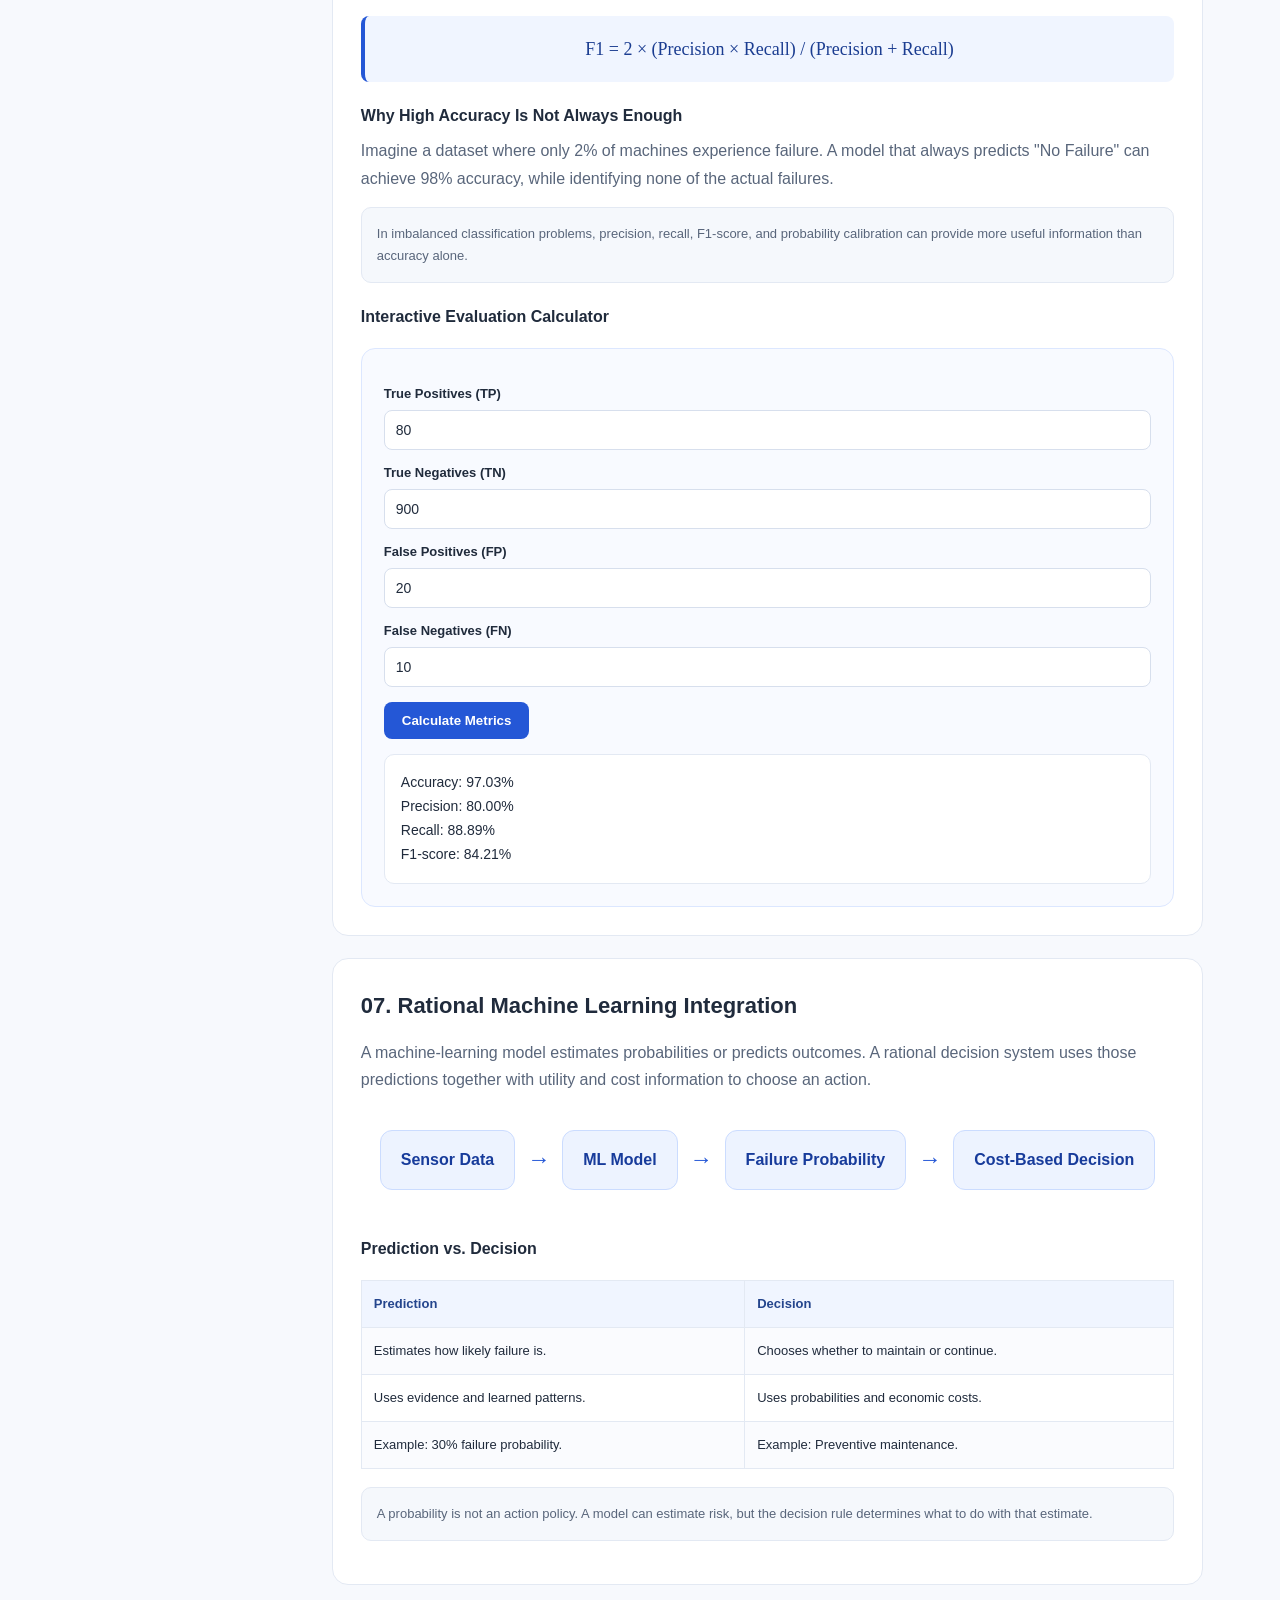
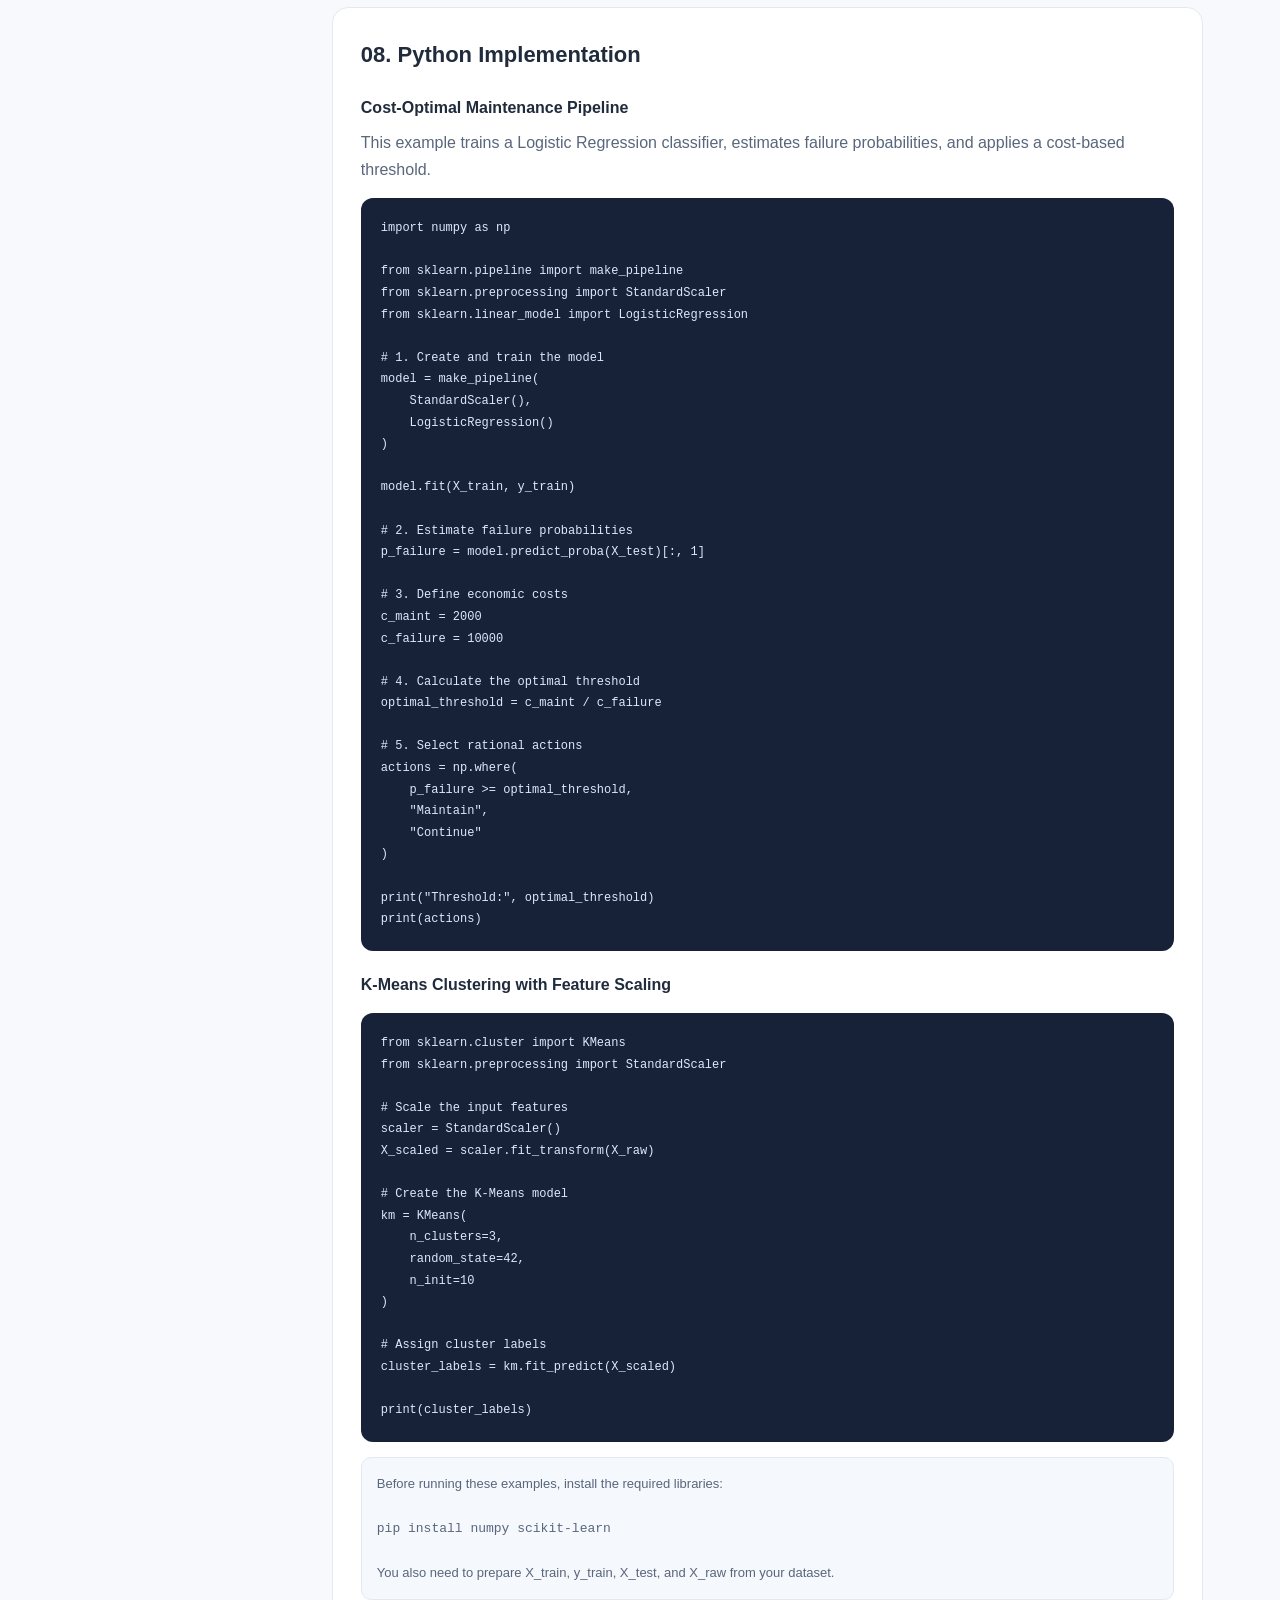
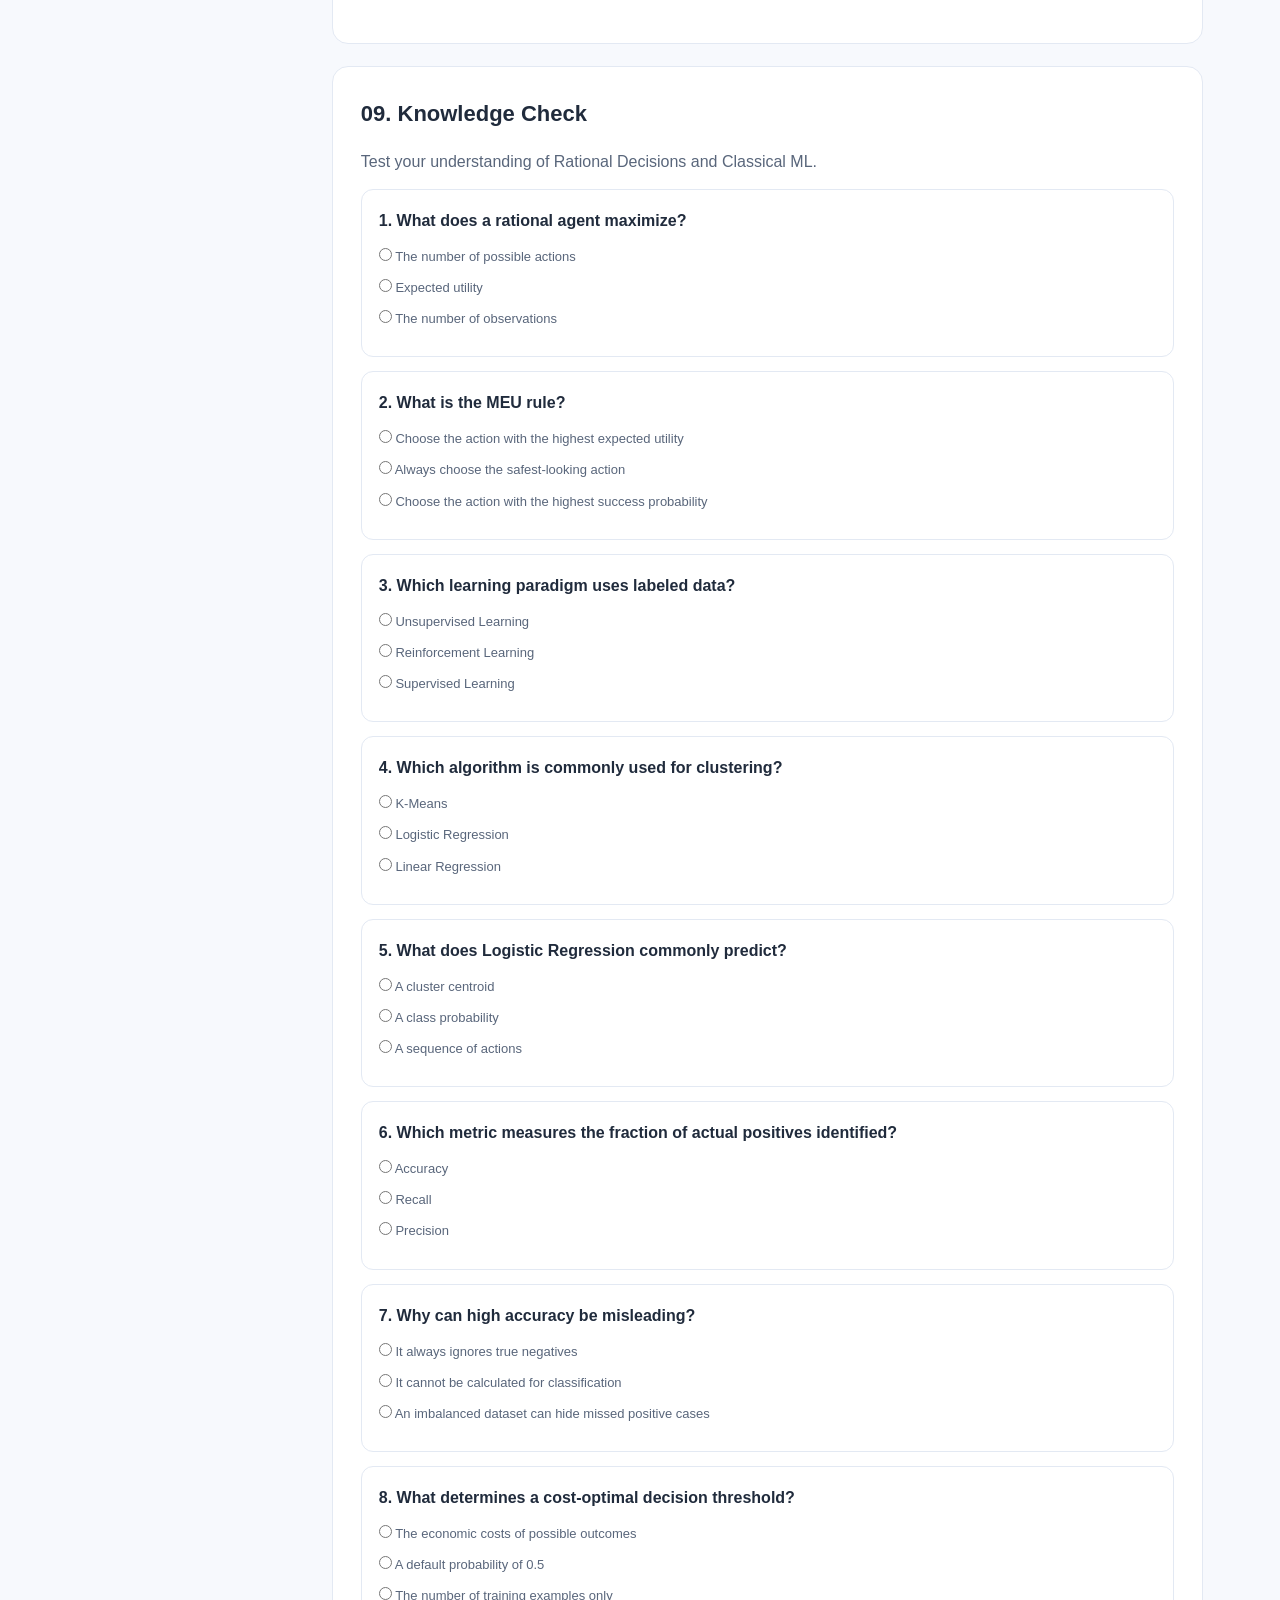
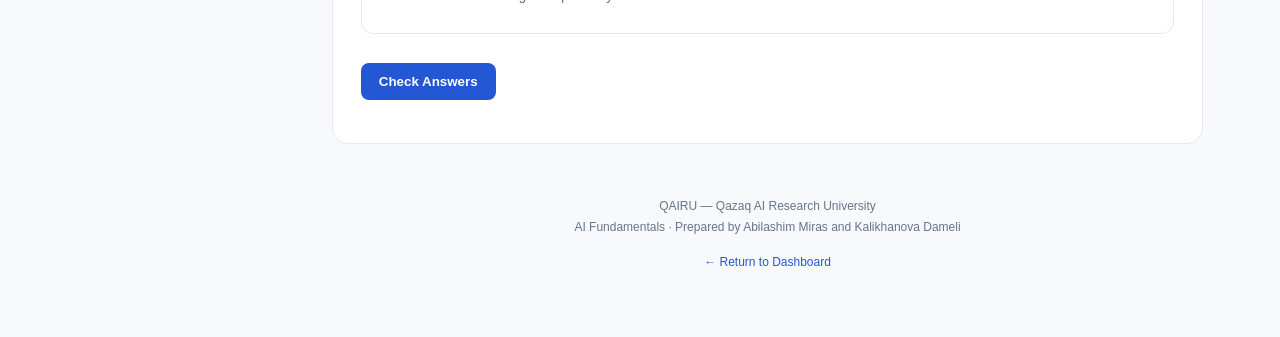
<file: chapters/chapter7.html>
<!DOCTYPE html>
<html lang="en">
<head>
<meta charset="UTF-8">
<meta name="viewport" content="width=device-width, initial-scale=1.0">
<title>Chapter 7 — Rational Decisions & Classical ML</title>

<style>
:root {
  --blue:#2457d6;
  --blue-dark:#173b9b;
  --light:#edf3ff;
  --text:#202b3c;
  --muted:#68758a;
  --border:#e3e9f3;
  --bg:#f7f9fd;
  --white:#fff;
}
*{box-sizing:border-box;margin:0;padding:0}
html{scroll-behavior:smooth}
body{
  font-family:-apple-system,BlinkMacSystemFont,"Segoe UI",sans-serif;
  background:var(--bg);color:var(--text);line-height:1.7
}
.progress{
  position:fixed;top:0;left:0;height:4px;width:0;
  background:var(--blue);z-index:100
}
.layout{display:flex;min-height:100vh}
.sidebar{
  width:255px;background:white;border-right:1px solid var(--border);
  padding:28px 18px;position:fixed;height:100vh;overflow-y:auto
}
.brand{font-size:17px;font-weight:750;color:var(--blue)}
.course-label{font-size:12px;color:var(--muted);margin:8px 0 30px}
.sidebar h4{
  font-size:11px;text-transform:uppercase;color:#98a3b5;
  letter-spacing:1.2px;margin:20px 10px 10px
}
.sidebar a{
  display:block;text-decoration:none;color:#59667b;font-size:13px;
  padding:9px 11px;border-radius:8px;margin:3px 0
}
.sidebar a:hover,.sidebar a.active{background:var(--light);color:var(--blue)}
.main{
  margin-left:255px;width:calc(100% - 255px);
  padding:35px 6%;max-width:1500px
}
.topbar{
  display:flex;justify-content:space-between;align-items:center;
  gap:15px;margin-bottom:35px;flex-wrap:wrap
}
.topbar span{font-size:13px;color:var(--muted)}
.hero{
  background:linear-gradient(120deg,#eaf1ff,#f7f9ff);
  border:1px solid #dce7ff;border-radius:20px;
  padding:42px;margin-bottom:30px
}
.chapter-label{
  color:var(--blue);font-weight:700;font-size:13px;
  letter-spacing:1px;text-transform:uppercase
}
.hero h1{
  font-size:clamp(28px,4vw,43px);line-height:1.2;
  margin:12px 0;color:#182b54
}
.hero p{color:#65738b;max-width:720px}
.hero-meta{margin-top:25px;font-size:12px;color:#62718b}
.section{
  background:white;border:1px solid var(--border);
  border-radius:16px;padding:28px;margin-bottom:22px;
  scroll-margin-top:25px
}
.section h2{font-size:22px;margin-bottom:15px}
.section h3{font-size:16px;margin:20px 0 8px}
.section p{color:#59667b;margin-bottom:12px}
.section ul{padding-left:22px;color:#59667b;margin:12px 0}
.section li{margin-bottom:7px}
.grid{
  display:grid;grid-template-columns:repeat(3,1fr);
  gap:14px;margin:18px 0
}
.info-card{
  background:#f8faff;border:1px solid var(--border);
  border-radius:12px;padding:17px
}
.info-card h3{color:var(--blue);margin:0 0 8px}
.info-card p{font-size:13px;margin:0}
.formula{
  background:#f0f5ff;border-left:4px solid var(--blue);
  border-radius:8px;padding:18px;margin:16px 0;
  color:#1b3d91;font-family:Georgia,serif;
  font-size:18px;text-align:center;overflow-x:auto
}
.note{
  background:#f5f8fc;border:1px solid var(--border);
  border-radius:10px;padding:15px;color:#59667b;
  font-size:13px;margin:15px 0
}
.diagram{
  display:flex;justify-content:center;align-items:center;
  flex-wrap:wrap;gap:12px;padding:25px 5px
}
.node{
  background:var(--light);border:1px solid #cbdcff;
  border-radius:12px;padding:15px 20px;text-align:center;
  color:var(--blue-dark);font-weight:700
}
.arrow{color:var(--blue);font-size:23px}
table{border-collapse:collapse;width:100%;margin:18px 0;font-size:13px}
th,td{border:1px solid var(--border);padding:12px;text-align:left}
th{background:#f0f5ff;color:#24458d}
tr:nth-child(even){background:#fafbfe}
.code{
  background:#172238;color:#dce8ff;border-radius:12px;
  padding:20px;overflow-x:auto;font-family:monospace;
  font-size:12px;line-height:1.8;margin:15px 0;white-space:pre
}
.interactive{
  background:#f8faff;border:1px solid #dce7ff;
  border-radius:14px;padding:22px;margin-top:18px
}
.interactive label{display:block;font-size:13px;font-weight:650;margin:12px 0 5px}
.interactive input,.interactive select{
  width:100%;padding:11px;border:1px solid #d7dfed;
  border-radius:8px;background:white;color:var(--text);font-size:14px
}
button{
  border:none;background:var(--blue);color:white;
  padding:11px 18px;border-radius:8px;cursor:pointer;
  font-weight:650;margin-top:15px
}
button:hover{background:var(--blue-dark)}
.result{
  background:white;border:1px solid var(--border);
  border-radius:10px;padding:16px;margin-top:15px;font-size:14px
}
.status{font-weight:750;font-size:19px;margin:8px 0}
.good{color:#16804a}
.warning{color:#b56a14}
.bar-bg{height:13px;background:#e8edf5;border-radius:20px;overflow:hidden}
.bar-fill{height:100%;background:var(--blue);border-radius:20px}
.bar-row{margin:12px 0}
.bar-label{display:flex;justify-content:space-between;font-size:13px;margin-bottom:5px}
.quiz-question{
  border:1px solid var(--border);padding:17px;
  border-radius:12px;margin:14px 0
}
.quiz-question p{font-weight:650;color:var(--text)}
.quiz-question label{
  display:block;font-size:13px;color:#59667b;margin:9px 0;cursor:pointer
}
.quiz-result{font-weight:700;color:var(--blue);margin-top:15px}
.footer{text-align:center;padding:30px;color:var(--muted);font-size:12px}
.footer a{color:var(--blue);text-decoration:none}
@media(max-width:850px){
  .sidebar{display:none}
  .main{margin-left:0;width:100%;padding:20px}
  .grid{grid-template-columns:1fr}
  .hero{padding:27px}
}
</style>
</head>

<body>
<div class="progress" id="progress"></div>

<div class="layout">
<aside class="sidebar">
  <div class="brand">QAIRU · AIF</div>
  <div class="course-label">AI Fundamentals · 2026</div>

  <h4>Chapter navigation</h4>
  <a href="#overview">01 · Overview</a>
  <a href="#rationality">02 · Rationality</a>
  <a href="#utility">03 · Expected Utility</a>
  <a href="#uncertainty">04 · Decisions Under Uncertainty</a>
  <a href="#paradigms">05 · ML Paradigms</a>
  <a href="#algorithms">06 · Classical Algorithms</a>
  <a href="#evaluation">07 · Model Evaluation</a>
  <a href="#pipeline">08 · Rational ML Pipeline</a>
  <a href="#python">09 · Python Implementation</a>
  <a href="#quiz">10 · Knowledge Check</a>

  <h4>Course</h4>
  <a href="../index.html">← Back to Dashboard</a>
</aside>

<main class="main">

<div class="topbar">
  <span>QAIRU — Qazaq AI Research University</span>
  <span>AIF · Academic Year 2026</span>
</div>

<div class="hero" id="overview">
  <div class="chapter-label">Chapter 07 · Decision Theory & Machine Learning</div>
  <h1>Rational Decisions & Classical Machine Learning</h1>
  <p>
    Explore how intelligent agents make decisions under uncertainty,
    evaluate possible outcomes, learn patterns from data, and connect
    machine-learning predictions to rational real-world actions.
  </p>
  <div class="hero-meta">
    AI FUNDAMENTALS · PREPARED BY ABILASHIM MIRAS ·
    PROFESSOR GULZHAN USKENBAYEVA
  </div>
</div>

<section class="section" id="rationality">
  <h2>01. Foundations of Rationality</h2>

  <p>
    A rational agent chooses an action that maximizes expected
    performance based on the evidence and information available
    before making the decision.
  </p>

  <div class="grid">
    <div class="info-card">
      <h3>Rationality</h3>
      <p>Choosing the best action based on available evidence and expected outcomes.</p>
    </div>
    <div class="info-card">
      <h3>Omniscience</h3>
      <p>Knowing the actual outcome of every possible decision in advance.</p>
    </div>
    <div class="info-card">
      <h3>Evidence</h3>
      <p>Information available to an agent when it makes a decision.</p>
    </div>
  </div>

  <div class="note">
    <strong>Important:</strong> Rationality does not guarantee success.
    A decision can be rational even when the eventual outcome is unfavorable.
    Decisions should be judged using the information available at the time,
    not only by hindsight.
  </div>

  <h3>The Rational Action Rule</h3>
  <p>
    An agent compares possible actions and selects the one with
    the highest expected utility.
  </p>

  <div class="formula">
    a* = argmaxₐ E[U | a, e]
  </div>

  <p>
    Here, a is a candidate action, e is the available evidence,
    and U represents the utility of an outcome.
  </p>
</section>

<section class="section" id="utility">
  <h2>02. Expected Utility & Maximum Expected Utility</h2>

  <p>
    Expected Utility (EU) combines the probability of each possible
    outcome with the utility associated with that outcome.
  </p>

  <div class="formula">
    EU(a) = Σᵢ P(oᵢ | a) × U(oᵢ)
  </div>

  <p>
    The Maximum Expected Utility (MEU) rule selects the action
    with the highest expected utility.
  </p>

  <div class="formula">
    a* = argmaxₐ EU(a)
  </div>

  <h3>Worked Example: Project Selection</h3>

  <table>
    <tr><th>Outcome</th><th>Project A</th><th>Project B</th></tr>
    <tr><td>Success probability</td><td>0.90</td><td>0.60</td></tr>
    <tr><td>Success utility</td><td>+100</td><td>+200</td></tr>
    <tr><td>Failure probability</td><td>0.10</td><td>0.40</td></tr>
    <tr><td>Failure utility</td><td>-20</td><td>-50</td></tr>
    <tr><td>Expected utility</td><td>88</td><td>100</td></tr>
  </table>

  <div class="formula">
    EU(A) = (0.90 × 100) + (0.10 × -20) = 88
  </div>
  <div class="formula">
    EU(B) = (0.60 × 200) + (0.40 × -50) = 100
  </div>

  <div class="note">
    Project B is preferred under MEU, even though its probability of
    success is lower. Its expected utility is higher.
  </div>

  <h3>Interactive Expected Utility Calculator</h3>
  <p>Change the probabilities and utilities to compare two decisions.</p>

  <div class="interactive">
    <label for="aSuccess">Project A — success probability (%)</label>
    <input id="aSuccess" type="number" min="0" max="100" value="90">

    <label for="aWin">Project A — success utility</label>
    <input id="aWin" type="number" value="100">

    <label for="aLoss">Project A — failure utility</label>
    <input id="aLoss" type="number" value="-20">

    <label for="bSuccess">Project B — success probability (%)</label>
    <input id="bSuccess" type="number" min="0" max="100" value="60">

    <label for="bWin">Project B — success utility</label>
    <input id="bWin" type="number" value="200">

    <label for="bLoss">Project B — failure utility</label>
    <input id="bLoss" type="number" value="-50">

    <button onclick="calculateEU()">Calculate Expected Utility</button>
    <div class="result" id="euResult">
      Project A: 88<br>Project B: 100<br>
      Preferred decision: Project B
    </div>
  </div>

  <h3>Risk Preferences</h3>
  <table>
    <tr><th>Risk-neutral</th><th>Risk-averse</th></tr>
    <tr>
      <td>Focuses on maximizing expected monetary value.</td>
      <td>Prefers avoiding uncertainty and large losses.</td>
    </tr>
    <tr>
      <td>Typically represented by linear utility.</td>
      <td>Typically represented by concave utility.</td>
    </tr>
  </table>
</section>

<section class="section" id="uncertainty">
  <h2>03. Decisions Under Uncertainty</h2>

  <h3>Bayesian Belief Updating</h3>
  <p>
    Bayesian reasoning updates the probability of a hypothesis
    after new evidence becomes available.
  </p>

  <div class="formula">
    P(H | D) = P(D | H)P(H) / P(D)
  </div>

  <p>
    A prior probability represents the initial belief.
    The posterior probability represents the updated belief
    after observing evidence.
  </p>

  <h3>Cost-Optimal Decision Threshold</h3>
  <p>
    In practical decision problems, the best action depends not only
    on probability but also on the economic costs of each outcome.
  </p>

  <div class="formula">
    p* = Cmaint / Cfailure
  </div>

  <p>
    In this simplified maintenance model, preventive maintenance
    is selected when the predicted failure probability exceeds
    the cost-optimal threshold.
  </p>

  <h3>Worked Example: Machine Maintenance</h3>

  <div class="grid">
    <div class="info-card">
      <h3>$2,000</h3>
      <p>Preventive maintenance cost</p>
    </div>
    <div class="info-card">
      <h3>$10,000</h3>
      <p>Loss if an unprevented failure occurs</p>
    </div>
    <div class="info-card">
      <h3>20%</h3>
      <p>Optimal probability threshold</p>
    </div>
  </div>

  <div class="formula">
    p* = 2,000 / 10,000 = 0.20
  </div>

  <div class="note">
    If the failure probability is 15%, the expected failure loss is
    $1,500, which is lower than the $2,000 maintenance cost.
    Continue operating under this simplified model.
    <br><br>
    If the failure probability is 30%, the expected failure loss is
    $3,000, which exceeds the maintenance cost. Choose maintenance.
  </div>

  <h3>Interactive Maintenance Decision Calculator</h3>

  <div class="interactive">
    <label for="maintenanceCost">Preventive maintenance cost ($)</label>
    <input id="maintenanceCost" type="number" min="0" value="2000">

    <label for="failureCost">Failure loss ($)</label>
    <input id="failureCost" type="number" min="1" value="10000">

    <label for="failureProbability">Predicted failure probability (%)</label>
    <input id="failureProbability" type="number" min="0" max="100" value="15">

    <button onclick="calculateMaintenance()">Evaluate Decision</button>

    <div class="result" id="maintenanceResult">
      <strong>Optimal threshold: 20%</strong>
      <div class="status good">CONTINUE</div>
      Expected failure loss: $1,500<br>
      Maintenance cost: $2,000
    </div>
  </div>

  <div class="note">
    This calculator assumes a simplified binary model: maintenance
    prevents the modeled failure loss, and the two costs are comparable.
    Real maintenance decisions may also include downtime, imperfect
    repairs, and additional operating costs.
  </div>
</section>

<section class="section" id="paradigms">
  <h2>04. Machine Learning Paradigms</h2>

  <p>
    Machine Learning (ML) allows systems to learn patterns from data
    and improve their predictions or decisions without being explicitly
    programmed for every situation.
  </p>

  <div class="grid">
    <div class="info-card">
      <h3>Supervised Learning</h3>
      <p>
        Learns from labeled examples containing inputs and correct targets.
        Examples: regression and classification.
      </p>
    </div>
    <div class="info-card">
      <h3>Unsupervised Learning</h3>
      <p>
        Finds hidden structures and patterns in data without labeled targets.
        Example: clustering.
      </p>
    </div>
    <div class="info-card">
      <h3>Reinforcement Learning</h3>
      <p>
        Learns actions through interaction with an environment
        and feedback in the form of rewards.
      </p>
    </div>
  </div>

  <div class="diagram">
    <div class="node">Data</div>
    <div class="arrow">→</div>
    <div class="node">Learning Algorithm</div>
    <div class="arrow">→</div>
    <div class="node">Model</div>
  </div>

  <h3>Comparison of Learning Paradigms</h3>

  <table>
    <tr>
      <th>Paradigm</th>
      <th>Training feedback</th>
      <th>Objective</th>
      <th>Examples</th>
    </tr>
    <tr>
      <td>Supervised Regression</td>
      <td>Numerical labels</td>
      <td>Minimize prediction error</td>
      <td>Linear Regression</td>
    </tr>
    <tr>
      <td>Supervised Classification</td>
      <td>Class labels</td>
      <td>Predict categories</td>
      <td>Logistic Regression, Random Forest</td>
    </tr>
    <tr>
      <td>Unsupervised</td>
      <td>Unlabeled data</td>
      <td>Discover structure</td>
      <td>K-Means, PCA</td>
    </tr>
    <tr>
      <td>Reinforcement</td>
      <td>Rewards</td>
      <td>Maximize cumulative return</td>
      <td>Q-Learning, DQN</td>
    </tr>
  </table>
</section>

<section class="section" id="algorithms">
  <h2>05. Classical Machine Learning Algorithms</h2>

  <h3>Linear Regression</h3>
  <p>
    Linear Regression predicts a continuous numerical value
    using a linear relationship between input features and a target.
  </p>

  <div class="formula">ŷ = wx + b</div>
  <div class="formula">MSE = (1/n) Σᵢ (yᵢ - ŷᵢ)²</div>

  <p>
    The model learns parameters w and b by minimizing
    Mean Squared Error (MSE).
  </p>

  <h3>Logistic Regression</h3>
  <p>
    Logistic Regression is commonly used for binary classification.
    It transforms a linear score into a probability.
  </p>

  <div class="formula">z = wᵀx + b</div>
  <div class="formula">σ(z) = 1 / (1 + e⁻ᶻ)</div>

  <p>
    The sigmoid function produces an output between 0 and 1,
    which can be interpreted as a predicted class probability.
  </p>

  <h3>Decision Trees</h3>
  <p>
    A Decision Tree makes predictions using a sequence of
    feature-based questions and branches.
  </p>

  <div class="diagram">
    <div class="node">Temperature high?</div>
  </div>
  <div class="diagram">
    <div class="node">No → Continue</div>
    <div class="node">Yes → Check vibration</div>
  </div>
  <div class="diagram">
    <div class="node">Normal → Monitor</div>
    <div class="node">High → Inspect machine</div>
  </div>

  <h3>Random Forests</h3>
  <p>
    A Random Forest combines predictions from multiple decision trees.
    It uses bootstrap samples and feature subsetting to create diversity
    among trees and reduce variance.
  </p>

  <div class="formula">
    Random Forest = Combined predictions of multiple trees
  </div>

  <h3>K-Means Clustering</h3>
  <p>
    K-Means is an unsupervised algorithm that groups similar data points
    into K clusters.
  </p>

  <ol>
    <li>Choose the number of clusters K.</li>
    <li>Initialize K centroids.</li>
    <li>Assign each point to its nearest centroid.</li>
    <li>Recalculate the centroid of each cluster.</li>
    <li>Repeat until assignments or centroids stabilize.</li>
  </ol>

  <div class="formula">
    J = Σₖ Σₓ∈Cₖ ||x - μₖ||²
  </div>

  <div class="note">
    Feature scaling is important for distance-based algorithms such as
    K-Means. Otherwise, features with larger numerical scales can dominate
    the distance calculation.
  </div>
</section>

<section class="section" id="evaluation">
  <h2>06. Model Evaluation</h2>

  <p>
    Model evaluation measures how well a machine-learning model performs
    on data that was not used to train it.
  </p>

  <h3>Confusion Matrix</h3>

  <table>
    <tr>
      <th></th>
      <th>Predicted Positive</th>
      <th>Predicted Negative</th>
    </tr>
    <tr>
      <th>Actually Positive</th>
      <td>True Positive (TP)</td>
      <td>False Negative (FN)</td>
    </tr>
    <tr>
      <th>Actually Negative</th>
      <td>False Positive (FP)</td>
      <td>True Negative (TN)</td>
    </tr>
  </table>

  <h3>Important Evaluation Metrics</h3>

  <div class="grid">
    <div class="info-card">
      <h3>Accuracy</h3>
      <div class="formula">(TP + TN) / N</div>
      <p>Fraction of all predictions that are correct.</p>
    </div>
    <div class="info-card">
      <h3>Precision</h3>
      <div class="formula">TP / (TP + FP)</div>
      <p>How many predicted positives are actually positive.</p>
    </div>
    <div class="info-card">
      <h3>Recall</h3>
      <div class="formula">TP / (TP + FN)</div>
      <p>How many actual positives the model identifies.</p>
    </div>
  </div>

  <div class="formula">
    F1 = 2 × (Precision × Recall) / (Precision + Recall)
  </div>

  <h3>Why High Accuracy Is Not Always Enough</h3>

  <p>
    Imagine a dataset where only 2% of machines experience failure.
    A model that always predicts "No Failure" can achieve 98% accuracy,
    while identifying none of the actual failures.
  </p>

  <div class="note">
    In imbalanced classification problems, precision, recall, F1-score,
    and probability calibration can provide more useful information
    than accuracy alone.
  </div>

  <h3>Interactive Evaluation Calculator</h3>

  <div class="interactive">
    <label for="tp">True Positives (TP)</label>
    <input id="tp" type="number" min="0" value="80">

    <label for="tn">True Negatives (TN)</label>
    <input id="tn" type="number" min="0" value="900">

    <label for="fp">False Positives (FP)</label>
    <input id="fp" type="number" min="0" value="20">

    <label for="fn">False Negatives (FN)</label>
    <input id="fn" type="number" min="0" value="10">

    <button onclick="calculateMetrics()">Calculate Metrics</button>
    <div class="result" id="metricsResult">
      Accuracy: 97.03%<br>
      Precision: 80.00%<br>
      Recall: 88.89%<br>
      F1-score: 84.21%
    </div>
  </div>
</section>

<section class="section" id="pipeline">
  <h2>07. Rational Machine Learning Integration</h2>

  <p>
    A machine-learning model estimates probabilities or predicts outcomes.
    A rational decision system uses those predictions together with
    utility and cost information to choose an action.
  </p>

  <div class="diagram">
    <div class="node">Sensor Data</div>
    <div class="arrow">→</div>
    <div class="node">ML Model</div>
    <div class="arrow">→</div>
    <div class="node">Failure Probability</div>
    <div class="arrow">→</div>
    <div class="node">Cost-Based Decision</div>
  </div>

  <h3>Prediction vs. Decision</h3>

  <table>
    <tr><th>Prediction</th><th>Decision</th></tr>
    <tr>
      <td>Estimates how likely failure is.</td>
      <td>Chooses whether to maintain or continue.</td>
    </tr>
    <tr>
      <td>Uses evidence and learned patterns.</td>
      <td>Uses probabilities and economic costs.</td>
    </tr>
    <tr>
      <td>Example: 30% failure probability.</td>
      <td>Example: Preventive maintenance.</td>
    </tr>
  </table>

  <div class="note">
    A probability is not an action policy. A model can estimate risk,
    but the decision rule determines what to do with that estimate.
  </div>
</section>

<section class="section" id="python">
  <h2>08. Python Implementation</h2>

  <h3>Cost-Optimal Maintenance Pipeline</h3>

  <p>
    This example trains a Logistic Regression classifier,
    estimates failure probabilities, and applies a cost-based threshold.
  </p>

  <div class="code">import numpy as np

from sklearn.pipeline import make_pipeline
from sklearn.preprocessing import StandardScaler
from sklearn.linear_model import LogisticRegression

# 1. Create and train the model
model = make_pipeline(
    StandardScaler(),
    LogisticRegression()
)

model.fit(X_train, y_train)

# 2. Estimate failure probabilities
p_failure = model.predict_proba(X_test)[:, 1]

# 3. Define economic costs
c_maint = 2000
c_failure = 10000

# 4. Calculate the optimal threshold
optimal_threshold = c_maint / c_failure

# 5. Select rational actions
actions = np.where(
    p_failure >= optimal_threshold,
    "Maintain",
    "Continue"
)

print("Threshold:", optimal_threshold)
print(actions)</div>

  <h3>K-Means Clustering with Feature Scaling</h3>

  <div class="code">from sklearn.cluster import KMeans
from sklearn.preprocessing import StandardScaler

# Scale the input features
scaler = StandardScaler()
X_scaled = scaler.fit_transform(X_raw)

# Create the K-Means model
km = KMeans(
    n_clusters=3,
    random_state=42,
    n_init=10
)

# Assign cluster labels
cluster_labels = km.fit_predict(X_scaled)

print(cluster_labels)</div>

  <div class="note">
    Before running these examples, install the required libraries:
    <br><br>
    <code>pip install numpy scikit-learn</code>
    <br><br>
    You also need to prepare X_train, y_train, X_test, and X_raw
    from your dataset.
  </div>
</section>

<section class="section" id="quiz">
  <h2>09. Knowledge Check</h2>
  <p>Test your understanding of Rational Decisions and Classical ML.</p>
  <div id="quizContainer"></div>
  <button onclick="checkQuiz()">Check Answers</button>
  <div class="quiz-result" id="quizResult"></div>
</section>

<div class="footer">
  <p>QAIRU — Qazaq AI Research University</p>
  <p>AI Fundamentals · Prepared by Abilashim Miras and Kalikhanova Dameli</p>
  <p style="margin-top:15px">
    <a href="../index.html">← Return to Dashboard</a>
  </p>
</div>

</main>
</div>

<script>
// Reading progress
window.addEventListener("scroll", () => {
  const total = document.documentElement.scrollHeight - window.innerHeight;
  const progress = total > 0 ? window.scrollY / total * 100 : 0;
  document.getElementById("progress").style.width = progress + "%";
});

// Expected Utility Calculator
function calculateEU() {
  const get = id => Number(document.getElementById(id).value);

  const aP = get("aSuccess") / 100;
  const aWin = get("aWin");
  const aLoss = get("aLoss");

  const bP = get("bSuccess") / 100;
  const bWin = get("bWin");
  const bLoss = get("bLoss");

  if (aP < 0 || aP > 1 || bP < 0 || bP > 1) {
    document.getElementById("euResult").textContent =
      "Probabilities must be between 0 and 100%.";
    return;
  }

  const aEU = aP * aWin + (1 - aP) * aLoss;
  const bEU = bP * bWin + (1 - bP) * bLoss;

  let decision = "Both projects have equal expected utility.";
  if (aEU > bEU) decision = "Preferred decision: Project A";
  if (bEU > aEU) decision = "Preferred decision: Project B";

  document.getElementById("euResult").innerHTML = `
    <strong>Results</strong><br>
    Project A: ${aEU.toFixed(2)}<br>
    Project B: ${bEU.toFixed(2)}<br>
    <strong>${decision}</strong>
  `;
}

// Maintenance Calculator
function calculateMaintenance() {
  const maint = Number(document.getElementById("maintenanceCost").value);
  const failure = Number(document.getElementById("failureCost").value);
  const probability =
    Number(document.getElementById("failureProbability").value) / 100;

  const result = document.getElementById("maintenanceResult");

  if (
    !Number.isFinite(maint) ||
    !Number.isFinite(failure) ||
    !Number.isFinite(probability) ||
    maint < 0 ||
    failure <= 0 ||
    probability < 0 ||
    probability > 1
  ) {
    result.textContent = "Please enter valid costs and a probability from 0 to 100%.";
    return;
  }

  const threshold = maint / failure;
  const expectedLoss = probability * failure;
  const maintain = probability > threshold;

  result.innerHTML = `
    <strong>Optimal threshold: ${(threshold * 100).toFixed(1)}%</strong>
    <div class="status ${maintain ? "warning" : "good"}">
      ${maintain ? "MAINTAIN" : "CONTINUE"}
    </div>
    Predicted failure probability: ${(probability * 100).toFixed(1)}%<br>
    Expected failure loss: $${expectedLoss.toLocaleString("en-US", {maximumFractionDigits:2})}<br>
    Maintenance cost: $${maint.toLocaleString("en-US")}<br>
    ${maintain
      ? "Expected failure loss exceeds maintenance cost."
      : "Expected failure loss does not exceed maintenance cost."}
  `;
}

// Evaluation Metrics Calculator
function calculateMetrics() {
  const get = id => Number(document.getElementById(id).value);

  const tp = get("tp");
  const tn = get("tn");
  const fp = get("fp");
  const fn = get("fn");

  const values = [tp, tn, fp, fn];

  if (values.some(v => !Number.isFinite(v) || v < 0)) {
    document.getElementById("metricsResult").textContent =
      "Enter valid non-negative numbers.";
    return;
  }

  const total = tp + tn + fp + fn;
  if (total === 0) {
    document.getElementById("metricsResult").textContent =
      "The total number of predictions must be greater than zero.";
    return;
  }

  const accuracy = (tp + tn) / total;
  const precision = tp + fp === 0 ? 0 : tp / (tp + fp);
  const recall = tp + fn === 0 ? 0 : tp / (tp + fn);
  const f1 = precision + recall === 0
    ? 0
    : 2 * precision * recall / (precision + recall);

  document.getElementById("metricsResult").innerHTML = `
    <strong>Evaluation Results</strong><br>
    Accuracy: ${(accuracy * 100).toFixed(2)}%<br>
    Precision: ${(precision * 100).toFixed(2)}%<br>
    Recall: ${(recall * 100).toFixed(2)}%<br>
    F1-score: ${(f1 * 100).toFixed(2)}%
  `;
}

// Knowledge Check
const questions = [
  {
    question: "1. What does a rational agent maximize?",
    options: [
      "The number of possible actions",
      "Expected utility",
      "The number of observations"
    ],
    answer: 1
  },
  {
    question: "2. What is the MEU rule?",
    options: [
      "Choose the action with the highest expected utility",
      "Always choose the safest-looking action",
      "Choose the action with the highest success probability"
    ],
    answer: 0
  },
  {
    question: "3. Which learning paradigm uses labeled data?",
    options: [
      "Unsupervised Learning",
      "Reinforcement Learning",
      "Supervised Learning"
    ],
    answer: 2
  },
  {
    question: "4. Which algorithm is commonly used for clustering?",
    options: [
      "K-Means",
      "Logistic Regression",
      "Linear Regression"
    ],
    answer: 0
  },
  {
    question: "5. What does Logistic Regression commonly predict?",
    options: [
      "A cluster centroid",
      "A class probability",
      "A sequence of actions"
    ],
    answer: 1
  },
  {
    question: "6. Which metric measures the fraction of actual positives identified?",
    options: [
      "Accuracy",
      "Recall",
      "Precision"
    ],
    answer: 1
  },
  {
    question: "7. Why can high accuracy be misleading?",
    options: [
      "It always ignores true negatives",
      "It cannot be calculated for classification",
      "An imbalanced dataset can hide missed positive cases"
    ],
    answer: 2
  },
  {
    question: "8. What determines a cost-optimal decision threshold?",
    options: [
      "The economic costs of possible outcomes",
      "A default probability of 0.5",
      "The number of training examples only"
    ],
    answer: 0
  }
];

const quizContainer = document.getElementById("quizContainer");

questions.forEach((q, i) => {
  const div = document.createElement("div");
  div.className = "quiz-question";

  let html = `<p>${q.question}</p>`;

  q.options.forEach((option, j) => {
    html += `
      <label>
        <input type="radio" name="q${i}" value="${j}">
        ${option}
      </label>
    `;
  });

  div.innerHTML = html;
  quizContainer.appendChild(div);
});

function checkQuiz() {
  let score = 0;
  let answered = 0;

  questions.forEach((q, i) => {
    const selected = document.querySelector(
      `input[name="q${i}"]:checked`
    );

    if (selected) {
      answered++;
      if (Number(selected.value) === q.answer) score++;
    }
  });

  const result = document.getElementById("quizResult");

  if (answered < questions.length) {
    result.textContent =
      `You answered ${answered} of ${questions.length} questions. Complete the quiz first.`;
    return;
  }

  result.textContent = `Your score: ${score} / ${questions.length}`;
}
</script>

</body>
</html>
</file>
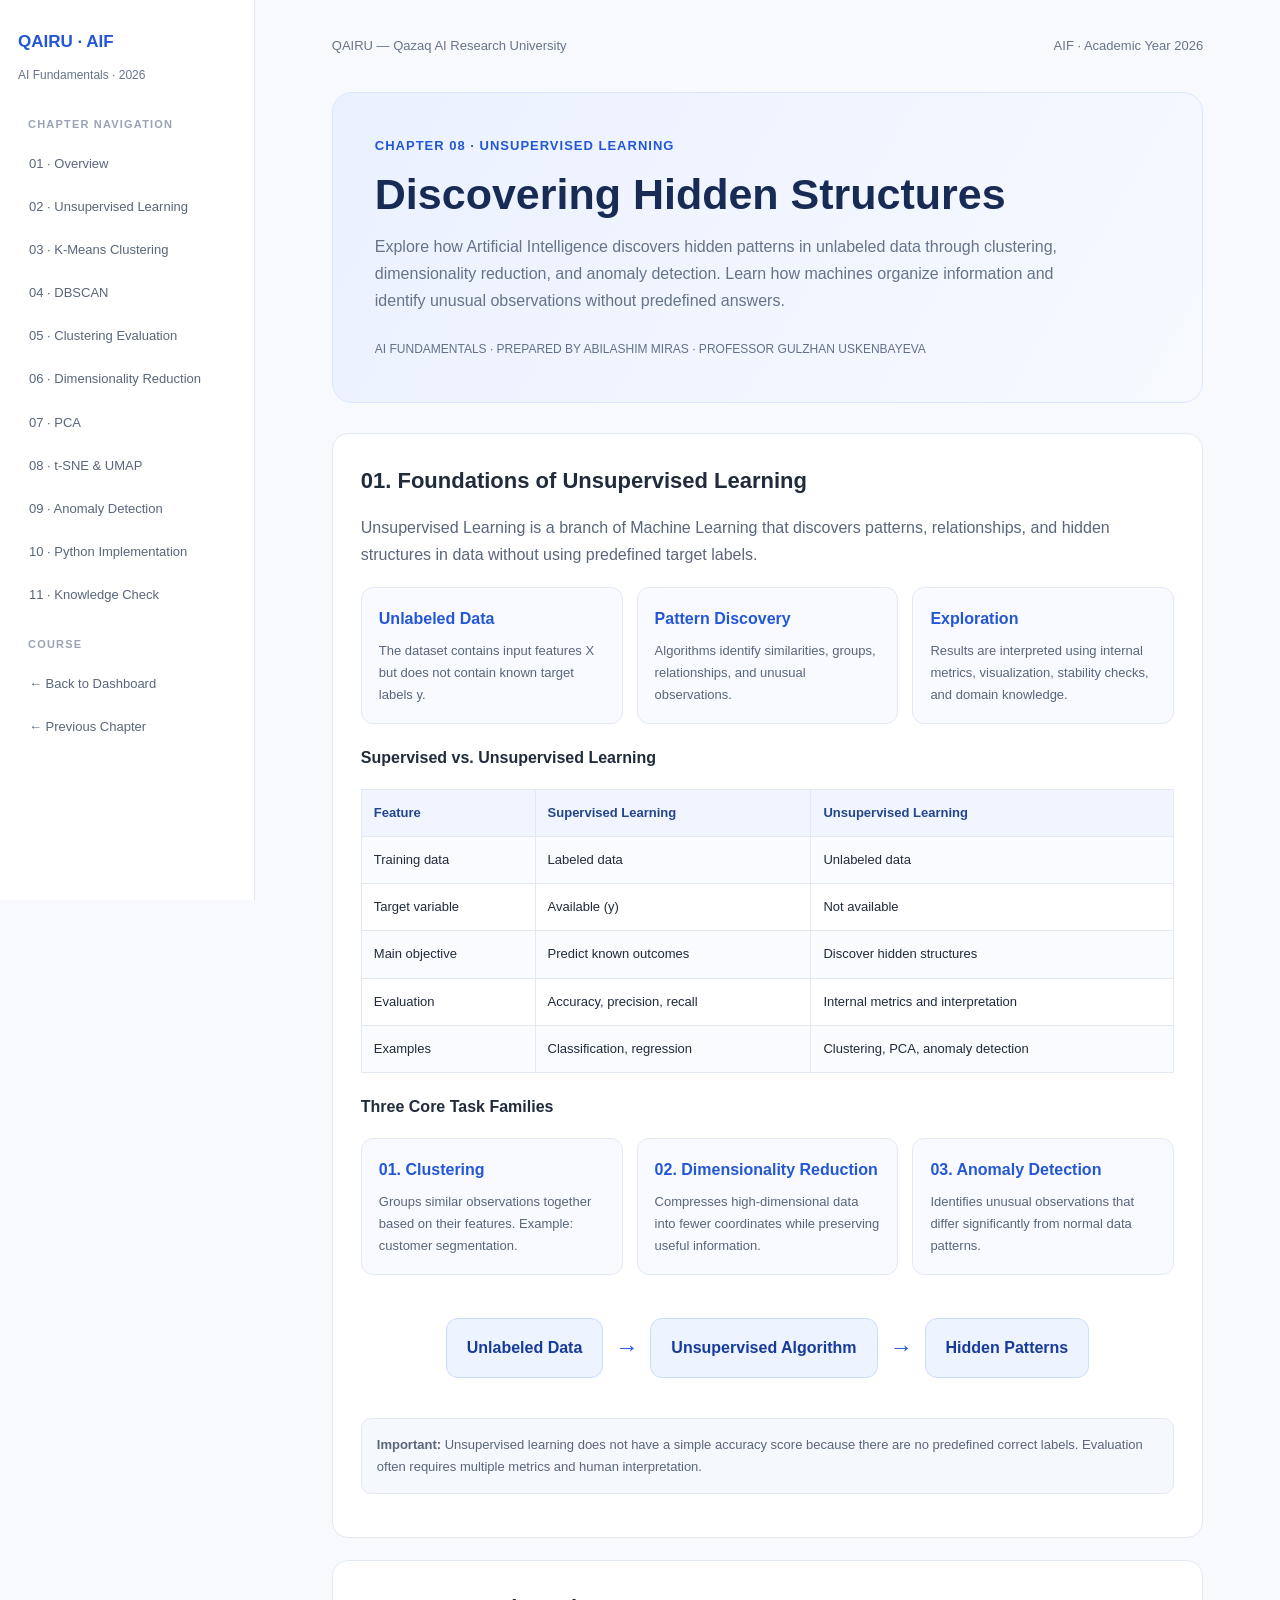
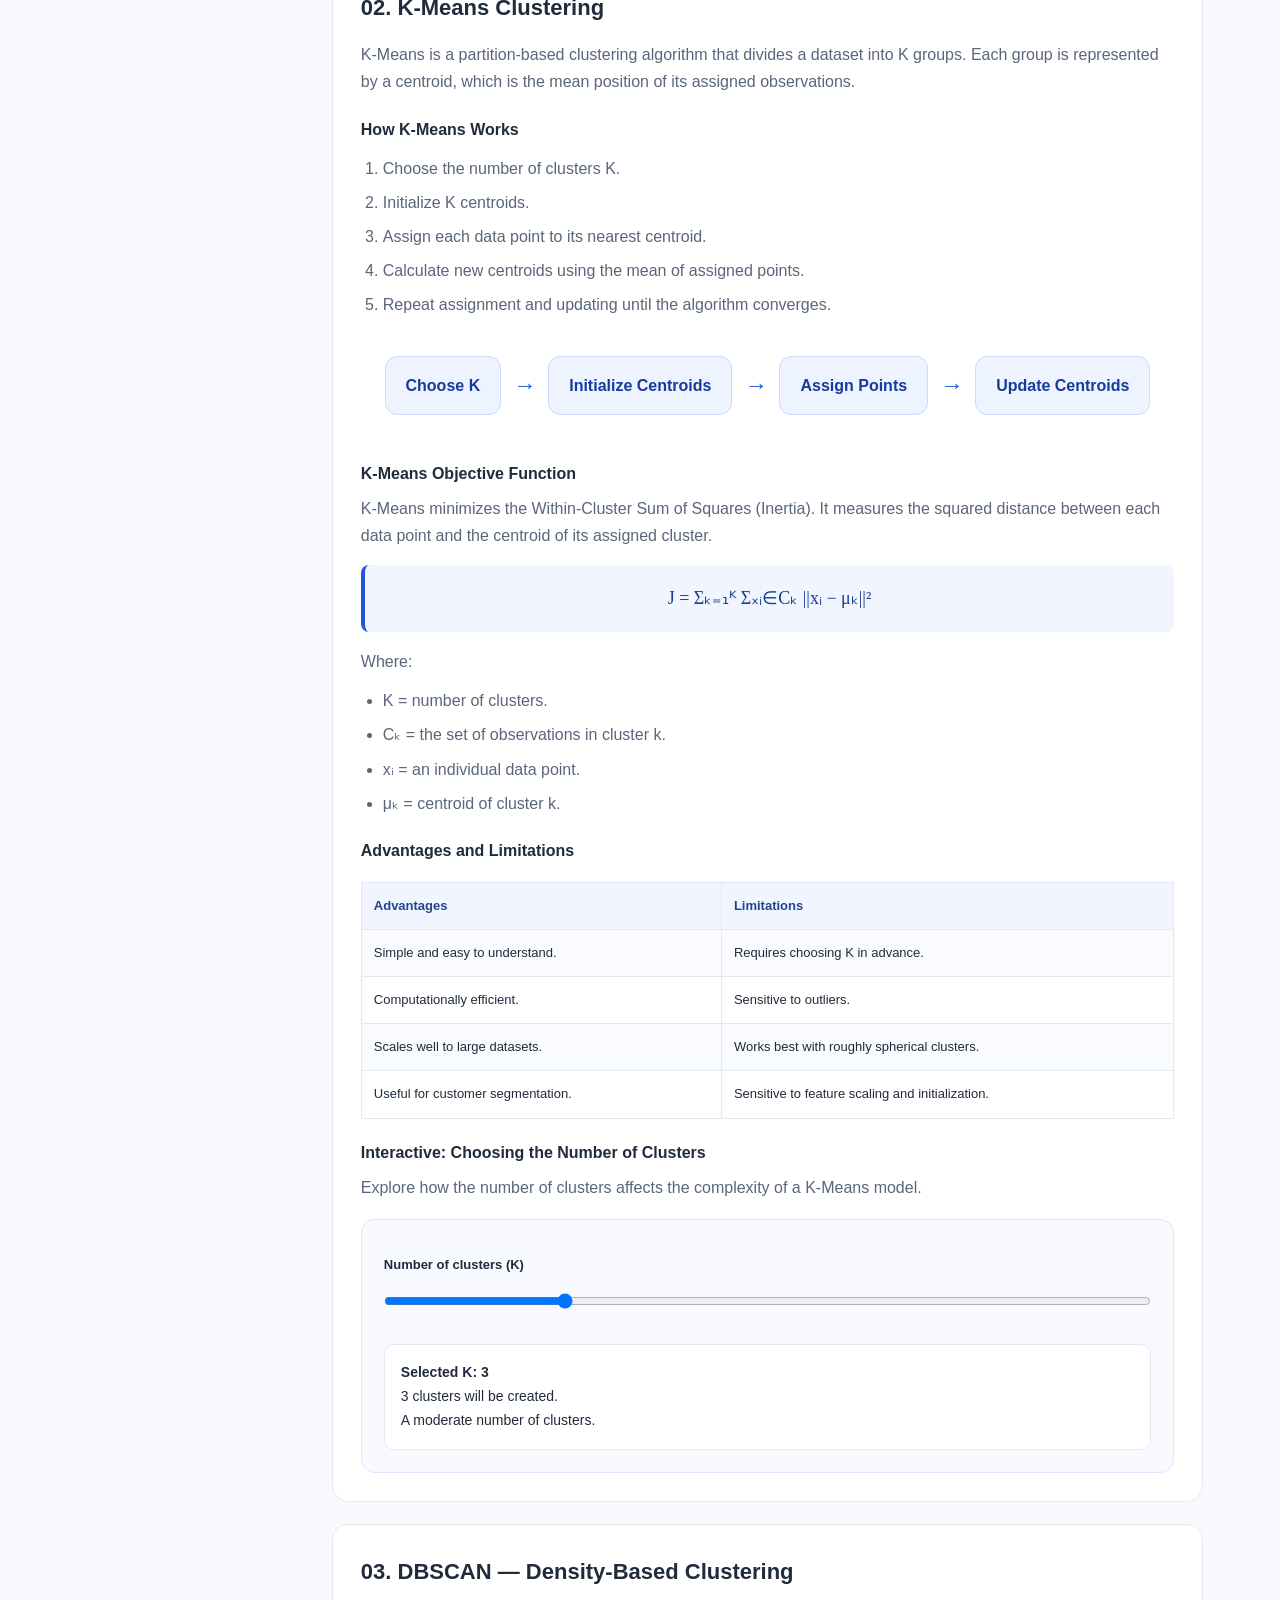
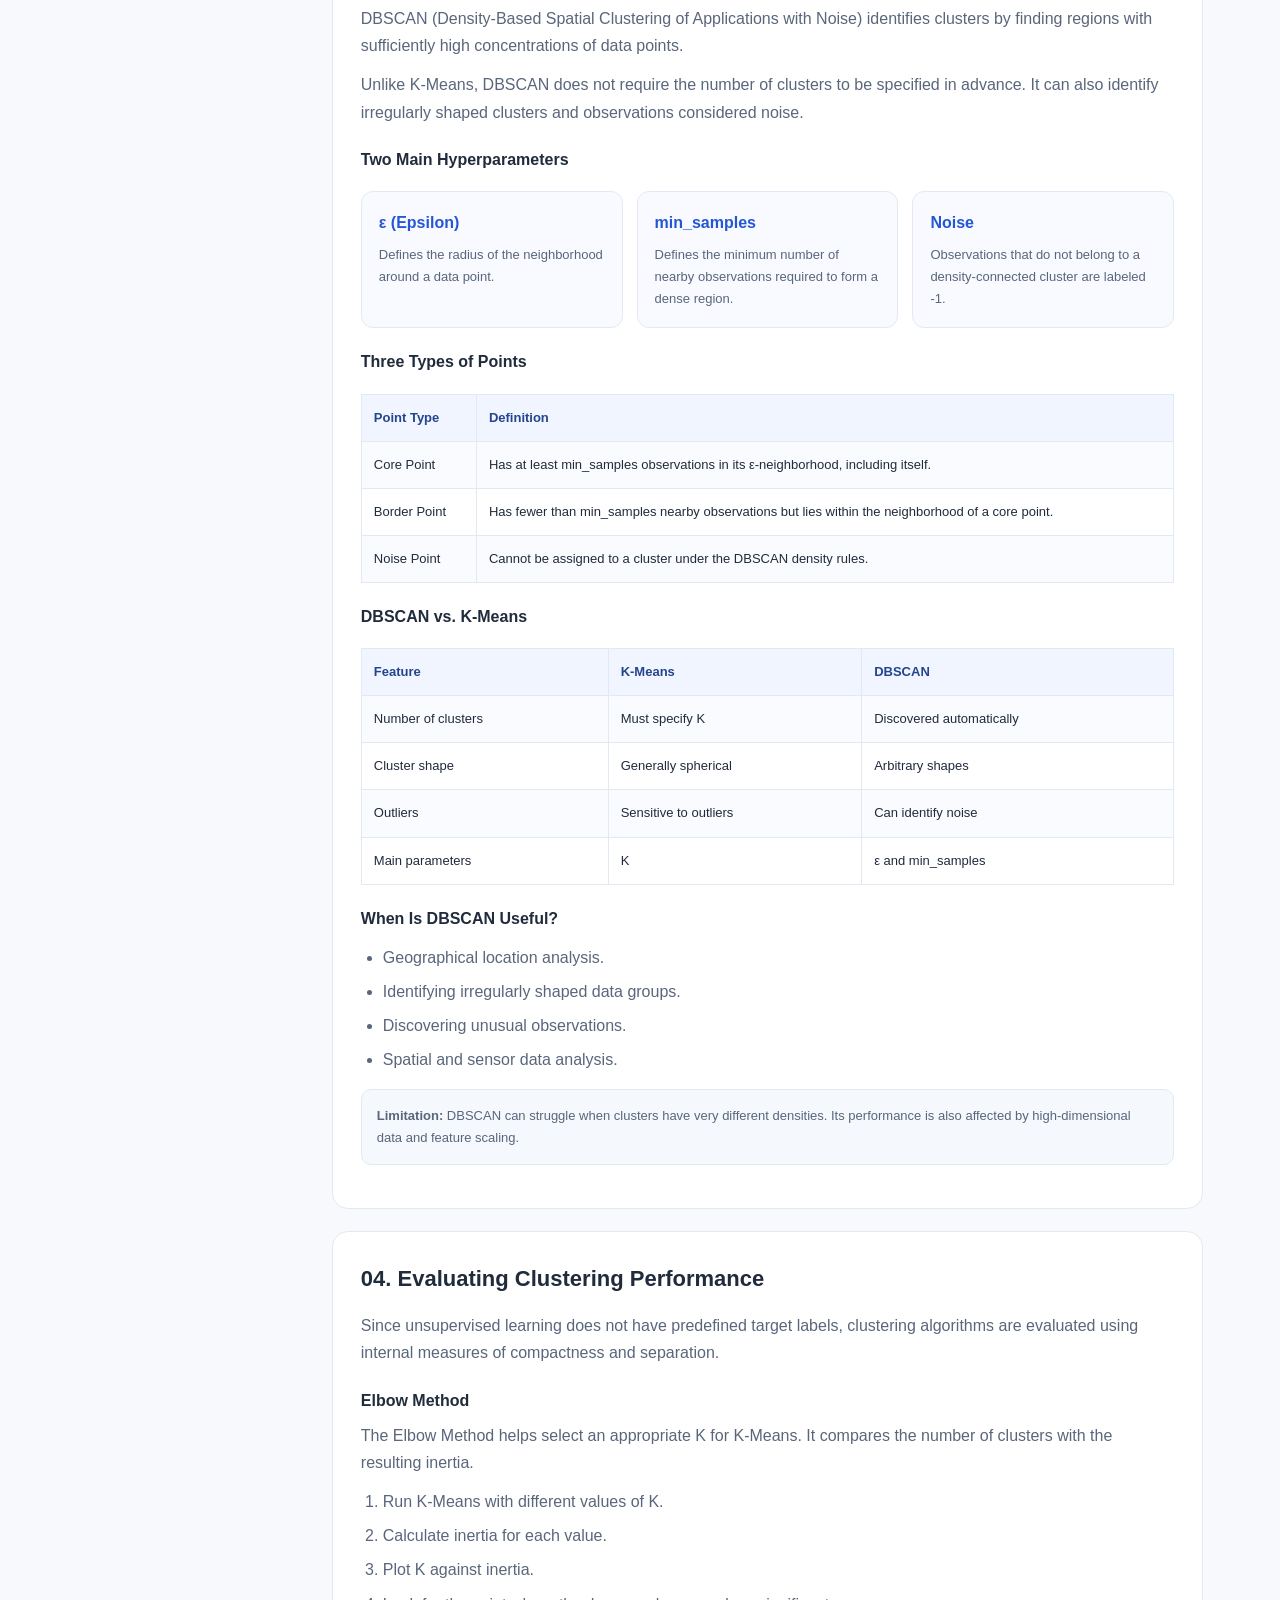
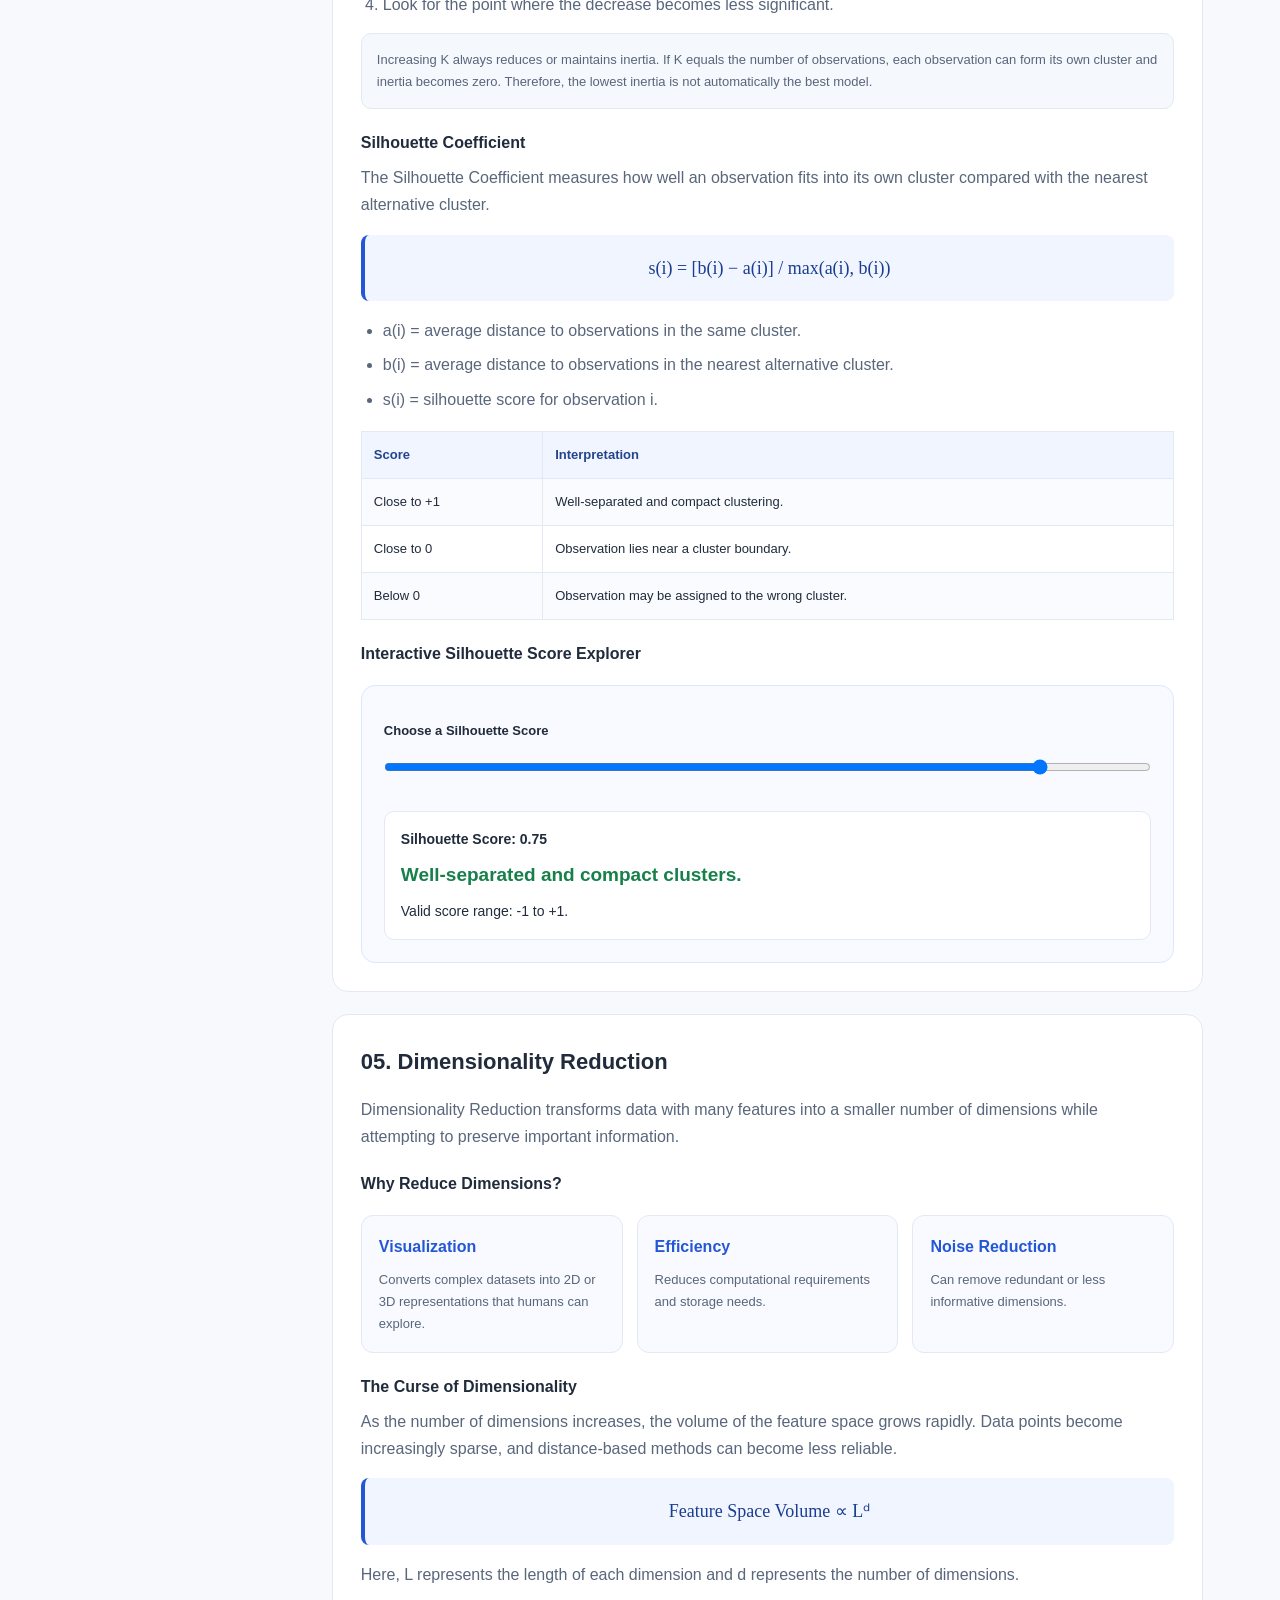
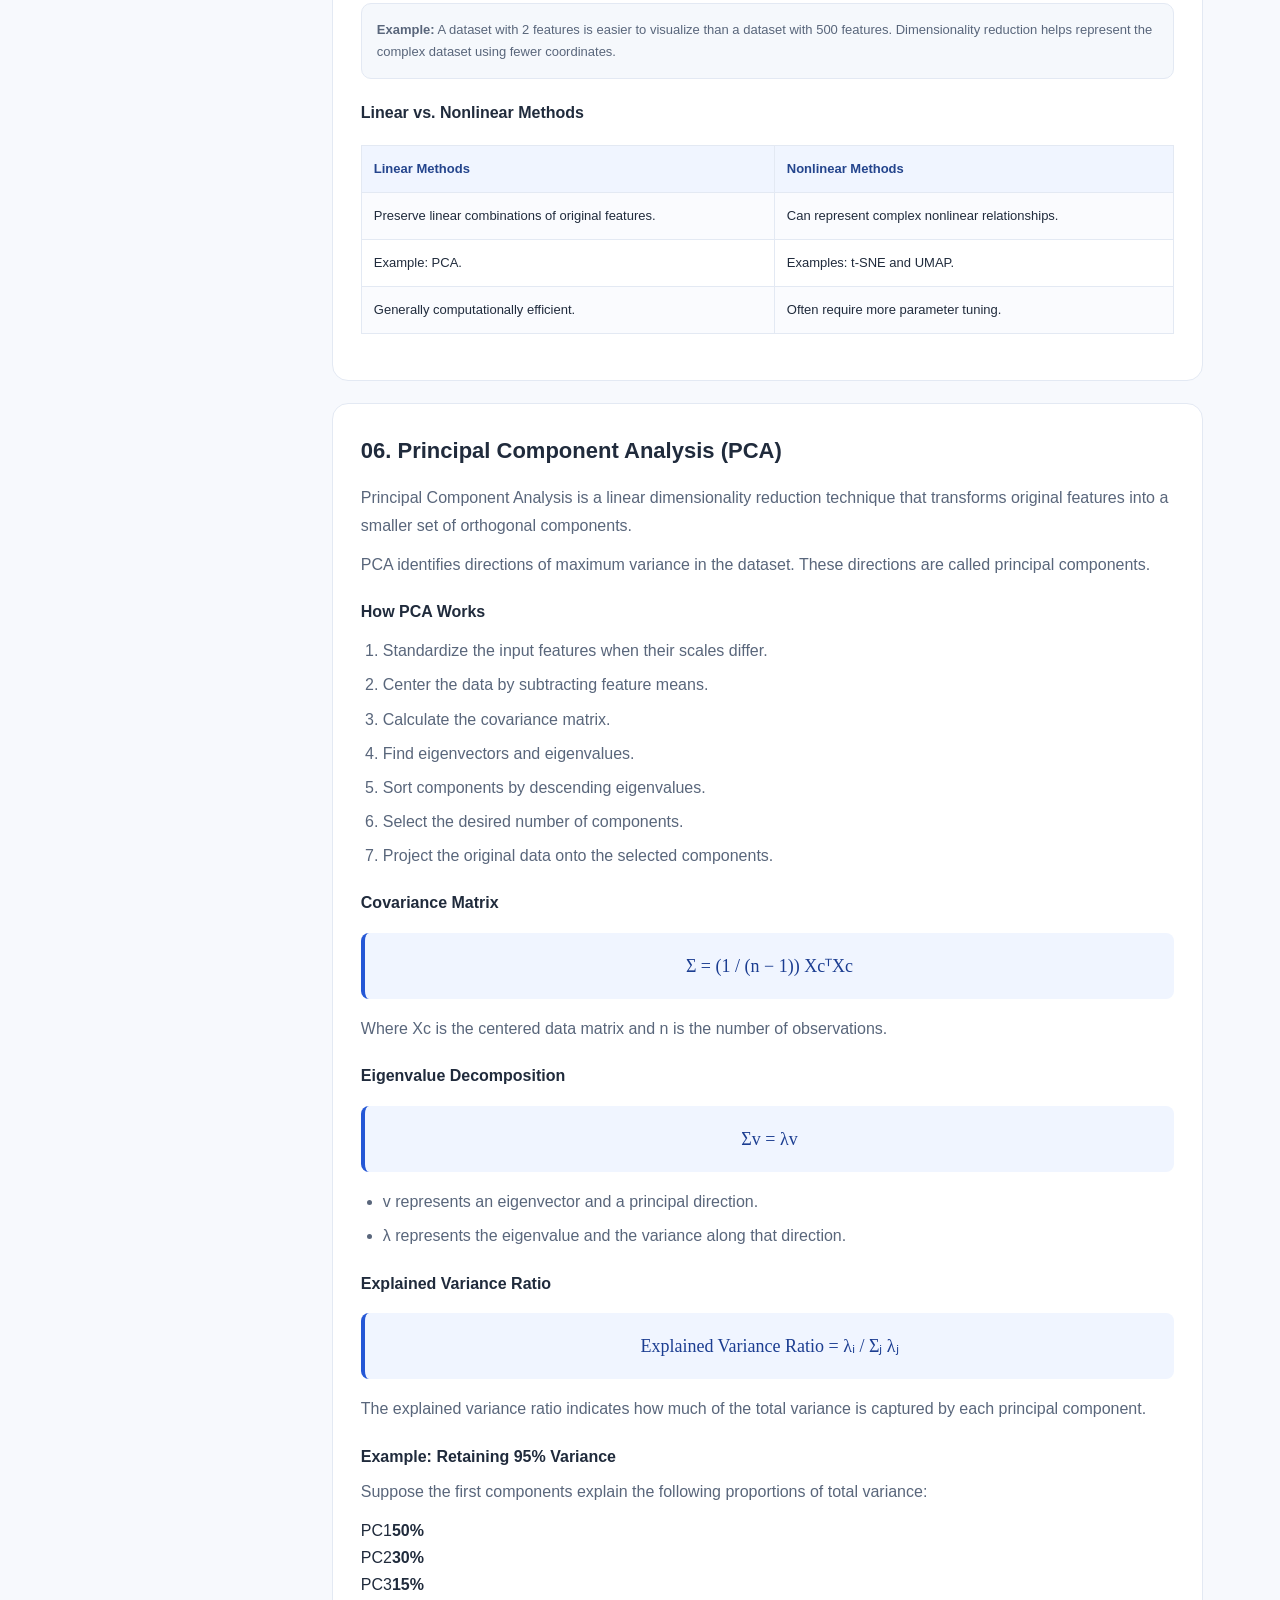
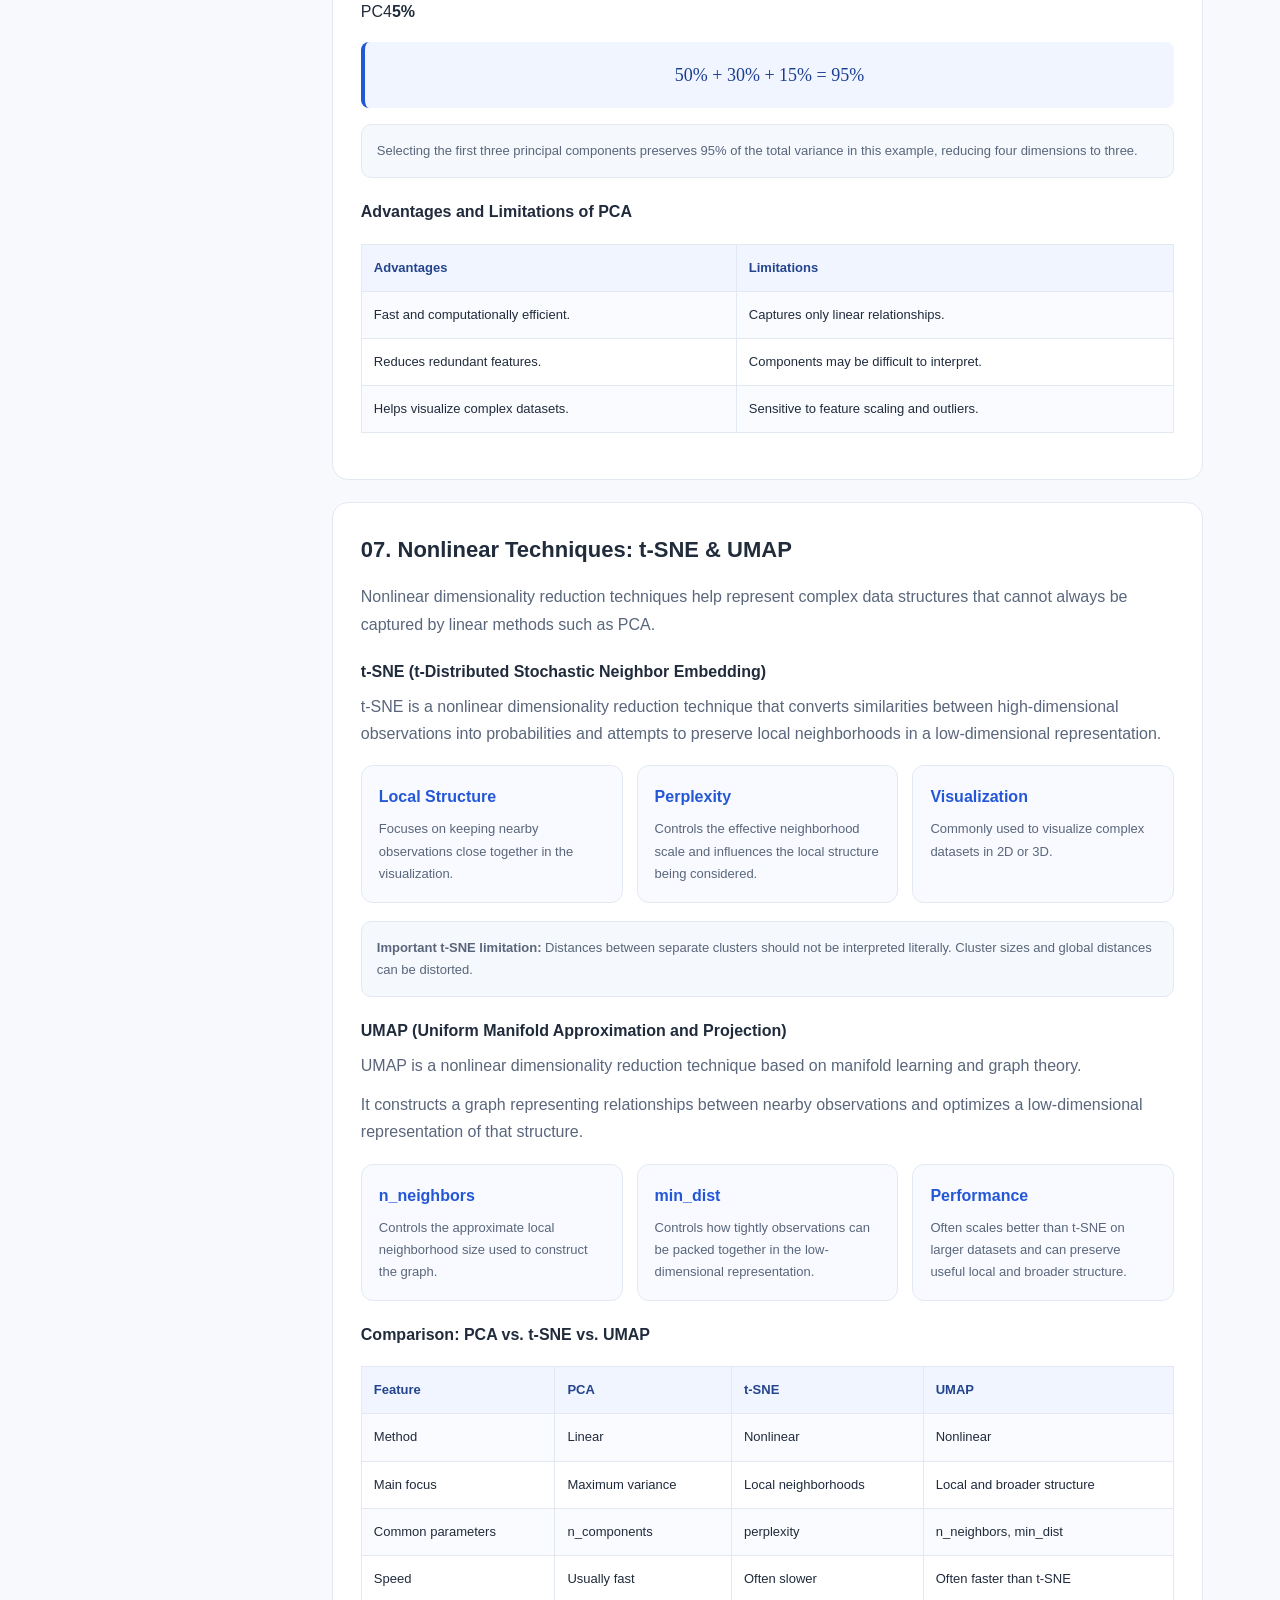
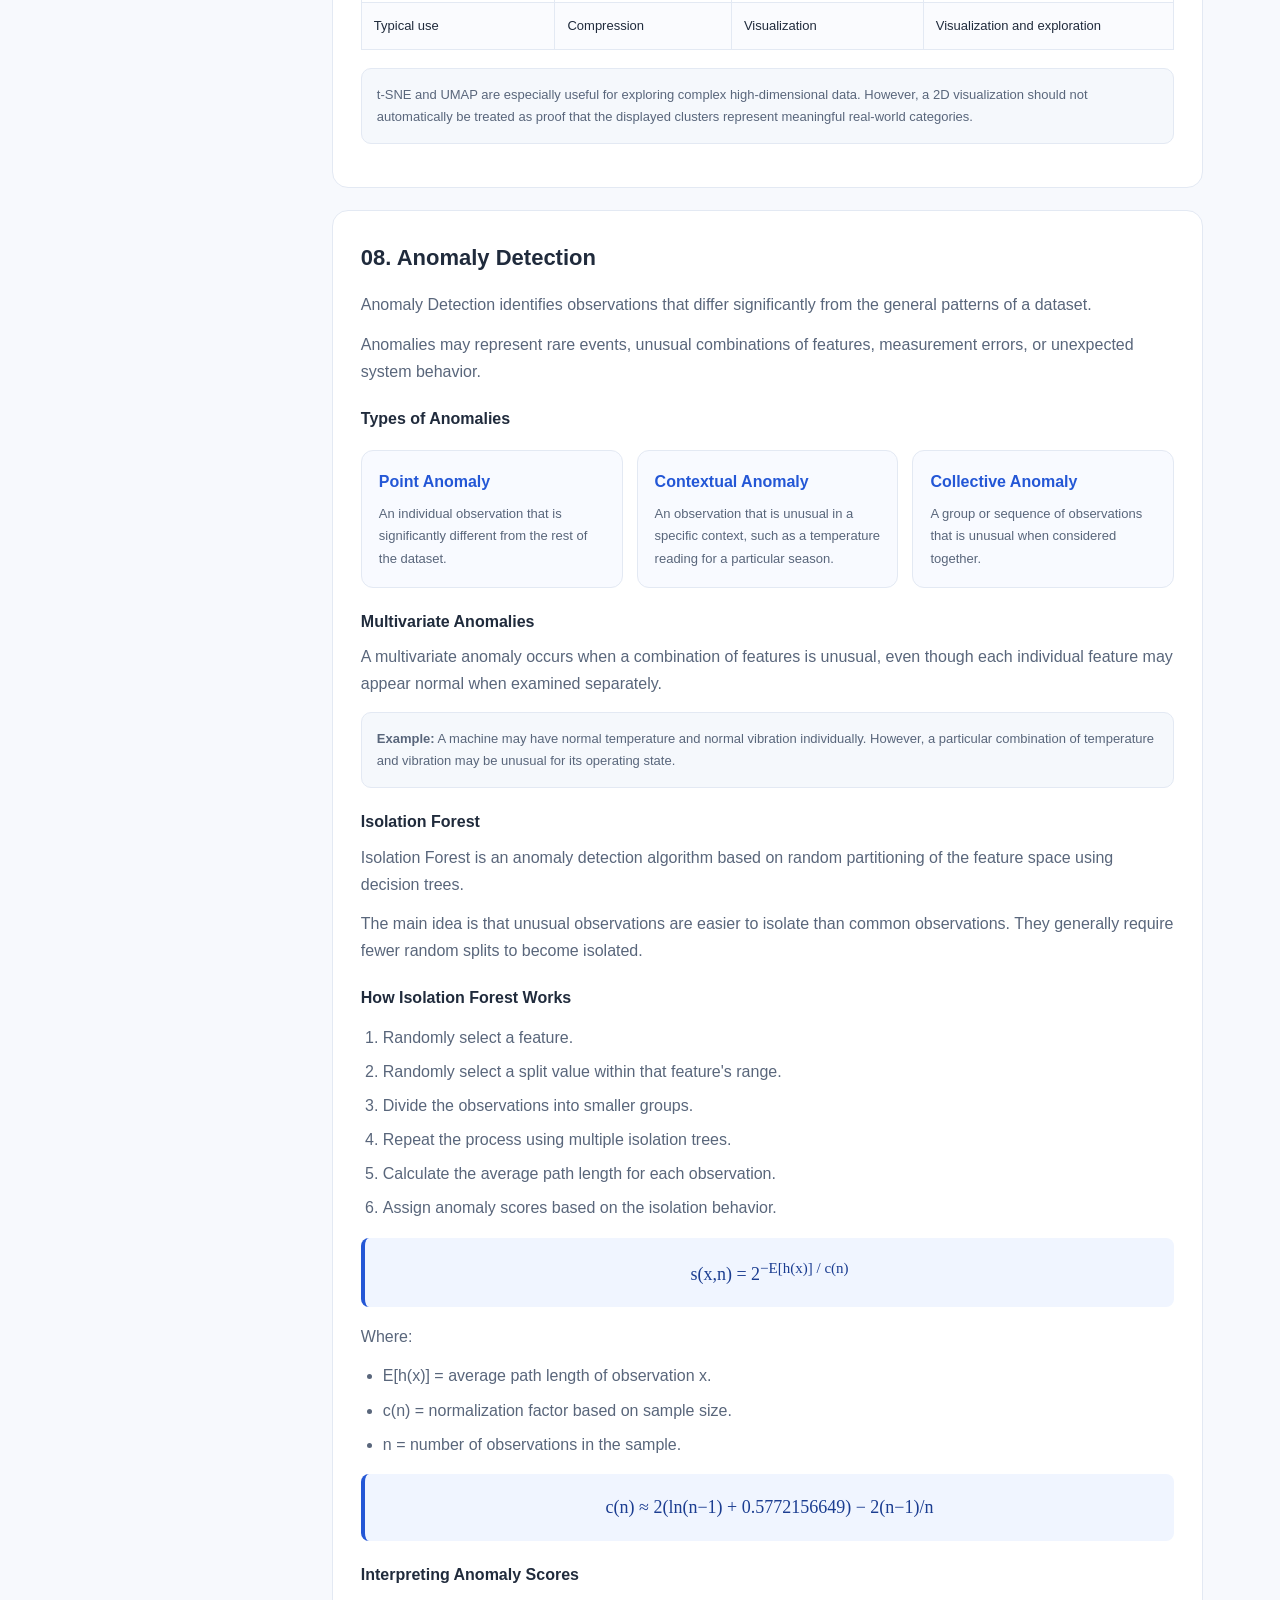
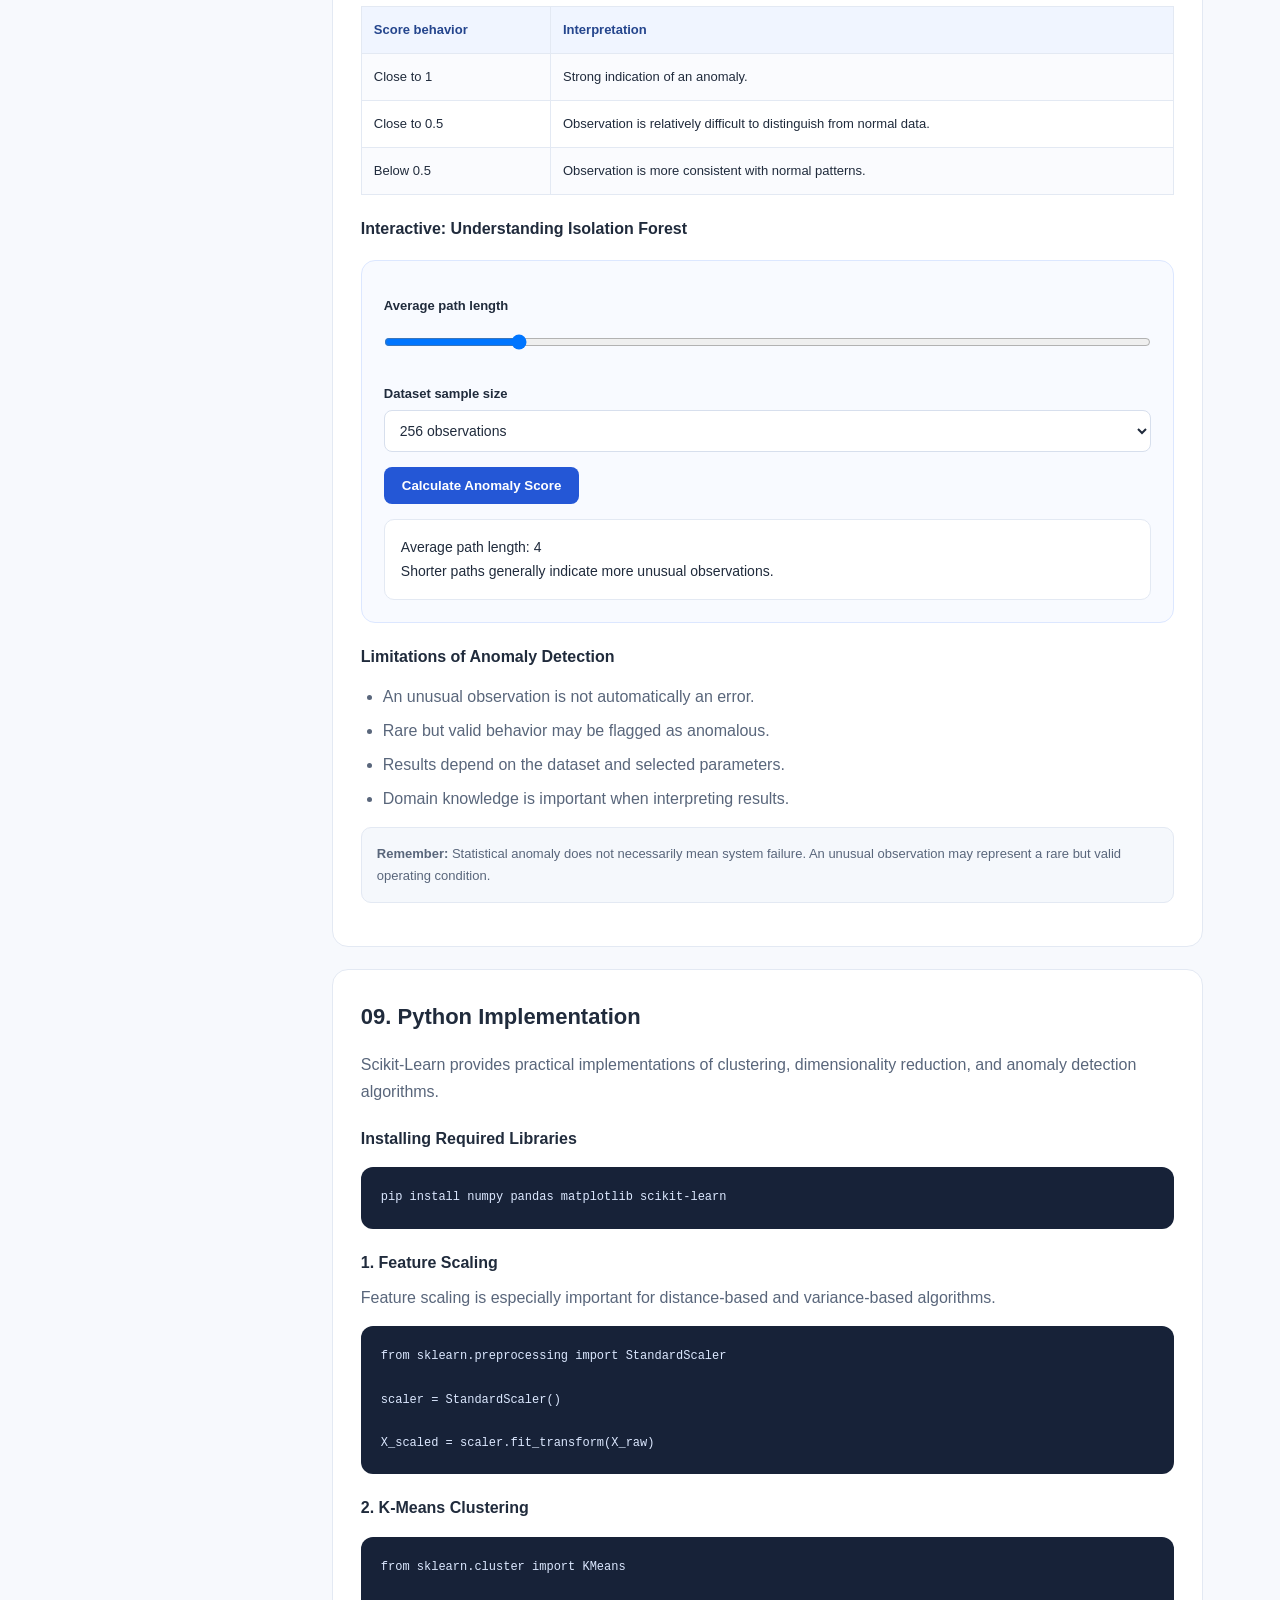
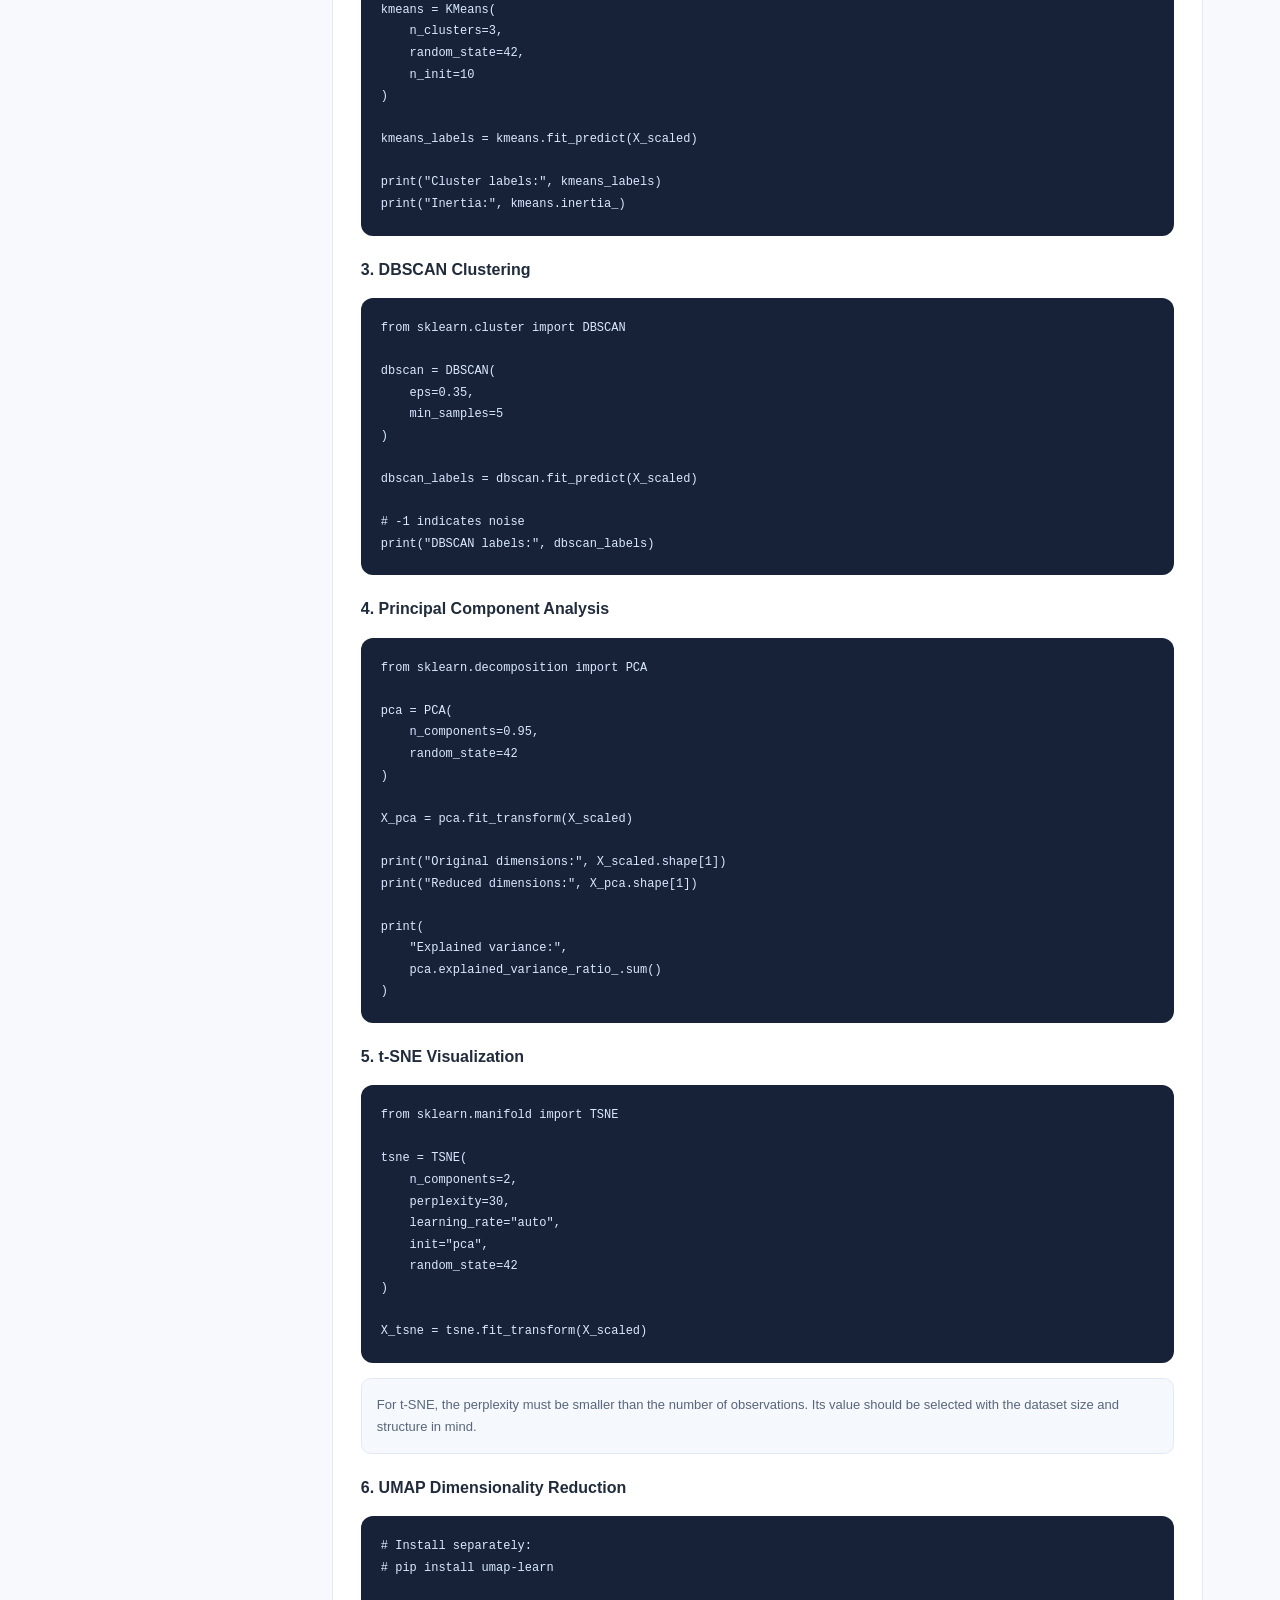
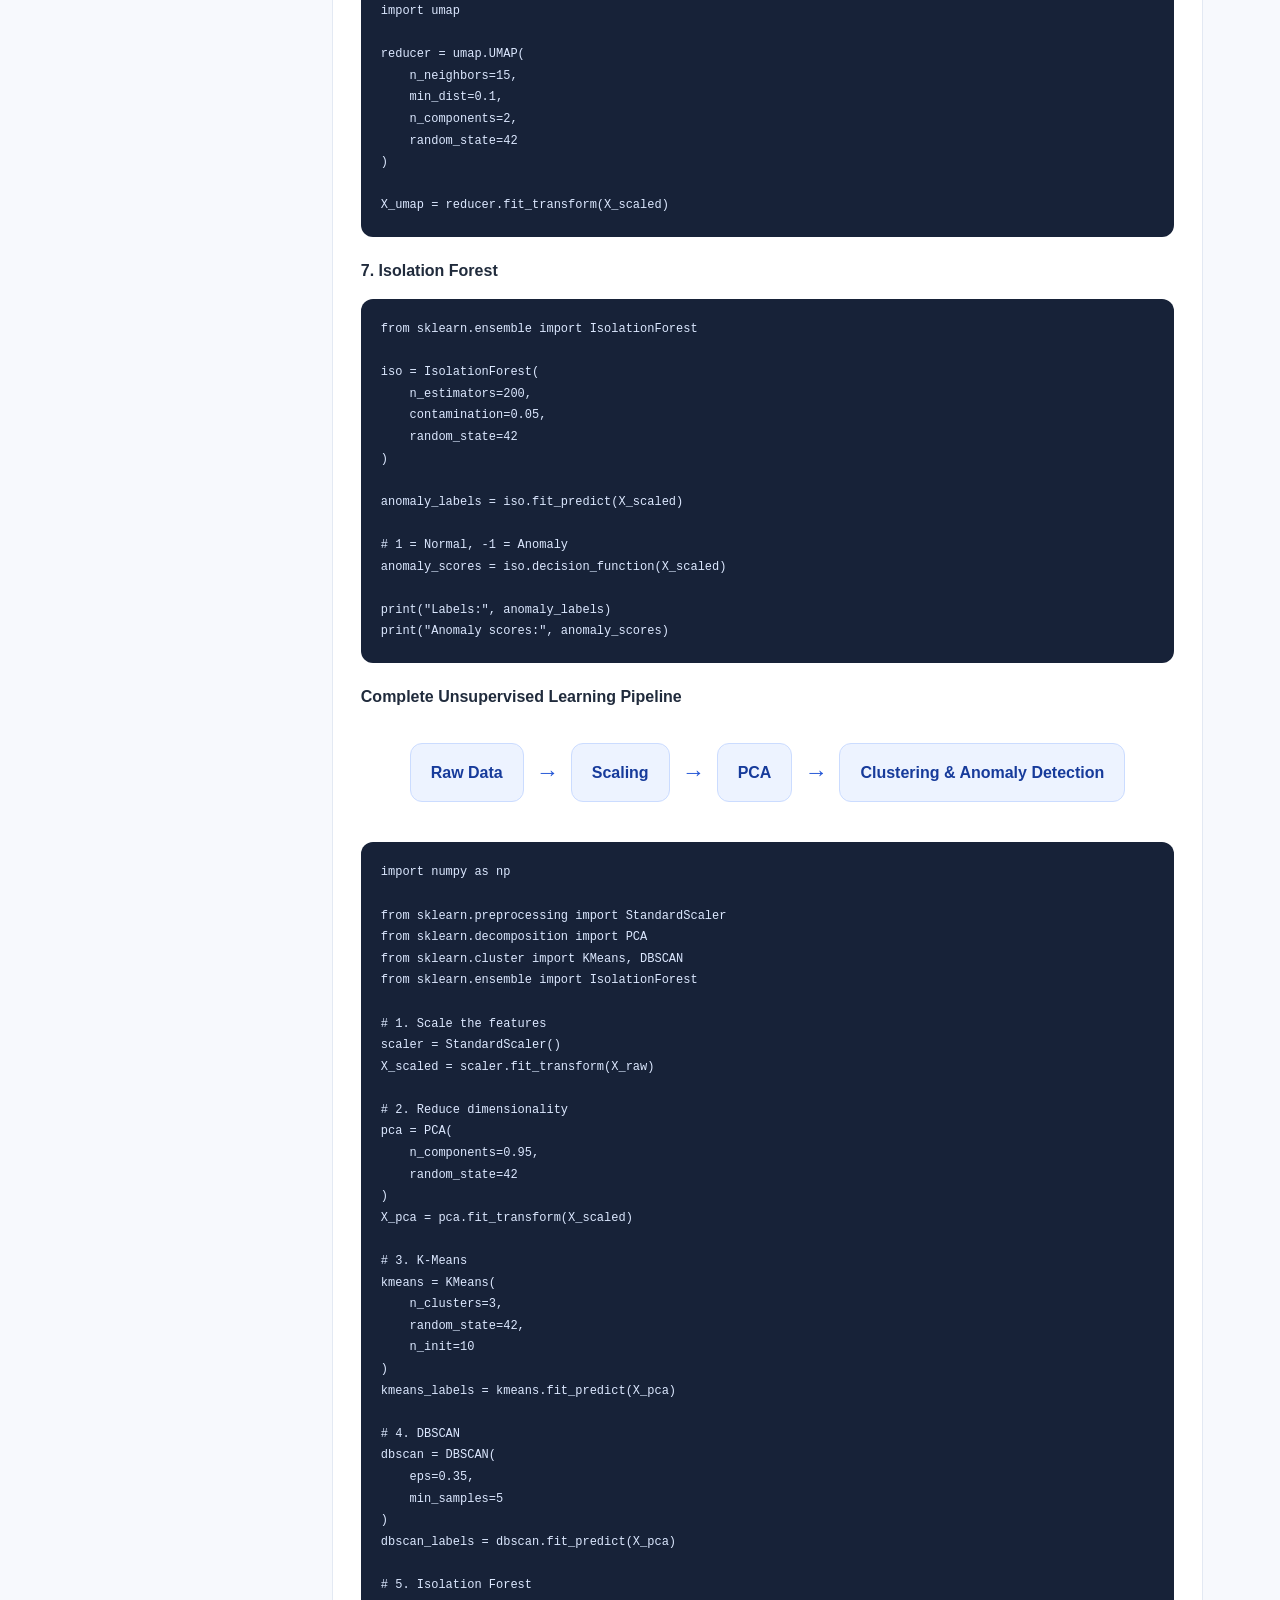
<file: chapters/chapter8.html>
<!DOCTYPE html>
<html lang="en">
<head>
<meta charset="UTF-8">
<meta name="viewport" content="width=device-width, initial-scale=1.0">
<title>Chapter 8 — Discovering Hidden Structures</title>

<style>
:root {
  --blue:#2457d6;
  --blue-dark:#173b9b;
  --light:#edf3ff;
  --text:#202b3c;
  --muted:#68758a;
  --border:#e3e9f3;
  --bg:#f7f9fd;
  --white:#fff;
}
*{box-sizing:border-box;margin:0;padding:0}
html{scroll-behavior:smooth}
body{
  font-family:-apple-system,BlinkMacSystemFont,"Segoe UI",sans-serif;
  background:var(--bg);color:var(--text);line-height:1.7
}
.progress{
  position:fixed;top:0;left:0;height:4px;width:0;
  background:var(--blue);z-index:100
}
.layout{display:flex;min-height:100vh}
.sidebar{
  width:255px;background:white;border-right:1px solid var(--border);
  padding:28px 18px;position:fixed;height:100vh;overflow-y:auto
}
.brand{font-size:17px;font-weight:750;color:var(--blue)}
.course-label{font-size:12px;color:var(--muted);margin:8px 0 30px}
.sidebar h4{
  font-size:11px;text-transform:uppercase;color:#98a3b5;
  letter-spacing:1.2px;margin:20px 10px 10px
}
.sidebar a{
  display:block;text-decoration:none;color:#59667b;font-size:13px;
  padding:9px 11px;border-radius:8px;margin:3px 0
}
.sidebar a:hover,.sidebar a.active{background:var(--light);color:var(--blue)}
.main{
  margin-left:255px;width:calc(100% - 255px);
  padding:35px 6%;max-width:1500px
}
.topbar{
  display:flex;justify-content:space-between;align-items:center;
  gap:15px;margin-bottom:35px;flex-wrap:wrap
}
.topbar span{font-size:13px;color:var(--muted)}
.hero{
  background:linear-gradient(120deg,#eaf1ff,#f7f9ff);
  border:1px solid #dce7ff;border-radius:20px;
  padding:42px;margin-bottom:30px
}
.chapter-label{
  color:var(--blue);font-weight:700;font-size:13px;
  letter-spacing:1px;text-transform:uppercase
}
.hero h1{
  font-size:clamp(28px,4vw,43px);line-height:1.2;
  margin:12px 0;color:#182b54
}
.hero p{color:#65738b;max-width:720px}
.hero-meta{margin-top:25px;font-size:12px;color:#62718b}
.section{
  background:white;border:1px solid var(--border);
  border-radius:16px;padding:28px;margin-bottom:22px;
  scroll-margin-top:25px
}
.section h2{font-size:22px;margin-bottom:15px}
.section h3{font-size:16px;margin:20px 0 8px}
.section p{color:#59667b;margin-bottom:12px}
.section ul,.section ol{padding-left:22px;color:#59667b;margin:12px 0}
.section li{margin-bottom:7px}
.grid{
  display:grid;grid-template-columns:repeat(3,1fr);
  gap:14px;margin:18px 0
}
.info-card{
  background:#f8faff;border:1px solid var(--border);
  border-radius:12px;padding:17px
}
.info-card h3{color:var(--blue);margin:0 0 8px}
.info-card p{font-size:13px;margin:0}
.formula{
  background:#f0f5ff;border-left:4px solid var(--blue);
  border-radius:8px;padding:18px;margin:16px 0;
  color:#1b3d91;font-family:Georgia,serif;
  font-size:18px;text-align:center;overflow-x:auto
}
.note{
  background:#f5f8fc;border:1px solid var(--border);
  border-radius:10px;padding:15px;color:#59667b;
  font-size:13px;margin:15px 0
}
.diagram{
  display:flex;justify-content:center;align-items:center;
  flex-wrap:wrap;gap:12px;padding:25px 5px
}
.node{
  background:var(--light);border:1px solid #cbdcff;
  border-radius:12px;padding:15px 20px;text-align:center;
  color:var(--blue-dark);font-weight:700
}
.arrow{color:var(--blue);font-size:23px}
table{border-collapse:collapse;width:100%;margin:18px 0;font-size:13px}
th,td{border:1px solid var(--border);padding:12px;text-align:left}
th{background:#f0f5ff;color:#24458d}
tr:nth-child(even){background:#fafbfe}
.code{
  background:#172238;color:#dce8ff;border-radius:12px;
  padding:20px;overflow-x:auto;font-family:monospace;
  font-size:12px;line-height:1.8;margin:15px 0;white-space:pre
}
.interactive{
  background:#f8faff;border:1px solid #dce7ff;
  border-radius:14px;padding:22px;margin-top:18px
}
.interactive label{display:block;font-size:13px;font-weight:650;margin:12px 0 5px}
.interactive input,.interactive select{
  width:100%;padding:11px;border:1px solid #d7dfed;
  border-radius:8px;background:white;color:var(--text);font-size:14px
}
button{
  border:none;background:var(--blue);color:white;
  padding:11px 18px;border-radius:8px;cursor:pointer;
  font-weight:650;margin-top:15px
}
button:hover{background:var(--blue-dark)}
.result{
  background:white;border:1px solid var(--border);
  border-radius:10px;padding:16px;margin-top:15px;font-size:14px
}
.status{font-weight:750;font-size:19px;margin:8px 0}
.good{color:#16804a}
.warning{color:#b56a14}
.diagram-canvas{
  width:100%;height:250px;background:#f8faff;
  border:1px solid var(--border);border-radius:12px;margin:15px 0
}
.quiz-question{
  border:1px solid var(--border);padding:17px;
  border-radius:12px;margin:14px 0
}
.quiz-question p{font-weight:650;color:var(--text)}
.quiz-question label{
  display:block;font-size:13px;color:#59667b;margin:9px 0;cursor:pointer
}
.quiz-question input{margin-right:7px}
.quiz-result{font-weight:700;color:var(--blue);margin-top:15px}
.footer{text-align:center;padding:30px;color:var(--muted);font-size:12px}
.footer a{color:var(--blue);text-decoration:none}
@media(max-width:850px){
  .sidebar{display:none}
  .main{margin-left:0;width:100%;padding:20px}
  .grid{grid-template-columns:1fr}
  .hero{padding:27px}
}
</style>
</head>

<body>
<div class="progress" id="progress"></div>

<div class="layout">
<aside class="sidebar">
  <div class="brand">QAIRU · AIF</div>
  <div class="course-label">AI Fundamentals · 2026</div>

  <h4>Chapter navigation</h4>
  <a href="#overview">01 · Overview</a>
  <a href="#foundations">02 · Unsupervised Learning</a>
  <a href="#kmeans">03 · K-Means Clustering</a>
  <a href="#dbscan">04 · DBSCAN</a>
  <a href="#evaluation">05 · Clustering Evaluation</a>
  <a href="#reduction">06 · Dimensionality Reduction</a>
  <a href="#pca">07 · PCA</a>
  <a href="#nonlinear">08 · t-SNE & UMAP</a>
  <a href="#anomaly">09 · Anomaly Detection</a>
  <a href="#python">10 · Python Implementation</a>
  <a href="#quiz">11 · Knowledge Check</a>

  <h4>Course</h4>
  <a href="../index.html">← Back to Dashboard</a>
  <a href="chapter7.html">← Previous Chapter</a>
</aside>

<main class="main">

<div class="topbar">
  <span>QAIRU — Qazaq AI Research University</span>
  <span>AIF · Academic Year 2026</span>
</div>

<div class="hero" id="overview">
  <div class="chapter-label">Chapter 08 · Unsupervised Learning</div>
  <h1>Discovering Hidden Structures</h1>
  <p>
    Explore how Artificial Intelligence discovers hidden patterns
    in unlabeled data through clustering, dimensionality reduction,
    and anomaly detection. Learn how machines organize information
    and identify unusual observations without predefined answers.
  </p>
  <div class="hero-meta">
    AI FUNDAMENTALS · PREPARED BY ABILASHIM MIRAS ·
    PROFESSOR GULZHAN USKENBAYEVA
  </div>
</div>

<section class="section" id="foundations">
  <h2>01. Foundations of Unsupervised Learning</h2>

  <p>
    Unsupervised Learning is a branch of Machine Learning that discovers
    patterns, relationships, and hidden structures in data without
    using predefined target labels.
  </p>

  <div class="grid">
    <div class="info-card">
      <h3>Unlabeled Data</h3>
      <p>
        The dataset contains input features X but does not contain
        known target labels y.
      </p>
    </div>
    <div class="info-card">
      <h3>Pattern Discovery</h3>
      <p>
        Algorithms identify similarities, groups, relationships,
        and unusual observations.
      </p>
    </div>
    <div class="info-card">
      <h3>Exploration</h3>
      <p>
        Results are interpreted using internal metrics, visualization,
        stability checks, and domain knowledge.
      </p>
    </div>
  </div>

  <h3>Supervised vs. Unsupervised Learning</h3>

  <table>
    <tr>
      <th>Feature</th>
      <th>Supervised Learning</th>
      <th>Unsupervised Learning</th>
    </tr>
    <tr>
      <td>Training data</td>
      <td>Labeled data</td>
      <td>Unlabeled data</td>
    </tr>
    <tr>
      <td>Target variable</td>
      <td>Available (y)</td>
      <td>Not available</td>
    </tr>
    <tr>
      <td>Main objective</td>
      <td>Predict known outcomes</td>
      <td>Discover hidden structures</td>
    </tr>
    <tr>
      <td>Evaluation</td>
      <td>Accuracy, precision, recall</td>
      <td>Internal metrics and interpretation</td>
    </tr>
    <tr>
      <td>Examples</td>
      <td>Classification, regression</td>
      <td>Clustering, PCA, anomaly detection</td>
    </tr>
  </table>

  <h3>Three Core Task Families</h3>

  <div class="grid">
    <div class="info-card">
      <h3>01. Clustering</h3>
      <p>
        Groups similar observations together based on their features.
        Example: customer segmentation.
      </p>
    </div>
    <div class="info-card">
      <h3>02. Dimensionality Reduction</h3>
      <p>
        Compresses high-dimensional data into fewer coordinates
        while preserving useful information.
      </p>
    </div>
    <div class="info-card">
      <h3>03. Anomaly Detection</h3>
      <p>
        Identifies unusual observations that differ significantly
        from normal data patterns.
      </p>
    </div>
  </div>

  <div class="diagram">
    <div class="node">Unlabeled Data</div>
    <div class="arrow">→</div>
    <div class="node">Unsupervised Algorithm</div>
    <div class="arrow">→</div>
    <div class="node">Hidden Patterns</div>
  </div>

  <div class="note">
    <strong>Important:</strong> Unsupervised learning does not have
    a simple accuracy score because there are no predefined correct
    labels. Evaluation often requires multiple metrics and human
    interpretation.
  </div>
</section>

<section class="section" id="kmeans">
  <h2>02. K-Means Clustering</h2>

  <p>
    K-Means is a partition-based clustering algorithm that divides
    a dataset into K groups. Each group is represented by a centroid,
    which is the mean position of its assigned observations.
  </p>

  <h3>How K-Means Works</h3>

  <ol>
    <li>Choose the number of clusters K.</li>
    <li>Initialize K centroids.</li>
    <li>Assign each data point to its nearest centroid.</li>
    <li>Calculate new centroids using the mean of assigned points.</li>
    <li>Repeat assignment and updating until the algorithm converges.</li>
  </ol>

  <div class="diagram">
    <div class="node">Choose K</div>
    <div class="arrow">→</div>
    <div class="node">Initialize Centroids</div>
    <div class="arrow">→</div>
    <div class="node">Assign Points</div>
    <div class="arrow">→</div>
    <div class="node">Update Centroids</div>
  </div>

  <h3>K-Means Objective Function</h3>

  <p>
    K-Means minimizes the Within-Cluster Sum of Squares (Inertia).
    It measures the squared distance between each data point
    and the centroid of its assigned cluster.
  </p>

  <div class="formula">
    J = Σₖ₌₁ᴷ Σₓᵢ∈Cₖ ||xᵢ − μₖ||²
  </div>

  <p>
    Where:
  </p>
  <ul>
    <li>K = number of clusters.</li>
    <li>Cₖ = the set of observations in cluster k.</li>
    <li>xᵢ = an individual data point.</li>
    <li>μₖ = centroid of cluster k.</li>
  </ul>

  <h3>Advantages and Limitations</h3>

  <table>
    <tr><th>Advantages</th><th>Limitations</th></tr>
    <tr>
      <td>Simple and easy to understand.</td>
      <td>Requires choosing K in advance.</td>
    </tr>
    <tr>
      <td>Computationally efficient.</td>
      <td>Sensitive to outliers.</td>
    </tr>
    <tr>
      <td>Scales well to large datasets.</td>
      <td>Works best with roughly spherical clusters.</td>
    </tr>
    <tr>
      <td>Useful for customer segmentation.</td>
      <td>Sensitive to feature scaling and initialization.</td>
    </tr>
  </table>

  <h3>Interactive: Choosing the Number of Clusters</h3>

  <p>
    Explore how the number of clusters affects the complexity
    of a K-Means model.
  </p>

  <div class="interactive">
    <label for="clusterK">Number of clusters (K)</label>
    <input type="range" id="clusterK" min="1" max="10" value="3">

    <div class="result" id="clusterResult">
      Selected K: 3<br>
      Three clusters will be created.
    </div>
  </div>
</section>

<section class="section" id="dbscan">
  <h2>03. DBSCAN — Density-Based Clustering</h2>

  <p>
    DBSCAN (Density-Based Spatial Clustering of Applications with Noise)
    identifies clusters by finding regions with sufficiently high
    concentrations of data points.
  </p>

  <p>
    Unlike K-Means, DBSCAN does not require the number of clusters
    to be specified in advance. It can also identify irregularly
    shaped clusters and observations considered noise.
  </p>

  <h3>Two Main Hyperparameters</h3>

  <div class="grid">
    <div class="info-card">
      <h3>ε (Epsilon)</h3>
      <p>
        Defines the radius of the neighborhood around a data point.
      </p>
    </div>
    <div class="info-card">
      <h3>min_samples</h3>
      <p>
        Defines the minimum number of nearby observations required
        to form a dense region.
      </p>
    </div>
    <div class="info-card">
      <h3>Noise</h3>
      <p>
        Observations that do not belong to a density-connected cluster
        are labeled -1.
      </p>
    </div>
  </div>

  <h3>Three Types of Points</h3>

  <table>
    <tr><th>Point Type</th><th>Definition</th></tr>
    <tr>
      <td>Core Point</td>
      <td>Has at least min_samples observations in its ε-neighborhood, including itself.</td>
    </tr>
    <tr>
      <td>Border Point</td>
      <td>Has fewer than min_samples nearby observations but lies within the neighborhood of a core point.</td>
    </tr>
    <tr>
      <td>Noise Point</td>
      <td>Cannot be assigned to a cluster under the DBSCAN density rules.</td>
    </tr>
  </table>

  <h3>DBSCAN vs. K-Means</h3>

  <table>
    <tr>
      <th>Feature</th>
      <th>K-Means</th>
      <th>DBSCAN</th>
    </tr>
    <tr>
      <td>Number of clusters</td>
      <td>Must specify K</td>
      <td>Discovered automatically</td>
    </tr>
    <tr>
      <td>Cluster shape</td>
      <td>Generally spherical</td>
      <td>Arbitrary shapes</td>
    </tr>
    <tr>
      <td>Outliers</td>
      <td>Sensitive to outliers</td>
      <td>Can identify noise</td>
    </tr>
    <tr>
      <td>Main parameters</td>
      <td>K</td>
      <td>ε and min_samples</td>
    </tr>
  </table>

  <h3>When Is DBSCAN Useful?</h3>

  <ul>
    <li>Geographical location analysis.</li>
    <li>Identifying irregularly shaped data groups.</li>
    <li>Discovering unusual observations.</li>
    <li>Spatial and sensor data analysis.</li>
  </ul>

  <div class="note">
    <strong>Limitation:</strong> DBSCAN can struggle when clusters
    have very different densities. Its performance is also affected
    by high-dimensional data and feature scaling.
  </div>
</section>

<section class="section" id="evaluation">
  <h2>04. Evaluating Clustering Performance</h2>

  <p>
    Since unsupervised learning does not have predefined target labels,
    clustering algorithms are evaluated using internal measures
    of compactness and separation.
  </p>

  <h3>Elbow Method</h3>

  <p>
    The Elbow Method helps select an appropriate K for K-Means.
    It compares the number of clusters with the resulting inertia.
  </p>

  <ol>
    <li>Run K-Means with different values of K.</li>
    <li>Calculate inertia for each value.</li>
    <li>Plot K against inertia.</li>
    <li>Look for the point where the decrease becomes less significant.</li>
  </ol>

  <div class="note">
    Increasing K always reduces or maintains inertia.
    If K equals the number of observations, each observation
    can form its own cluster and inertia becomes zero.
    Therefore, the lowest inertia is not automatically the best model.
  </div>

  <h3>Silhouette Coefficient</h3>

  <p>
    The Silhouette Coefficient measures how well an observation
    fits into its own cluster compared with the nearest alternative cluster.
  </p>

  <div class="formula">
    s(i) = [b(i) − a(i)] / max(a(i), b(i))
  </div>

  <ul>
    <li>a(i) = average distance to observations in the same cluster.</li>
    <li>b(i) = average distance to observations in the nearest alternative cluster.</li>
    <li>s(i) = silhouette score for observation i.</li>
  </ul>

  <table>
    <tr><th>Score</th><th>Interpretation</th></tr>
    <tr><td>Close to +1</td><td>Well-separated and compact clustering.</td></tr>
    <tr><td>Close to 0</td><td>Observation lies near a cluster boundary.</td></tr>
    <tr><td>Below 0</td><td>Observation may be assigned to the wrong cluster.</td></tr>
  </table>

  <h3>Interactive Silhouette Score Explorer</h3>

  <div class="interactive">
    <label for="silhouette">Choose a Silhouette Score</label>
    <input type="range" id="silhouette" min="-100" max="100" value="75">

    <div class="result" id="silhouetteResult">
      Score: 0.75
      <div class="status good">Well-separated clusters</div>
    </div>
  </div>
</section>

<section class="section" id="reduction">
  <h2>05. Dimensionality Reduction</h2>

  <p>
    Dimensionality Reduction transforms data with many features
    into a smaller number of dimensions while attempting to preserve
    important information.
  </p>

  <h3>Why Reduce Dimensions?</h3>

  <div class="grid">
    <div class="info-card">
      <h3>Visualization</h3>
      <p>
        Converts complex datasets into 2D or 3D representations
        that humans can explore.
      </p>
    </div>
    <div class="info-card">
      <h3>Efficiency</h3>
      <p>
        Reduces computational requirements and storage needs.
      </p>
    </div>
    <div class="info-card">
      <h3>Noise Reduction</h3>
      <p>
        Can remove redundant or less informative dimensions.
      </p>
    </div>
  </div>

  <h3>The Curse of Dimensionality</h3>

  <p>
    As the number of dimensions increases, the volume of the feature
    space grows rapidly. Data points become increasingly sparse,
    and distance-based methods can become less reliable.
  </p>

  <div class="formula">
    Feature Space Volume ∝ Lᵈ
  </div>

  <p>
    Here, L represents the length of each dimension and d represents
    the number of dimensions.
  </p>

  <div class="note">
    <strong>Example:</strong> A dataset with 2 features is easier
    to visualize than a dataset with 500 features. Dimensionality
    reduction helps represent the complex dataset using fewer coordinates.
  </div>

  <h3>Linear vs. Nonlinear Methods</h3>

  <table>
    <tr><th>Linear Methods</th><th>Nonlinear Methods</th></tr>
    <tr>
      <td>Preserve linear combinations of original features.</td>
      <td>Can represent complex nonlinear relationships.</td>
    </tr>
    <tr>
      <td>Example: PCA.</td>
      <td>Examples: t-SNE and UMAP.</td>
    </tr>
    <tr>
      <td>Generally computationally efficient.</td>
      <td>Often require more parameter tuning.</td>
    </tr>
  </table>
</section>

<section class="section" id="pca">
  <h2>06. Principal Component Analysis (PCA)</h2>

  <p>
    Principal Component Analysis is a linear dimensionality reduction
    technique that transforms original features into a smaller set
    of orthogonal components.
  </p>

  <p>
    PCA identifies directions of maximum variance in the dataset.
    These directions are called principal components.
  </p>

  <h3>How PCA Works</h3>

  <ol>
    <li>Standardize the input features when their scales differ.</li>
    <li>Center the data by subtracting feature means.</li>
    <li>Calculate the covariance matrix.</li>
    <li>Find eigenvectors and eigenvalues.</li>
    <li>Sort components by descending eigenvalues.</li>
    <li>Select the desired number of components.</li>
    <li>Project the original data onto the selected components.</li>
  </ol>

  <h3>Covariance Matrix</h3>

  <div class="formula">
    Σ = (1 / (n − 1)) XcᵀXc
  </div>

  <p>
    Where Xc is the centered data matrix and n is the number
    of observations.
  </p>

  <h3>Eigenvalue Decomposition</h3>

  <div class="formula">
    Σv = λv
  </div>

  <ul>
    <li>v represents an eigenvector and a principal direction.</li>
    <li>λ represents the eigenvalue and the variance along that direction.</li>
  </ul>

  <h3>Explained Variance Ratio</h3>

  <div class="formula">
    Explained Variance Ratio = λᵢ / Σⱼ λⱼ
  </div>

  <p>
    The explained variance ratio indicates how much of the total
    variance is captured by each principal component.
  </p>

  <h3>Example: Retaining 95% Variance</h3>

  <p>
    Suppose the first components explain the following proportions
    of total variance:
  </p>

  <div class="bar-row">
    <div class="bar-label"><span>PC1</span><strong>50%</strong></div>
    <div class="bar-bg"><div class="bar-fill" style="width:50%"></div></div>
  </div>
  <div class="bar-row">
    <div class="bar-label"><span>PC2</span><strong>30%</strong></div>
    <div class="bar-bg"><div class="bar-fill" style="width:30%"></div></div>
  </div>
  <div class="bar-row">
    <div class="bar-label"><span>PC3</span><strong>15%</strong></div>
    <div class="bar-bg"><div class="bar-fill" style="width:15%"></div></div>
  </div>
  <div class="bar-row">
    <div class="bar-label"><span>PC4</span><strong>5%</strong></div>
    <div class="bar-bg"><div class="bar-fill" style="width:5%"></div></div>
  </div>

  <div class="formula">
    50% + 30% + 15% = 95%
  </div>

  <div class="note">
    Selecting the first three principal components preserves 95%
    of the total variance in this example, reducing four dimensions
    to three.
  </div>

  <h3>Advantages and Limitations of PCA</h3>

  <table>
    <tr><th>Advantages</th><th>Limitations</th></tr>
    <tr>
      <td>Fast and computationally efficient.</td>
      <td>Captures only linear relationships.</td>
    </tr>
    <tr>
      <td>Reduces redundant features.</td>
      <td>Components may be difficult to interpret.</td>
    </tr>
    <tr>
      <td>Helps visualize complex datasets.</td>
      <td>Sensitive to feature scaling and outliers.</td>
    </tr>
  </table>
</section>

<section class="section" id="nonlinear">
  <h2>07. Nonlinear Techniques: t-SNE & UMAP</h2>

  <p>
    Nonlinear dimensionality reduction techniques help represent
    complex data structures that cannot always be captured by
    linear methods such as PCA.
  </p>

  <h3>t-SNE (t-Distributed Stochastic Neighbor Embedding)</h3>

  <p>
    t-SNE is a nonlinear dimensionality reduction technique that
    converts similarities between high-dimensional observations
    into probabilities and attempts to preserve local neighborhoods
    in a low-dimensional representation.
  </p>

  <div class="grid">
    <div class="info-card">
      <h3>Local Structure</h3>
      <p>
        Focuses on keeping nearby observations close together
        in the visualization.
      </p>
    </div>
    <div class="info-card">
      <h3>Perplexity</h3>
      <p>
        Controls the effective neighborhood scale and influences
        the local structure being considered.
      </p>
    </div>
    <div class="info-card">
      <h3>Visualization</h3>
      <p>
        Commonly used to visualize complex datasets in 2D or 3D.
      </p>
    </div>
  </div>

  <div class="note">
    <strong>Important t-SNE limitation:</strong> Distances between
    separate clusters should not be interpreted literally.
    Cluster sizes and global distances can be distorted.
  </div>

  <h3>UMAP (Uniform Manifold Approximation and Projection)</h3>

  <p>
    UMAP is a nonlinear dimensionality reduction technique based
    on manifold learning and graph theory.
  </p>

  <p>
    It constructs a graph representing relationships between
    nearby observations and optimizes a low-dimensional
    representation of that structure.
  </p>

  <div class="grid">
    <div class="info-card">
      <h3>n_neighbors</h3>
      <p>
        Controls the approximate local neighborhood size
        used to construct the graph.
      </p>
    </div>
    <div class="info-card">
      <h3>min_dist</h3>
      <p>
        Controls how tightly observations can be packed
        together in the low-dimensional representation.
      </p>
    </div>
    <div class="info-card">
      <h3>Performance</h3>
      <p>
        Often scales better than t-SNE on larger datasets
        and can preserve useful local and broader structure.
      </p>
    </div>
  </div>

  <h3>Comparison: PCA vs. t-SNE vs. UMAP</h3>

  <table>
    <tr>
      <th>Feature</th>
      <th>PCA</th>
      <th>t-SNE</th>
      <th>UMAP</th>
    </tr>
    <tr>
      <td>Method</td>
      <td>Linear</td>
      <td>Nonlinear</td>
      <td>Nonlinear</td>
    </tr>
    <tr>
      <td>Main focus</td>
      <td>Maximum variance</td>
      <td>Local neighborhoods</td>
      <td>Local and broader structure</td>
    </tr>
    <tr>
      <td>Common parameters</td>
      <td>n_components</td>
      <td>perplexity</td>
      <td>n_neighbors, min_dist</td>
    </tr>
    <tr>
      <td>Speed</td>
      <td>Usually fast</td>
      <td>Often slower</td>
      <td>Often faster than t-SNE</td>
    </tr>
    <tr>
      <td>Typical use</td>
      <td>Compression</td>
      <td>Visualization</td>
      <td>Visualization and exploration</td>
    </tr>
  </table>

  <div class="note">
    t-SNE and UMAP are especially useful for exploring complex
    high-dimensional data. However, a 2D visualization should not
    automatically be treated as proof that the displayed clusters
    represent meaningful real-world categories.
  </div>
</section>

<section class="section" id="anomaly">
  <h2>08. Anomaly Detection</h2>

  <p>
    Anomaly Detection identifies observations that differ significantly
    from the general patterns of a dataset.
  </p>

  <p>
    Anomalies may represent rare events, unusual combinations of features,
    measurement errors, or unexpected system behavior.
  </p>

  <h3>Types of Anomalies</h3>

  <div class="grid">
    <div class="info-card">
      <h3>Point Anomaly</h3>
      <p>
        An individual observation that is significantly different
        from the rest of the dataset.
      </p>
    </div>
    <div class="info-card">
      <h3>Contextual Anomaly</h3>
      <p>
        An observation that is unusual in a specific context,
        such as a temperature reading for a particular season.
      </p>
    </div>
    <div class="info-card">
      <h3>Collective Anomaly</h3>
      <p>
        A group or sequence of observations that is unusual
        when considered together.
      </p>
    </div>
  </div>

  <h3>Multivariate Anomalies</h3>

  <p>
    A multivariate anomaly occurs when a combination of features
    is unusual, even though each individual feature may appear
    normal when examined separately.
  </p>

  <div class="note">
    <strong>Example:</strong> A machine may have normal temperature
    and normal vibration individually. However, a particular combination
    of temperature and vibration may be unusual for its operating state.
  </div>

  <h3>Isolation Forest</h3>

  <p>
    Isolation Forest is an anomaly detection algorithm based on
    random partitioning of the feature space using decision trees.
  </p>

  <p>
    The main idea is that unusual observations are easier to isolate
    than common observations. They generally require fewer random
    splits to become isolated.
  </p>

  <h3>How Isolation Forest Works</h3>

  <ol>
    <li>Randomly select a feature.</li>
    <li>Randomly select a split value within that feature's range.</li>
    <li>Divide the observations into smaller groups.</li>
    <li>Repeat the process using multiple isolation trees.</li>
    <li>Calculate the average path length for each observation.</li>
    <li>Assign anomaly scores based on the isolation behavior.</li>
  </ol>

  <div class="formula">
    s(x,n) = 2<sup>−E[h(x)] / c(n)</sup>
  </div>

  <p>
    Where:
  </p>
  <ul>
    <li>E[h(x)] = average path length of observation x.</li>
    <li>c(n) = normalization factor based on sample size.</li>
    <li>n = number of observations in the sample.</li>
  </ul>

  <div class="formula">
    c(n) ≈ 2(ln(n−1) + 0.5772156649) − 2(n−1)/n
  </div>

  <h3>Interpreting Anomaly Scores</h3>

  <table>
    <tr><th>Score behavior</th><th>Interpretation</th></tr>
    <tr>
      <td>Close to 1</td>
      <td>Strong indication of an anomaly.</td>
    </tr>
    <tr>
      <td>Close to 0.5</td>
      <td>Observation is relatively difficult to distinguish from normal data.</td>
    </tr>
    <tr>
      <td>Below 0.5</td>
      <td>Observation is more consistent with normal patterns.</td>
    </tr>
  </table>

  <h3>Interactive: Understanding Isolation Forest</h3>

  <div class="interactive">
    <label for="pathLength">Average path length</label>
    <input type="range" id="pathLength" min="1" max="20" value="4">

    <label for="sampleSize">Dataset sample size</label>
    <select id="sampleSize">
      <option value="50">50 observations</option>
      <option value="100">100 observations</option>
      <option value="256" selected>256 observations</option>
      <option value="500">500 observations</option>
    </select>

    <button onclick="calculateIsolation()">Calculate Anomaly Score</button>

    <div class="result" id="isolationResult">
      Average path length: 4<br>
      Shorter paths generally indicate more unusual observations.
    </div>
  </div>

  <h3>Limitations of Anomaly Detection</h3>

  <ul>
    <li>An unusual observation is not automatically an error.</li>
    <li>Rare but valid behavior may be flagged as anomalous.</li>
    <li>Results depend on the dataset and selected parameters.</li>
    <li>Domain knowledge is important when interpreting results.</li>
  </ul>

  <div class="note">
    <strong>Remember:</strong> Statistical anomaly does not necessarily
    mean system failure. An unusual observation may represent a rare
    but valid operating condition.
  </div>
</section>

<section class="section" id="python">
  <h2>09. Python Implementation</h2>

  <p>
    Scikit-Learn provides practical implementations of clustering,
    dimensionality reduction, and anomaly detection algorithms.
  </p>

  <h3>Installing Required Libraries</h3>

  <div class="code">pip install numpy pandas matplotlib scikit-learn</div>

  <h3>1. Feature Scaling</h3>

  <p>
    Feature scaling is especially important for distance-based
    and variance-based algorithms.
  </p>

  <div class="code">from sklearn.preprocessing import StandardScaler

scaler = StandardScaler()

X_scaled = scaler.fit_transform(X_raw)</div>

  <h3>2. K-Means Clustering</h3>

  <div class="code">from sklearn.cluster import KMeans

kmeans = KMeans(
    n_clusters=3,
    random_state=42,
    n_init=10
)

kmeans_labels = kmeans.fit_predict(X_scaled)

print("Cluster labels:", kmeans_labels)
print("Inertia:", kmeans.inertia_)</div>

  <h3>3. DBSCAN Clustering</h3>

  <div class="code">from sklearn.cluster import DBSCAN

dbscan = DBSCAN(
    eps=0.35,
    min_samples=5
)

dbscan_labels = dbscan.fit_predict(X_scaled)

# -1 indicates noise
print("DBSCAN labels:", dbscan_labels)</div>

  <h3>4. Principal Component Analysis</h3>

  <div class="code">from sklearn.decomposition import PCA

pca = PCA(
    n_components=0.95,
    random_state=42
)

X_pca = pca.fit_transform(X_scaled)

print("Original dimensions:", X_scaled.shape[1])
print("Reduced dimensions:", X_pca.shape[1])

print(
    "Explained variance:",
    pca.explained_variance_ratio_.sum()
)</div>

  <h3>5. t-SNE Visualization</h3>

  <div class="code">from sklearn.manifold import TSNE

tsne = TSNE(
    n_components=2,
    perplexity=30,
    learning_rate="auto",
    init="pca",
    random_state=42
)

X_tsne = tsne.fit_transform(X_scaled)</div>

  <div class="note">
    For t-SNE, the perplexity must be smaller than the number
    of observations. Its value should be selected with the dataset size
    and structure in mind.
  </div>

  <h3>6. UMAP Dimensionality Reduction</h3>

  <div class="code"># Install separately:
# pip install umap-learn

import umap

reducer = umap.UMAP(
    n_neighbors=15,
    min_dist=0.1,
    n_components=2,
    random_state=42
)

X_umap = reducer.fit_transform(X_scaled)</div>

  <h3>7. Isolation Forest</h3>

  <div class="code">from sklearn.ensemble import IsolationForest

iso = IsolationForest(
    n_estimators=200,
    contamination=0.05,
    random_state=42
)

anomaly_labels = iso.fit_predict(X_scaled)

# 1 = Normal, -1 = Anomaly
anomaly_scores = iso.decision_function(X_scaled)

print("Labels:", anomaly_labels)
print("Anomaly scores:", anomaly_scores)</div>

  <h3>Complete Unsupervised Learning Pipeline</h3>

  <div class="diagram">
    <div class="node">Raw Data</div>
    <div class="arrow">→</div>
    <div class="node">Scaling</div>
    <div class="arrow">→</div>
    <div class="node">PCA</div>
    <div class="arrow">→</div>
    <div class="node">Clustering & Anomaly Detection</div>
  </div>

  <div class="code">import numpy as np

from sklearn.preprocessing import StandardScaler
from sklearn.decomposition import PCA
from sklearn.cluster import KMeans, DBSCAN
from sklearn.ensemble import IsolationForest

# 1. Scale the features
scaler = StandardScaler()
X_scaled = scaler.fit_transform(X_raw)

# 2. Reduce dimensionality
pca = PCA(
    n_components=0.95,
    random_state=42
)
X_pca = pca.fit_transform(X_scaled)

# 3. K-Means
kmeans = KMeans(
    n_clusters=3,
    random_state=42,
    n_init=10
)
kmeans_labels = kmeans.fit_predict(X_pca)

# 4. DBSCAN
dbscan = DBSCAN(
    eps=0.35,
    min_samples=5
)
dbscan_labels = dbscan.fit_predict(X_pca)

# 5. Isolation Forest
iso = IsolationForest(
    n_estimators=200,
    contamination=0.05,
    random_state=42
)
anomaly_labels = iso.fit_predict(X_pca)

# 6. Display results
print("K-Means:", kmeans_labels)
print("DBSCAN:", dbscan_labels)
print("Anomalies:", anomaly_labels)</div>

  <div class="note">
    The code examples assume that X_raw contains numerical features.
    You must prepare your dataset before running them. The PCA pipeline
    shown here is for exploratory unsupervised analysis.
  </div>

  <h3>Preventing Data Leakage with PCA</h3>

  <p>
    When PCA is used as preprocessing for supervised learning,
    it must be fitted only on the training portion of each
    cross-validation fold.
  </p>

  <div class="code">from sklearn.pipeline import make_pipeline
from sklearn.preprocessing import StandardScaler
from sklearn.decomposition import PCA
from sklearn.linear_model import LogisticRegression

pipeline = make_pipeline(
    StandardScaler(),
    PCA(n_components=0.95),
    LogisticRegression()
)

pipeline.fit(X_train, y_train)

predictions = pipeline.predict(X_test)</div>

  <div class="note">
    Using a Scikit-Learn Pipeline prevents the preprocessing steps
    from learning information from the test data during cross-validation.
  </div>
</section>

<section class="section" id="quiz">
  <h2>10. Knowledge Check</h2>
  <p>
    Test your understanding of Unsupervised Learning,
    Clustering, Dimensionality Reduction, and Anomaly Detection.
  </p>

  <div id="quizContainer"></div>

  <button onclick="checkQuiz()">Check Answers</button>
  <button onclick="resetQuiz()" style="background:#68758a">Try Again</button>

  <div class="quiz-result" id="quizResult"></div>
</section>

<div class="footer">
  <p>QAIRU — Qazaq AI Research University</p>
  <p>AI Fundamentals · Prepared by Abilashim Miras and Kalikhanova Dameli</p>
  <p style="margin-top:15px">
    <a href="chapter7.html">← Previous Chapter</a>
    &nbsp; | &nbsp;
    <a href="../index.html">Return to Dashboard</a>
  </p>
</div>

</main>
</div>

<script>
// Reading progress
window.addEventListener("scroll", () => {
  const total = document.documentElement.scrollHeight - window.innerHeight;
  const progress = total > 0
    ? window.scrollY / total * 100
    : 0;

  document.getElementById("progress").style.width =
    progress + "%";
});

// K-Means K explorer
const clusterK = document.getElementById("clusterK");

clusterK.addEventListener("input", updateClusters);

function updateClusters() {
  const k = Number(clusterK.value);

  document.getElementById("clusterResult").innerHTML = `
    <strong>Selected K: ${k}</strong><br>
    ${k} cluster${k > 1 ? "s" : ""} will be created.<br>
    ${
      k <= 2
        ? "A relatively simple partition."
        : k <= 5
        ? "A moderate number of clusters."
        : "A more complex partition. Check for over-segmentation."
    }
  `;
}

updateClusters();

// Silhouette explorer
const silhouette = document.getElementById("silhouette");

silhouette.addEventListener("input", updateSilhouette);

function updateSilhouette() {
  const score = Number(silhouette.value) / 100;

  let description = "";
  let status = "";

  if (score >= 0.5) {
    description = "Well-separated and compact clusters.";
    status = "good";
  } else if (score >= 0.25) {
    description = "Moderate clustering structure.";
    status = "warning";
  } else if (score >= 0) {
    description = "Weak separation between clusters.";
    status = "warning";
  } else {
    description = "Possible incorrect cluster assignments.";
    status = "warning";
  }

  document.getElementById("silhouetteResult").innerHTML = `
    <strong>Silhouette Score: ${score.toFixed(2)}</strong>
    <div class="status ${status}">${description}</div>
    Valid score range: -1 to +1.
  `;
}

updateSilhouette();

// Isolation Forest explorer
function calculateIsolation() {
  const path = Number(
    document.getElementById("pathLength").value
  );

  const n = Number(
    document.getElementById("sampleSize").value
  );

  const harmonic = value => {
    if (value <= 1) return 0;

    let sum = 0;

    for (let i = 1; i < value; i++) {
      sum += 1 / i;
    }

    return sum;
  };

  const c = 2 * harmonic(n - 1) -
    (2 * (n - 1) / n);

  const score = Math.pow(2, -path / c);

  let interpretation = "";
  let status = "";

  if (score >= 0.65) {
    interpretation = "Strong anomaly indication.";
    status = "warning";
  } else if (score >= 0.5) {
    interpretation = "Potentially unusual observation.";
    status = "warning";
  } else {
    interpretation = "More consistent with normal observations.";
    status = "good";
  }

  document.getElementById("isolationResult").innerHTML = `
    <strong>Estimated Isolation Score: ${score.toFixed(3)}</strong>
    <div class="status ${status}">${interpretation}</div>
    Average path length: ${path}<br>
    Sample size: ${n}<br>
    Shorter paths produce higher anomaly scores.
  `;
}

// Knowledge Check
const questions = [
  {
    question: "1. What is the main characteristic of Unsupervised Learning?",
    options: [
      "It requires labeled target values.",
      "It discovers patterns in unlabeled data.",
      "It only predicts numerical values."
    ],
    answer: 1
  },
  {
    question: "2. Which are the three main task families discussed in this chapter?",
    options: [
      "Regression, classification, and reinforcement.",
      "Prediction, optimization, and control.",
      "Clustering, dimensionality reduction, and anomaly detection."
    ],
    answer: 2
  },
  {
    question: "3. What does K represent in K-Means?",
    options: [
      "The number of clusters.",
      "The number of features.",
      "The number of training epochs."
    ],
    answer: 0
  },
  {
    question: "4. What does K-Means attempt to minimize?",
    options: [
      "Classification error.",
      "Within-cluster sum of squares.",
      "The number of observations."
    ],
    answer: 1
  },
  {
    question: "5. Which algorithm can identify arbitrarily shaped clusters and noise?",
    options: [
      "Linear Regression.",
      "PCA.",
      "DBSCAN."
    ],
    answer: 2
  },
  {
    question: "6. What does the DBSCAN label -1 represent?",
    options: [
      "A core point.",
      "Noise.",
      "The first cluster."
    ],
    answer: 1
  },
  {
    question: "7. What is the purpose of the Elbow Method?",
    options: [
      "To help select the number of clusters.",
      "To detect missing values.",
      "To calculate classification accuracy."
    ],
    answer: 0
  },
  {
    question: "8. What does a Silhouette Score close to +1 indicate?",
    options: [
      "Poor cluster separation.",
      "Random cluster assignment.",
      "Well-separated and compact clusters."
    ],
    answer: 2
  },
  {
    question: "9. What is the main goal of PCA?",
    options: [
      "Predict class labels.",
      "Find directions of maximum variance.",
      "Detect only point anomalies."
    ],
    answer: 1
  },
  {
    question: "10. What does an eigenvalue represent in PCA?",
    options: [
      "Variance along a principal component.",
      "The number of clusters.",
      "The number of training labels."
    ],
    answer: 0
  },
  {
    question: "11. What is an important limitation of t-SNE?",
    options: [
      "It cannot visualize high-dimensional data.",
      "It requires class labels.",
      "Distances between separate clusters may be misleading."
    ],
    answer: 2
  },
  {
    question: "12. Which technique uses manifold learning and graph theory?",
    options: [
      "K-Means.",
      "UMAP.",
      "Linear Regression."
    ],
    answer: 1
  },
  {
    question: "13. How does Isolation Forest identify anomalies?",
    options: [
      "By randomly partitioning observations.",
      "By calculating classification accuracy.",
      "By requiring predefined class labels."
    ],
    answer: 0
  },
  {
    question: "14. What is generally true about an anomalous observation in Isolation Forest?",
    options: [
      "It always belongs to the largest cluster.",
      "It requires more splits to isolate.",
      "It often requires fewer splits to isolate."
    ],
    answer: 2
  },
  {
    question: "15. Why is feature scaling important for K-Means?",
    options: [
      "It creates additional target labels.",
      "Features with larger scales can dominate distance calculations.",
      "It automatically chooses the best K."
    ],
    answer: 1
  }
];

const quizContainer =
  document.getElementById("quizContainer");

function renderQuiz() {
  quizContainer.innerHTML = "";

  questions.forEach((q, i) => {
    const div = document.createElement("div");
    div.className = "quiz-question";

    let html = `<p>${q.question}</p>`;

    q.options.forEach((option, j) => {
      html += `
        <label>
          <input type="radio" name="q${i}" value="${j}">
          ${option}
        </label>
      `;
    });

    div.innerHTML = html;
    quizContainer.appendChild(div);
  });
}

function checkQuiz() {
  let score = 0;
  let answered = 0;

  questions.forEach((q, i) => {
    const selected = document.querySelector(
      `input[name="q${i}"]:checked`
    );

    if (selected) {
      answered++;

      if (Number(selected.value) === q.answer) {
        score++;
      }
    }
  });

  const result =
    document.getElementById("quizResult");

  if (answered < questions.length) {
    result.textContent =
      `You answered ${answered} of ${questions.length} questions. Please complete the quiz first.`;
    return;
  }

  const percentage =
    (score / questions.length) * 100;

  let message = "";

  if (percentage >= 90) {
    message = "Excellent understanding!";
  } else if (percentage >= 70) {
    message = "Good work! Keep learning.";
  } else if (percentage >= 50) {
    message = "You're making progress. Review the key concepts.";
  } else {
    message = "Review the chapter and try again.";
  }

  result.innerHTML = `
    Your score: ${score} / ${questions.length}
    (${percentage.toFixed(0)}%)<br>
    ${message}
  `;
}

function resetQuiz() {
  document.querySelectorAll(
    '#quizContainer input[type="radio"]'
  ).forEach(input => {
    input.checked = false;
  });

  document.getElementById("quizResult").textContent = "";
}

renderQuiz();
</script>

</body>
</html>
</file>
<file: style.css>
/* GLOBAL SETTINGS */

* {
    margin: 0;
    padding: 0;
    box-sizing: border-box;
}

html {
    scroll-behavior: smooth;
}

body {
    font-family: 'Inter', sans-serif;
    background: #f7f9fd;
    color: #17233d;
}

.dashboard {
    display: flex;
    min-height: 100vh;
}

/* SIDEBAR */

.sidebar {
    width: 255px;
    background: #ffffff;
    border-right: 1px solid #e9edf5;
    padding: 30px 20px;
    display: flex;
    flex-direction: column;
    flex-shrink: 0;
}

.logo {
    display: flex;
    align-items: center;
    gap: 12px;
    margin-bottom: 55px;
}

.logo-icon {
    width: 43px;
    height: 43px;
    background: #2459d3;
    color: white;
    border-radius: 13px;
    display: grid;
    place-items: center;
    font-size: 23px;
    font-weight: 800;
}

.logo h2 {
    font-size: 18px;
    letter-spacing: 1px;
}

.logo span {
    display: block;
    color: #8b96aa;
    font-size: 9px;
    margin-top: 4px;
}

.menu-label,
.section-label {
    font-size: 10px;
    font-weight: 700;
    letter-spacing: 1.5px;
    color: #9aa5b8;
}

.menu-label {
    margin-bottom: 18px;
    padding-left: 12px;
}

nav {
    display: flex;
    flex-direction: column;
    gap: 8px;
}

.nav-item {
    text-decoration: none;
    color: #7c879b;
    padding: 14px;
    border-radius: 10px;
    display: flex;
    gap: 13px;
    align-items: center;
    font-size: 14px;
    font-weight: 500;
    transition: 0.25s;
}

.nav-item:hover,
.nav-item.active {
    background: #edf3ff;
    color: #2459d3;
}

.sidebar-bottom {
    margin-top: auto;
    padding: 20px;
    background: #f4f7fd;
    border-radius: 14px;
}

.course-badge {
    display: inline-block;
    color: #2459d3;
    background: #e4ecff;
    padding: 6px 10px;
    font-size: 10px;
    font-weight: 700;
    border-radius: 6px;
    margin-bottom: 12px;
}

.sidebar-bottom p {
    font-size: 13px;
    font-weight: 700;
    margin-bottom: 6px;
}

.sidebar-bottom span {
    color: #929db0;
    font-size: 10px;
}

/* MAIN CONTENT */

.main-content {
    flex: 1;
    min-width: 0;
    padding: 0 45px;
    max-width: 1600px;
    margin: 0 auto;
}

.topbar {
    height: 95px;
    display: flex;
    justify-content: space-between;
    align-items: center;
    border-bottom: 1px solid #e9edf5;
}

.breadcrumb {
    color: #929db0;
    font-size: 11px;
}

.topbar h3 {
    font-size: 16px;
    margin-top: 6px;
}

.profile {
    display: flex;
    align-items: center;
    gap: 12px;
}

.avatar {
    width: 40px;
    height: 40px;
    background: #e4ecff;
    color: #2459d3;
    border-radius: 50%;
    display: grid;
    place-items: center;
    font-weight: 700;
    font-size: 12px;
}

.profile strong,
.profile span {
    display: block;
    font-size: 12px;
}

.profile span {
    color: #929db0;
    margin-top: 4px;
}

/* WELCOME SECTION */

.welcome {
    background: linear-gradient(110deg, #102e70, #2459d3);
    border-radius: 20px;
    margin-top: 35px;
    padding: 50px;
    min-height: 310px;
    display: flex;
    align-items: center;
    justify-content: space-between;
    color: white;
    overflow: hidden;
    position: relative;
}

.welcome-text {
    max-width: 560px;
    position: relative;
    z-index: 2;
}

.eyebrow {
    color: #b8ceff;
    font-size: 10px;
    font-weight: 700;
    letter-spacing: 2px;
}

.welcome h1 {
    font-size: clamp(27px, 3vw, 40px);
    line-height: 1.2;
    margin: 18px 0;
    letter-spacing: -1.5px;
}

.welcome h1 span {
    color: #a9c6ff;
}

.welcome p {
    font-size: 13px;
    line-height: 1.8;
    color: #d1dfff;
    max-width: 430px;
    margin-bottom: 25px;
}

.primary-btn {
    display: inline-block;
    background: white;
    color: #2459d3;
    text-decoration: none;
    padding: 13px 20px;
    border-radius: 8px;
    font-size: 12px;
    font-weight: 700;
    transition: 0.25s;
}

.primary-btn:hover {
    background: #e9f0ff;
    transform: translateY(-2px);
}

/* ABSTRACT AI ART */

.welcome-art {
    width: 270px;
    height: 240px;
    position: relative;
    display: grid;
    place-items: center;
    flex-shrink: 0;
}

.ai-symbol {
    width: 120px;
    height: 120px;
    border-radius: 35px;
    background: rgba(255, 255, 255, 0.14);
    border: 1px solid rgba(255, 255, 255, 0.4);
    backdrop-filter: blur(10px);
    display: grid;
    place-items: center;
    font-size: 43px;
    font-weight: 800;
    color: white;
    z-index: 2;
}

.orbit {
    position: absolute;
    border: 1px solid rgba(255, 255, 255, 0.25);
    border-radius: 50%;
}

.orbit-one {
    width: 210px;
    height: 210px;
}

.orbit-two {
    width: 265px;
    height: 265px;
}

.floating-card {
    position: absolute;
    background: rgba(255, 255, 255, 0.17);
    border: 1px solid rgba(255, 255, 255, 0.3);
    backdrop-filter: blur(10px);
    padding: 11px 13px;
    border-radius: 9px;
    font-size: 10px;
    white-space: nowrap;
    z-index: 3;
}

.card-one {
    top: 15px;
    right: -10px;
}

.card-two {
    bottom: 15px;
    left: -15px;
}

/* COURSE INFORMATION */

.course-info {
    display: grid;
    grid-template-columns: repeat(3, 1fr);
    gap: 18px;
    margin: 25px 0 55px;
}

.info-card {
    background: white;
    border: 1px solid #e9edf5;
    border-radius: 13px;
    padding: 20px;
    display: flex;
    align-items: center;
    gap: 15px;
}

.info-icon {
    width: 43px;
    height: 43px;
    border-radius: 11px;
    display: grid;
    place-items: center;
    font-size: 20px;
}

.blue {
    background: #edf3ff;
    color: #2459d3;
}

.purple {
    background: #f2edff;
    color: #8658d6;
}

.green {
    background: #eaf8f1;
    color: #259a65;
}

.info-card span {
    color: #929db0;
    font-size: 10px;
}

.info-card h3 {
    font-size: 14px;
    margin-top: 5px;
}

/* CHAPTERS */

.chapters-section {
    margin-bottom: 60px;
}

.section-heading {
    display: flex;
    justify-content: space-between;
    align-items: center;
    margin-bottom: 25px;
}

.section-heading h2,
.about-section h2 {
    font-size: 25px;
    margin: 9px 0;
    letter-spacing: -0.7px;
}

.section-heading p,
.about-section > p {
    font-size: 12px;
    color: #929db0;
    line-height: 1.8;
}

.chapter-count {
    background: #edf3ff;
    color: #2459d3;
    font-size: 11px;
    font-weight: 700;
    padding: 9px 13px;
    border-radius: 7px;
}

.chapter-grid {
    display: grid;
    grid-template-columns: repeat(3, 1fr);
    gap: 18px;
}

.chapter-card {
    background: white;
    border: 1px solid #e9edf5;
    padding: 22px;
    border-radius: 14px;
    transition: 0.25s;
    text-decoration: none;
    color: inherit;
    display: block;
}

.chapter-card:hover {
    transform: translateY(-5px);
    border-color: #9dbaff;
    box-shadow: 0 12px 30px rgba(40, 80, 150, 0.08);
}

.chapter-number {
    width: 42px;
    height: 42px;
    display: grid;
    place-items: center;
    background: #edf3ff;
    color: #2459d3;
    border-radius: 11px;
    font-size: 13px;
    font-weight: 800;
    margin-bottom: 22px;
}

.chapter-card h3 {
    font-size: 14px;
    margin-bottom: 9px;
}

.chapter-card p {
    font-size: 11px;
    color: #929db0;
    line-height: 1.7;
}

.chapter-link {
    color: #2459d3;
    font-size: 11px;
    font-weight: 700;
    margin-top: 20px;
    display: block;
}

/* ABOUT COURSE */

.about-section {
    background: white;
    border: 1px solid #e9edf5;
    border-radius: 15px;
    padding: 30px;
    margin-bottom: 40px;
}

.about-section > p {
    max-width: 650px;
}

.credits {
    display: flex;
    flex-wrap: wrap;
    gap: 50px;
    margin-top: 30px;
    padding-top: 25px;
    border-top: 1px solid #edf0f5;
}

.credits span,
.credits strong {
    display: block;
    font-size: 11px;
}

.credits span {
    color: #929db0;
    margin-bottom: 7px;
}

.credits strong {
    font-size: 12px;
}

/* FOOTER */

footer {
    border-top: 1px solid #e9edf5;
    padding: 25px 0;
    display: flex;
    justify-content: space-between;
    gap: 15px;
    flex-wrap: wrap;
    color: #929db0;
    font-size: 10px;
}

/* RESPONSIVE DESIGN */

@media (max-width: 1000px) {
    .main-content {
        padding: 0 25px;
    }

    .chapter-grid {
        grid-template-columns: repeat(2, 1fr);
    }

    .welcome {
        padding: 35px;
    }

    .welcome-art {
        transform: scale(0.8);
    }
}

@media (max-width: 700px) {
    .sidebar {
        width: 75px;
        padding: 20px 10px;
    }

    .logo {
        justify-content: center;
    }

    .logo > div:last-child,
    .menu-label,
    .nav-item span,
    .sidebar-bottom {
        display: none;
    }

    .nav-item {
        justify-content: center;
        font-size: 20px;
    }

    .main-content {
        padding: 0 15px;
    }

    .welcome {
        padding: 30px 22px;
    }

    .welcome-art {
        display: none;
    }

    .course-info {
        grid-template-columns: 1fr;
    }

    .chapter-grid {
        grid-template-columns: 1fr;
    }

    .credits {
        gap: 20px;
    }

    .topbar {
        height: 80px;
    }

    .profile strong {
        font-size: 10px;
    }
}

/* =================================
   CHAPTER / LECTURE PAGE
================================= */

.lesson-page {
    background: #f7f9fd;
}

.lesson-topbar {
    height: 75px;
    padding: 0 6%;
    background: white;
    border-bottom: 1px solid #e9edf5;
    display: flex;
    justify-content: space-between;
    align-items: center;
}

.back-link {
    text-decoration: none;
    color: #63718a;
    font-size: 13px;
    font-weight: 600;
}

.back-link:hover {
    color: #2459d3;
}

.lesson-brand {
    font-weight: 800;
    color: #2459d3;
    letter-spacing: 1px;
}

.lesson-brand span {
    color: #929db0;
}

.lesson-container {
    max-width: 1050px;
    margin: auto;
    padding: 35px 25px 70px;
}

.lesson-breadcrumb {
    color: #929db0;
    font-size: 12px;
    margin-bottom: 25px;
}

.lesson-hero {
    background: linear-gradient(120deg, #102e70, #2459d3);
    border-radius: 20px;
    padding: 55px;
    color: white;
    margin-bottom: 55px;
}

.lesson-tag {
    color: #b8ceff;
    font-size: 10px;
    font-weight: 700;
    letter-spacing: 2px;
}

.lesson-hero h1 {
    font-size: clamp(30px, 5vw, 45px);
    line-height: 1.2;
    margin: 22px 0;
    letter-spacing: -1.5px;
}

.lesson-hero h1 span {
    color: #a9c6ff;
}

.lesson-hero > p {
    color: #d1dfff;
    font-size: 14px;
    line-height: 1.8;
    max-width: 650px;
}

.lesson-meta {
    display: flex;
    flex-wrap: wrap;
    gap: 20px;
    margin-top: 30px;
    color: #d1dfff;
    font-size: 11px;
}

.lesson-section {
    margin-bottom: 65px;
}

.lesson-heading {
    margin-bottom: 25px;
}

.lesson-heading h2 {
    font-size: 26px;
    margin: 10px 0;
    letter-spacing: -0.7px;
}

.lesson-heading > p {
    font-size: 13px;
    color: #929db0;
    line-height: 1.8;
}

.concept-grid {
    display: grid;
    grid-template-columns: repeat(3, 1fr);
    gap: 16px;
}

.concept-card,
.comparison-card {
    background: white;
    border: 1px solid #e9edf5;
    border-radius: 14px;
    padding: 23px;
}

.concept-icon {
    display: grid;
    place-items: center;
    width: 42px;
    height: 42px;
    border-radius: 11px;
    background: #edf3ff;
    color: #2459d3;
    font-size: 20px;
    margin-bottom: 18px;
}

.concept-card h3,
.comparison-card h3 {
    font-size: 15px;
    margin-bottom: 10px;
}

.concept-card p,
.comparison-card li {
    font-size: 12px;
    line-height: 1.8;
    color: #7d899d;
}

.concept-caption {
    display: block;
    margin-top: 16px;
    color: #2459d3;
    font-size: 9px;
    font-weight: 700;
    letter-spacing: 1px;
}

.comparison-grid {
    display: grid;
    grid-template-columns: repeat(2, 1fr);
    gap: 18px;
}

.comparison-card ul {
    padding-left: 18px;
    margin-top: 20px;
}

.diagram-box {
    background: #f4f7fd;
    border-radius: 12px;
    padding: 22px;
    margin-top: 15px;
    text-align: center;
}

.diagram-node {
    display: inline-grid;
    place-items: center;
    width: 42px;
    height: 42px;
    background: #2459d3;
    color: white;
    border-radius: 50%;
    font-weight: 700;
}

.diagram-branches {
    display: flex;
    justify-content: center;
    gap: 55px;
    margin-top: 17px;
}

.diagram-branches span {
    display: grid;
    place-items: center;
    width: 35px;
    height: 35px;
    background: white;
    border: 1px solid #cddcff;
    border-radius: 50%;
    color: #2459d3;
    font-size: 12px;
    font-weight: 700;
}

.note-box {
    background: #edf3ff;
    border-left: 3px solid #2459d3;
    border-radius: 8px;
    padding: 18px 20px;
    margin-top: 20px;
}

.note-box strong {
    display: block;
    color: #2459d3;
    font-size: 12px;
    margin-bottom: 7px;
}

.note-box p {
    color: #64728b;
    font-size: 12px;
    line-height: 1.8;
}

.algorithm-card {
    background: white;
    border: 1px solid #e9edf5;
    border-radius: 15px;
    padding: 25px;
    margin-bottom: 18px;
}

.algorithm-header {
    display: flex;
    align-items: center;
    gap: 15px;
    margin-bottom: 15px;
}

.algorithm-number {
    display: grid;
    place-items: center;
    width: 45px;
    height: 45px;
    background: #edf3ff;
    color: #2459d3;
    border-radius: 12px;
    font-weight: 800;
}

.algorithm-header h3 {
    font-size: 16px;
    margin-bottom: 5px;
}

.algorithm-type {
    font-size: 9px;
    letter-spacing: 1px;
    color: #2459d3;
    font-weight: 700;
}

.algorithm-card > p {
    color: #7d899d;
    font-size: 12px;
    line-height: 1.8;
}

.algorithm-details {
    display: grid;
    grid-template-columns: repeat(2, 1fr);
    gap: 15px;
    background: #f7f9fd;
    padding: 18px;
    border-radius: 10px;
    margin-top: 18px;
}

.algorithm-details div span,
.algorithm-details div strong {
    display: block;
    font-size: 11px;
}

.algorithm-details div span {
    color: #929db0;
    margin-bottom: 5px;
}

.algorithm-details div strong {
    color: #17233d;
}

.formula-card {
    background: linear-gradient(120deg, #102e70, #2459d3);
    color: white;
    border-radius: 16px;
    padding: 35px;
    text-align: center;
    margin-bottom: 22px;
}

.formula-label {
    color: #b8ceff;
    font-size: 10px;
    font-weight: 700;
    letter-spacing: 2px;
}

.main-formula {
    font-size: clamp(30px, 5vw, 43px);
    font-weight: 800;
    margin: 20px 0;
    letter-spacing: 1px;
}

.formula-card p {
    color: #d1dfff;
    font-size: 12px;
    line-height: 1.8;
}

.code-concept {
    background: white;
    border: 1px solid #e9edf5;
    border-radius: 13px;
    padding: 25px;
    margin-bottom: 16px;
}

.code-concept h3 {
    font-size: 15px;
    margin-bottom: 10px;
}

.code-concept p {
    color: #7d899d;
    font-size: 12px;
    line-height: 1.8;
    margin-bottom: 14px;
}

.code-concept pre {
    background: #15233d;
    color: #dce8ff;
    padding: 20px;
    border-radius: 10px;
    overflow-x: auto;
    font-size: 12px;
    line-height: 1.8;
}

.formula-inline {
    background: #edf3ff;
    color: #2459d3;
    padding: 18px;
    text-align: center;
    border-radius: 9px;
    font-size: 20px;
    font-weight: 700;
}

.table-wrapper {
    overflow-x: auto;
    background: white;
    border: 1px solid #e9edf5;
    border-radius: 12px;
}

.lesson-table {
    width: 100%;
    border-collapse: collapse;
    min-width: 550px;
}

.lesson-table th,
.lesson-table td {
    text-align: left;
    padding: 17px;
    border-bottom: 1px solid #edf0f5;
    font-size: 12px;
}

.lesson-table th {
    background: #edf3ff;
    color: #2459d3;
    font-weight: 700;
}

.lesson-table td {
    color: #64728b;
    line-height: 1.6;
}

.lesson-table tr:last-child td {
    border-bottom: none;
}

.takeaways {
    background: white;
    border: 1px solid #e9edf5;
    border-radius: 15px;
    padding: 30px;
    margin-bottom: 35px;
}

.takeaways h2 {
    font-size: 24px;
    margin: 12px 0 22px;
}

.takeaways ul {
    list-style: none;
}

.takeaways li {
    padding: 12px 0;
    border-bottom: 1px solid #edf0f5;
    color: #64728b;
    font-size: 12px;
    line-height: 1.7;
}

.takeaways li::before {
    content: "✓";
    color: #2459d3;
    font-weight: 800;
    margin-right: 12px;
}

.takeaways li:last-child {
    border-bottom: none;
}

.lesson-footer {
    background: #edf3ff;
    border-radius: 15px;
    padding: 30px;
    display: flex;
    align-items: center;
    justify-content: space-between;
    gap: 20px;
}

.lesson-footer > div > span {
    color: #2459d3;
    font-size: 9px;
    font-weight: 700;
    letter-spacing: 1px;
}

.lesson-footer h2 {
    font-size: 22px;
    margin: 10px 0;
}

.lesson-footer p {
    color: #7d899d;
    font-size: 11px;
    line-height: 1.7;
}

.lesson-footer .primary-btn {
    background: #2459d3;
    color: white;
    white-space: nowrap;
}

.lesson-bottom {
    padding: 25px;
    text-align: center;
    border-top: 1px solid #e9edf5;
    color: #929db0;
    font-size: 10px;
}

/* MOBILE LECTURE PAGE */

@media (max-width: 700px) {
    .lesson-container {
        padding: 25px 15px 50px;
    }

    .lesson-hero {
        padding: 30px 23px;
    }

    .lesson-meta {
        flex-direction: column;
        gap: 10px;
    }

    .concept-grid,
    .comparison-grid {
        grid-template-columns: 1fr;
    }

    .algorithm-details {
        grid-template-columns: 1fr 1fr;
    }

    .lesson-footer {
        align-items: flex-start;
        flex-direction: column;
    }

    .lesson-topbar {
        padding: 0 18px;
    }
}
</file>
